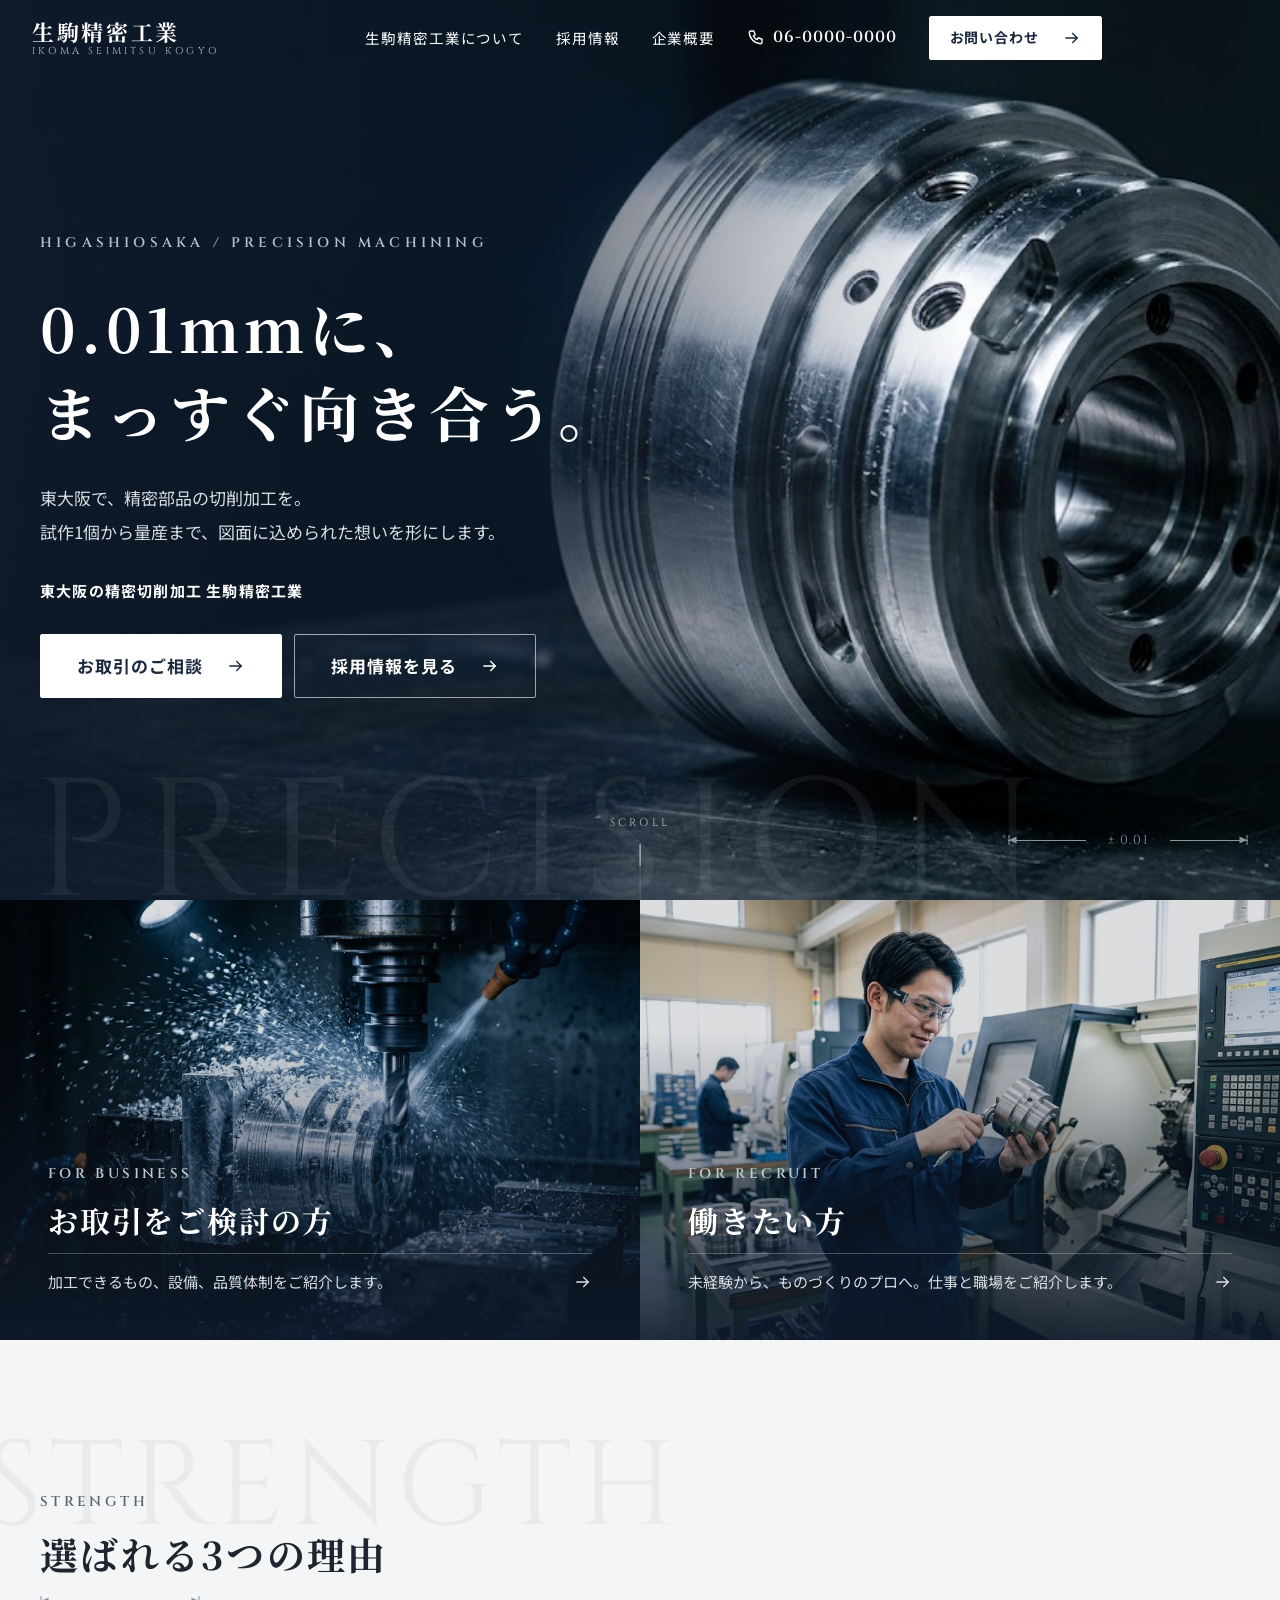
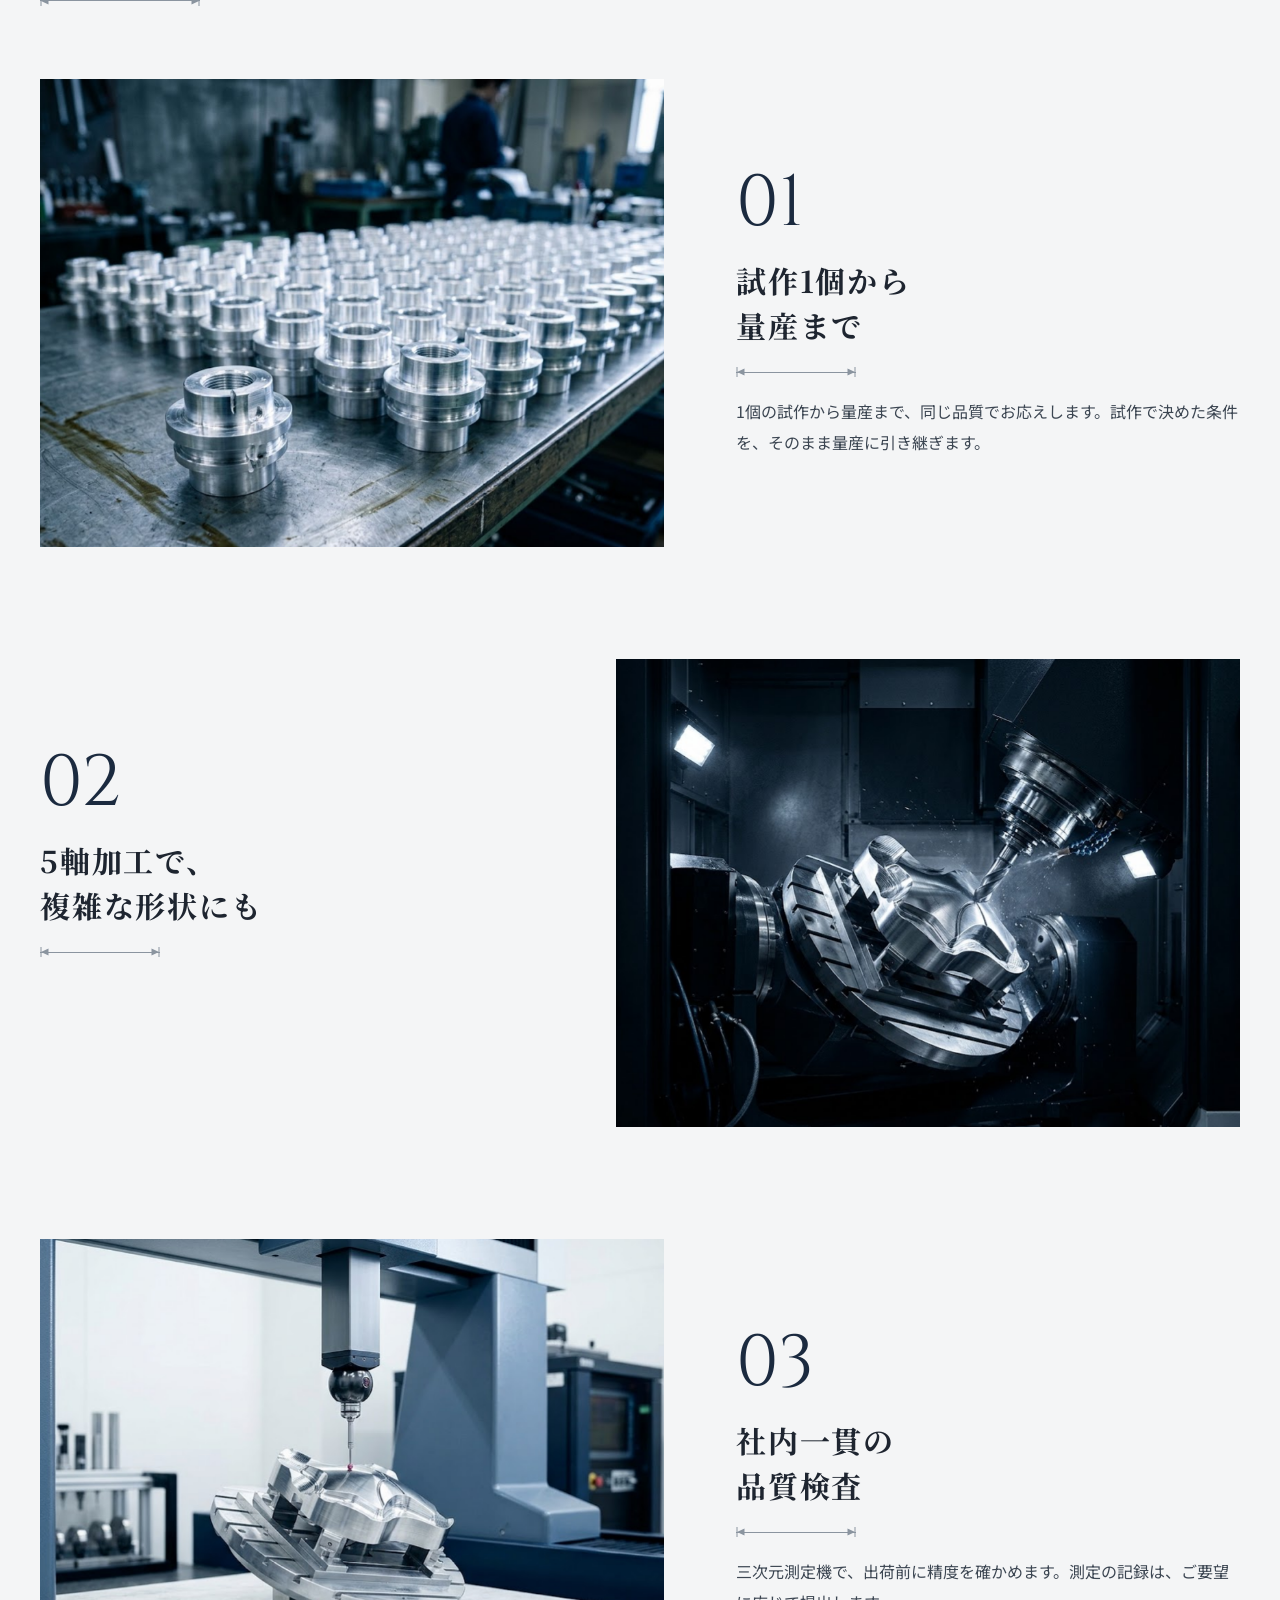
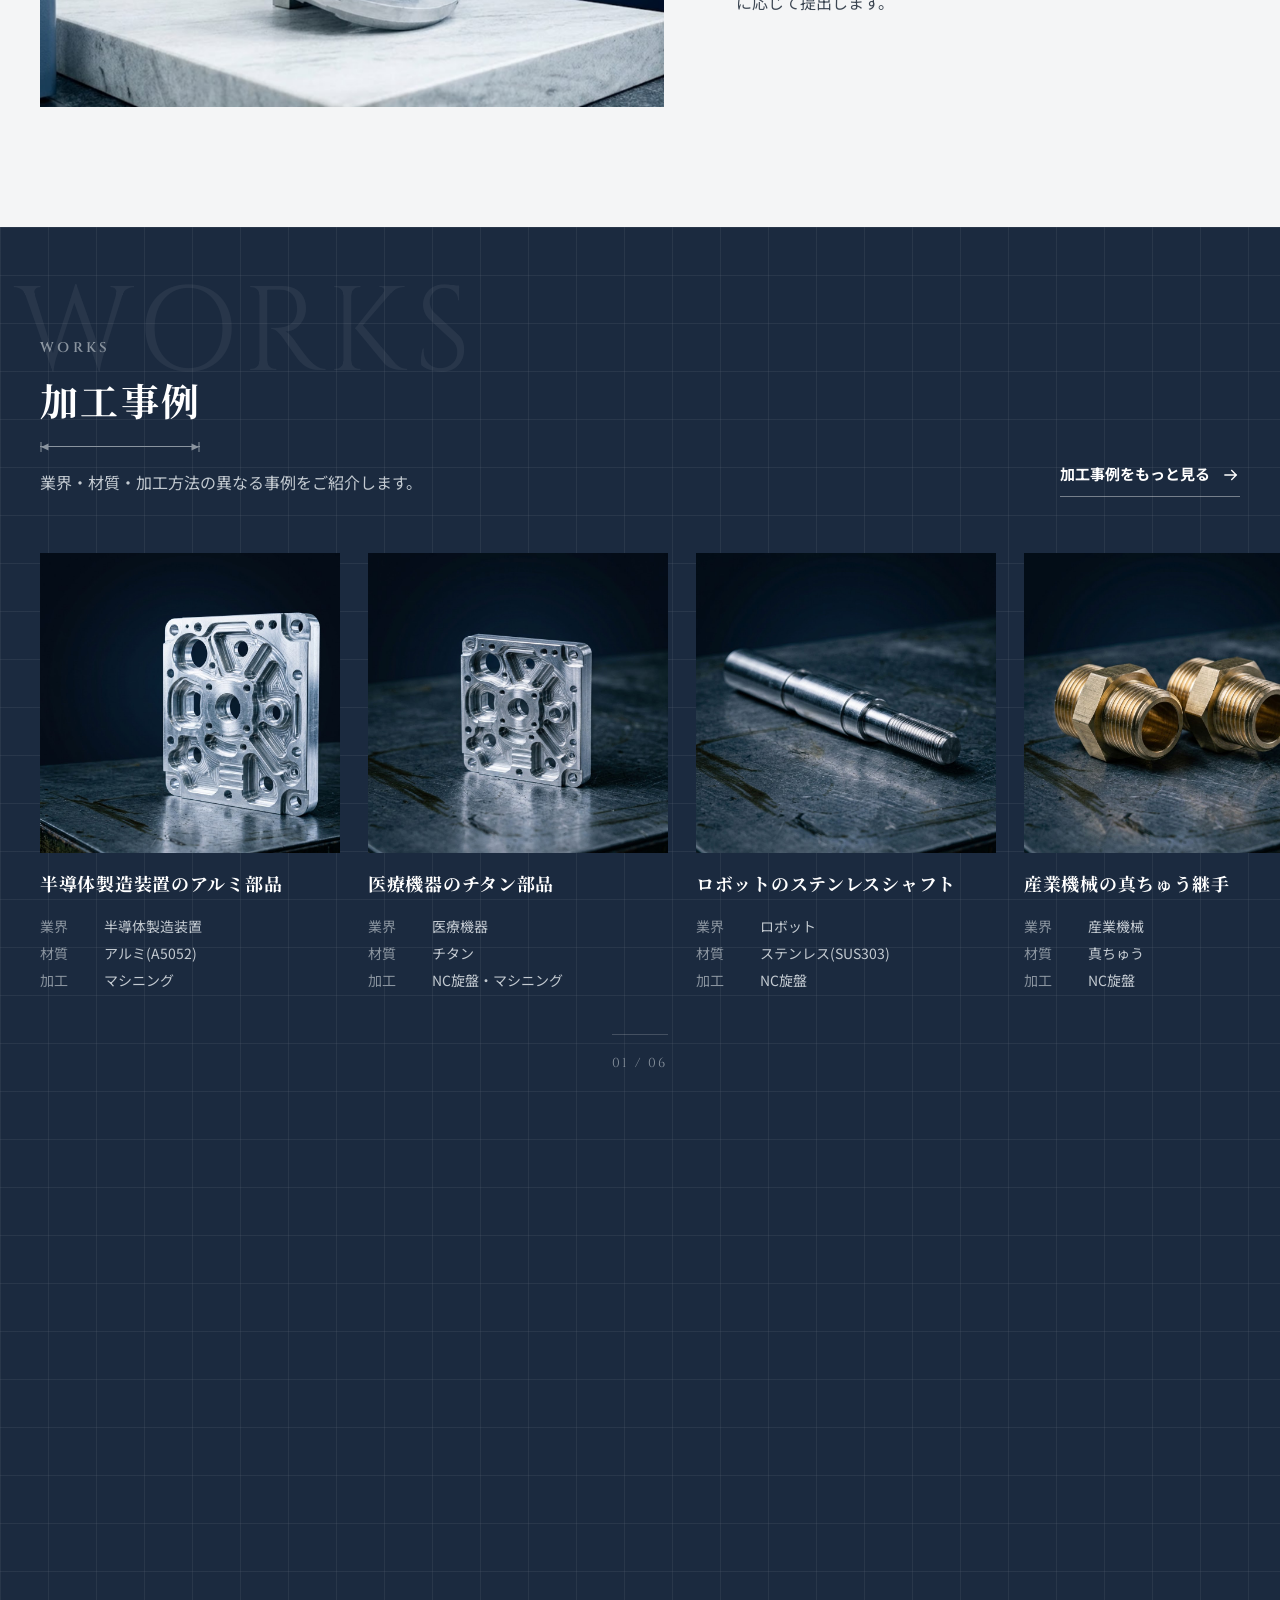
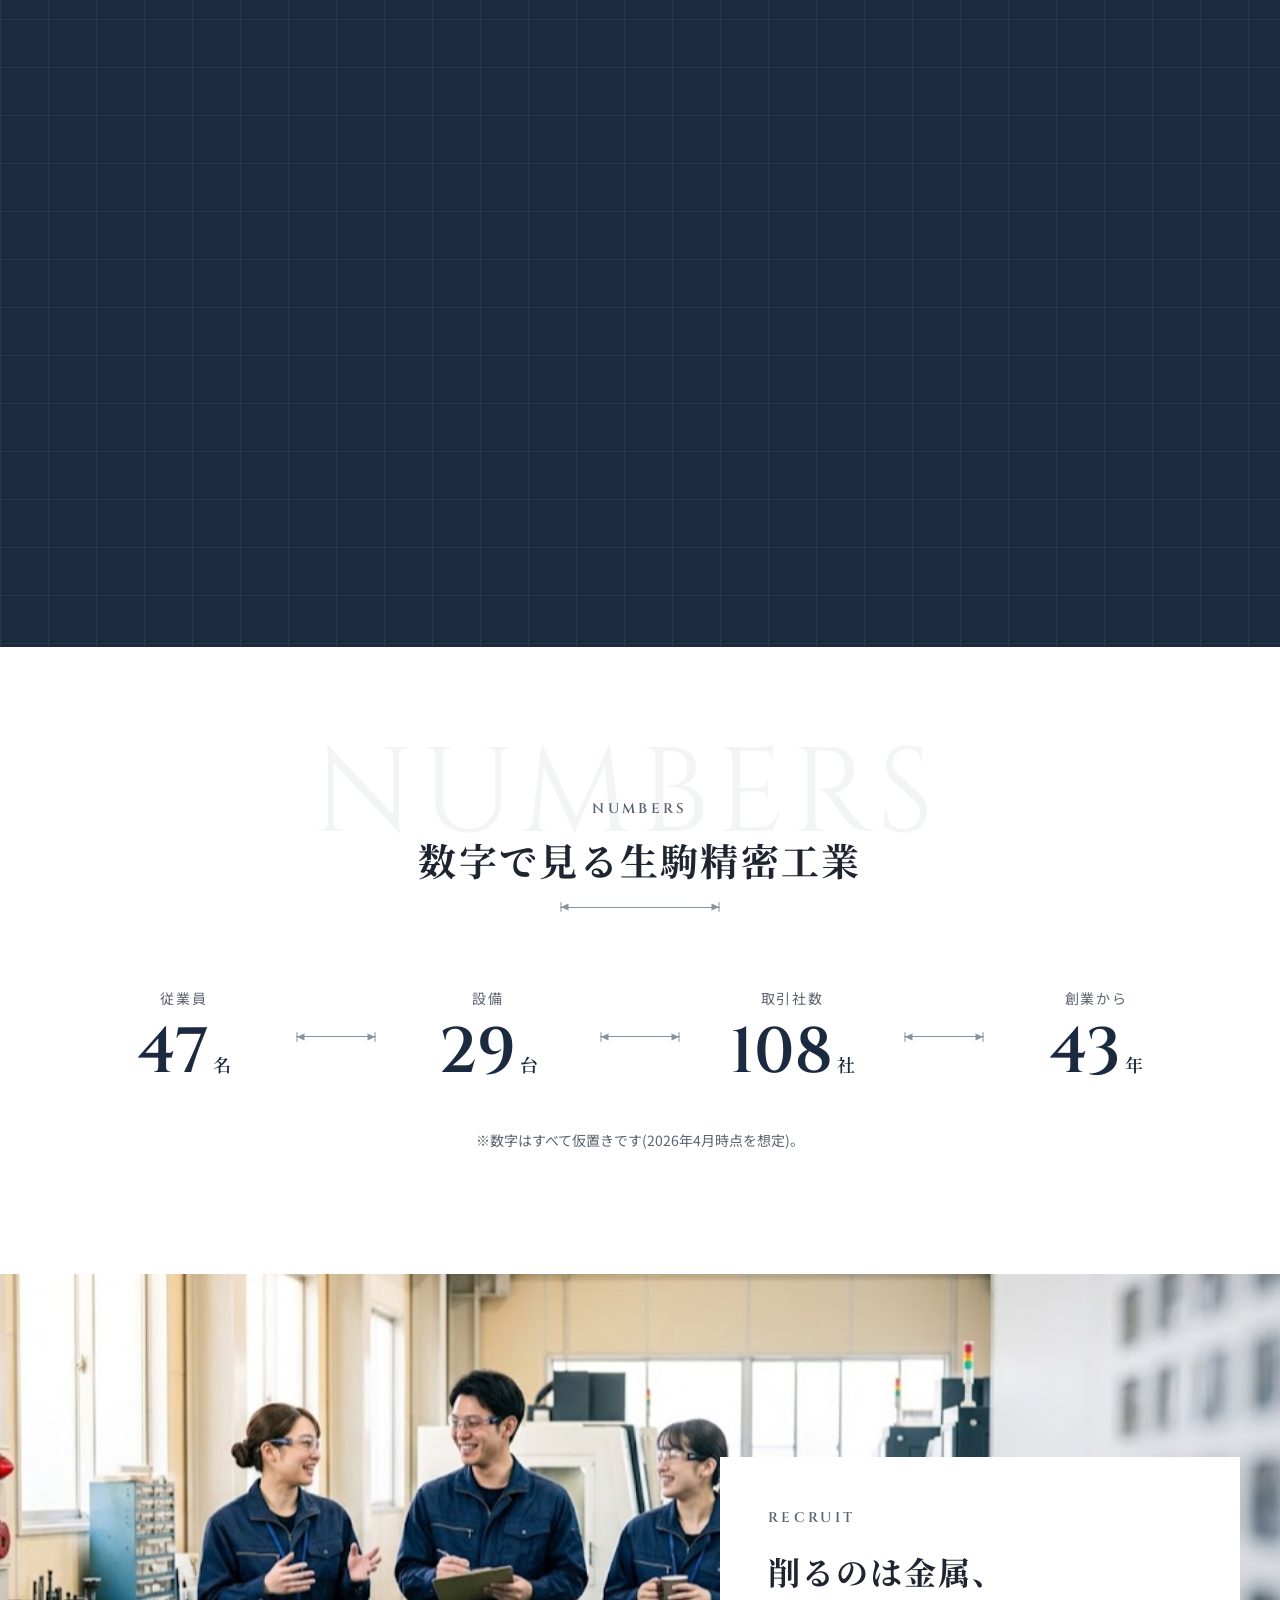
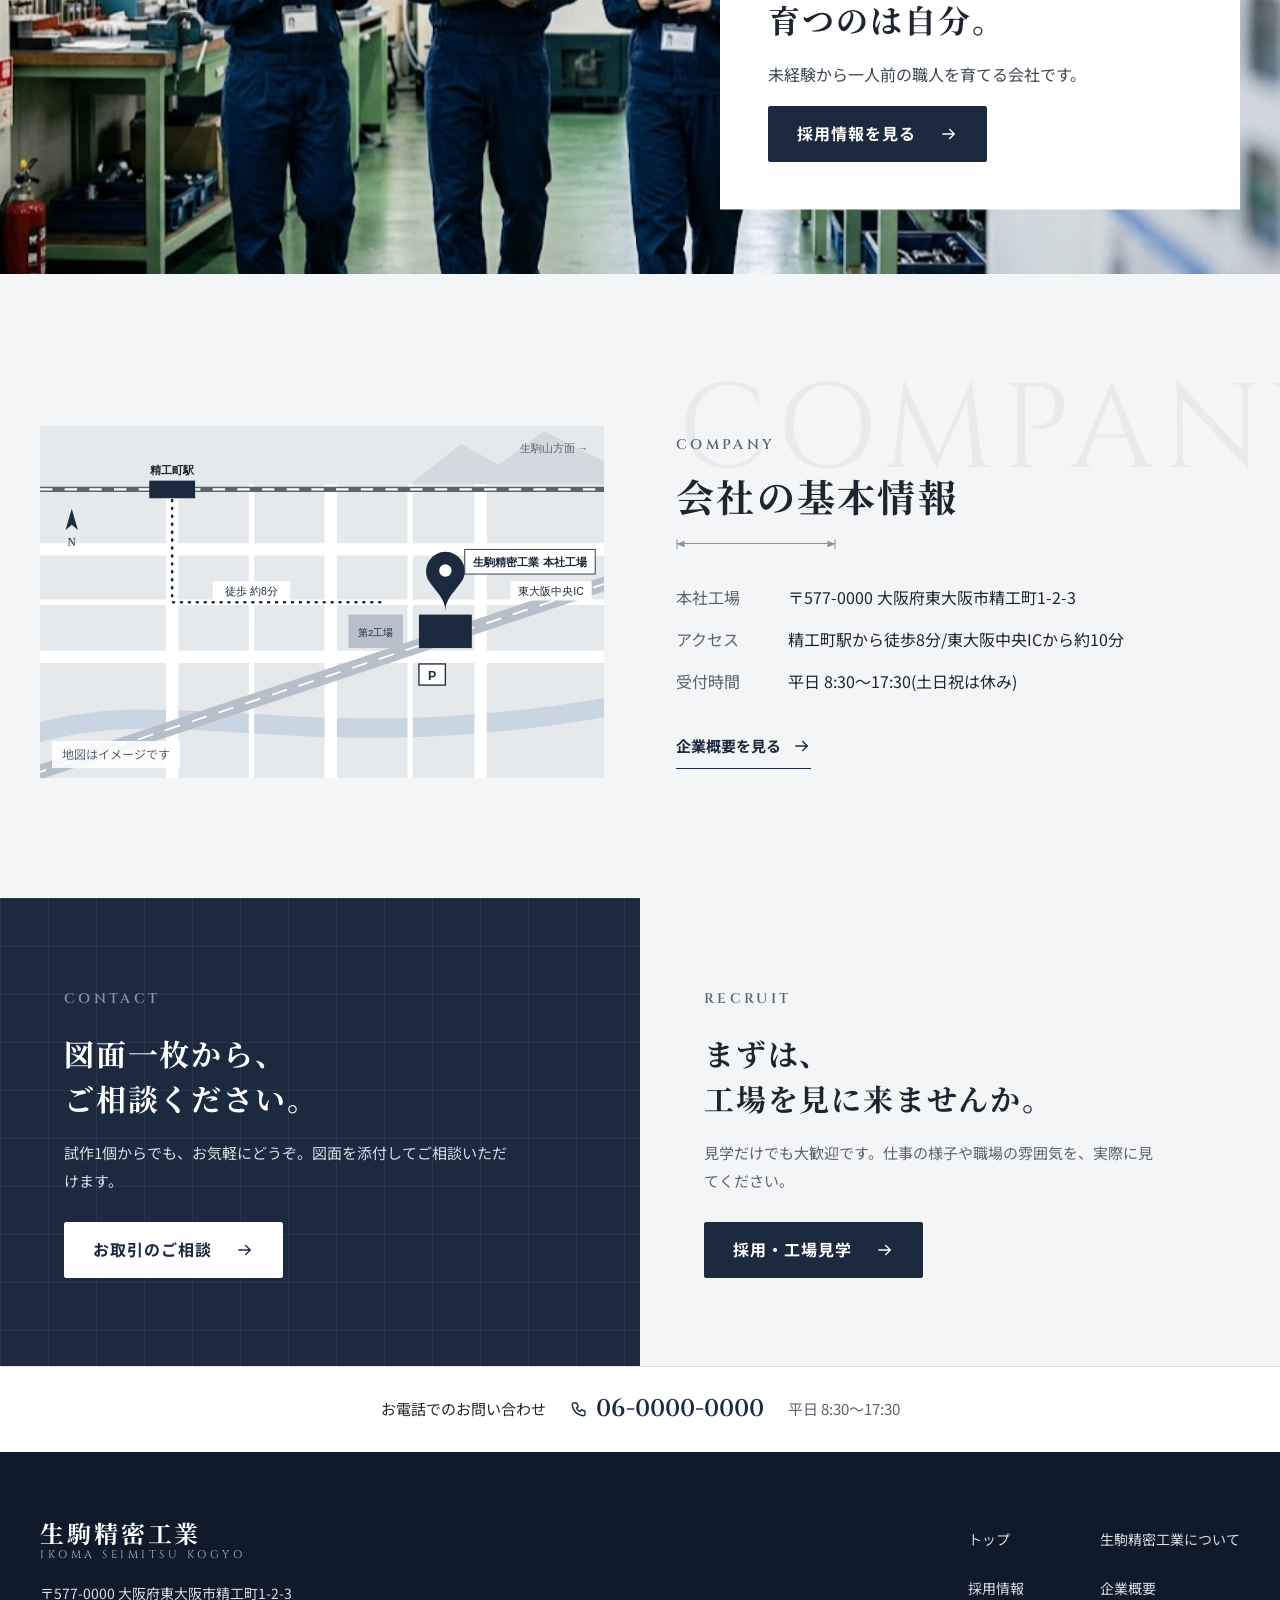
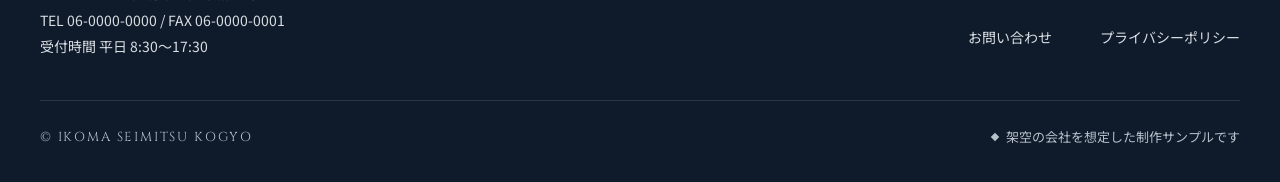
<file: index.html>
<!doctype html>
<html lang="ja">
<head>
<meta charset="utf-8">
<meta name="viewport" content="width=device-width, initial-scale=1">
<title>東大阪の精密切削加工・試作|株式会社 生駒精密工業(制作サンプル)</title>
<meta name="description" content="大阪・東大阪の精密切削加工メーカー、生駒精密工業です。NC旋盤・マシニングセンタ・5軸加工機で、ステンレス・アルミ・チタン・真ちゅうの精密部品を試作1個から量産まで。※架空の会社を想定した制作サンプルです。">
<meta name="robots" content="noindex">
<meta property="og:title" content="株式会社 生駒精密工業(制作サンプル)">
<meta property="og:description" content="0.01mmに、まっすぐ向き合う。東大阪の精密切削加工メーカーのコーポレートサイト。架空の会社を想定した制作サンプルです。">
<meta property="og:type" content="website">
<meta property="og:image" content="assets/img/ogp.jpg">
<meta name="theme-color" content="#0F1A2A">
<link rel="icon" href="assets/img/favicon.svg" type="image/svg+xml">
<link rel="preload" as="image" href="assets/img/top_hero.jpg" fetchpriority="high">
<link rel="preconnect" href="https://fonts.googleapis.com">
<link rel="preconnect" href="https://fonts.gstatic.com" crossorigin>
<link rel="stylesheet" href="https://fonts.googleapis.com/css2?family=Cinzel:wght@400;600&family=Noto+Sans+JP:wght@400;700&family=Noto+Serif+JP:wght@600;700&display=swap">
<script>document.documentElement.classList.add('js');</script>
<link rel="stylesheet" href="assets/css/style.css">
<script type="application/ld+json">
{
  "@context": "https://schema.org",
  "@type": "LocalBusiness",
  "name": "株式会社 生駒精密工業",
  "alternateName": "IKOMA SEIMITSU KOGYO",
  "description": "東大阪の精密切削加工メーカー。NC旋盤・マシニングセンタ・5軸加工機による試作1個から量産まで。(架空の会社を想定した制作サンプル)",
  "telephone": "06-0000-0000",
  "faxNumber": "06-0000-0001",
  "image": "assets/img/ogp.jpg",
  "address": {
    "@type": "PostalAddress",
    "postalCode": "577-0000",
    "addressRegion": "大阪府",
    "addressLocality": "東大阪市",
    "streetAddress": "精工町1-2-3",
    "addressCountry": "JP"
  },
  "openingHoursSpecification": {
    "@type": "OpeningHoursSpecification",
    "dayOfWeek": ["Monday", "Tuesday", "Wednesday", "Thursday", "Friday"],
    "opens": "08:30",
    "closes": "17:30"
  },
  "foundingDate": "1978",
  "numberOfEmployees": { "@type": "QuantitativeValue", "value": 52 }
}
</script>
</head>
<body data-page="top">
<a class="skip-link" href="#main">本文へ移動</a>

<header class="site-header">
  <div class="site-header__inner">
    <a class="logo" href="./" aria-label="生駒精密工業 トップへ">
      <span class="logo__ja">生駒精密工業</span>
      <span class="logo__en">IKOMA SEIMITSU KOGYO</span>
    </a>
    <nav class="gnav" id="gnav" aria-label="メインメニュー">
      <ul class="gnav__list">
        <li><a class="gnav__link" href="about/">生駒精密工業について</a></li>
        <li><a class="gnav__link" href="recruit/">採用情報</a></li>
        <li><a class="gnav__link" href="company/">企業概要</a></li>
      </ul>
      <a class="gnav__tel" href="tel:0600000000" data-tel="header">
        <span class="gnav__tel-num"><svg width="18" height="18" viewBox="0 0 24 24" fill="none" stroke="currentColor" stroke-width="1.8" stroke-linejoin="round" aria-hidden="true"><path d="M5 4h4l2 5-2.5 1.5a11 11 0 0 0 5 5L15 13l5 2v4a2 2 0 0 1-2 2A16 16 0 0 1 3 6a2 2 0 0 1 2-2"/></svg>06-0000-0000</span>
        <span class="gnav__tel-hours">平日 8:30〜17:30</span>
      </a>
      <a class="btn btn--sm gnav__cta" href="contact/" data-cta="header-contact">お問い合わせ<svg width="18" height="18" viewBox="0 0 24 24" fill="none" stroke="currentColor" stroke-width="1.8" stroke-linecap="square" aria-hidden="true"><path d="M4 12h15M13 6l6 6-6 6"/></svg></a>
    </nav>
    <div class="header-actions">
      <a class="header-tel-icon" href="tel:0600000000" aria-label="電話する(06-0000-0000)" data-tel="header-sp"><svg width="20" height="20" viewBox="0 0 24 24" fill="none" stroke="currentColor" stroke-width="1.8" stroke-linejoin="round" aria-hidden="true"><path d="M5 4h4l2 5-2.5 1.5a11 11 0 0 0 5 5L15 13l5 2v4a2 2 0 0 1-2 2A16 16 0 0 1 3 6a2 2 0 0 1 2-2"/></svg></a>
      <button class="menu-btn" type="button" aria-expanded="false" aria-controls="gnav" aria-label="メニューを開く"><span class="menu-btn__bars"></span></button>
    </div>
  </div>
</header>

<main id="main">

  <!-- 1. ファーストビュー -->
  <section class="hero" aria-labelledby="hero-h1">
    <div class="hero__media">
      <img class="hero__img" src="assets/img/top_hero.jpg" width="1024" height="572" alt="削り出したばかりの、段差と穴のあるステンレスの精密部品" fetchpriority="high">
      <span class="hero__shade" aria-hidden="true"></span>
      <span class="hero__glow" aria-hidden="true"></span>
      <span class="hero__veil" aria-hidden="true"></span>
      <span class="hero__blade" aria-hidden="true"></span>
      <span class="hero__sparks" data-sparks aria-hidden="true"></span>
    </div>
    <span class="hero__bg" aria-hidden="true">PRECISION</span>
    <div class="container hero__inner">
      <p class="hero__en">HIGASHIOSAKA / PRECISION MACHINING</p>
      <p class="hero__catch"><span>0.01mmに、</span><span>まっすぐ向き合う。</span></p>
      <p class="hero__lead">東大阪で、精密部品の切削加工を。<br class="br-pc">試作1個から量産まで、図面に込められた想いを形にします。</p>
      <h1 class="hero__h1" id="hero-h1">東大阪の精密切削加工 生駒精密工業</h1>
      <div class="btn-row">
        <a class="btn btn--light btn--lg" href="contact/?type=business" data-cta="hero-business">お取引のご相談<svg width="18" height="18" viewBox="0 0 24 24" fill="none" stroke="currentColor" stroke-width="1.8" stroke-linecap="square" aria-hidden="true"><path d="M4 12h15M13 6l6 6-6 6"/></svg></a>
        <a class="btn btn--ghost btn--lg" href="recruit/" data-cta="hero-recruit">採用情報を見る<svg width="18" height="18" viewBox="0 0 24 24" fill="none" stroke="currentColor" stroke-width="1.8" stroke-linecap="square" aria-hidden="true"><path d="M4 12h15M13 6l6 6-6 6"/></svg></a>
      </div>
    </div>
    <span class="dim dim--label hero__dim" aria-hidden="true"><span>± 0.01</span></span>
    <span class="hero__scroll" aria-hidden="true">SCROLL</span>
  </section>

  <!-- 2. 2つの入口 -->
  <section class="entry-cards" aria-label="目的別のご案内">
    <a class="entry-card" href="about/" data-cta="entry-business">
      <img src="assets/img/top_entry_business.jpg" width="1024" height="765" alt="マシニングセンタでアルミのブロックを削っている瞬間" loading="lazy">
      <span class="entry-card__body">
        <span class="entry-card__en">FOR BUSINESS</span>
        <span class="entry-card__title">お取引をご検討の方</span>
        <span class="entry-card__text">加工できるもの、設備、品質体制をご紹介します。<svg width="18" height="18" viewBox="0 0 24 24" fill="none" stroke="currentColor" stroke-width="1.8" stroke-linecap="square" aria-hidden="true"><path d="M4 12h15M13 6l6 6-6 6"/></svg></span>
      </span>
    </a>
    <a class="entry-card" href="recruit/" data-cta="entry-recruit">
      <img src="assets/img/top_entry_recruit.jpg" width="1024" height="765" alt="NC旋盤の前で、削り終えた部品を確かめる若手社員" loading="lazy">
      <span class="entry-card__body">
        <span class="entry-card__en">FOR RECRUIT</span>
        <span class="entry-card__title">働きたい方</span>
        <span class="entry-card__text">未経験から、ものづくりのプロへ。仕事と職場をご紹介します。<svg width="18" height="18" viewBox="0 0 24 24" fill="none" stroke="currentColor" stroke-width="1.8" stroke-linecap="square" aria-hidden="true"><path d="M4 12h15M13 6l6 6-6 6"/></svg></span>
      </span>
    </a>
  </section>

  <!-- 3. 選ばれる3つの理由 -->
  <section class="section bg-paper" aria-labelledby="strength-title">
    <div class="container">
      <div class="sec-head">
        <span class="sec-head__bg" aria-hidden="true" data-drift>STRENGTH</span>
        <p class="sec-head__label">STRENGTH</p>
        <h2 class="sec-head__title" id="strength-title" data-reveal="cut">選ばれる3つの理由</h2>
        <span class="dim" data-reveal aria-hidden="true"></span>
      </div>
      <div class="strengths">
        <article class="strength">
          <div class="strength__photo plx" data-reveal="photo"><img src="assets/img/top_strength1.jpg" width="1024" height="765" alt="作業台に整然と並ぶアルミの精密部品と、手前に置かれた試作品" loading="lazy"></div>
          <div class="strength__body">
            <span class="strength__num" data-reveal="up">01</span>
            <h3 class="strength__title" data-reveal="cut">試作1個から<br>量産まで</h3>
            <span class="dim dim--s" data-reveal aria-hidden="true"></span>
            <p class="strength__text" data-reveal="up">1個の試作から量産まで、同じ品質でお応えします。試作で決めた条件を、そのまま量産に引き継ぎます。</p>
          </div>
        </article>
        <article class="strength">
          <div class="strength__photo plx" data-reveal="photo"><img src="assets/img/top_strength2.jpg" width="1024" height="765" alt="5軸加工機でテーブルを傾け、複雑な曲面の部品を削る様子" loading="lazy"></div>
          <div class="strength__body">
            <span class="strength__num" data-reveal="up">02</span>
            <h3 class="strength__title" data-reveal="cut">5軸加工で、<br>複雑な形状にも</h3>
            <span class="dim dim--s" data-reveal aria-hidden="true"></span>
            <p class="strength__text" data-reveal="up">一度の段取りで多くの面を削り、精度と納期を両立します。治具の設計から社内で行います。</p>
          </div>
        </article>
        <article class="strength">
          <div class="strength__photo plx" data-reveal="photo"><img src="assets/img/top_strength3.jpg" width="1024" height="765" alt="三次元測定機のプローブで金属部品の寸法を測る様子" loading="lazy"></div>
          <div class="strength__body">
            <span class="strength__num" data-reveal="up">03</span>
            <h3 class="strength__title" data-reveal="cut">社内一貫の<br>品質検査</h3>
            <span class="dim dim--s" data-reveal aria-hidden="true"></span>
            <p class="strength__text" data-reveal="up">三次元測定機で、出荷前に精度を確かめます。測定の記録は、ご要望に応じて提出します。</p>
          </div>
        </article>
      </div>
    </div>
  </section>

  <!-- 4. 加工事例(PCは画面を固定して横に流れる) -->
  <section class="works-pin bg-navy grid-lines is-dark" data-pin aria-labelledby="works-title">
    <div class="works-pin__sticky">
      <div class="container works-pin__head">
        <div class="sec-head">
          <span class="sec-head__bg" aria-hidden="true" data-drift>WORKS</span>
          <p class="sec-head__label">WORKS</p>
          <h2 class="sec-head__title" id="works-title" data-reveal="cut">加工事例</h2>
          <span class="dim" data-reveal aria-hidden="true"></span>
          <p class="sec-head__lead">業界・材質・加工方法の異なる事例をご紹介します。</p>
        </div>
        <a class="text-link" href="about/#works" data-cta="top-works-more">加工事例をもっと見る<svg width="18" height="18" viewBox="0 0 24 24" fill="none" stroke="currentColor" stroke-width="1.8" stroke-linecap="square" aria-hidden="true"><path d="M4 12h15M13 6l6 6-6 6"/></svg></a>
      </div>
      <ul class="works-track" aria-label="加工事例の一覧(横にスクロールできます)">
        <li class="work-card">
          <div class="work-card__photo"><img src="assets/img/works1.jpg" width="1024" height="1024" alt="多数の穴とポケット加工があるアルミの板状部品(マシニング加工)" loading="lazy"></div>
          <h3 class="work-card__title">半導体製造装置のアルミ部品</h3>
          <dl class="work-card__spec"><dt>業界</dt><dd>半導体製造装置</dd><dt>材質</dt><dd>アルミ(A5052)</dd><dt>加工</dt><dd>マシニング</dd></dl>
        </li>
        <li class="work-card">
          <div class="work-card__photo"><img src="assets/img/works2.jpg" width="1024" height="1024" alt="細かい段差と溝がある小さなチタン部品(NC旋盤・マシニング加工)" loading="lazy"></div>
          <h3 class="work-card__title">医療機器のチタン部品</h3>
          <dl class="work-card__spec"><dt>業界</dt><dd>医療機器</dd><dt>材質</dt><dd>チタン</dd><dt>加工</dt><dd>NC旋盤・マシニング</dd></dl>
        </li>
        <li class="work-card">
          <div class="work-card__photo"><img src="assets/img/works3.jpg" width="1024" height="1024" alt="段付きでねじが切られた細長いステンレスのシャフト(NC旋盤加工)" loading="lazy"></div>
          <h3 class="work-card__title">ロボットのステンレスシャフト</h3>
          <dl class="work-card__spec"><dt>業界</dt><dd>ロボット</dd><dt>材質</dt><dd>ステンレス(SUS303)</dd><dt>加工</dt><dd>NC旋盤</dd></dl>
        </li>
        <li class="work-card">
          <div class="work-card__photo"><img src="assets/img/works4.jpg" width="1024" height="1024" alt="六角部とねじ山のある真ちゅうの継手部品(NC旋盤加工)" loading="lazy"></div>
          <h3 class="work-card__title">産業機械の真ちゅう継手</h3>
          <dl class="work-card__spec"><dt>業界</dt><dd>産業機械</dd><dt>材質</dt><dd>真ちゅう</dd><dt>加工</dt><dd>NC旋盤</dd></dl>
        </li>
        <li class="work-card">
          <div class="work-card__photo"><img src="assets/img/works5.jpg" width="1024" height="1024" alt="ねじれた羽根が並ぶアルミ削り出しのインペラ(5軸加工)" loading="lazy"></div>
          <h3 class="work-card__title">5軸加工のインペラ</h3>
          <dl class="work-card__spec"><dt>業界</dt><dd>産業機械</dd><dt>材質</dt><dd>アルミ(A7075)</dd><dt>加工</dt><dd>5軸加工</dd></dl>
        </li>
        <li class="work-card">
          <div class="work-card__photo"><img src="assets/img/works6.jpg" width="1024" height="1024" alt="先端に細い穴が開いた円すい形のステンレスの精密ノズル(NC旋盤加工)" loading="lazy"></div>
          <h3 class="work-card__title">精密ノズル</h3>
          <dl class="work-card__spec"><dt>業界</dt><dd>産業機械</dd><dt>材質</dt><dd>ステンレス(SUS304)</dd><dt>加工</dt><dd>NC旋盤</dd></dl>
        </li>
      </ul>
      <div class="works-pin__foot">
        <div class="works-progress" aria-hidden="true"><span></span></div>
        <p class="works-pin__count" aria-hidden="true" data-pin-count>01 / 06</p>
      </div>
    </div>
  </section>

  <!-- 5. 数字で見る生駒精密工業 -->
  <section class="section bg-white" aria-labelledby="numbers-title">
    <div class="container">
      <div class="sec-head sec-head--center">
        <span class="sec-head__bg" aria-hidden="true" data-drift>NUMBERS</span>
        <p class="sec-head__label">NUMBERS</p>
        <h2 class="sec-head__title" id="numbers-title" data-reveal="cut">数字で見る生駒精密工業</h2>
        <span class="dim" data-reveal aria-hidden="true"></span>
      </div>
      <div class="numbers">
        <div class="number" data-reveal="up">
          <span class="number__label">従業員</span>
          <span class="number__value"><span data-count="52">52</span><span class="number__unit">名</span></span>
        </div>
        <span class="dim dim--xs" data-reveal aria-hidden="true"></span>
        <div class="number" data-reveal="up" style="--d:100ms">
          <span class="number__label">設備</span>
          <span class="number__value"><span data-count="32">32</span><span class="number__unit">台</span></span>
        </div>
        <span class="dim dim--xs" data-reveal aria-hidden="true"></span>
        <div class="number" data-reveal="up" style="--d:200ms">
          <span class="number__label">取引社数</span>
          <span class="number__value"><span data-count="120">120</span><span class="number__unit">社</span></span>
        </div>
        <span class="dim dim--xs" data-reveal aria-hidden="true"></span>
        <div class="number" data-reveal="up" style="--d:300ms">
          <span class="number__label">創業から</span>
          <span class="number__value"><span data-count="48">48</span><span class="number__unit">年</span></span>
        </div>
      </div>
      <p class="note" style="text-align:center;margin-top:40px">※数字はすべて仮置きです(2026年4月時点を想定)。</p>
    </div>
  </section>

  <!-- 6. 採用への案内 -->
  <section class="recruit-band" aria-labelledby="recruit-band-title">
    <div class="plx"><img src="assets/img/top_recruit.jpg" width="1024" height="572" alt="工場の通路を、笑顔で話しながら歩く若手社員たち" loading="lazy"></div>
    <div class="container recruit-band__inner">
      <div class="recruit-band__box" data-reveal="up">
        <span class="recruit-band__en">RECRUIT</span>
        <h2 class="recruit-band__title" id="recruit-band-title" data-reveal="cut">削るのは金属、<br>育つのは自分。</h2>
        <p class="recruit-band__text">未経験から一人前の職人を育てる会社です。</p>
        <a class="btn" href="recruit/" data-cta="top-recruit-band">採用情報を見る<svg width="18" height="18" viewBox="0 0 24 24" fill="none" stroke="currentColor" stroke-width="1.8" stroke-linecap="square" aria-hidden="true"><path d="M4 12h15M13 6l6 6-6 6"/></svg></a>
      </div>
    </div>
  </section>

  <!-- 7. 会社の基本情報 -->
  <section class="section bg-paper" aria-labelledby="company-title">
    <div class="container split">
      <div class="map" data-reveal="photo">
        <svg viewBox="0 0 640 400" role="img" aria-label="本社工場の周辺地図(イラスト)。精工町駅から徒歩約8分、東大阪中央ICから車で約10分。">
          <rect width="640" height="400" fill="#E6E9EC"/>
          <path d="M420 66 L478 20 L520 44 L572 6 L640 40 V66Z" fill="#D3D9DF"/>
          <text x="622" y="30" text-anchor="end" font-size="12" fill="#5A6470" font-family="sans-serif">生駒山方面 →</text>
          <path d="M-10 350 C 160 300, 300 380, 650 318" stroke="#C9D6E2" stroke-width="22" fill="none"/>
          <g stroke="#FFFFFF" fill="none">
            <path d="M0 140H640M0 262H640M150 66V400M330 66V400M500 66V400" stroke-width="14"/>
            <path d="M0 200H640M240 66V400M420 66V400" stroke-width="6"/>
          </g>
          <path d="M-10 396 L650 176" stroke="#B7C0CA" stroke-width="16"/>
          <path d="M-10 396 L650 176" stroke="#FFFFFF" stroke-width="2" stroke-dasharray="18 14"/>
          <rect x="534" y="176" width="92" height="22" fill="#FFFFFF"/>
          <text x="580" y="192" text-anchor="middle" font-size="12" fill="#1E2530" font-family="sans-serif">東大阪中央IC</text>
          <path d="M0 72H640" stroke="#5A6470" stroke-width="6"/>
          <path d="M0 72H640" stroke="#FFFFFF" stroke-width="2.5" stroke-dasharray="14 14"/>
          <rect x="124" y="62" width="52" height="20" fill="#1B2A3F"/>
          <text x="150" y="54" text-anchor="middle" font-size="13" font-weight="700" fill="#1E2530" font-family="sans-serif">精工町駅</text>
          <path d="M150 84 V200 H392" stroke="#1B2A3F" stroke-width="3" stroke-linecap="round" stroke-dasharray="1 8" fill="none"/>
          <rect x="196" y="176" width="88" height="22" fill="#FFFFFF"/>
          <text x="240" y="192" text-anchor="middle" font-size="12" fill="#1B2A3F" font-family="sans-serif">徒歩 約8分</text>
          <rect x="430" y="214" width="60" height="38" fill="#1B2A3F"/>
          <rect x="350" y="214" width="62" height="38" fill="#B7C0CA"/>
          <text x="381" y="238" text-anchor="middle" font-size="11" fill="#1E2530" font-family="sans-serif">第2工場</text>
          <rect x="430" y="270" width="30" height="24" fill="#FFFFFF" stroke="#1B2A3F" stroke-width="1.5"/>
          <text x="445" y="288" text-anchor="middle" font-size="14" font-weight="700" fill="#1B2A3F" font-family="sans-serif">P</text>
          <path d="M460 214 c0 -14 -11 -22 -20 -36 a22 22 0 1 1 40 0 c-9 14 -20 22 -20 36z" fill="#1B2A3F" transform="translate(0,-4)"/>
          <circle cx="460" cy="164" r="7" fill="#FFFFFF"/>
          <rect x="482" y="140" width="148" height="28" fill="#FFFFFF" stroke="#1B2A3F"/>
          <text x="556" y="159" text-anchor="middle" font-size="13" font-weight="700" fill="#1B2A3F" font-family="sans-serif">生駒精密工業 本社工場</text>
          <g transform="translate(36 112)" font-family="serif"><path d="M0 -18 L7 6 L0 0 L-7 6Z" fill="#1B2A3F"/><text x="0" y="24" text-anchor="middle" font-size="13" fill="#1B2A3F">N</text></g>
        </svg>
        <span class="map__note">地図はイメージです</span>
      </div>
      <div>
        <div class="sec-head" style="margin-bottom:32px">
          <span class="sec-head__bg" aria-hidden="true" data-drift>COMPANY</span>
          <p class="sec-head__label">COMPANY</p>
          <h2 class="sec-head__title" id="company-title" data-reveal="cut">会社の基本情報</h2>
          <span class="dim" data-reveal aria-hidden="true"></span>
        </div>
        <dl class="info-list" data-reveal="up">
          <dt>本社工場</dt><dd>〒577-0000 大阪府東大阪市精工町1-2-3</dd>
          <dt>アクセス</dt><dd>精工町駅から徒歩8分/東大阪中央ICから約10分</dd>
          <dt>受付時間</dt><dd>平日 8:30〜17:30(土日祝は休み)</dd>
        </dl>
        <p style="margin-top:28px"><a class="text-link" href="company/" data-cta="top-company">企業概要を見る<svg width="18" height="18" viewBox="0 0 24 24" fill="none" stroke="currentColor" stroke-width="1.8" stroke-linecap="square" aria-hidden="true"><path d="M4 12h15M13 6l6 6-6 6"/></svg></a></p>
      </div>
    </div>
  </section>

  <!-- 8. 2つの入口 -->
  <section class="cta-duo" aria-label="お問い合わせ">
    <div class="cta-panel cta-panel--biz grid-lines">
      <span class="cta-panel__en">CONTACT</span>
      <h2 class="cta-panel__title" data-reveal="cut">図面一枚から、<br>ご相談ください。</h2>
      <p class="cta-panel__text">試作1個からでも、お気軽にどうぞ。図面を添付してご相談いただけます。</p>
      <a class="btn btn--light" href="contact/?type=business" data-cta="duo-business">お取引のご相談<svg width="18" height="18" viewBox="0 0 24 24" fill="none" stroke="currentColor" stroke-width="1.8" stroke-linecap="square" aria-hidden="true"><path d="M4 12h15M13 6l6 6-6 6"/></svg></a>
    </div>
    <div class="cta-panel cta-panel--rec">
      <span class="cta-panel__en">RECRUIT</span>
      <h2 class="cta-panel__title" data-reveal="cut">まずは、<br>工場を見に来ませんか。</h2>
      <p class="cta-panel__text">見学だけでも大歓迎です。仕事の様子や職場の雰囲気を、実際に見てください。</p>
      <a class="btn" href="contact/?type=recruit" data-cta="duo-recruit">採用・工場見学<svg width="18" height="18" viewBox="0 0 24 24" fill="none" stroke="currentColor" stroke-width="1.8" stroke-linecap="square" aria-hidden="true"><path d="M4 12h15M13 6l6 6-6 6"/></svg></a>
    </div>
  </section>
  <div class="tel-bar">
    <span>お電話でのお問い合わせ</span>
    <a class="tel-bar__num" href="tel:0600000000" data-tel="tel-bar"><svg width="18" height="18" viewBox="0 0 24 24" fill="none" stroke="currentColor" stroke-width="1.8" stroke-linejoin="round" aria-hidden="true"><path d="M5 4h4l2 5-2.5 1.5a11 11 0 0 0 5 5L15 13l5 2v4a2 2 0 0 1-2 2A16 16 0 0 1 3 6a2 2 0 0 1 2-2"/></svg>06-0000-0000</a>
    <span class="tel-bar__hours">平日 8:30〜17:30</span>
  </div>

</main>

<footer class="site-footer">
  <div class="container site-footer__inner">
    <div class="site-footer__top">
      <div class="site-footer__company">
        <a class="logo" href="./"><span class="logo__ja">生駒精密工業</span><span class="logo__en">IKOMA SEIMITSU KOGYO</span></a>
        <address class="site-footer__address">〒577-0000 大阪府東大阪市精工町1-2-3<br>TEL <a href="tel:0600000000" data-tel="footer">06-0000-0000</a> / FAX 06-0000-0001<br>受付時間 平日 8:30〜17:30</address>
      </div>
      <nav class="site-footer__nav" aria-label="フッターメニュー">
        <a href="./">トップ</a>
        <a href="about/">生駒精密工業について</a>
        <a href="recruit/">採用情報</a>
        <a href="company/">企業概要</a>
        <a href="contact/">お問い合わせ</a>
        <a href="privacy/">プライバシーポリシー</a>
      </nav>
    </div>
    <div class="site-footer__bottom">
      <span class="site-footer__copy">© IKOMA SEIMITSU KOGYO</span>
      <span class="sample-note">架空の会社を想定した制作サンプルです</span>
    </div>
  </div>
</footer>

<script src="assets/js/main.js" defer></script>
</body>
</html>
</file>
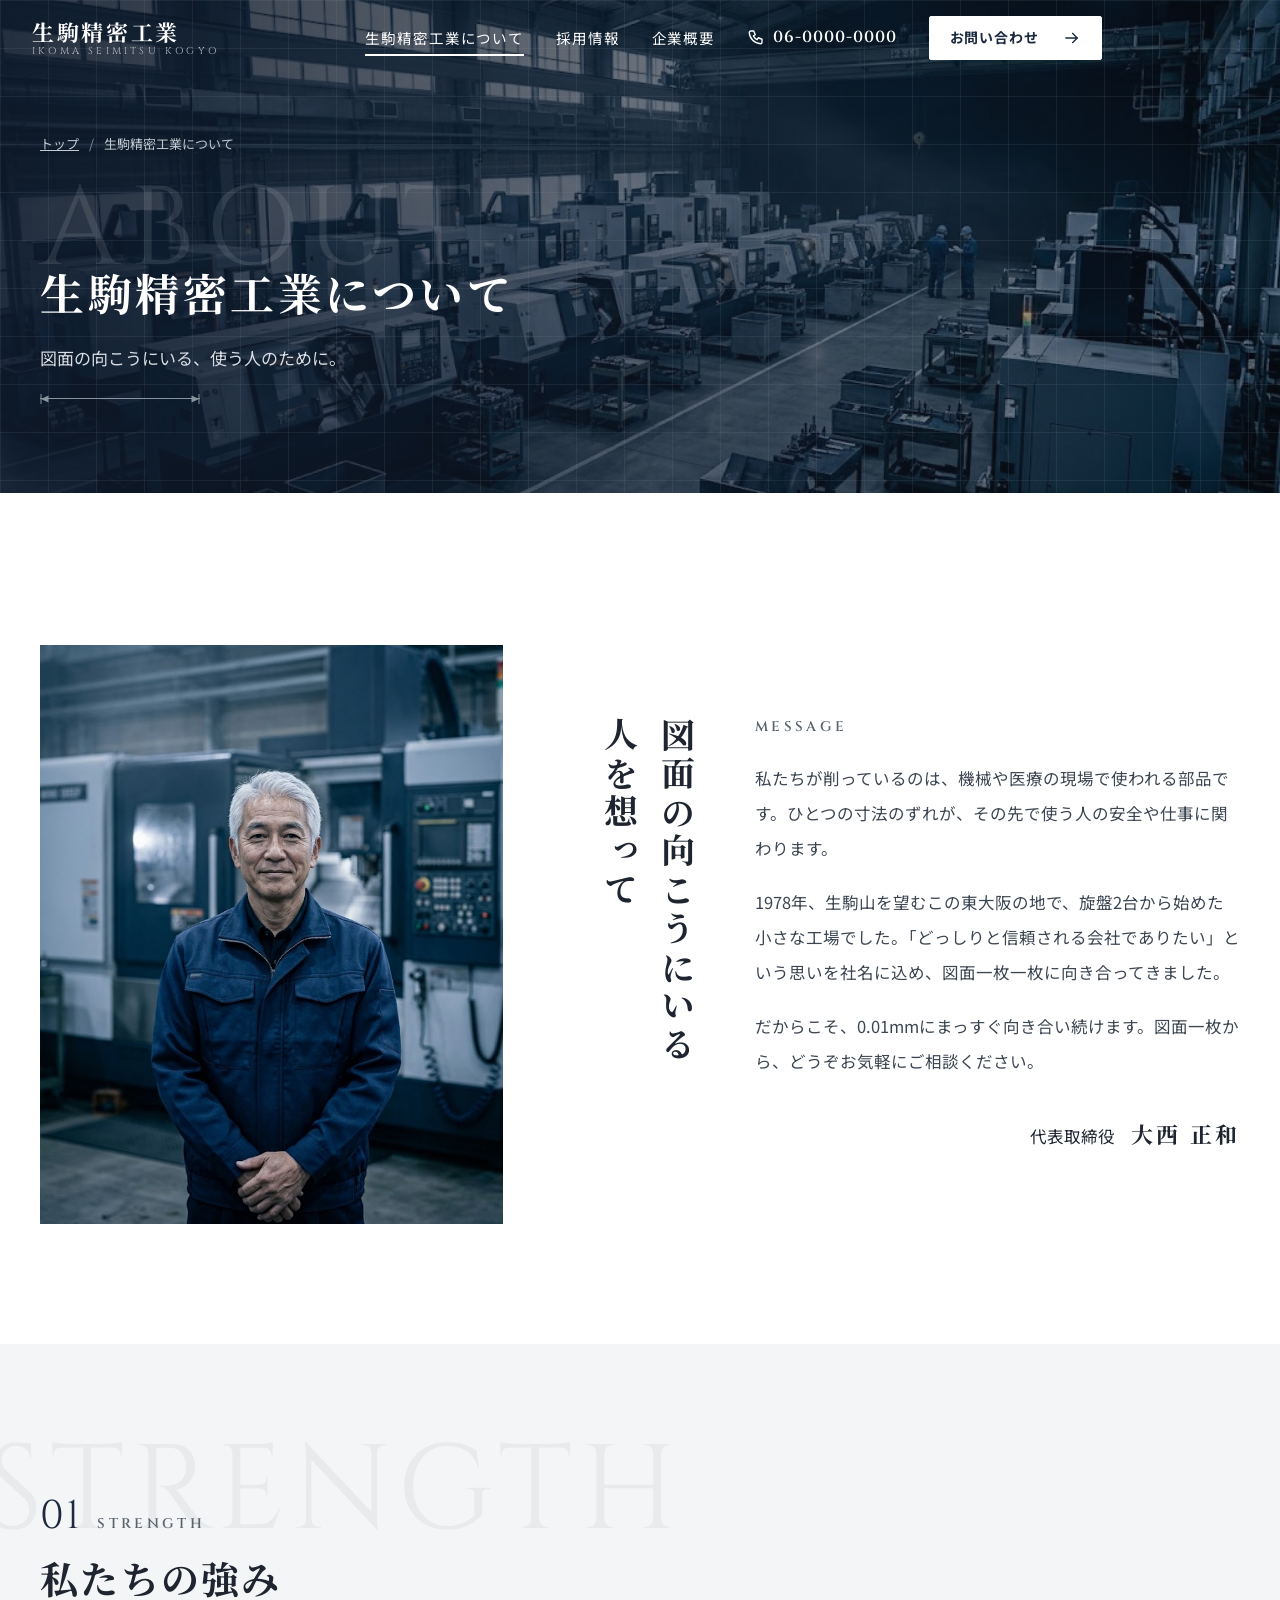
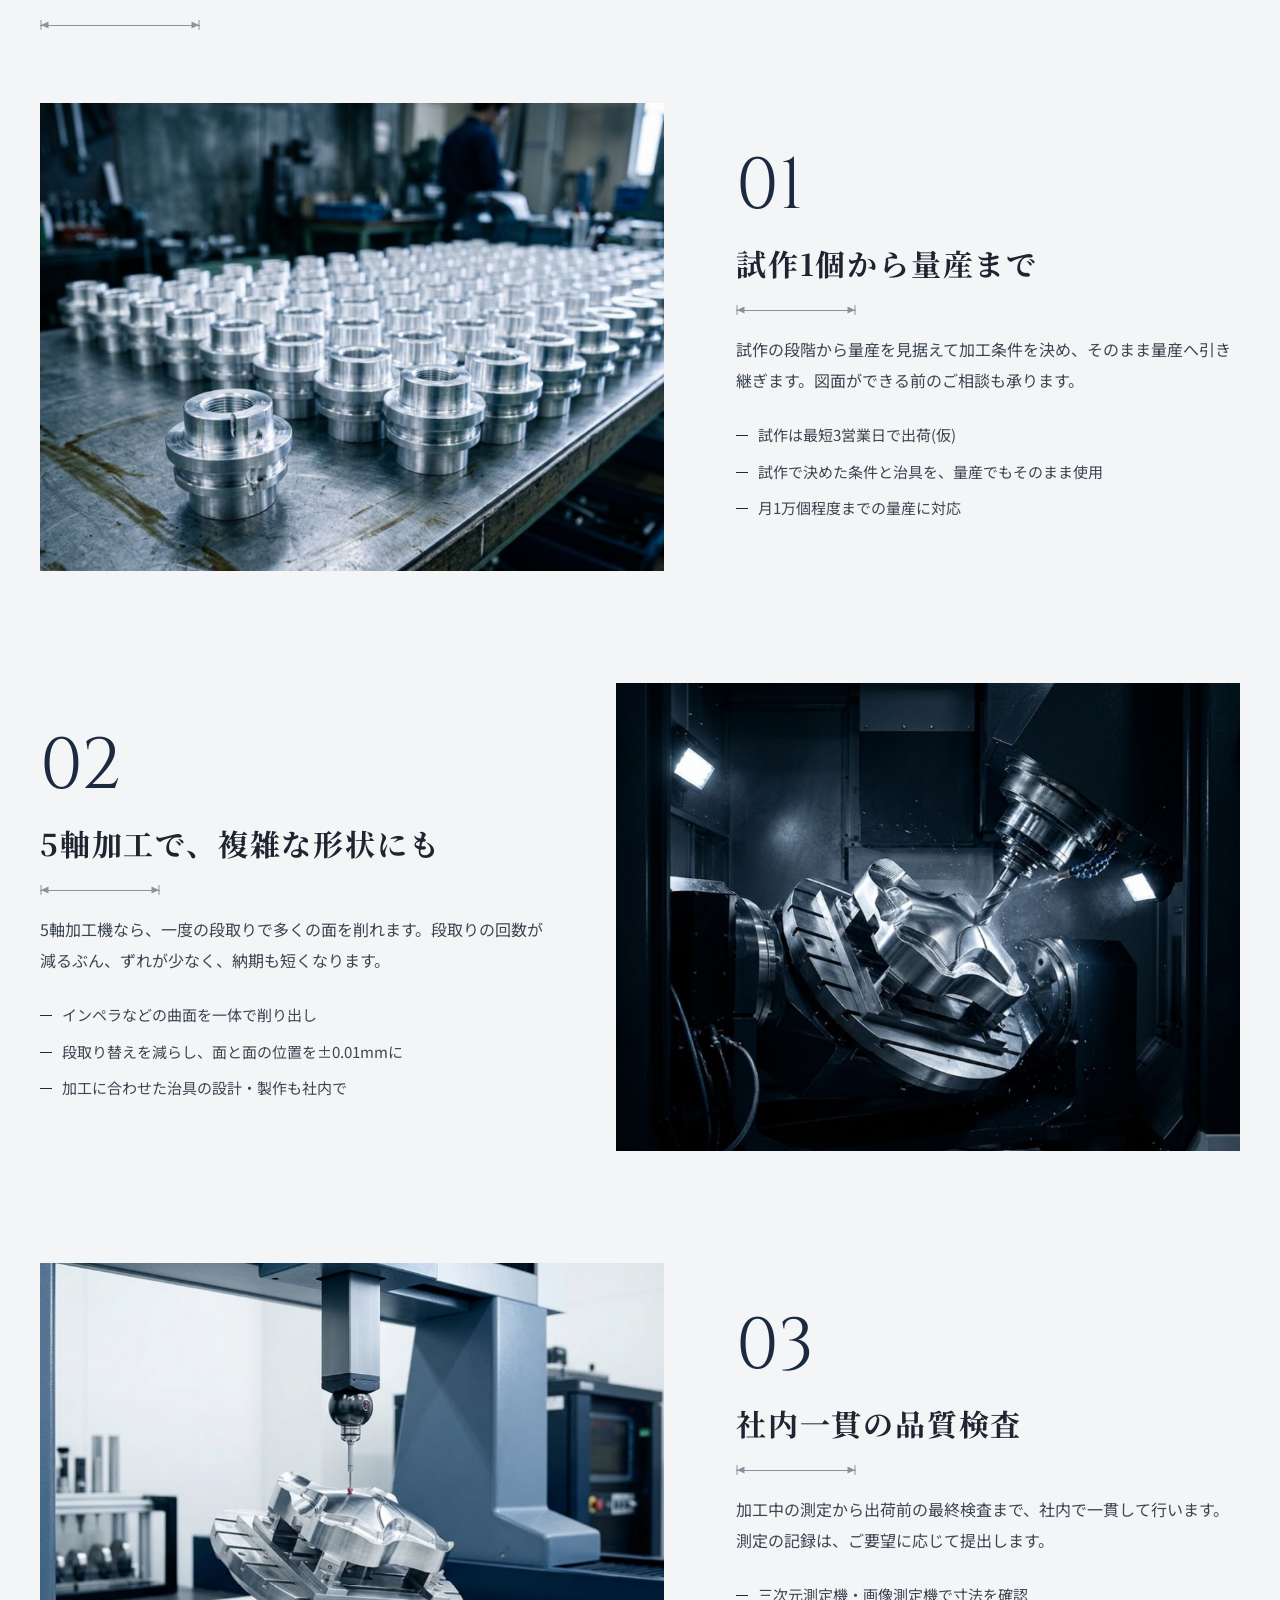
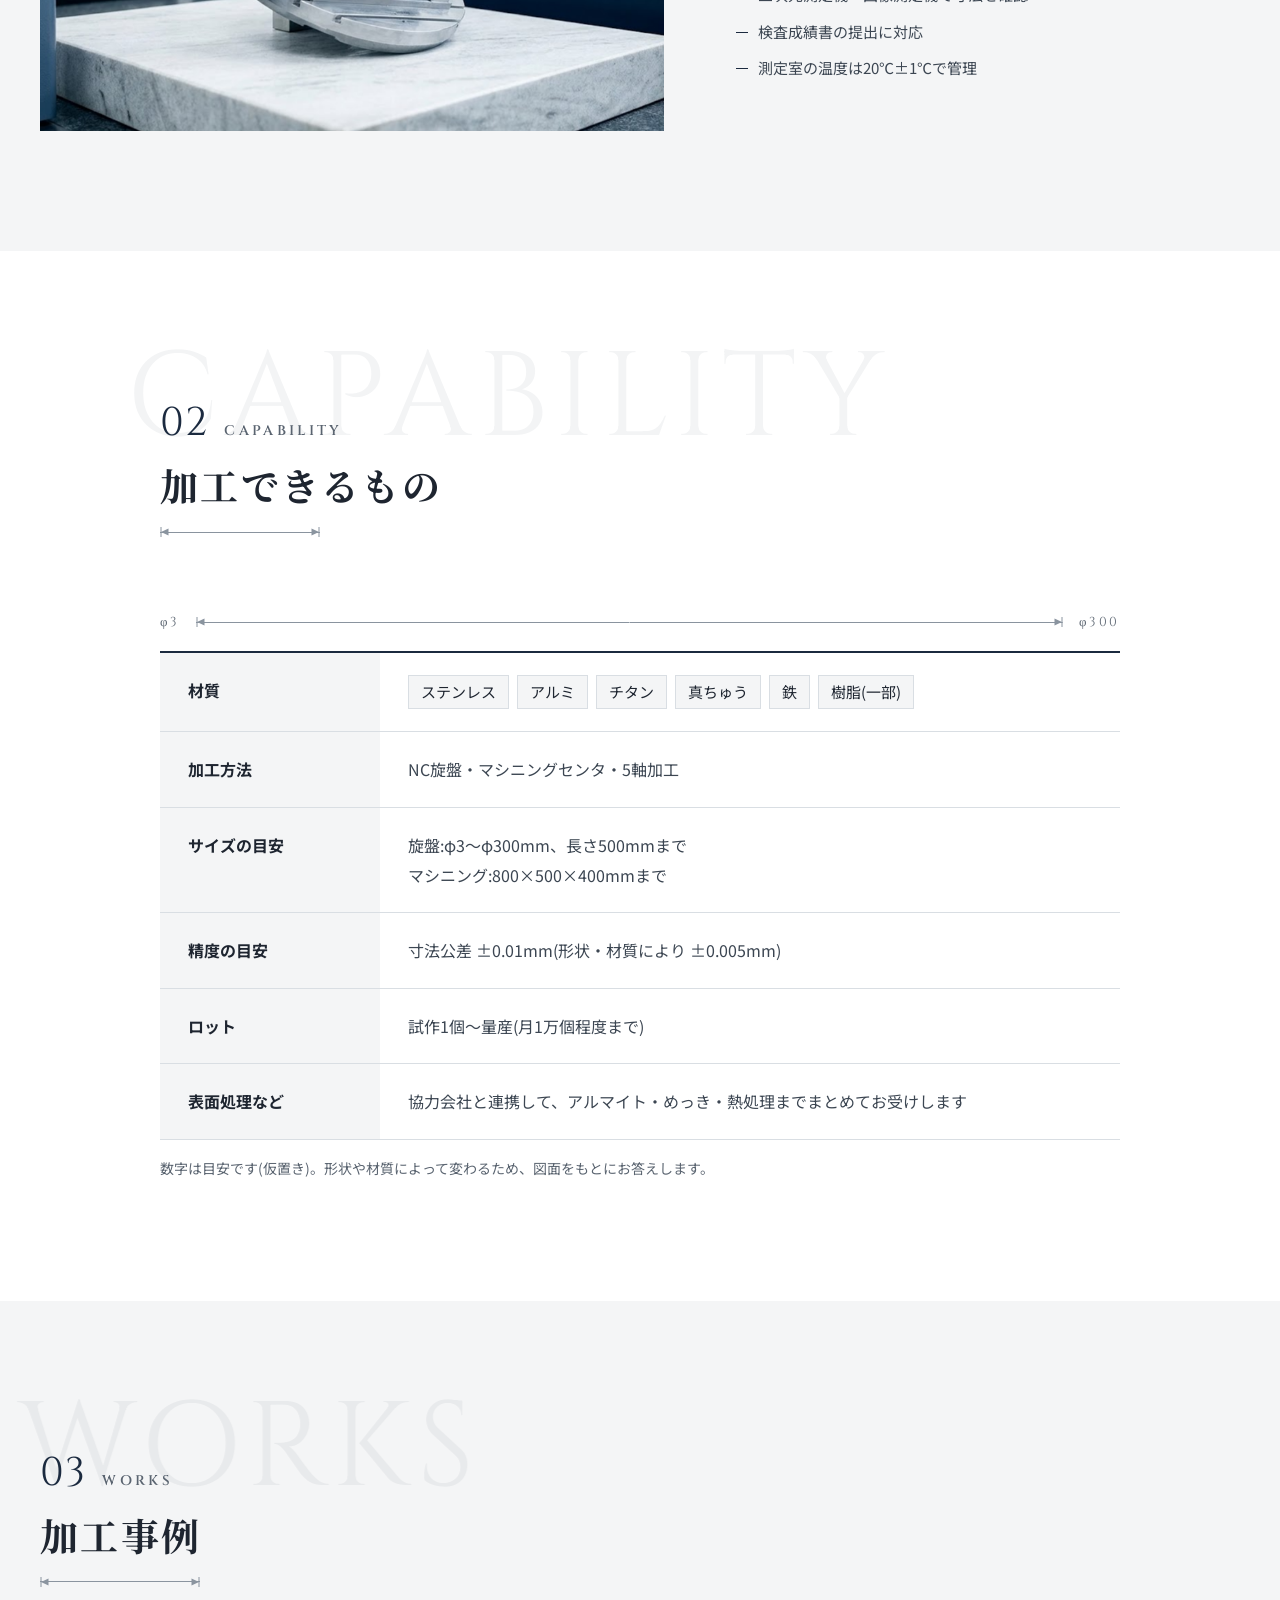
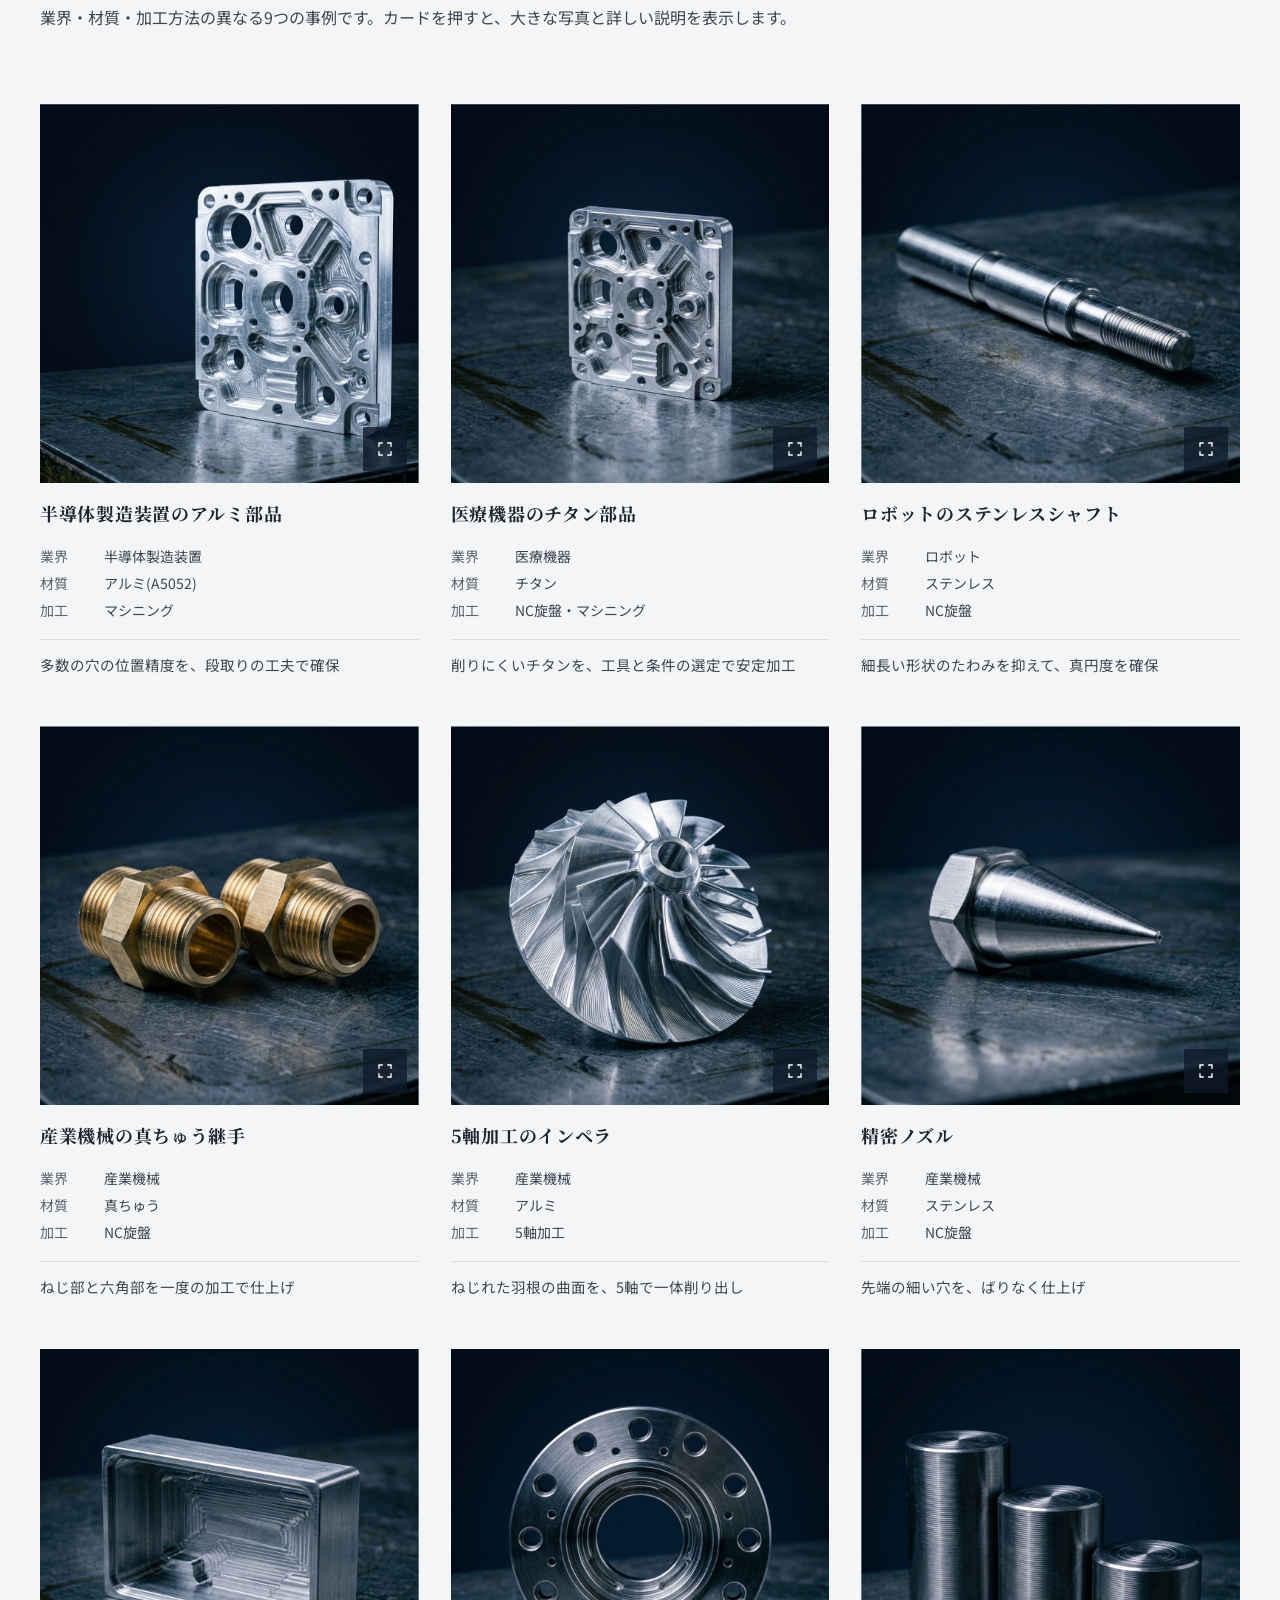
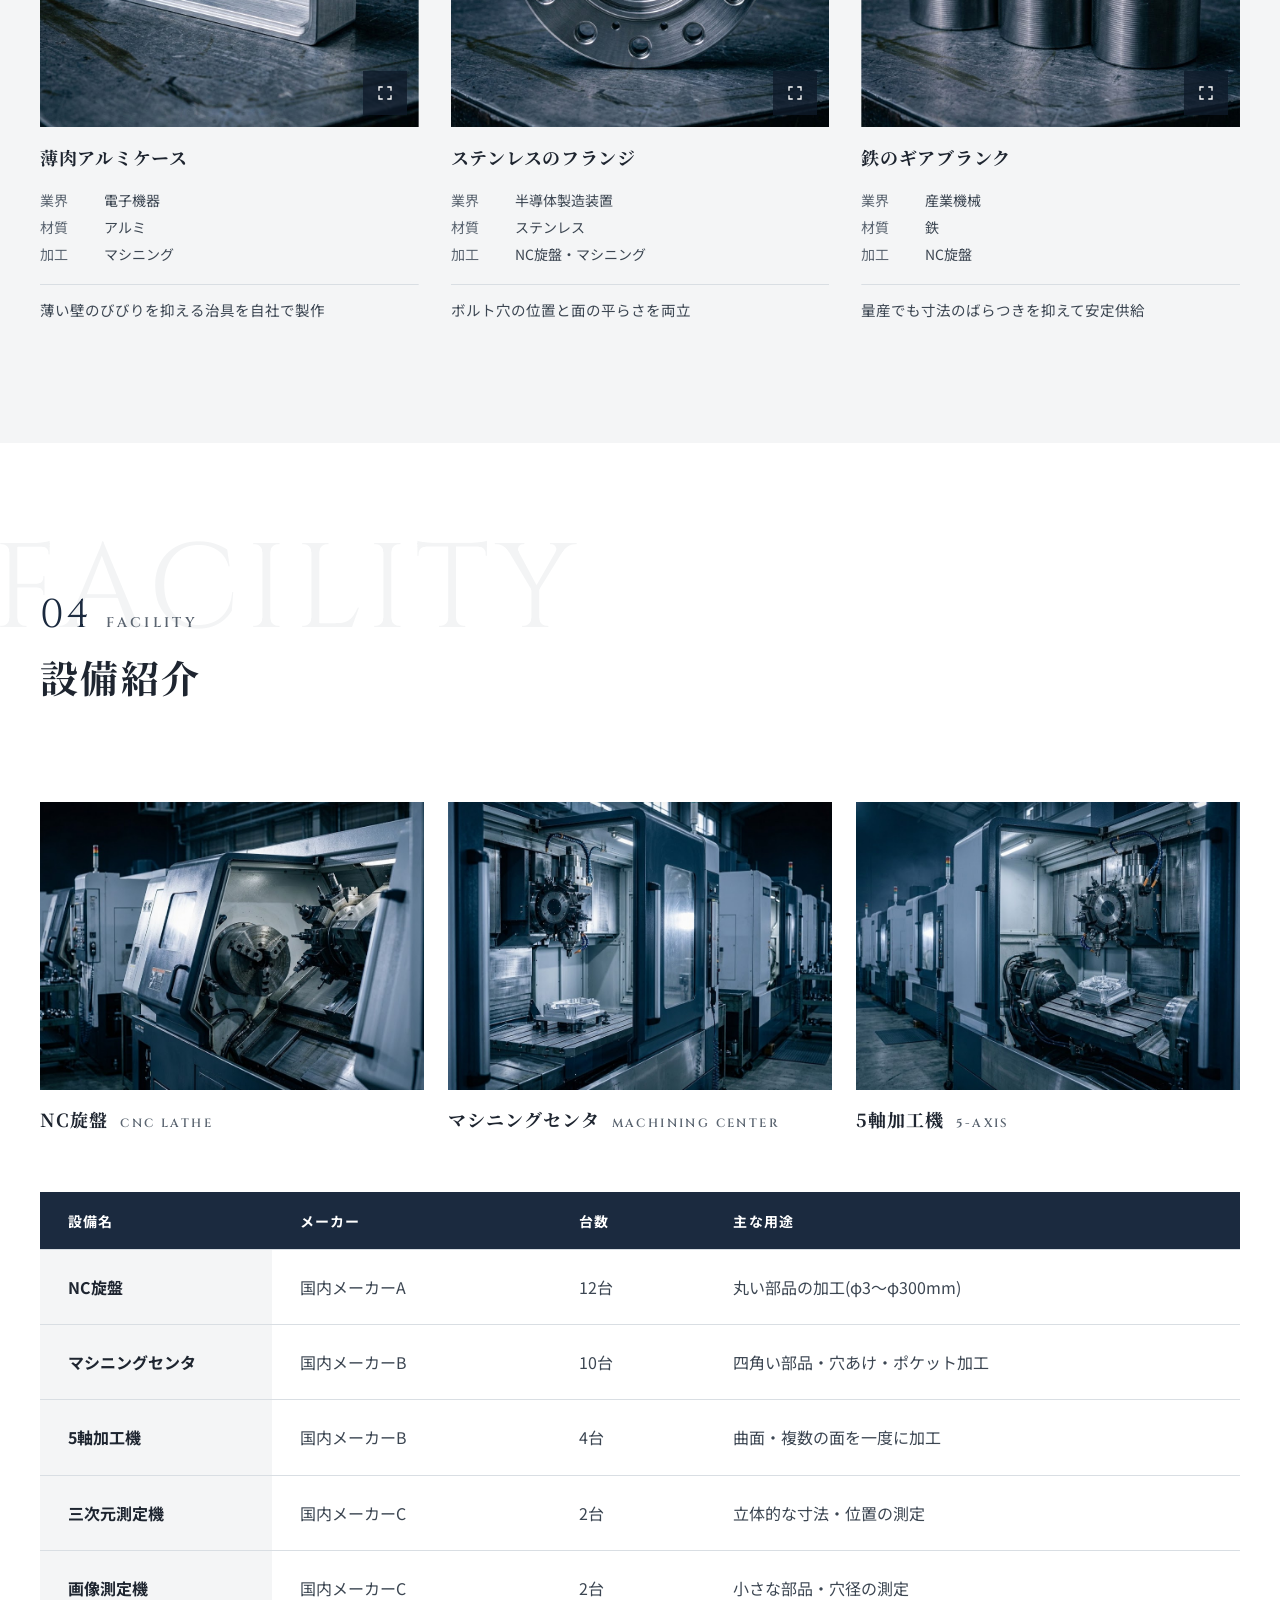
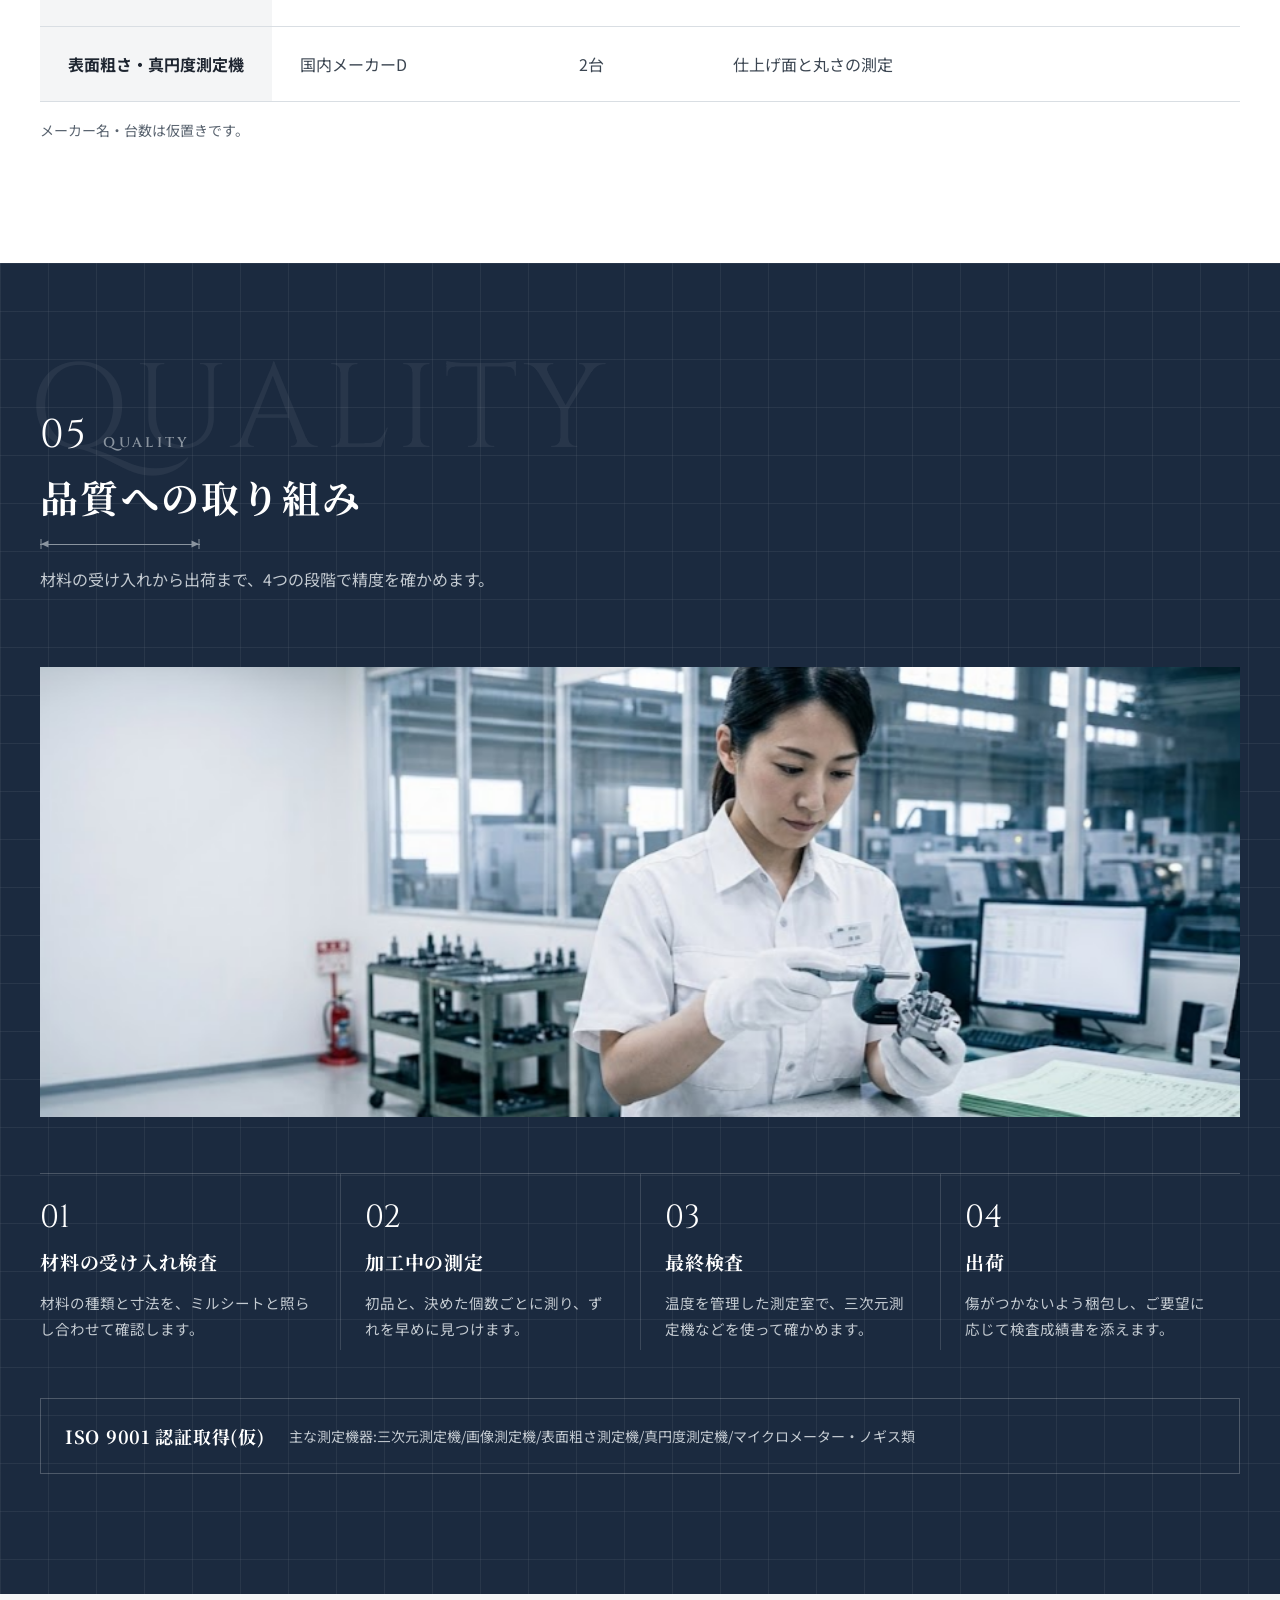
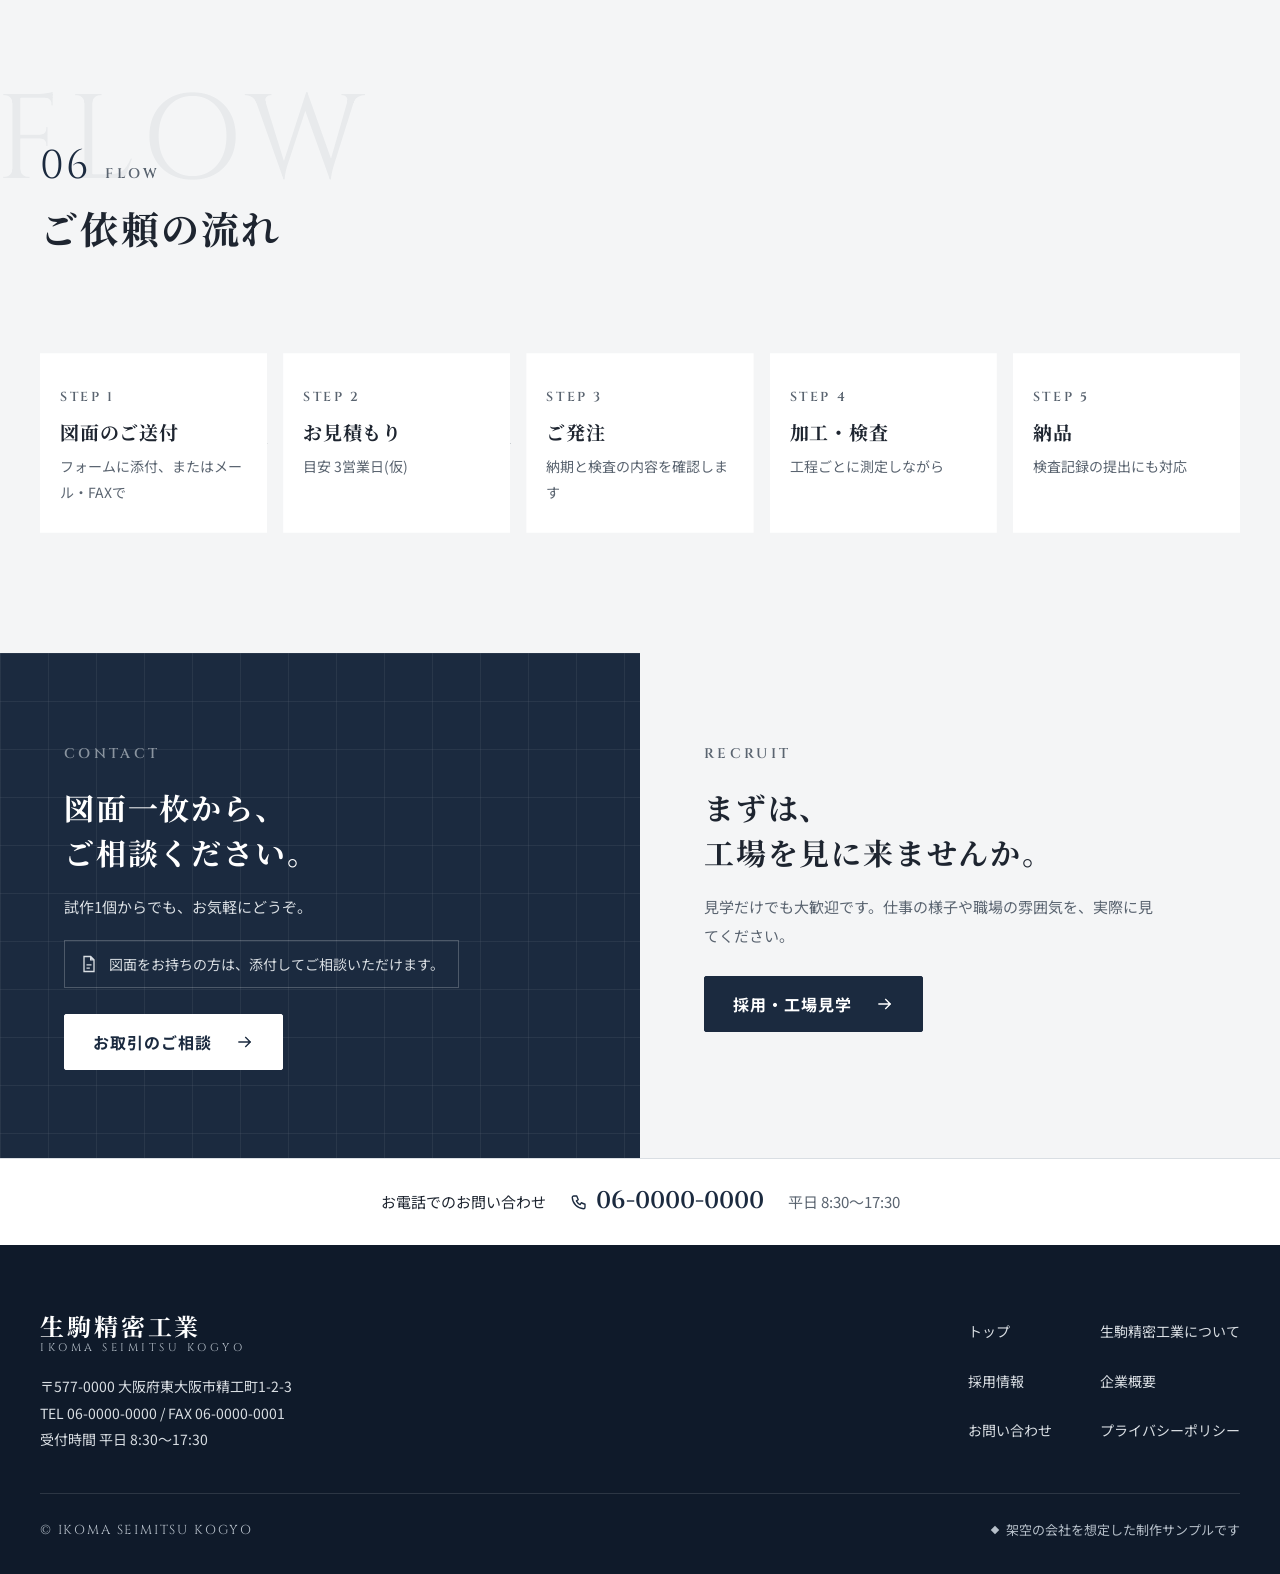
<file: about/index.html>
<!doctype html>
<html lang="ja">
<head>
<meta charset="utf-8">
<meta name="viewport" content="width=device-width, initial-scale=1">
<title>生駒精密工業について|大阪の切削加工・試作・5軸加工(制作サンプル)</title>
<meta name="description" content="大阪・東大阪の生駒精密工業の強み、加工できる材質とサイズ、加工事例、設備、品質への取り組み、ご依頼の流れをご紹介します。ステンレス・チタンの切削や5軸加工、試作1個からご相談ください。※架空の会社を想定した制作サンプルです。">
<meta name="robots" content="noindex">
<meta property="og:title" content="生駒精密工業について(制作サンプル)">
<meta property="og:description" content="図面の向こうにいる、使う人のために。加工できるもの・設備・品質体制をご紹介します。">
<meta property="og:type" content="website">
<meta property="og:image" content="../assets/img/ogp.jpg">
<meta name="theme-color" content="#0F1A2A">
<link rel="icon" href="../assets/img/favicon.svg" type="image/svg+xml">
<link rel="preconnect" href="https://fonts.googleapis.com">
<link rel="preconnect" href="https://fonts.gstatic.com" crossorigin>
<link rel="stylesheet" href="https://fonts.googleapis.com/css2?family=Cinzel:wght@400;600&family=Noto+Sans+JP:wght@400;700&family=Noto+Serif+JP:wght@600;700&display=swap">
<script>document.documentElement.classList.add('js');</script>
<link rel="stylesheet" href="../assets/css/style.css">
<script type="application/ld+json">
{
  "@context": "https://schema.org",
  "@type": "BreadcrumbList",
  "itemListElement": [
    { "@type": "ListItem", "position": 1, "name": "トップ", "item": "../" },
    { "@type": "ListItem", "position": 2, "name": "生駒精密工業について" }
  ]
}
</script>
</head>
<body data-page="about">
<a class="skip-link" href="#main">本文へ移動</a>

<header class="site-header">
  <div class="site-header__inner">
    <a class="logo" href="../" aria-label="生駒精密工業 トップへ">
      <span class="logo__ja">生駒精密工業</span>
      <span class="logo__en">IKOMA SEIMITSU KOGYO</span>
    </a>
    <nav class="gnav" id="gnav" aria-label="メインメニュー">
      <ul class="gnav__list">
        <li><a class="gnav__link" href="../about/" aria-current="page">生駒精密工業について</a></li>
        <li><a class="gnav__link" href="../recruit/">採用情報</a></li>
        <li><a class="gnav__link" href="../company/">企業概要</a></li>
      </ul>
      <a class="gnav__tel" href="tel:0600000000" data-tel="header">
        <span class="gnav__tel-num"><svg width="18" height="18" viewBox="0 0 24 24" fill="none" stroke="currentColor" stroke-width="1.8" stroke-linejoin="round" aria-hidden="true"><path d="M5 4h4l2 5-2.5 1.5a11 11 0 0 0 5 5L15 13l5 2v4a2 2 0 0 1-2 2A16 16 0 0 1 3 6a2 2 0 0 1 2-2"/></svg>06-0000-0000</span>
        <span class="gnav__tel-hours">平日 8:30〜17:30</span>
      </a>
      <a class="btn btn--sm gnav__cta" href="../contact/" data-cta="header-contact">お問い合わせ<svg width="18" height="18" viewBox="0 0 24 24" fill="none" stroke="currentColor" stroke-width="1.8" stroke-linecap="square" aria-hidden="true"><path d="M4 12h15M13 6l6 6-6 6"/></svg></a>
    </nav>
    <div class="header-actions">
      <a class="header-tel-icon" href="tel:0600000000" aria-label="電話する(06-0000-0000)" data-tel="header-sp"><svg width="20" height="20" viewBox="0 0 24 24" fill="none" stroke="currentColor" stroke-width="1.8" stroke-linejoin="round" aria-hidden="true"><path d="M5 4h4l2 5-2.5 1.5a11 11 0 0 0 5 5L15 13l5 2v4a2 2 0 0 1-2 2A16 16 0 0 1 3 6a2 2 0 0 1 2-2"/></svg></a>
      <button class="menu-btn" type="button" aria-expanded="false" aria-controls="gnav" aria-label="メニューを開く"><span class="menu-btn__bars"></span></button>
    </div>
  </div>
</header>

<main id="main">

  <!-- 1. ページ見出し -->
  <section class="page-head">
    <div class="page-head__photo"><img src="../assets/img/about_hero.jpg" width="1024" height="572" alt="" fetchpriority="high"></div>
    <div class="page-head__grid grid-lines" aria-hidden="true"></div>
    <div class="container page-head__inner">
      <nav class="breadcrumb" aria-label="パンくずリスト">
        <ol><li><a href="../">トップ</a></li><li aria-current="page">生駒精密工業について</li></ol>
      </nav>
      <span class="page-head__bg" aria-hidden="true">ABOUT</span>
      <h1 class="page-head__title">生駒精密工業について</h1>
      <p class="page-head__lead">図面の向こうにいる、使う人のために。</p>
      <span class="dim" aria-hidden="true"></span>
    </div>
  </section>

  <!-- 2. 代表メッセージ -->
  <section class="section bg-white" aria-labelledby="message-title">
    <div class="container message">
      <div class="message__photo plx" data-reveal="photo"><img src="../assets/img/about_ceo.jpg" width="825" height="1024" alt="工場の機械の前に立つ、代表取締役の大西 正和" loading="lazy"></div>
      <div class="message__body">
        <h2 class="message__title" id="message-title" data-reveal="fade">図面の向こうにいる<br>人を想って</h2>
        <div class="message__text">
          <span class="message__en">MESSAGE</span>
          <p data-reveal="up">私たちが削っているのは、機械や医療の現場で使われる部品です。ひとつの寸法のずれが、その先で使う人の安全や仕事に関わります。</p>
          <p data-reveal="up">1978年、生駒山を望むこの東大阪の地で、旋盤2台から始めた小さな工場でした。「どっしりと信頼される会社でありたい」という思いを社名に込め、図面一枚一枚に向き合ってきました。</p>
          <p data-reveal="up">だからこそ、0.01mmにまっすぐ向き合い続けます。図面一枚から、どうぞお気軽にご相談ください。</p>
          <p class="message__sign" data-reveal="up">代表取締役<strong>大西 正和</strong></p>
        </div>
      </div>
    </div>
  </section>

  <!-- 3. 私たちの強み -->
  <section class="section bg-paper" aria-labelledby="strength-title">
    <div class="container">
      <div class="sec-head">
        <span class="sec-head__bg" aria-hidden="true" data-drift>STRENGTH</span>
        <p class="sec-head__label"><span class="sec-head__num">01</span>STRENGTH</p>
        <h2 class="sec-head__title" id="strength-title" data-reveal="cut">私たちの強み</h2>
        <span class="dim" data-reveal aria-hidden="true"></span>
      </div>
      <div class="strengths">
        <article class="strength">
          <div class="strength__photo plx" data-reveal="photo"><img src="../assets/img/top_strength1.jpg" width="1024" height="765" alt="作業台に整然と並ぶアルミの量産部品と、手前に置かれた試作品" loading="lazy"></div>
          <div class="strength__body">
            <span class="strength__num" data-reveal="up">01</span>
            <h3 class="strength__title" data-reveal="cut">試作1個から量産まで</h3>
            <span class="dim dim--s" data-reveal aria-hidden="true"></span>
            <p class="strength__text" data-reveal="up">試作の段階から量産を見据えて加工条件を決め、そのまま量産へ引き継ぎます。図面ができる前のご相談も承ります。</p>
            <ul class="strength__points" data-reveal="up">
              <li>試作は最短3営業日で出荷(仮)</li>
              <li>試作で決めた条件と治具を、量産でもそのまま使用</li>
              <li>月1万個程度までの量産に対応</li>
            </ul>
          </div>
        </article>
        <article class="strength">
          <div class="strength__photo plx" data-reveal="photo"><img src="../assets/img/top_strength2.jpg" width="1024" height="765" alt="5軸加工機でテーブルを傾け、曲面の部品を削る様子" loading="lazy"></div>
          <div class="strength__body">
            <span class="strength__num" data-reveal="up">02</span>
            <h3 class="strength__title" data-reveal="cut">5軸加工で、複雑な形状にも</h3>
            <span class="dim dim--s" data-reveal aria-hidden="true"></span>
            <p class="strength__text" data-reveal="up">5軸加工機なら、一度の段取りで多くの面を削れます。段取りの回数が減るぶん、ずれが少なく、納期も短くなります。</p>
            <ul class="strength__points" data-reveal="up">
              <li>インペラなどの曲面を一体で削り出し</li>
              <li>段取り替えを減らし、面と面の位置を±0.01mmに</li>
              <li>加工に合わせた治具の設計・製作も社内で</li>
            </ul>
          </div>
        </article>
        <article class="strength">
          <div class="strength__photo plx" data-reveal="photo"><img src="../assets/img/top_strength3.jpg" width="1024" height="765" alt="三次元測定機のプローブが金属部品に触れて寸法を測る様子" loading="lazy"></div>
          <div class="strength__body">
            <span class="strength__num" data-reveal="up">03</span>
            <h3 class="strength__title" data-reveal="cut">社内一貫の品質検査</h3>
            <span class="dim dim--s" data-reveal aria-hidden="true"></span>
            <p class="strength__text" data-reveal="up">加工中の測定から出荷前の最終検査まで、社内で一貫して行います。測定の記録は、ご要望に応じて提出します。</p>
            <ul class="strength__points" data-reveal="up">
              <li>三次元測定機・画像測定機で寸法を確認</li>
              <li>検査成績書の提出に対応</li>
              <li>測定室の温度は20℃±1℃で管理</li>
            </ul>
          </div>
        </article>
      </div>
    </div>
  </section>

  <!-- 4. 加工できるもの -->
  <section class="section bg-white" aria-labelledby="capability-title">
    <div class="container container--narrow">
      <div class="sec-head">
        <span class="sec-head__bg" aria-hidden="true" data-drift>CAPABILITY</span>
        <p class="sec-head__label"><span class="sec-head__num">02</span>CAPABILITY</p>
        <h2 class="sec-head__title" id="capability-title" data-reveal="cut">加工できるもの</h2>
        <span class="dim" data-reveal aria-hidden="true"></span>
      </div>
      <div class="capability-dim" aria-hidden="true"><span>φ3</span><span class="dim" data-reveal></span><span>φ300</span></div>
      <div class="table-box" data-reveal="up">
        <table class="spec-table spec-table--stack">
          <tbody>
            <tr><th scope="row">材質</th><td><ul class="cap-tags"><li>ステンレス</li><li>アルミ</li><li>チタン</li><li>真ちゅう</li><li>鉄</li><li>樹脂(一部)</li></ul></td></tr>
            <tr><th scope="row">加工方法</th><td>NC旋盤・マシニングセンタ・5軸加工</td></tr>
            <tr><th scope="row">サイズの目安</th><td>旋盤:φ3〜φ300mm、長さ500mmまで<br>マシニング:800×500×400mmまで</td></tr>
            <tr><th scope="row">精度の目安</th><td>寸法公差 ±0.01mm(形状・材質により ±0.005mm)</td></tr>
            <tr><th scope="row">ロット</th><td>試作1個〜量産(月1万個程度まで)</td></tr>
            <tr><th scope="row">表面処理など</th><td>協力会社と連携して、アルマイト・めっき・熱処理までまとめてお受けします</td></tr>
          </tbody>
        </table>
      </div>
      <p class="note" style="margin-top:16px">数字は目安です(仮置き)。形状や材質によって変わるため、図面をもとにお答えします。</p>
    </div>
  </section>

  <!-- 5. 加工事例 -->
  <section class="section bg-paper" id="works" aria-labelledby="works-title">
    <div class="container">
      <div class="sec-head">
        <span class="sec-head__bg" aria-hidden="true" data-drift>WORKS</span>
        <p class="sec-head__label"><span class="sec-head__num">03</span>WORKS</p>
        <h2 class="sec-head__title" id="works-title" data-reveal="cut">加工事例</h2>
        <span class="dim" data-reveal aria-hidden="true"></span>
        <p class="sec-head__lead">業界・材質・加工方法の異なる9つの事例です。<span class="js-only">カードを押すと、大きな写真と詳しい説明を表示します。</span></p>
      </div>
      <ul class="works-grid" data-stagger="80">
        <li class="work-card" data-reveal="up">
          <button class="work-card__open" type="button" data-work data-industry="半導体製造装置" data-material="アルミ(A5052)" data-method="マシニングセンタ" data-size="320×240×25mm" data-lot="試作2個 → 月20個" data-detail="120か所を超える穴の位置を±0.02mmに収めるため、基準面の取り方と加工の順番を工夫し、一度の段取りで仕上げました。加工後の反りを抑えるため、荒加工と仕上げ加工の間に時間をおいています。" aria-haspopup="dialog" aria-label="半導体製造装置のアルミ部品を詳しく見る">
            <span class="work-card__photo"><img src="../assets/img/works1.jpg" width="1024" height="1024" alt="多数の穴とポケット加工があるアルミの板状部品(マシニング加工)" loading="lazy"><span class="work-card__zoom" aria-hidden="true"><svg width="18" height="18" viewBox="0 0 24 24" fill="none" stroke="currentColor" stroke-width="1.8"><path d="M4 9V4h5M20 9V4h-5M4 15v5h5M20 15v5h-5"/></svg></span></span></button>
          <h3 class="work-card__title">半導体製造装置のアルミ部品</h3>
          <dl class="work-card__spec"><dt>業界</dt><dd>半導体製造装置</dd><dt>材質</dt><dd>アルミ(A5052)</dd><dt>加工</dt><dd>マシニング</dd></dl>
          <p class="work-card__point">多数の穴の位置精度を、段取りの工夫で確保</p>
        </li>
        <li class="work-card" data-reveal="up">
          <button class="work-card__open" type="button" data-work data-industry="医療機器" data-material="チタン(64合金)" data-method="NC旋盤・マシニングセンタ" data-size="φ8×20mm" data-lot="試作10個 → 月300個" data-detail="熱がこもりやすく工具が傷みやすいチタンを、工具の材質と削る条件を試作で詰めて加工しています。量産でも寸法のばらつきを±0.01mm以内に抑え、ばりは顕微鏡で全数を確認しています。" aria-haspopup="dialog" aria-label="医療機器のチタン部品を詳しく見る">
            <span class="work-card__photo"><img src="../assets/img/works2.jpg" width="1024" height="1024" alt="細かい段差と溝がある小さなチタン部品(NC旋盤・マシニング加工)" loading="lazy"><span class="work-card__zoom" aria-hidden="true"><svg width="18" height="18" viewBox="0 0 24 24" fill="none" stroke="currentColor" stroke-width="1.8"><path d="M4 9V4h5M20 9V4h-5M4 15v5h5M20 15v5h-5"/></svg></span></span></button>
          <h3 class="work-card__title">医療機器のチタン部品</h3>
          <dl class="work-card__spec"><dt>業界</dt><dd>医療機器</dd><dt>材質</dt><dd>チタン</dd><dt>加工</dt><dd>NC旋盤・マシニング</dd></dl>
          <p class="work-card__point">削りにくいチタンを、工具と条件の選定で安定加工</p>
        </li>
        <li class="work-card" data-reveal="up">
          <button class="work-card__open" type="button" data-work data-industry="ロボット" data-material="ステンレス(SUS303)" data-method="NC旋盤" data-size="φ12×280mm" data-lot="月500本" data-detail="長さが直径の20倍を超える細長いシャフトは、削るときにたわみやすくなります。振れ止めを使い、刃物の当て方を工夫して、真円度0.005mmを確保しました。" aria-haspopup="dialog" aria-label="ロボットのステンレスシャフトを詳しく見る">
            <span class="work-card__photo"><img src="../assets/img/works3.jpg" width="1024" height="1024" alt="段付きでねじが切られた細長いステンレスのシャフト(NC旋盤加工)" loading="lazy"><span class="work-card__zoom" aria-hidden="true"><svg width="18" height="18" viewBox="0 0 24 24" fill="none" stroke="currentColor" stroke-width="1.8"><path d="M4 9V4h5M20 9V4h-5M4 15v5h5M20 15v5h-5"/></svg></span></span></button>
          <h3 class="work-card__title">ロボットのステンレスシャフト</h3>
          <dl class="work-card__spec"><dt>業界</dt><dd>ロボット</dd><dt>材質</dt><dd>ステンレス</dd><dt>加工</dt><dd>NC旋盤</dd></dl>
          <p class="work-card__point">細長い形状のたわみを抑えて、真円度を確保</p>
        </li>
        <li class="work-card" data-reveal="up">
          <button class="work-card__open" type="button" data-work data-industry="産業機械" data-material="真ちゅう(C3604)" data-method="NC旋盤(背面加工付き)" data-size="六角対辺22mm×長さ35mm" data-lot="月2,000個" data-detail="背面加工ができるNC旋盤を使い、ねじ部・六角部・穴を一度のつかみ替えなしで仕上げました。工程を減らすことで、コストと納期を抑えています。" aria-haspopup="dialog" aria-label="産業機械の真ちゅう継手を詳しく見る">
            <span class="work-card__photo"><img src="../assets/img/works4.jpg" width="1024" height="1024" alt="六角部とねじ山のある真ちゅうの継手部品(NC旋盤加工)" loading="lazy"><span class="work-card__zoom" aria-hidden="true"><svg width="18" height="18" viewBox="0 0 24 24" fill="none" stroke="currentColor" stroke-width="1.8"><path d="M4 9V4h5M20 9V4h-5M4 15v5h5M20 15v5h-5"/></svg></span></span></button>
          <h3 class="work-card__title">産業機械の真ちゅう継手</h3>
          <dl class="work-card__spec"><dt>業界</dt><dd>産業機械</dd><dt>材質</dt><dd>真ちゅう</dd><dt>加工</dt><dd>NC旋盤</dd></dl>
          <p class="work-card__point">ねじ部と六角部を一度の加工で仕上げ</p>
        </li>
        <li class="work-card" data-reveal="up">
          <button class="work-card__open" type="button" data-work data-industry="産業機械" data-material="アルミ(A7075)" data-method="5軸加工機" data-size="φ120×60mm" data-lot="試作1個〜" data-detail="羽根のねじれた曲面を、刃物の角度を連続して変えながら削り出しました。CAMで刃物と部品の干渉を確かめてから加工し、羽根の厚みを0.8mmまで薄く仕上げています。" aria-haspopup="dialog" aria-label="5軸加工のインペラを詳しく見る">
            <span class="work-card__photo"><img src="../assets/img/works5.jpg" width="1024" height="1024" alt="ねじれた羽根が並ぶアルミ削り出しのインペラ(5軸加工)" loading="lazy"><span class="work-card__zoom" aria-hidden="true"><svg width="18" height="18" viewBox="0 0 24 24" fill="none" stroke="currentColor" stroke-width="1.8"><path d="M4 9V4h5M20 9V4h-5M4 15v5h5M20 15v5h-5"/></svg></span></span></button>
          <h3 class="work-card__title">5軸加工のインペラ</h3>
          <dl class="work-card__spec"><dt>業界</dt><dd>産業機械</dd><dt>材質</dt><dd>アルミ</dd><dt>加工</dt><dd>5軸加工</dd></dl>
          <p class="work-card__point">ねじれた羽根の曲面を、5軸で一体削り出し</p>
        </li>
        <li class="work-card" data-reveal="up">
          <button class="work-card__open" type="button" data-work data-industry="産業機械" data-material="ステンレス(SUS304)" data-method="NC旋盤" data-size="φ6×18mm(先端の穴 φ0.3mm)" data-lot="月1,000個" data-detail="先端のφ0.3mmの穴は、わずかなばりでも流れが乱れてしまいます。専用の工具と送りの条件を決め、穴の内側まで顕微鏡で確認しています。" aria-haspopup="dialog" aria-label="精密ノズルを詳しく見る">
            <span class="work-card__photo"><img src="../assets/img/works6.jpg" width="1024" height="1024" alt="先端に細い穴が開いた円すい形のステンレスの精密ノズル(NC旋盤加工)" loading="lazy"><span class="work-card__zoom" aria-hidden="true"><svg width="18" height="18" viewBox="0 0 24 24" fill="none" stroke="currentColor" stroke-width="1.8"><path d="M4 9V4h5M20 9V4h-5M4 15v5h5M20 15v5h-5"/></svg></span></span></button>
          <h3 class="work-card__title">精密ノズル</h3>
          <dl class="work-card__spec"><dt>業界</dt><dd>産業機械</dd><dt>材質</dt><dd>ステンレス</dd><dt>加工</dt><dd>NC旋盤</dd></dl>
          <p class="work-card__point">先端の細い穴を、ばりなく仕上げ</p>
        </li>
        <li class="work-card" data-reveal="up">
          <button class="work-card__open" type="button" data-work data-industry="電子機器" data-material="アルミ(A6061)" data-method="マシニングセンタ" data-size="150×90×40mm(壁の厚さ1.0mm)" data-lot="試作3個 → 月50個" data-detail="壁の厚さ1.0mmまで削ると、刃物の振動(びびり)で表面が荒れやすくなります。内側から支える治具を自社で作り、面の粗さを図面の指定内に収めました。" aria-haspopup="dialog" aria-label="薄肉アルミケースを詳しく見る">
            <span class="work-card__photo"><img src="../assets/img/works7.jpg" width="1024" height="1024" alt="内側が深く削られた、壁の薄い四角いアルミのケース部品(マシニング加工)" loading="lazy"><span class="work-card__zoom" aria-hidden="true"><svg width="18" height="18" viewBox="0 0 24 24" fill="none" stroke="currentColor" stroke-width="1.8"><path d="M4 9V4h5M20 9V4h-5M4 15v5h5M20 15v5h-5"/></svg></span></span></button>
          <h3 class="work-card__title">薄肉アルミケース</h3>
          <dl class="work-card__spec"><dt>業界</dt><dd>電子機器</dd><dt>材質</dt><dd>アルミ</dd><dt>加工</dt><dd>マシニング</dd></dl>
          <p class="work-card__point">薄い壁のびびりを抑える治具を自社で製作</p>
        </li>
        <li class="work-card" data-reveal="up">
          <button class="work-card__open" type="button" data-work data-industry="半導体製造装置" data-material="ステンレス(SUS316L)" data-method="NC旋盤・マシニングセンタ" data-size="φ200×20mm" data-lot="月30個" data-detail="旋盤で面を仕上げたあと、マシニングで8つのボルト穴をあけています。熱による変形を見込んで加工の順番を決め、平面度0.01mmに仕上げました。" aria-haspopup="dialog" aria-label="ステンレスのフランジを詳しく見る">
            <span class="work-card__photo"><img src="../assets/img/works8.jpg" width="1024" height="1024" alt="外周にボルト穴が並ぶ円盤形のステンレスのフランジ(NC旋盤・マシニング加工)" loading="lazy"><span class="work-card__zoom" aria-hidden="true"><svg width="18" height="18" viewBox="0 0 24 24" fill="none" stroke="currentColor" stroke-width="1.8"><path d="M4 9V4h5M20 9V4h-5M4 15v5h5M20 15v5h-5"/></svg></span></span></button>
          <h3 class="work-card__title">ステンレスのフランジ</h3>
          <dl class="work-card__spec"><dt>業界</dt><dd>半導体製造装置</dd><dt>材質</dt><dd>ステンレス</dd><dt>加工</dt><dd>NC旋盤・マシニング</dd></dl>
          <p class="work-card__point">ボルト穴の位置と面の平らさを両立</p>
        </li>
        <li class="work-card" data-reveal="up">
          <button class="work-card__open" type="button" data-work data-industry="産業機械" data-material="鉄(S45C)" data-method="NC旋盤" data-size="φ80×30mm" data-lot="月3,000個" data-detail="歯を切る前の素材として、外径と幅の寸法をそろえることが求められます。工具のすり減りに合わせて補正の時期を決め、工程の中で測りながら量産しています。" aria-haspopup="dialog" aria-label="鉄のギアブランクを詳しく見る">
            <span class="work-card__photo"><img src="../assets/img/works9.jpg" width="1024" height="1024" alt="旋盤で削った同心円の跡が光る、鉄のギアブランク(NC旋盤加工)" loading="lazy"><span class="work-card__zoom" aria-hidden="true"><svg width="18" height="18" viewBox="0 0 24 24" fill="none" stroke="currentColor" stroke-width="1.8"><path d="M4 9V4h5M20 9V4h-5M4 15v5h5M20 15v5h-5"/></svg></span></span></button>
          <h3 class="work-card__title">鉄のギアブランク</h3>
          <dl class="work-card__spec"><dt>業界</dt><dd>産業機械</dd><dt>材質</dt><dd>鉄</dd><dt>加工</dt><dd>NC旋盤</dd></dl>
          <p class="work-card__point">量産でも寸法のばらつきを抑えて安定供給</p>
        </li>
      </ul>
    </div>
  </section>

  <dialog class="work-dialog" id="work-dialog" aria-labelledby="work-dialog-title">
    <div class="work-dialog__inner">
      <div class="work-dialog__photo"><img data-w="img" src="../assets/img/works1.jpg" width="1024" height="1024" alt=""></div>
      <div class="work-dialog__body">
        <button class="work-dialog__close" type="button" data-w="close" aria-label="閉じる"><svg width="22" height="22" viewBox="0 0 24 24" fill="none" stroke="currentColor" stroke-width="1.8" aria-hidden="true"><path d="M5 5l14 14M19 5L5 19"/></svg></button>
        <p class="work-dialog__en" data-w="no">WORKS 01 / 09</p>
        <h3 class="work-dialog__title" id="work-dialog-title" data-w="title"></h3>
        <dl class="work-dialog__spec">
          <dt>業界</dt><dd data-w="industry"></dd>
          <dt>材質</dt><dd data-w="material"></dd>
          <dt>加工方法</dt><dd data-w="method"></dd>
          <dt>サイズ</dt><dd data-w="size"></dd>
          <dt>ロット</dt><dd data-w="lot"></dd>
        </dl>
        <p class="work-dialog__point-label">ポイント:<span data-w="point"></span></p>
        <p class="work-dialog__text" data-w="detail"></p>
        <div class="work-dialog__nav">
          <button type="button" data-w="prev"><svg width="16" height="16" viewBox="0 0 24 24" fill="none" stroke="currentColor" stroke-width="1.8" aria-hidden="true"><path d="M20 12H5M11 6l-6 6 6 6"/></svg>前の事例</button>
          <button type="button" data-w="next">次の事例<svg width="16" height="16" viewBox="0 0 24 24" fill="none" stroke="currentColor" stroke-width="1.8" aria-hidden="true"><path d="M4 12h15M13 6l6 6-6 6"/></svg></button>
        </div>
      </div>
    </div>
  </dialog>

  <!-- 6. 設備紹介 -->
  <section class="section bg-white" aria-labelledby="facility-title">
    <div class="container">
      <div class="sec-head">
        <span class="sec-head__bg" aria-hidden="true" data-drift>FACILITY</span>
        <p class="sec-head__label"><span class="sec-head__num">04</span>FACILITY</p>
        <h2 class="sec-head__title" id="facility-title" data-reveal="cut">設備紹介</h2>
        <span class="dim" data-reveal aria-hidden="true"></span>
      </div>
      <div class="equip-photos" data-stagger="120">
        <figure data-reveal="up"><div class="plx"><img src="../assets/img/about_equip1.jpg" width="1024" height="765" alt="扉を開けたNC旋盤の内部。チャックと刃物台が見える" loading="lazy"></div><figcaption>NC旋盤<span>CNC LATHE</span></figcaption></figure>
        <figure data-reveal="up"><div class="plx"><img src="../assets/img/about_equip2.jpg" width="1024" height="765" alt="マシニングセンタの扉の窓から見える主軸とテーブル" loading="lazy"></div><figcaption>マシニングセンタ<span>MACHINING CENTER</span></figcaption></figure>
        <figure data-reveal="up"><div class="plx"><img src="../assets/img/about_equip3.jpg" width="1024" height="765" alt="傾くテーブルと主軸を持つ大型の5軸加工機" loading="lazy"></div><figcaption>5軸加工機<span>5-AXIS</span></figcaption></figure>
      </div>
      <div class="table-box table-scroll" data-reveal="up">
        <table class="spec-table">
          <thead><tr><th scope="col">設備名</th><th scope="col">メーカー</th><th scope="col">台数</th><th scope="col">主な用途</th></tr></thead>
          <tbody>
            <tr><th scope="row">NC旋盤</th><td>国内メーカーA</td><td>12台</td><td>丸い部品の加工(φ3〜φ300mm)</td></tr>
            <tr><th scope="row">マシニングセンタ</th><td>国内メーカーB</td><td>10台</td><td>四角い部品・穴あけ・ポケット加工</td></tr>
            <tr><th scope="row">5軸加工機</th><td>国内メーカーB</td><td>4台</td><td>曲面・複数の面を一度に加工</td></tr>
            <tr><th scope="row">三次元測定機</th><td>国内メーカーC</td><td>2台</td><td>立体的な寸法・位置の測定</td></tr>
            <tr><th scope="row">画像測定機</th><td>国内メーカーC</td><td>2台</td><td>小さな部品・穴径の測定</td></tr>
            <tr><th scope="row">表面粗さ・真円度測定機</th><td>国内メーカーD</td><td>2台</td><td>仕上げ面と丸さの測定</td></tr>
          </tbody>
        </table>
      </div>
      <p class="note" style="margin-top:16px">メーカー名・台数は仮置きです。</p>
    </div>
  </section>

  <!-- 7. 品質への取り組み -->
  <section class="section bg-navy grid-lines is-dark" aria-labelledby="quality-title">
    <div class="container">
      <div class="sec-head">
        <span class="sec-head__bg" aria-hidden="true" data-drift>QUALITY</span>
        <p class="sec-head__label"><span class="sec-head__num">05</span>QUALITY</p>
        <h2 class="sec-head__title" id="quality-title" data-reveal="cut">品質への取り組み</h2>
        <span class="dim" data-reveal aria-hidden="true"></span>
        <p class="sec-head__lead">材料の受け入れから出荷まで、4つの段階で精度を確かめます。</p>
      </div>
      <div class="quality-photo plx" data-reveal="photo"><img src="../assets/img/about_quality.jpg" width="1024" height="572" alt="明るい測定室で、白い手袋をした検査担当者がマイクロメーターで部品を測る様子" loading="lazy"></div>
      <ol class="q-steps" data-stagger="120">
        <li class="q-step" data-reveal="up"><span class="q-step__num">01</span><span class="q-step__title">材料の受け入れ検査</span><span class="q-step__text">材料の種類と寸法を、ミルシートと照らし合わせて確認します。</span></li>
        <li class="q-step" data-reveal="up"><span class="q-step__num">02</span><span class="q-step__title">加工中の測定</span><span class="q-step__text">初品と、決めた個数ごとに測り、ずれを早めに見つけます。</span></li>
        <li class="q-step" data-reveal="up"><span class="q-step__num">03</span><span class="q-step__title">最終検査</span><span class="q-step__text">温度を管理した測定室で、三次元測定機などを使って確かめます。</span></li>
        <li class="q-step" data-reveal="up"><span class="q-step__num">04</span><span class="q-step__title">出荷</span><span class="q-step__text">傷がつかないよう梱包し、ご要望に応じて検査成績書を添えます。</span></li>
      </ol>
      <p class="cert-line" data-reveal="up"><strong>ISO 9001 認証取得(仮)</strong><span class="cert-line__tools">主な測定機器:三次元測定機/画像測定機/表面粗さ測定機/真円度測定機/マイクロメーター・ノギス類</span></p>
    </div>
  </section>

  <!-- 8. ご依頼の流れ -->
  <section class="section bg-paper" aria-labelledby="flow-title">
    <div class="container">
      <div class="sec-head">
        <span class="sec-head__bg" aria-hidden="true" data-drift>FLOW</span>
        <p class="sec-head__label"><span class="sec-head__num">06</span>FLOW</p>
        <h2 class="sec-head__title" id="flow-title" data-reveal="cut">ご依頼の流れ</h2>
        <span class="dim" data-reveal aria-hidden="true"></span>
      </div>
      <ol class="flow" data-stagger="100">
        <li class="flow__item" data-reveal="up"><span class="flow__step">STEP 1</span><span class="flow__title">図面のご送付</span><span class="flow__text">フォームに添付、またはメール・FAXで</span></li>
        <li class="flow__item" data-reveal="up"><span class="flow__step">STEP 2</span><span class="flow__title">お見積もり</span><span class="flow__text">目安 3営業日(仮)</span></li>
        <li class="flow__item" data-reveal="up"><span class="flow__step">STEP 3</span><span class="flow__title">ご発注</span><span class="flow__text">納期と検査の内容を確認します</span></li>
        <li class="flow__item" data-reveal="up"><span class="flow__step">STEP 4</span><span class="flow__title">加工・検査</span><span class="flow__text">工程ごとに測定しながら</span></li>
        <li class="flow__item" data-reveal="up"><span class="flow__step">STEP 5</span><span class="flow__title">納品</span><span class="flow__text">検査記録の提出にも対応</span></li>
      </ol>
    </div>
  </section>

  <!-- 9. 2つの入口 -->
  <section class="cta-duo" aria-label="お問い合わせ">
    <div class="cta-panel cta-panel--biz grid-lines">
      <span class="cta-panel__en">CONTACT</span>
      <h2 class="cta-panel__title" data-reveal="cut">図面一枚から、<br>ご相談ください。</h2>
      <p class="cta-panel__text">試作1個からでも、お気軽にどうぞ。</p>
      <p class="cta-panel__note"><svg width="20" height="20" viewBox="0 0 24 24" fill="none" stroke="currentColor" stroke-width="1.6" aria-hidden="true"><path d="M14 3H6v18h12V7z M14 3v4h4 M9 13h6M9 17h4"/></svg>図面をお持ちの方は、添付してご相談いただけます。</p>
      <a class="btn btn--light" href="../contact/?type=business" data-cta="duo-business">お取引のご相談<svg width="18" height="18" viewBox="0 0 24 24" fill="none" stroke="currentColor" stroke-width="1.8" stroke-linecap="square" aria-hidden="true"><path d="M4 12h15M13 6l6 6-6 6"/></svg></a>
    </div>
    <div class="cta-panel cta-panel--rec">
      <span class="cta-panel__en">RECRUIT</span>
      <h2 class="cta-panel__title" data-reveal="cut">まずは、<br>工場を見に来ませんか。</h2>
      <p class="cta-panel__text">見学だけでも大歓迎です。仕事の様子や職場の雰囲気を、実際に見てください。</p>
      <a class="btn" href="../contact/?type=recruit" data-cta="duo-recruit">採用・工場見学<svg width="18" height="18" viewBox="0 0 24 24" fill="none" stroke="currentColor" stroke-width="1.8" stroke-linecap="square" aria-hidden="true"><path d="M4 12h15M13 6l6 6-6 6"/></svg></a>
    </div>
  </section>
  <div class="tel-bar">
    <span>お電話でのお問い合わせ</span>
    <a class="tel-bar__num" href="tel:0600000000" data-tel="tel-bar"><svg width="18" height="18" viewBox="0 0 24 24" fill="none" stroke="currentColor" stroke-width="1.8" stroke-linejoin="round" aria-hidden="true"><path d="M5 4h4l2 5-2.5 1.5a11 11 0 0 0 5 5L15 13l5 2v4a2 2 0 0 1-2 2A16 16 0 0 1 3 6a2 2 0 0 1 2-2"/></svg>06-0000-0000</a>
    <span class="tel-bar__hours">平日 8:30〜17:30</span>
  </div>

</main>

<footer class="site-footer">
  <div class="container site-footer__inner">
    <div class="site-footer__top">
      <div class="site-footer__company">
        <a class="logo" href="../"><span class="logo__ja">生駒精密工業</span><span class="logo__en">IKOMA SEIMITSU KOGYO</span></a>
        <address class="site-footer__address">〒577-0000 大阪府東大阪市精工町1-2-3<br>TEL <a href="tel:0600000000" data-tel="footer">06-0000-0000</a> / FAX 06-0000-0001<br>受付時間 平日 8:30〜17:30</address>
      </div>
      <nav class="site-footer__nav" aria-label="フッターメニュー">
        <a href="../">トップ</a>
        <a href="../about/">生駒精密工業について</a>
        <a href="../recruit/">採用情報</a>
        <a href="../company/">企業概要</a>
        <a href="../contact/">お問い合わせ</a>
        <a href="../privacy/">プライバシーポリシー</a>
      </nav>
    </div>
    <div class="site-footer__bottom">
      <span class="site-footer__copy">© IKOMA SEIMITSU KOGYO</span>
      <span class="sample-note">架空の会社を想定した制作サンプルです</span>
    </div>
  </div>
</footer>

<script src="../assets/js/main.js" defer></script>
</body>
</html>
</file>
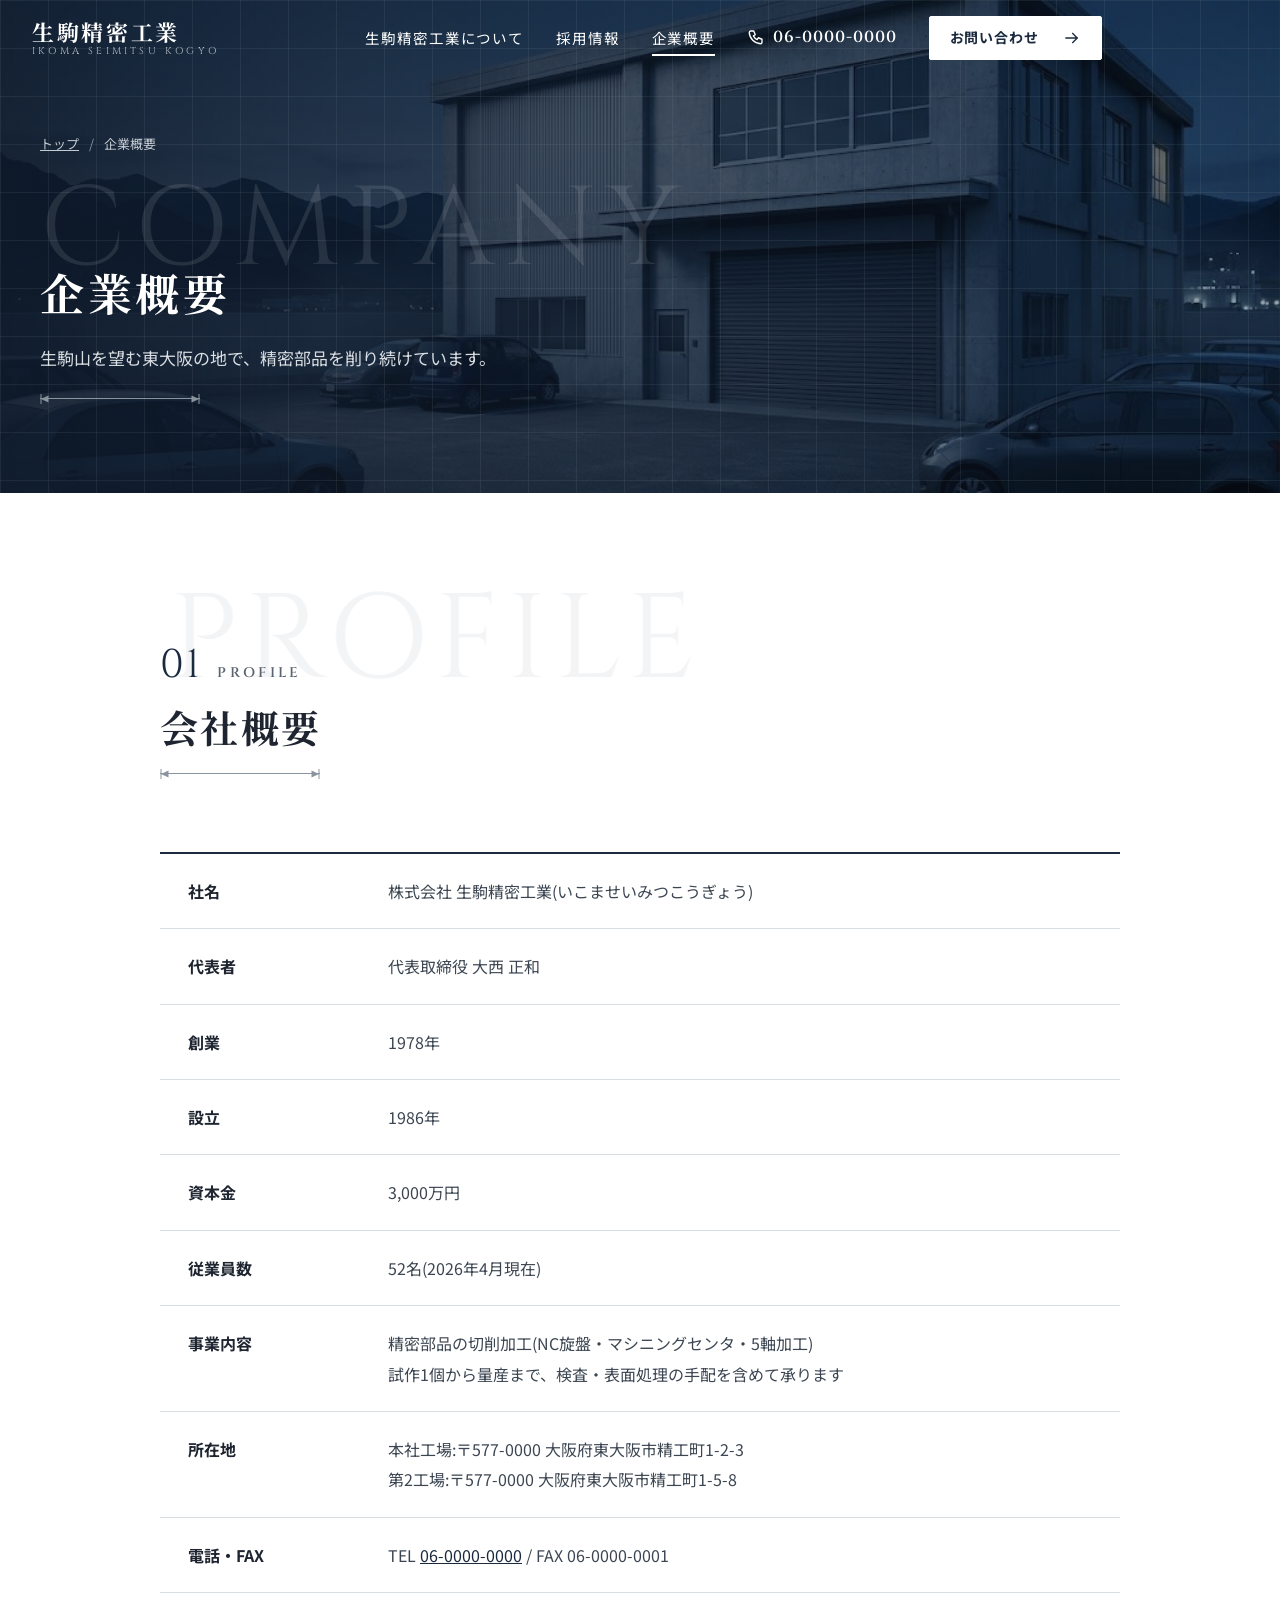
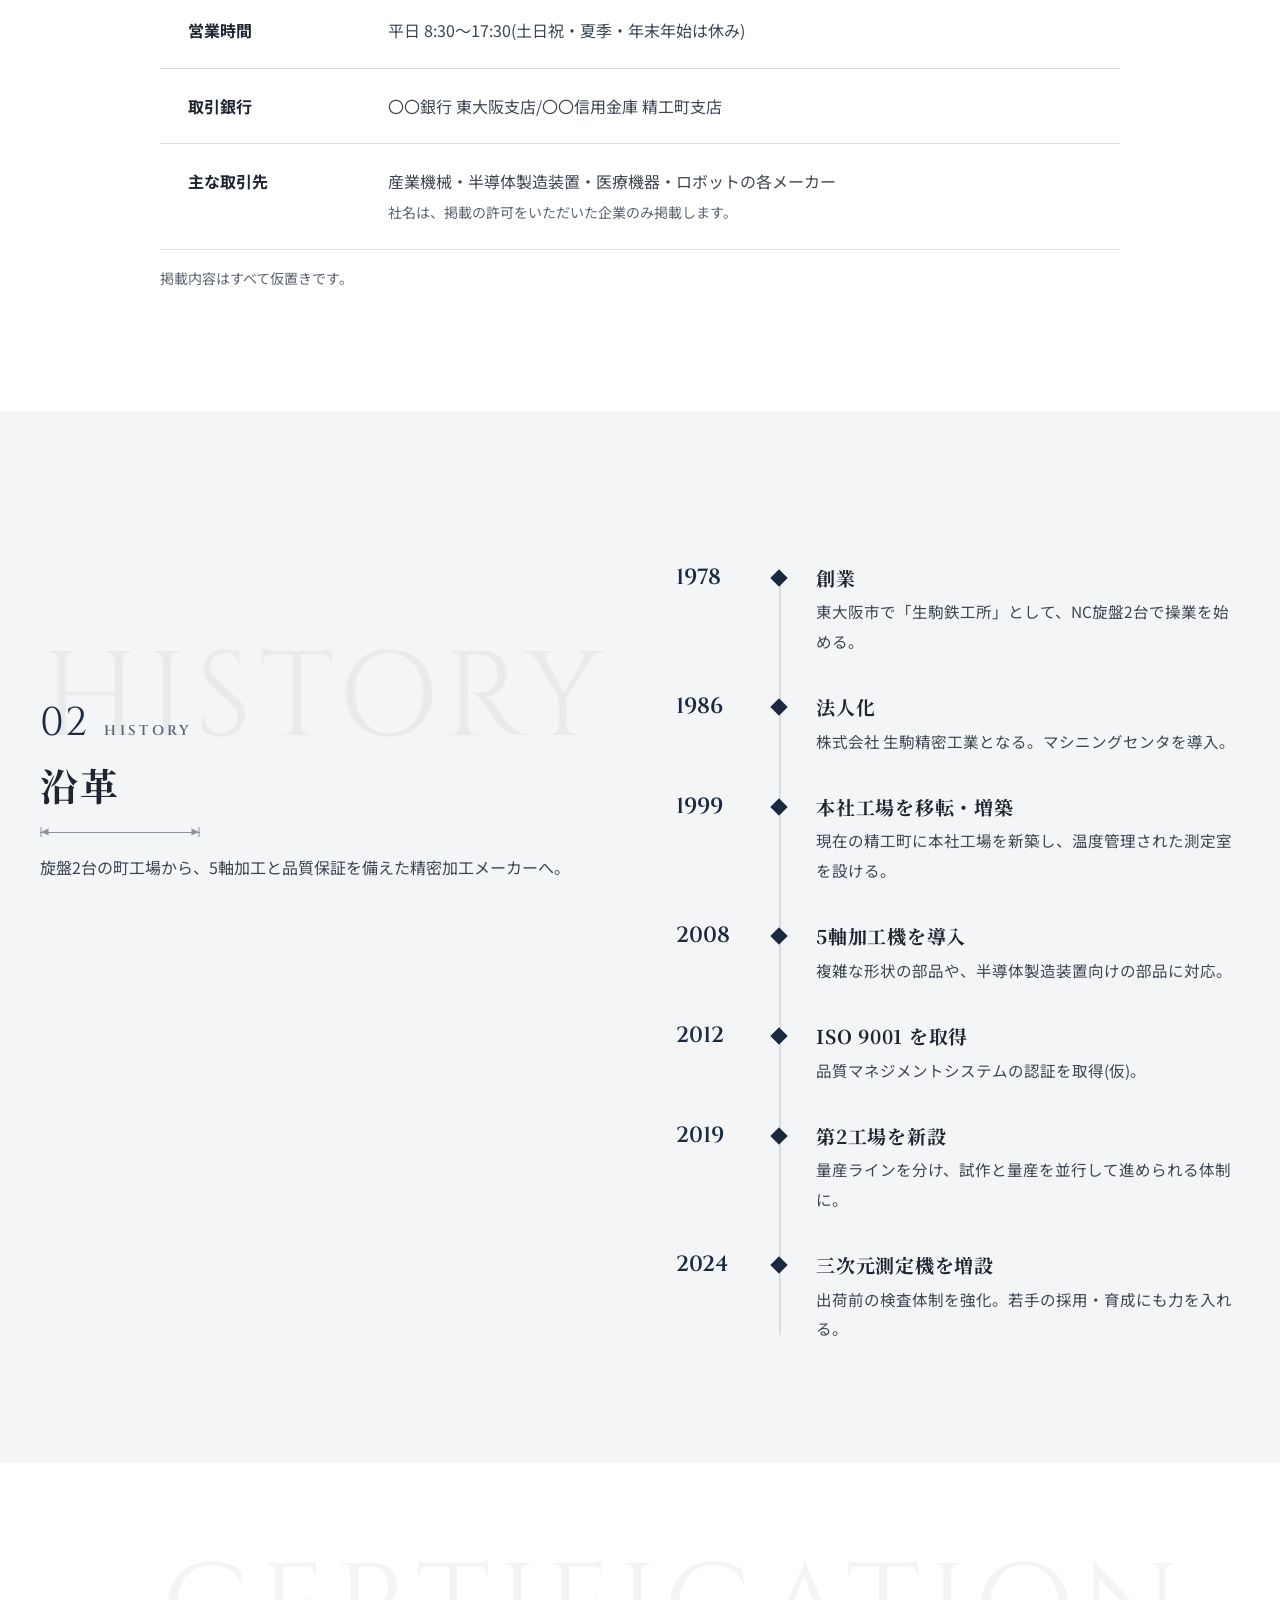
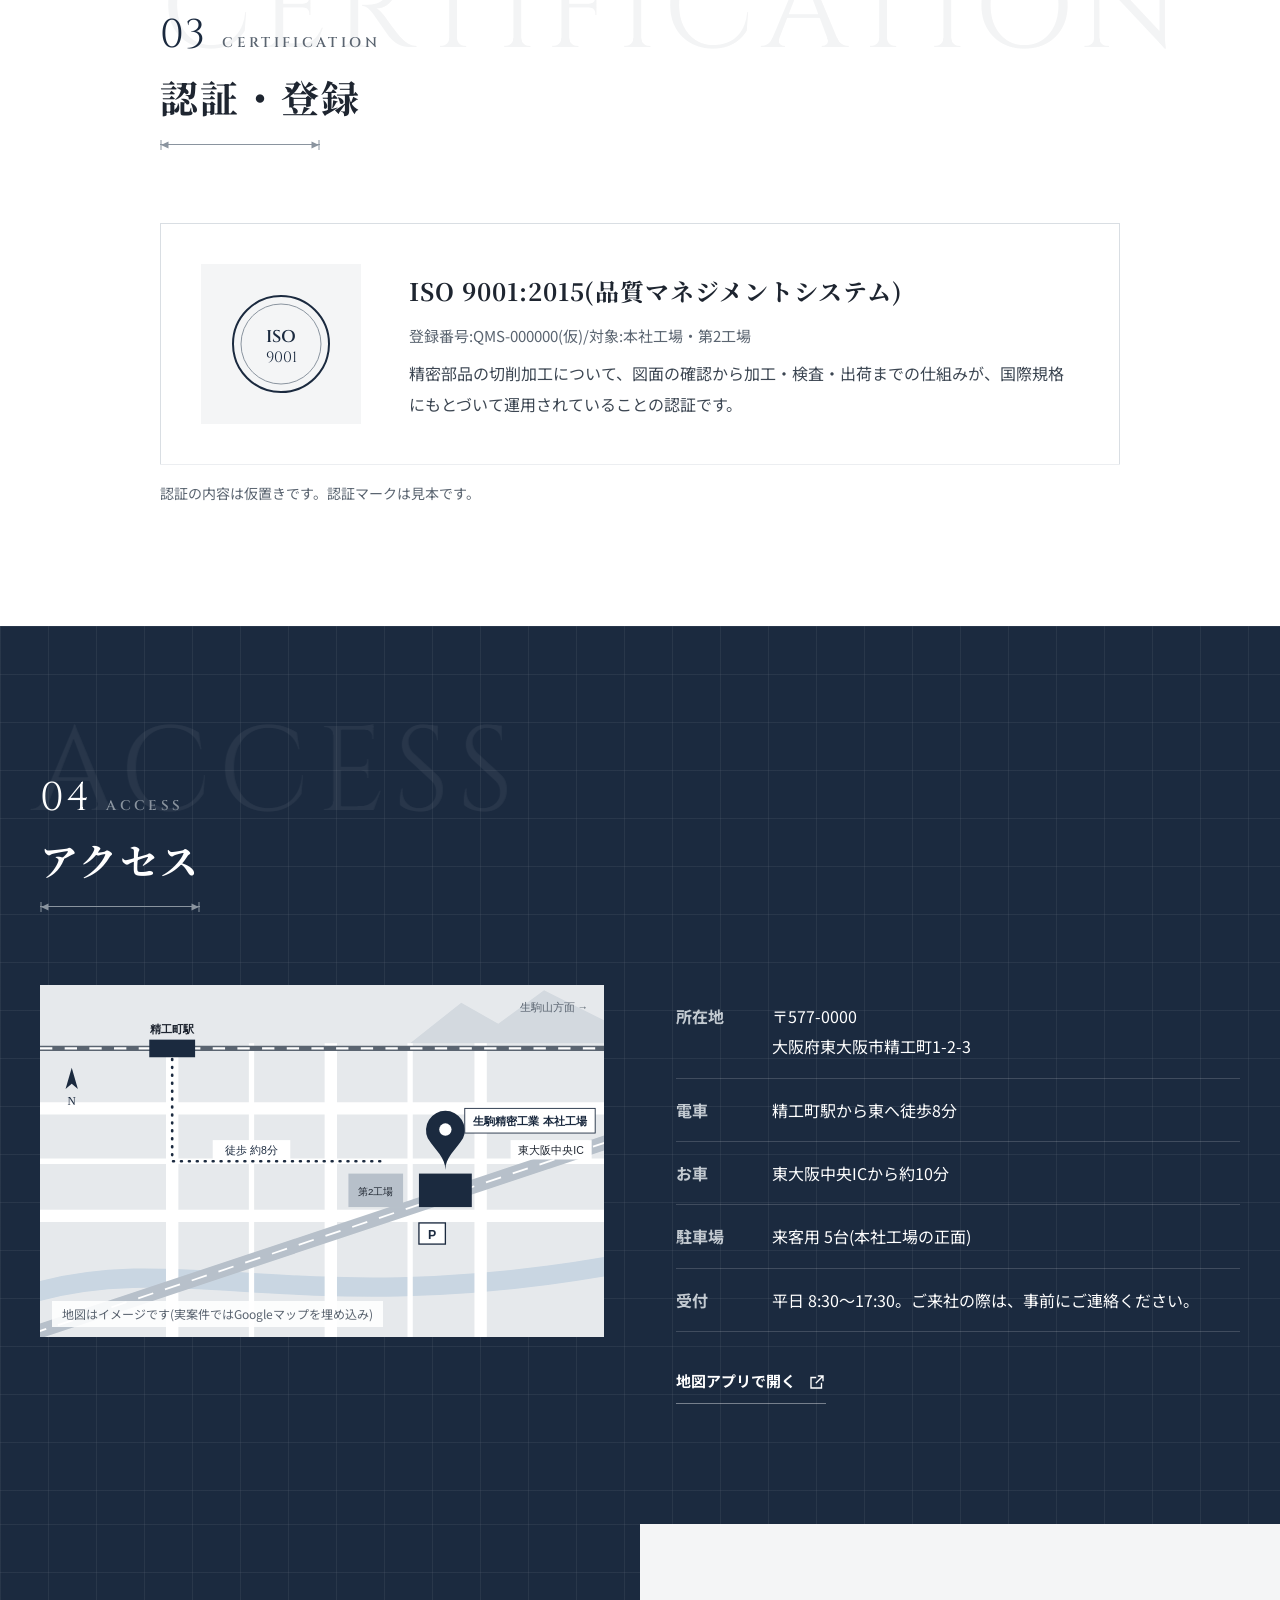
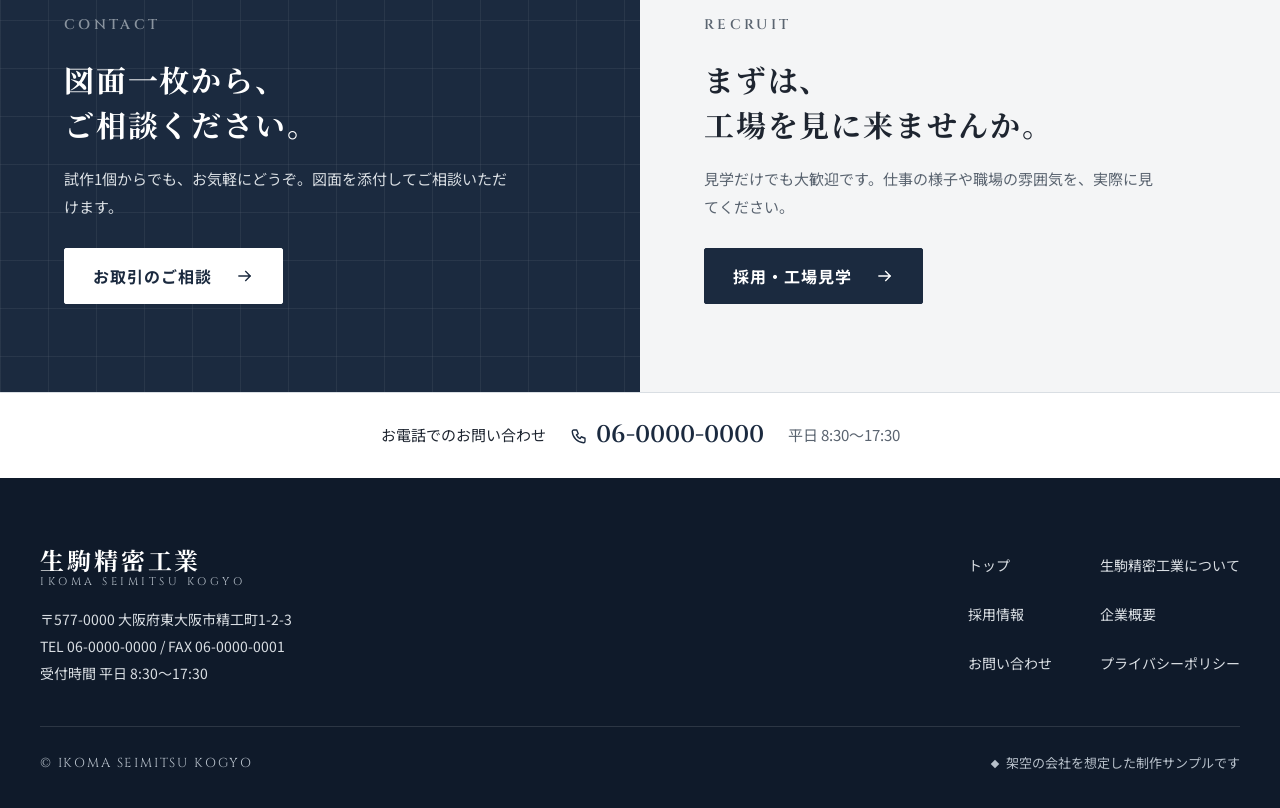
<file: company/index.html>
<!doctype html>
<html lang="ja">
<head>
<meta charset="utf-8">
<meta name="viewport" content="width=device-width, initial-scale=1">
<title>企業概要|株式会社 生駒精密工業 会社概要・沿革・アクセス(制作サンプル)</title>
<meta name="description" content="株式会社 生駒精密工業の会社概要、沿革、認証、本社工場へのアクセスをご案内します。大阪府東大阪市の精密切削加工メーカーです。※架空の会社を想定した制作サンプルです。">
<meta name="robots" content="noindex">
<meta property="og:title" content="企業概要|生駒精密工業(制作サンプル)">
<meta property="og:description" content="会社概要・沿革・認証・アクセス。生駒山を望む東大阪の地で、精密部品を削り続けています。">
<meta property="og:type" content="website">
<meta property="og:image" content="../assets/img/ogp.jpg">
<meta name="theme-color" content="#0F1A2A">
<link rel="icon" href="../assets/img/favicon.svg" type="image/svg+xml">
<link rel="preconnect" href="https://fonts.googleapis.com">
<link rel="preconnect" href="https://fonts.gstatic.com" crossorigin>
<link rel="stylesheet" href="https://fonts.googleapis.com/css2?family=Cinzel:wght@400;600&family=Noto+Sans+JP:wght@400;700&family=Noto+Serif+JP:wght@600;700&display=swap">
<script>document.documentElement.classList.add('js');</script>
<link rel="stylesheet" href="../assets/css/style.css">
<script type="application/ld+json">
[
  {
    "@context": "https://schema.org",
    "@type": "Organization",
    "name": "株式会社 生駒精密工業",
    "alternateName": "IKOMA SEIMITSU KOGYO",
    "foundingDate": "1978",
    "telephone": "06-0000-0000",
    "faxNumber": "06-0000-0001",
    "address": {
      "@type": "PostalAddress",
      "postalCode": "577-0000",
      "addressRegion": "大阪府",
      "addressLocality": "東大阪市",
      "streetAddress": "精工町1-2-3",
      "addressCountry": "JP"
    },
    "numberOfEmployees": { "@type": "QuantitativeValue", "value": 52 }
  },
  {
    "@context": "https://schema.org",
    "@type": "BreadcrumbList",
    "itemListElement": [
      { "@type": "ListItem", "position": 1, "name": "トップ", "item": "../" },
      { "@type": "ListItem", "position": 2, "name": "企業概要" }
    ]
  }
]
</script>
</head>
<body data-page="company">
<a class="skip-link" href="#main">本文へ移動</a>

<header class="site-header">
  <div class="site-header__inner">
    <a class="logo" href="../" aria-label="生駒精密工業 トップへ">
      <span class="logo__ja">生駒精密工業</span>
      <span class="logo__en">IKOMA SEIMITSU KOGYO</span>
    </a>
    <nav class="gnav" id="gnav" aria-label="メインメニュー">
      <ul class="gnav__list">
        <li><a class="gnav__link" href="../about/">生駒精密工業について</a></li>
        <li><a class="gnav__link" href="../recruit/">採用情報</a></li>
        <li><a class="gnav__link" href="../company/" aria-current="page">企業概要</a></li>
      </ul>
      <a class="gnav__tel" href="tel:0600000000" data-tel="header">
        <span class="gnav__tel-num"><svg width="18" height="18" viewBox="0 0 24 24" fill="none" stroke="currentColor" stroke-width="1.8" stroke-linejoin="round" aria-hidden="true"><path d="M5 4h4l2 5-2.5 1.5a11 11 0 0 0 5 5L15 13l5 2v4a2 2 0 0 1-2 2A16 16 0 0 1 3 6a2 2 0 0 1 2-2"/></svg>06-0000-0000</span>
        <span class="gnav__tel-hours">平日 8:30〜17:30</span>
      </a>
      <a class="btn btn--sm gnav__cta" href="../contact/" data-cta="header-contact">お問い合わせ<svg width="18" height="18" viewBox="0 0 24 24" fill="none" stroke="currentColor" stroke-width="1.8" stroke-linecap="square" aria-hidden="true"><path d="M4 12h15M13 6l6 6-6 6"/></svg></a>
    </nav>
    <div class="header-actions">
      <a class="header-tel-icon" href="tel:0600000000" aria-label="電話する(06-0000-0000)" data-tel="header-sp"><svg width="20" height="20" viewBox="0 0 24 24" fill="none" stroke="currentColor" stroke-width="1.8" stroke-linejoin="round" aria-hidden="true"><path d="M5 4h4l2 5-2.5 1.5a11 11 0 0 0 5 5L15 13l5 2v4a2 2 0 0 1-2 2A16 16 0 0 1 3 6a2 2 0 0 1 2-2"/></svg></a>
      <button class="menu-btn" type="button" aria-expanded="false" aria-controls="gnav" aria-label="メニューを開く"><span class="menu-btn__bars"></span></button>
    </div>
  </div>
</header>

<main id="main">

  <!-- 1. ページ見出し -->
  <section class="page-head">
    <div class="page-head__photo"><img src="../assets/img/company_hero.jpg" width="1024" height="572" alt="" fetchpriority="high"></div>
    <div class="page-head__grid grid-lines" aria-hidden="true"></div>
    <div class="container page-head__inner">
      <nav class="breadcrumb" aria-label="パンくずリスト">
        <ol><li><a href="../">トップ</a></li><li aria-current="page">企業概要</li></ol>
      </nav>
      <span class="page-head__bg" aria-hidden="true">COMPANY</span>
      <h1 class="page-head__title">企業概要</h1>
      <p class="page-head__lead">生駒山を望む東大阪の地で、精密部品を削り続けています。</p>
      <span class="dim" aria-hidden="true"></span>
    </div>
  </section>

  <!-- 2. 会社概要 -->
  <section class="section bg-white" aria-labelledby="profile-title">
    <div class="container container--narrow">
      <div class="sec-head">
        <span class="sec-head__bg" aria-hidden="true" data-drift>PROFILE</span>
        <p class="sec-head__label"><span class="sec-head__num">01</span>PROFILE</p>
        <h2 class="sec-head__title" id="profile-title" data-reveal="cut">会社概要</h2>
        <span class="dim" data-reveal aria-hidden="true"></span>
      </div>
      <div data-reveal="up">
        <table class="spec-table spec-table--plain spec-table--stack" style="border-top:2px solid var(--navy)">
          <tbody>
            <tr><th scope="row">社名</th><td>株式会社 生駒精密工業(いこませいみつこうぎょう)</td></tr>
            <tr><th scope="row">代表者</th><td>代表取締役 大西 正和</td></tr>
            <tr><th scope="row">創業</th><td>1978年</td></tr>
            <tr><th scope="row">設立</th><td>1986年</td></tr>
            <tr><th scope="row">資本金</th><td>3,000万円</td></tr>
            <tr><th scope="row">従業員数</th><td>52名(2026年4月現在)</td></tr>
            <tr><th scope="row">事業内容</th><td>精密部品の切削加工(NC旋盤・マシニングセンタ・5軸加工)<br>試作1個から量産まで、検査・表面処理の手配を含めて承ります</td></tr>
            <tr><th scope="row">所在地</th><td>本社工場:〒577-0000 大阪府東大阪市精工町1-2-3<br>第2工場:〒577-0000 大阪府東大阪市精工町1-5-8</td></tr>
            <tr><th scope="row">電話・FAX</th><td>TEL <a href="tel:0600000000" data-tel="company-table">06-0000-0000</a> / FAX 06-0000-0001</td></tr>
            <tr><th scope="row">営業時間</th><td>平日 8:30〜17:30(土日祝・夏季・年末年始は休み)</td></tr>
            <tr><th scope="row">取引銀行</th><td>〇〇銀行 東大阪支店/〇〇信用金庫 精工町支店</td></tr>
            <tr><th scope="row">主な取引先</th><td>産業機械・半導体製造装置・医療機器・ロボットの各メーカー<br><span class="note">社名は、掲載の許可をいただいた企業のみ掲載します。</span></td></tr>
          </tbody>
        </table>
      </div>
      <p class="note" style="margin-top:16px">掲載内容はすべて仮置きです。</p>
    </div>
  </section>

  <!-- 3. 沿革 -->
  <section class="section bg-paper" aria-labelledby="history-title">
    <div class="container split split--top">
      <div class="sec-head">
        <span class="sec-head__bg" aria-hidden="true" data-drift>HISTORY</span>
        <p class="sec-head__label"><span class="sec-head__num">02</span>HISTORY</p>
        <h2 class="sec-head__title" id="history-title" data-reveal="cut">沿革</h2>
        <span class="dim" data-reveal aria-hidden="true"></span>
        <p class="sec-head__lead">旋盤2台の町工場から、5軸加工と品質保証を備えた精密加工メーカーへ。</p>
      </div>
      <div class="timeline">
        <span class="timeline__bar" aria-hidden="true"></span>
        <ol>
        <li class="timeline__item"><span class="timeline__time">1978</span><span class="timeline__body"><span class="timeline__title">創業</span><span class="timeline__text">東大阪市で「生駒鉄工所」として、NC旋盤2台で操業を始める。</span></span></li>
        <li class="timeline__item"><span class="timeline__time">1986</span><span class="timeline__body"><span class="timeline__title">法人化</span><span class="timeline__text">株式会社 生駒精密工業となる。マシニングセンタを導入。</span></span></li>
        <li class="timeline__item"><span class="timeline__time">1999</span><span class="timeline__body"><span class="timeline__title">本社工場を移転・増築</span><span class="timeline__text">現在の精工町に本社工場を新築し、温度管理された測定室を設ける。</span></span></li>
        <li class="timeline__item"><span class="timeline__time">2008</span><span class="timeline__body"><span class="timeline__title">5軸加工機を導入</span><span class="timeline__text">複雑な形状の部品や、半導体製造装置向けの部品に対応。</span></span></li>
        <li class="timeline__item"><span class="timeline__time">2012</span><span class="timeline__body"><span class="timeline__title">ISO 9001 を取得</span><span class="timeline__text">品質マネジメントシステムの認証を取得(仮)。</span></span></li>
        <li class="timeline__item"><span class="timeline__time">2019</span><span class="timeline__body"><span class="timeline__title">第2工場を新設</span><span class="timeline__text">量産ラインを分け、試作と量産を並行して進められる体制に。</span></span></li>
        <li class="timeline__item"><span class="timeline__time">2024</span><span class="timeline__body"><span class="timeline__title">三次元測定機を増設</span><span class="timeline__text">出荷前の検査体制を強化。若手の採用・育成にも力を入れる。</span></span></li>
        </ol>
      </div>
    </div>
  </section>

  <!-- 4. 認証・登録 -->
  <section class="section bg-white" aria-labelledby="cert-title">
    <div class="container container--narrow">
      <div class="sec-head">
        <span class="sec-head__bg" aria-hidden="true" data-drift>CERTIFICATION</span>
        <p class="sec-head__label"><span class="sec-head__num">03</span>CERTIFICATION</p>
        <h2 class="sec-head__title" id="cert-title" data-reveal="cut">認証・登録</h2>
        <span class="dim" data-reveal aria-hidden="true"></span>
      </div>
      <div class="cert" data-reveal="up">
        <div class="cert__mark" aria-hidden="true">
          <svg width="104" height="104" viewBox="0 0 104 104" fill="none">
            <circle cx="52" cy="52" r="48" stroke="#1B2A3F" stroke-width="2"/>
            <circle cx="52" cy="52" r="40" stroke="#8A949F" stroke-width="1"/>
            <text x="52" y="50" text-anchor="middle" font-family="Cinzel, serif" font-size="17" font-weight="600" fill="#1B2A3F">ISO</text>
            <text x="52" y="70" text-anchor="middle" font-family="Cinzel, serif" font-size="15" fill="#1B2A3F">9001</text>
          </svg>
        </div>
        <div class="cert__body">
          <p class="cert__name">ISO 9001:2015(品質マネジメントシステム)</p>
          <p class="cert__meta">登録番号:QMS-000000(仮)/対象:本社工場・第2工場</p>
          <p class="cert__text">精密部品の切削加工について、図面の確認から加工・検査・出荷までの仕組みが、国際規格にもとづいて運用されていることの認証です。</p>
        </div>
      </div>
      <p class="note" style="margin-top:16px">認証の内容は仮置きです。認証マークは見本です。</p>
    </div>
  </section>

  <!-- 5. アクセス -->
  <section class="section bg-navy grid-lines is-dark" aria-labelledby="access-title">
    <div class="container">
      <div class="sec-head">
        <span class="sec-head__bg" aria-hidden="true" data-drift>ACCESS</span>
        <p class="sec-head__label"><span class="sec-head__num">04</span>ACCESS</p>
        <h2 class="sec-head__title" id="access-title" data-reveal="cut">アクセス</h2>
        <span class="dim" data-reveal aria-hidden="true"></span>
      </div>
      <div class="split split--top">
        <div class="map" data-reveal="photo">
          <svg viewBox="0 0 640 400" role="img" aria-label="本社工場の周辺地図(イラスト)。精工町駅から徒歩約8分、東大阪中央ICから車で約10分。">
            <rect width="640" height="400" fill="#E6E9EC"/>
            <path d="M420 66 L478 20 L520 44 L572 6 L640 40 V66Z" fill="#D3D9DF"/>
            <text x="622" y="30" text-anchor="end" font-size="12" fill="#5A6470" font-family="sans-serif">生駒山方面 →</text>
            <path d="M-10 350 C 160 300, 300 380, 650 318" stroke="#C9D6E2" stroke-width="22" fill="none"/>
            <g stroke="#FFFFFF" fill="none">
              <path d="M0 140H640M0 262H640M150 66V400M330 66V400M500 66V400" stroke-width="14"/>
              <path d="M0 200H640M240 66V400M420 66V400" stroke-width="6"/>
            </g>
            <path d="M-10 396 L650 176" stroke="#B7C0CA" stroke-width="16"/>
            <path d="M-10 396 L650 176" stroke="#FFFFFF" stroke-width="2" stroke-dasharray="18 14"/>
            <rect x="534" y="176" width="92" height="22" fill="#FFFFFF"/>
            <text x="580" y="192" text-anchor="middle" font-size="12" fill="#1E2530" font-family="sans-serif">東大阪中央IC</text>
            <path d="M0 72H640" stroke="#5A6470" stroke-width="6"/>
            <path d="M0 72H640" stroke="#FFFFFF" stroke-width="2.5" stroke-dasharray="14 14"/>
            <rect x="124" y="62" width="52" height="20" fill="#1B2A3F"/>
            <text x="150" y="54" text-anchor="middle" font-size="13" font-weight="700" fill="#1E2530" font-family="sans-serif">精工町駅</text>
            <path d="M150 84 V200 H392" stroke="#1B2A3F" stroke-width="3" stroke-linecap="round" stroke-dasharray="1 8" fill="none"/>
            <rect x="196" y="176" width="88" height="22" fill="#FFFFFF"/>
            <text x="240" y="192" text-anchor="middle" font-size="12" fill="#1B2A3F" font-family="sans-serif">徒歩 約8分</text>
            <rect x="430" y="214" width="60" height="38" fill="#1B2A3F"/>
            <rect x="350" y="214" width="62" height="38" fill="#B7C0CA"/>
            <text x="381" y="238" text-anchor="middle" font-size="11" fill="#1E2530" font-family="sans-serif">第2工場</text>
            <rect x="430" y="270" width="30" height="24" fill="#FFFFFF" stroke="#1B2A3F" stroke-width="1.5"/>
            <text x="445" y="288" text-anchor="middle" font-size="14" font-weight="700" fill="#1B2A3F" font-family="sans-serif">P</text>
            <path d="M460 214 c0 -14 -11 -22 -20 -36 a22 22 0 1 1 40 0 c-9 14 -20 22 -20 36z" fill="#1B2A3F" transform="translate(0,-4)"/>
            <circle cx="460" cy="164" r="7" fill="#FFFFFF"/>
            <rect x="482" y="140" width="148" height="28" fill="#FFFFFF" stroke="#1B2A3F"/>
            <text x="556" y="159" text-anchor="middle" font-size="13" font-weight="700" fill="#1B2A3F" font-family="sans-serif">生駒精密工業 本社工場</text>
            <g transform="translate(36 112)" font-family="serif"><path d="M0 -18 L7 6 L0 0 L-7 6Z" fill="#1B2A3F"/><text x="0" y="24" text-anchor="middle" font-size="13" fill="#1B2A3F">N</text></g>
          </svg>
          <span class="map__note">地図はイメージです(実案件ではGoogleマップを埋め込み)</span>
        </div>
        <div>
          <dl class="info-list info-list--lines" data-reveal="up">
            <dt>所在地</dt><dd>〒577-0000<br>大阪府東大阪市精工町1-2-3</dd>
            <dt>電車</dt><dd>精工町駅から東へ徒歩8分</dd>
            <dt>お車</dt><dd>東大阪中央ICから約10分</dd>
            <dt>駐車場</dt><dd>来客用 5台(本社工場の正面)</dd>
            <dt>受付</dt><dd>平日 8:30〜17:30。ご来社の際は、事前にご連絡ください。</dd>
          </dl>
          <p style="margin-top:28px"><a class="text-link" href="https://www.google.com/maps/search/?api=1&amp;query=%E6%9D%B1%E5%A4%A7%E9%98%AA%E5%B8%82" target="_blank" rel="noopener">地図アプリで開く<svg width="18" height="18" viewBox="0 0 24 24" fill="none" stroke="currentColor" stroke-width="1.8" stroke-linecap="square" aria-hidden="true"><path d="M14 4h6v6M20 4l-9 9M18 14v6H4V6h6"/></svg></a></p>
        </div>
      </div>
    </div>
  </section>

  <!-- 6. 2つの入口 -->
  <section class="cta-duo" aria-label="お問い合わせ">
    <div class="cta-panel cta-panel--biz grid-lines">
      <span class="cta-panel__en">CONTACT</span>
      <h2 class="cta-panel__title" data-reveal="cut">図面一枚から、<br>ご相談ください。</h2>
      <p class="cta-panel__text">試作1個からでも、お気軽にどうぞ。図面を添付してご相談いただけます。</p>
      <a class="btn btn--light" href="../contact/?type=business" data-cta="duo-business">お取引のご相談<svg width="18" height="18" viewBox="0 0 24 24" fill="none" stroke="currentColor" stroke-width="1.8" stroke-linecap="square" aria-hidden="true"><path d="M4 12h15M13 6l6 6-6 6"/></svg></a>
    </div>
    <div class="cta-panel cta-panel--rec">
      <span class="cta-panel__en">RECRUIT</span>
      <h2 class="cta-panel__title" data-reveal="cut">まずは、<br>工場を見に来ませんか。</h2>
      <p class="cta-panel__text">見学だけでも大歓迎です。仕事の様子や職場の雰囲気を、実際に見てください。</p>
      <a class="btn" href="../contact/?type=recruit" data-cta="duo-recruit">採用・工場見学<svg width="18" height="18" viewBox="0 0 24 24" fill="none" stroke="currentColor" stroke-width="1.8" stroke-linecap="square" aria-hidden="true"><path d="M4 12h15M13 6l6 6-6 6"/></svg></a>
    </div>
  </section>
  <div class="tel-bar">
    <span>お電話でのお問い合わせ</span>
    <a class="tel-bar__num" href="tel:0600000000" data-tel="tel-bar"><svg width="18" height="18" viewBox="0 0 24 24" fill="none" stroke="currentColor" stroke-width="1.8" stroke-linejoin="round" aria-hidden="true"><path d="M5 4h4l2 5-2.5 1.5a11 11 0 0 0 5 5L15 13l5 2v4a2 2 0 0 1-2 2A16 16 0 0 1 3 6a2 2 0 0 1 2-2"/></svg>06-0000-0000</a>
    <span class="tel-bar__hours">平日 8:30〜17:30</span>
  </div>

</main>

<footer class="site-footer">
  <div class="container site-footer__inner">
    <div class="site-footer__top">
      <div class="site-footer__company">
        <a class="logo" href="../"><span class="logo__ja">生駒精密工業</span><span class="logo__en">IKOMA SEIMITSU KOGYO</span></a>
        <address class="site-footer__address">〒577-0000 大阪府東大阪市精工町1-2-3<br>TEL <a href="tel:0600000000" data-tel="footer">06-0000-0000</a> / FAX 06-0000-0001<br>受付時間 平日 8:30〜17:30</address>
      </div>
      <nav class="site-footer__nav" aria-label="フッターメニュー">
        <a href="../">トップ</a>
        <a href="../about/">生駒精密工業について</a>
        <a href="../recruit/">採用情報</a>
        <a href="../company/">企業概要</a>
        <a href="../contact/">お問い合わせ</a>
        <a href="../privacy/">プライバシーポリシー</a>
      </nav>
    </div>
    <div class="site-footer__bottom">
      <span class="site-footer__copy">© IKOMA SEIMITSU KOGYO</span>
      <span class="sample-note">架空の会社を想定した制作サンプルです</span>
    </div>
  </div>
</footer>

<script src="../assets/js/main.js" defer></script>
</body>
</html>
</file>
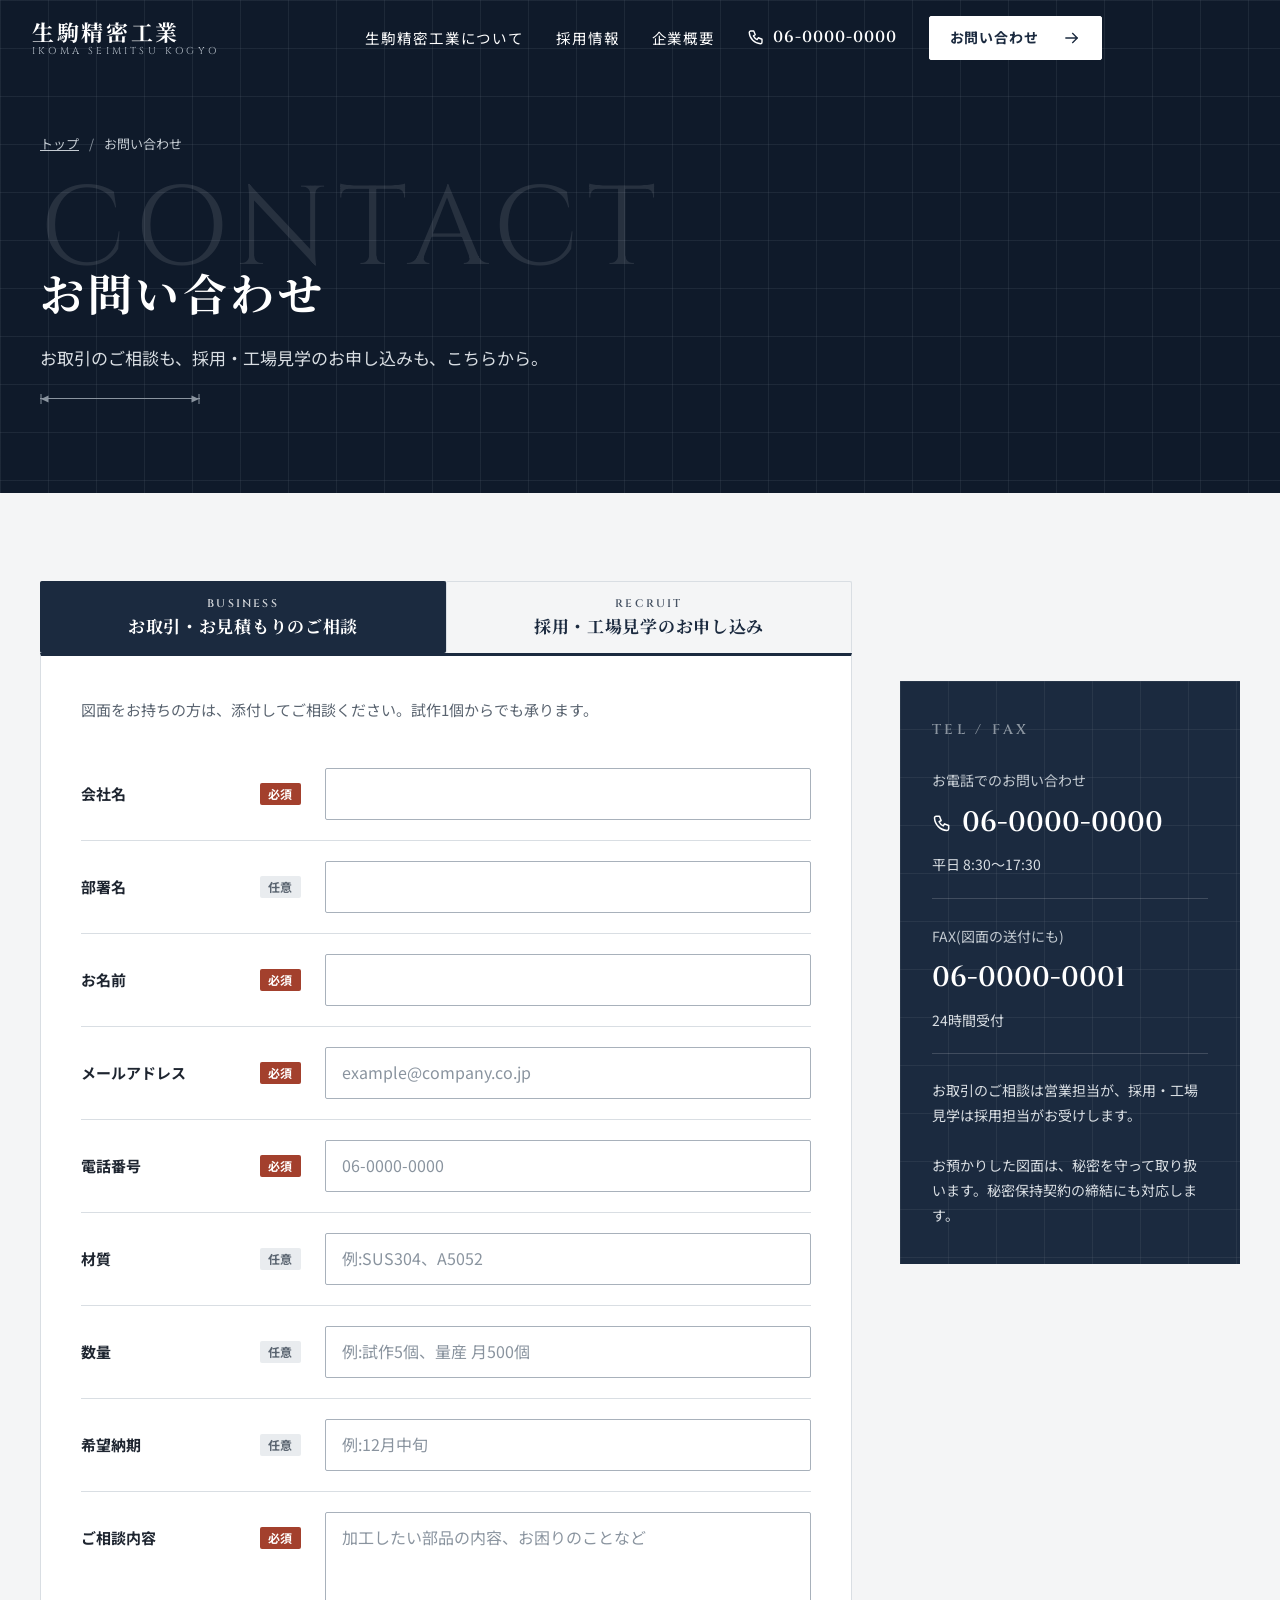
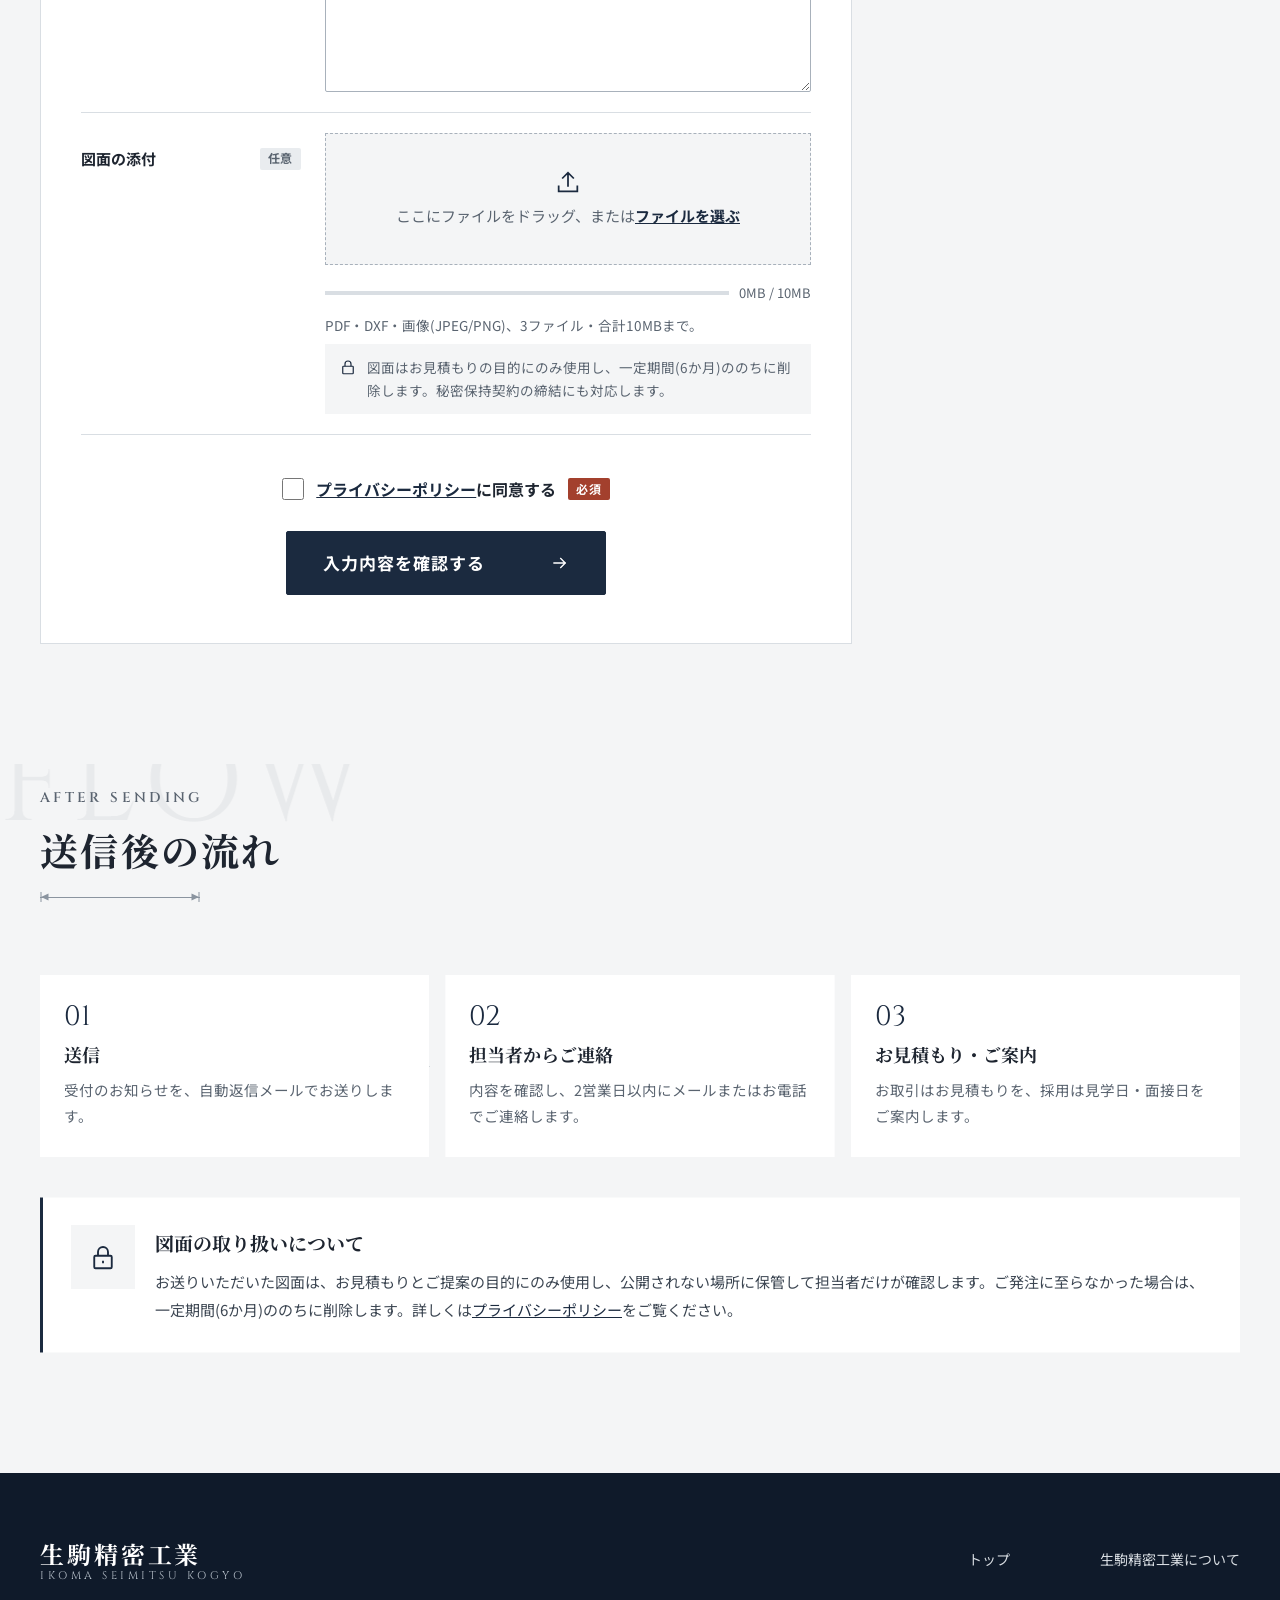
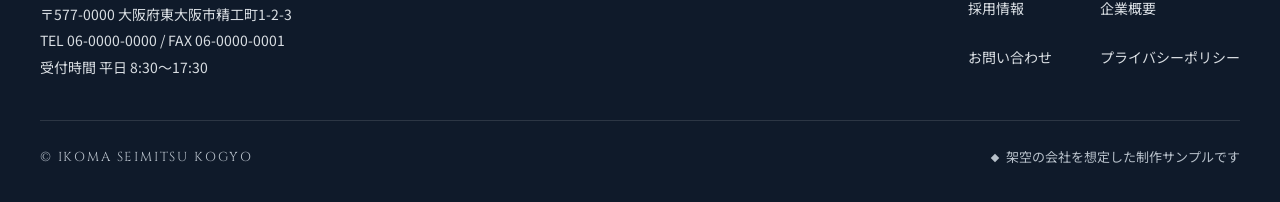
<file: contact/index.html>
<!doctype html>
<html lang="ja">
<head>
<meta charset="utf-8">
<meta name="viewport" content="width=device-width, initial-scale=1">
<title>お問い合わせ|お見積もり・採用・工場見学のお申し込み|生駒精密工業(制作サンプル)</title>
<meta name="description" content="生駒精密工業へのお問い合わせ。お取引・お見積もりのご相談(図面の添付可)と、採用・工場見学のお申し込みを受け付けています。※架空の会社を想定した制作サンプルです。フォームは送信されません。">
<meta name="robots" content="noindex">
<meta property="og:title" content="お問い合わせ|生駒精密工業(制作サンプル)">
<meta property="og:description" content="お取引のご相談も、採用・工場見学のお申し込みも、こちらから。">
<meta property="og:type" content="website">
<meta property="og:image" content="../assets/img/ogp.jpg">
<meta name="theme-color" content="#0F1A2A">
<link rel="icon" href="../assets/img/favicon.svg" type="image/svg+xml">
<link rel="preconnect" href="https://fonts.googleapis.com">
<link rel="preconnect" href="https://fonts.gstatic.com" crossorigin>
<link rel="stylesheet" href="https://fonts.googleapis.com/css2?family=Cinzel:wght@400;600&family=Noto+Sans+JP:wght@400;700&family=Noto+Serif+JP:wght@600;700&display=swap">
<script>document.documentElement.classList.add('js');</script>
<link rel="stylesheet" href="../assets/css/style.css">
<script type="application/ld+json">
{
  "@context": "https://schema.org",
  "@type": "BreadcrumbList",
  "itemListElement": [
    { "@type": "ListItem", "position": 1, "name": "トップ", "item": "../" },
    { "@type": "ListItem", "position": 2, "name": "お問い合わせ" }
  ]
}
</script>
</head>
<body data-page="contact">
<a class="skip-link" href="#main">本文へ移動</a>

<header class="site-header">
  <div class="site-header__inner">
    <a class="logo" href="../" aria-label="生駒精密工業 トップへ">
      <span class="logo__ja">生駒精密工業</span>
      <span class="logo__en">IKOMA SEIMITSU KOGYO</span>
    </a>
    <nav class="gnav" id="gnav" aria-label="メインメニュー">
      <ul class="gnav__list">
        <li><a class="gnav__link" href="../about/">生駒精密工業について</a></li>
        <li><a class="gnav__link" href="../recruit/">採用情報</a></li>
        <li><a class="gnav__link" href="../company/">企業概要</a></li>
      </ul>
      <a class="gnav__tel" href="tel:0600000000" data-tel="header">
        <span class="gnav__tel-num"><svg width="18" height="18" viewBox="0 0 24 24" fill="none" stroke="currentColor" stroke-width="1.8" stroke-linejoin="round" aria-hidden="true"><path d="M5 4h4l2 5-2.5 1.5a11 11 0 0 0 5 5L15 13l5 2v4a2 2 0 0 1-2 2A16 16 0 0 1 3 6a2 2 0 0 1 2-2"/></svg>06-0000-0000</span>
        <span class="gnav__tel-hours">平日 8:30〜17:30</span>
      </a>
      <a class="btn btn--sm gnav__cta" href="../contact/" aria-current="page" data-cta="header-contact">お問い合わせ<svg width="18" height="18" viewBox="0 0 24 24" fill="none" stroke="currentColor" stroke-width="1.8" stroke-linecap="square" aria-hidden="true"><path d="M4 12h15M13 6l6 6-6 6"/></svg></a>
    </nav>
    <div class="header-actions">
      <a class="header-tel-icon" href="tel:0600000000" aria-label="電話する(06-0000-0000)" data-tel="header-sp"><svg width="20" height="20" viewBox="0 0 24 24" fill="none" stroke="currentColor" stroke-width="1.8" stroke-linejoin="round" aria-hidden="true"><path d="M5 4h4l2 5-2.5 1.5a11 11 0 0 0 5 5L15 13l5 2v4a2 2 0 0 1-2 2A16 16 0 0 1 3 6a2 2 0 0 1 2-2"/></svg></a>
      <button class="menu-btn" type="button" aria-expanded="false" aria-controls="gnav" aria-label="メニューを開く"><span class="menu-btn__bars"></span></button>
    </div>
  </div>
</header>

<main id="main">

  <!-- 1. ページ見出し -->
  <section class="page-head">
    <div class="page-head__grid grid-lines" aria-hidden="true"></div>
    <div class="container page-head__inner">
      <nav class="breadcrumb" aria-label="パンくずリスト">
        <ol><li><a href="../">トップ</a></li><li aria-current="page">お問い合わせ</li></ol>
      </nav>
      <span class="page-head__bg" aria-hidden="true">CONTACT</span>
      <h1 class="page-head__title">お問い合わせ</h1>
      <p class="page-head__lead">お取引のご相談も、採用・工場見学のお申し込みも、こちらから。</p>
      <span class="dim" aria-hidden="true"></span>
    </div>
  </section>

  <!-- 2〜4. 種類の切り替え・フォーム・電話 -->
  <section class="section bg-paper" style="padding-top:88px" aria-label="お問い合わせフォーム">
    <div class="container contact-layout">
      <div class="contact-forms" data-tabs="manual" id="contact-forms">
        <div class="contact-tabs js-only" role="tablist" aria-label="お問い合わせの種類">
          <button class="tab-btn" type="button" role="tab" id="tab-business" aria-controls="panel-business"><small>BUSINESS</small>お取引・お見積もりのご相談</button>
          <button class="tab-btn" type="button" role="tab" id="tab-recruit" aria-controls="panel-recruit"><small>RECRUIT</small>採用・工場見学のお申し込み</button>
        </div>

        <!-- 取引・お見積もり -->
        <div class="tabs__panel" id="panel-business" role="tabpanel" aria-labelledby="tab-business">
          <form class="form-box" id="form-business" action="thanks/" method="post" enctype="multipart/form-data" data-form="business">
            <h2 class="form-box__title tabs__panel-title">お取引・お見積もりのご相談</h2>
            <p class="form-box__lead">図面をお持ちの方は、添付してご相談ください。試作1個からでも承ります。</p>
            <div class="form-error-summary" role="alert" tabindex="-1" hidden></div>

            <div class="form-body">
              <div class="field">
                <label class="field__label" for="b-company">会社名<span class="badge badge--req">必須</span></label>
                <div class="field__control">
                  <input class="input" id="b-company" name="company" type="text" autocomplete="organization" required data-label="会社名" aria-describedby="b-company-err">
                  <p class="field__error" id="b-company-err" hidden></p>
                </div>
              </div>
              <div class="field">
                <label class="field__label" for="b-dept">部署名<span class="badge">任意</span></label>
                <div class="field__control">
                  <input class="input" id="b-dept" name="department" type="text" data-label="部署名">
                </div>
              </div>
              <div class="field">
                <label class="field__label" for="b-name">お名前<span class="badge badge--req">必須</span></label>
                <div class="field__control">
                  <input class="input" id="b-name" name="name" type="text" autocomplete="name" required data-label="お名前" aria-describedby="b-name-err">
                  <p class="field__error" id="b-name-err" hidden></p>
                </div>
              </div>
              <div class="field">
                <label class="field__label" for="b-email">メールアドレス<span class="badge badge--req">必須</span></label>
                <div class="field__control">
                  <input class="input" id="b-email" name="email" type="email" autocomplete="email" inputmode="email" placeholder="example@company.co.jp" required data-label="メールアドレス" aria-describedby="b-email-err">
                  <p class="field__error" id="b-email-err" hidden></p>
                </div>
              </div>
              <div class="field">
                <label class="field__label" for="b-tel">電話番号<span class="badge badge--req">必須</span></label>
                <div class="field__control">
                  <input class="input" id="b-tel" name="tel" type="tel" autocomplete="tel" inputmode="tel" placeholder="06-0000-0000" required data-label="電話番号" aria-describedby="b-tel-err">
                  <p class="field__error" id="b-tel-err" hidden></p>
                </div>
              </div>
              <div class="field">
                <label class="field__label" for="b-material">材質<span class="badge">任意</span></label>
                <div class="field__control">
                  <input class="input" id="b-material" name="material" type="text" placeholder="例:SUS304、A5052" data-label="材質">
                </div>
              </div>
              <div class="field">
                <label class="field__label" for="b-qty">数量<span class="badge">任意</span></label>
                <div class="field__control">
                  <input class="input" id="b-qty" name="quantity" type="text" placeholder="例:試作5個、量産 月500個" data-label="数量">
                </div>
              </div>
              <div class="field">
                <label class="field__label" for="b-deadline">希望納期<span class="badge">任意</span></label>
                <div class="field__control">
                  <input class="input" id="b-deadline" name="deadline" type="text" placeholder="例:12月中旬" data-label="希望納期">
                </div>
              </div>
              <div class="field">
                <label class="field__label" for="b-message">ご相談内容<span class="badge badge--req">必須</span></label>
                <div class="field__control">
                  <textarea class="textarea" id="b-message" name="message" rows="6" placeholder="加工したい部品の内容、お困りのことなど" required data-label="ご相談内容" aria-describedby="b-message-err"></textarea>
                  <p class="field__error" id="b-message-err" hidden></p>
                </div>
              </div>
              <div class="field">
                <label class="field__label" for="b-files">図面の添付<span class="badge">任意</span></label>
                <div class="field__control">
                  <div class="dropzone" data-dropzone>
                    <svg width="28" height="28" viewBox="0 0 24 24" fill="none" stroke="currentColor" stroke-width="1.5" aria-hidden="true"><path d="M12 16V4M7 9l5-5 5 5M4 15v5h16v-5"/></svg>
                    <span class="js-only">ここにファイルをドラッグ、または<span class="dropzone__btn">ファイルを選ぶ</span></span>
                    <input id="b-files" name="files" type="file" multiple accept=".pdf,.dxf,.jpg,.jpeg,.png,application/pdf,image/jpeg,image/png" data-label="図面の添付" aria-describedby="b-files-hint b-files-err">
                  </div>
                  <ul class="file-list" data-file-list></ul>
                  <div class="file-meter js-only" data-file-meter hidden><span class="file-meter__bar"><span style="width:0%"></span></span><span data-file-meter-text>0MB / 10MB</span></div>
                  <p class="field__hint" id="b-files-hint">PDF・DXF・画像(JPEG/PNG)、3ファイル・合計10MBまで。</p>
                  <p class="field__error" id="b-files-err" hidden></p>
                  <p class="secret-note"><svg width="18" height="18" viewBox="0 0 24 24" fill="none" stroke="currentColor" stroke-width="1.6" aria-hidden="true"><rect x="5" y="11" width="14" height="10" rx="1"/><path d="M8 11V8a4 4 0 0 1 8 0v3"/></svg><span>図面はお見積もりの目的にのみ使用し、一定期間(6か月)ののちに削除します。秘密保持契約の締結にも対応します。</span></p>
                </div>
              </div>

              <div class="hp-field" aria-hidden="true">
                <label for="b-website">このフィールドは空のままにしてください</label>
                <input id="b-website" name="website" type="text" tabindex="-1" autocomplete="off">
              </div>

              <div class="form-foot">
                <div class="field__control" style="align-items:center">
                  <label class="agree"><input type="checkbox" name="agree" required data-label="プライバシーポリシーへの同意" aria-describedby="b-agree-err"><span><a href="../privacy/" target="_blank" rel="noopener">プライバシーポリシー</a>に同意する</span><span class="badge badge--req">必須</span></label>
                  <p class="field__error" id="b-agree-err" hidden></p>
                </div>
                <button class="btn btn--lg" type="submit">入力内容を確認する<svg width="18" height="18" viewBox="0 0 24 24" fill="none" stroke="currentColor" stroke-width="1.8" stroke-linecap="square" aria-hidden="true"><path d="M4 12h15M13 6l6 6-6 6"/></svg></button>
              </div>
            </div>

            <div class="confirm" hidden>
              <p class="form-box__lead">以下の内容でよろしければ、「この内容で送信する」を押してください。</p>
              <dl class="confirm__list" data-confirm-list></dl>
              <div class="confirm__actions">
                <button class="btn btn--outline" type="button" data-back><svg width="18" height="18" viewBox="0 0 24 24" fill="none" stroke="currentColor" stroke-width="1.8" stroke-linecap="square" aria-hidden="true"><path d="M20 12H5M11 6l-6 6 6 6"/></svg>修正する</button>
                <button class="btn btn--lg" type="button" data-send>この内容で送信する<svg width="18" height="18" viewBox="0 0 24 24" fill="none" stroke="currentColor" stroke-width="1.8" stroke-linecap="square" aria-hidden="true"><path d="M4 12h15M13 6l6 6-6 6"/></svg></button>
              </div>
              <p class="demo-note">※制作サンプルのため、実際には送信されません。入力内容はどこにも保存されません。</p>
            </div>
          </form>
        </div>

        <!-- 採用・工場見学 -->
        <div class="tabs__panel" id="panel-recruit" role="tabpanel" aria-labelledby="tab-recruit">
          <form class="form-box" id="form-recruit" action="thanks/" method="post" data-form="recruit">
            <h2 class="form-box__title tabs__panel-title">採用・工場見学のお申し込み</h2>
            <p class="form-box__lead">工場見学だけでも大歓迎です。保護者の方・学校の先生からのお問い合わせも受け付けています。</p>
            <div class="form-error-summary" role="alert" tabindex="-1" hidden></div>

            <div class="form-body">
              <div class="field">
                <span class="field__label" id="r-kind-label">申し込みの種類<span class="badge badge--req">必須</span></span>
                <div class="field__control">
                  <fieldset class="choice" aria-labelledby="r-kind-label" aria-describedby="r-kind-err" data-label="申し込みの種類" data-required-group="kind">
                    <label class="choice__item"><input type="radio" name="kind" value="visit" required><span>工場見学</span></label>
                    <label class="choice__item"><input type="radio" name="kind" value="apply"><span>応募</span></label>
                    <label class="choice__item"><input type="radio" name="kind" value="ask"><span>質問</span></label>
                  </fieldset>
                  <p class="field__error" id="r-kind-err" hidden></p>
                </div>
              </div>
              <div class="field">
                <label class="field__label" for="r-name">お名前<span class="badge badge--req">必須</span></label>
                <div class="field__control">
                  <input class="input" id="r-name" name="name" type="text" autocomplete="name" required data-label="お名前" aria-describedby="r-name-err">
                  <p class="field__error" id="r-name-err" hidden></p>
                </div>
              </div>
              <div class="field">
                <label class="field__label" for="r-email">メールアドレス<span class="badge badge--req">必須</span></label>
                <div class="field__control">
                  <input class="input" id="r-email" name="email" type="email" autocomplete="email" inputmode="email" placeholder="example@mail.com" required data-label="メールアドレス" aria-describedby="r-email-err">
                  <p class="field__error" id="r-email-err" hidden></p>
                </div>
              </div>
              <div class="field">
                <label class="field__label" for="r-tel">電話番号<span class="badge badge--req">必須</span></label>
                <div class="field__control">
                  <input class="input" id="r-tel" name="tel" type="tel" autocomplete="tel" inputmode="tel" placeholder="090-0000-0000" required data-label="電話番号" aria-describedby="r-tel-err">
                  <p class="field__error" id="r-tel-err" hidden></p>
                </div>
              </div>
              <div class="field">
                <label class="field__label" for="r-job">希望の職種<span class="badge">任意</span></label>
                <div class="field__control">
                  <select class="select" id="r-job" name="job" data-label="希望の職種">
                    <option value="">選択してください</option>
                    <option>NC旋盤オペレーター</option>
                    <option>マシニングセンタオペレーター</option>
                    <option>品質管理</option>
                    <option>まだ決めていない</option>
                  </select>
                </div>
              </div>
              <div class="field">
                <label class="field__label" for="r-age">年齢<span class="badge">任意</span></label>
                <div class="field__control">
                  <input class="input input--short" id="r-age" name="age" type="number" inputmode="numeric" min="15" max="99" data-label="年齢" aria-describedby="r-age-err">
                  <p class="field__error" id="r-age-err" hidden></p>
                </div>
              </div>
              <div class="field">
                <label class="field__label" for="r-status">現在の状況<span class="badge">任意</span></label>
                <div class="field__control">
                  <select class="select" id="r-status" name="status" data-label="現在の状況">
                    <option value="">選択してください</option>
                    <option>在学中</option>
                    <option>就業中</option>
                    <option>離職中</option>
                    <option>その他</option>
                  </select>
                </div>
              </div>
              <div class="field">
                <label class="field__label" for="r-date">見学の希望日<span class="badge">任意</span></label>
                <div class="field__control">
                  <input class="input" id="r-date" name="visit_date" type="text" placeholder="例:12月10日の午後" data-label="見学の希望日" aria-describedby="r-date-hint">
                  <p class="field__hint" id="r-date-hint">平日 9:00〜16:00の間で、1時間ほどです。</p>
                </div>
              </div>
              <div class="field">
                <label class="field__label" for="r-message">メッセージ<span class="badge">任意</span></label>
                <div class="field__control">
                  <textarea class="textarea" id="r-message" name="message" rows="6" placeholder="聞きたいことがあれば、お気軽にどうぞ" data-label="メッセージ"></textarea>
                </div>
              </div>

              <div class="hp-field" aria-hidden="true">
                <label for="r-website">このフィールドは空のままにしてください</label>
                <input id="r-website" name="website" type="text" tabindex="-1" autocomplete="off">
              </div>

              <div class="form-foot">
                <div class="field__control" style="align-items:center">
                  <label class="agree"><input type="checkbox" name="agree" required data-label="プライバシーポリシーへの同意" aria-describedby="r-agree-err"><span><a href="../privacy/" target="_blank" rel="noopener">プライバシーポリシー</a>に同意する</span><span class="badge badge--req">必須</span></label>
                  <p class="field__error" id="r-agree-err" hidden></p>
                </div>
                <button class="btn btn--lg" type="submit">入力内容を確認する<svg width="18" height="18" viewBox="0 0 24 24" fill="none" stroke="currentColor" stroke-width="1.8" stroke-linecap="square" aria-hidden="true"><path d="M4 12h15M13 6l6 6-6 6"/></svg></button>
              </div>
            </div>

            <div class="confirm" hidden>
              <p class="form-box__lead">以下の内容でよろしければ、「この内容で申し込む」を押してください。</p>
              <dl class="confirm__list" data-confirm-list></dl>
              <div class="confirm__actions">
                <button class="btn btn--outline" type="button" data-back><svg width="18" height="18" viewBox="0 0 24 24" fill="none" stroke="currentColor" stroke-width="1.8" stroke-linecap="square" aria-hidden="true"><path d="M20 12H5M11 6l-6 6 6 6"/></svg>修正する</button>
                <button class="btn btn--lg" type="button" data-send>この内容で申し込む<svg width="18" height="18" viewBox="0 0 24 24" fill="none" stroke="currentColor" stroke-width="1.8" stroke-linecap="square" aria-hidden="true"><path d="M4 12h15M13 6l6 6-6 6"/></svg></button>
              </div>
              <p class="demo-note">※制作サンプルのため、実際には送信されません。入力内容はどこにも保存されません。</p>
            </div>
          </form>
        </div>
      </div>

      <aside class="contact-aside bg-navy grid-lines" aria-label="電話・FAX">
        <span class="contact-aside__en">TEL / FAX</span>
        <div class="contact-aside__block">
          <span class="contact-aside__label">お電話でのお問い合わせ</span>
          <a class="contact-aside__num" href="tel:0600000000" data-tel="contact-aside"><svg width="20" height="20" viewBox="0 0 24 24" fill="none" stroke="currentColor" stroke-width="1.8" stroke-linejoin="round" aria-hidden="true"><path d="M5 4h4l2 5-2.5 1.5a11 11 0 0 0 5 5L15 13l5 2v4a2 2 0 0 1-2 2A16 16 0 0 1 3 6a2 2 0 0 1 2-2"/></svg>06-0000-0000</a>
          <span class="contact-aside__hours">平日 8:30〜17:30</span>
        </div>
        <div class="contact-aside__block">
          <span class="contact-aside__label">FAX(図面の送付にも)</span>
          <span class="contact-aside__num">06-0000-0001</span>
          <span class="contact-aside__hours">24時間受付</span>
        </div>
        <p class="contact-aside__text">お取引のご相談は営業担当が、採用・工場見学は採用担当がお受けします。</p>
        <p class="contact-aside__text">お預かりした図面は、秘密を守って取り扱います。秘密保持契約の締結にも対応します。</p>
      </aside>
    </div>
  </section>

  <!-- 5. 送信後の流れ -->
  <section class="section bg-paper" style="padding-top:24px" aria-labelledby="after-title">
    <div class="container">
      <div class="sec-head">
        <span class="sec-head__bg" aria-hidden="true" data-drift>FLOW</span>
        <p class="sec-head__label">AFTER SENDING</p>
        <h2 class="sec-head__title" id="after-title" data-reveal="cut">送信後の流れ</h2>
        <span class="dim" data-reveal aria-hidden="true"></span>
      </div>
      <ol class="after-steps" data-stagger="120">
        <li class="after-step" data-reveal="up"><span class="after-step__num">01</span><span class="after-step__title">送信</span><span class="after-step__text">受付のお知らせを、自動返信メールでお送りします。</span></li>
        <li class="after-step" data-reveal="up"><span class="after-step__num">02</span><span class="after-step__title">担当者からご連絡</span><span class="after-step__text">内容を確認し、2営業日以内にメールまたはお電話でご連絡します。</span></li>
        <li class="after-step" data-reveal="up"><span class="after-step__num">03</span><span class="after-step__title">お見積もり・ご案内</span><span class="after-step__text">お取引はお見積もりを、採用は見学日・面接日をご案内します。</span></li>
      </ol>
      <div class="drawing-policy" data-reveal="up">
        <span class="drawing-policy__icon" aria-hidden="true"><svg width="30" height="30" viewBox="0 0 24 24" fill="none" stroke="currentColor" stroke-width="1.5"><rect x="5" y="11" width="14" height="10" rx="1"/><path d="M8 11V8a4 4 0 0 1 8 0v3M12 15v2"/></svg></span>
        <div>
          <h3>図面の取り扱いについて</h3>
          <p>お送りいただいた図面は、お見積もりとご提案の目的にのみ使用し、公開されない場所に保管して担当者だけが確認します。ご発注に至らなかった場合は、一定期間(6か月)ののちに削除します。詳しくは<a href="../privacy/">プライバシーポリシー</a>をご覧ください。</p>
        </div>
      </div>
    </div>
  </section>

</main>

<footer class="site-footer">
  <div class="container site-footer__inner">
    <div class="site-footer__top">
      <div class="site-footer__company">
        <a class="logo" href="../"><span class="logo__ja">生駒精密工業</span><span class="logo__en">IKOMA SEIMITSU KOGYO</span></a>
        <address class="site-footer__address">〒577-0000 大阪府東大阪市精工町1-2-3<br>TEL <a href="tel:0600000000" data-tel="footer">06-0000-0000</a> / FAX 06-0000-0001<br>受付時間 平日 8:30〜17:30</address>
      </div>
      <nav class="site-footer__nav" aria-label="フッターメニュー">
        <a href="../">トップ</a>
        <a href="../about/">生駒精密工業について</a>
        <a href="../recruit/">採用情報</a>
        <a href="../company/">企業概要</a>
        <a href="../contact/">お問い合わせ</a>
        <a href="../privacy/">プライバシーポリシー</a>
      </nav>
    </div>
    <div class="site-footer__bottom">
      <span class="site-footer__copy">© IKOMA SEIMITSU KOGYO</span>
      <span class="sample-note">架空の会社を想定した制作サンプルです</span>
    </div>
  </div>
</footer>

<script src="../assets/js/main.js" defer></script>
<script src="../assets/js/contact.js" defer></script>
</body>
</html>
</file>
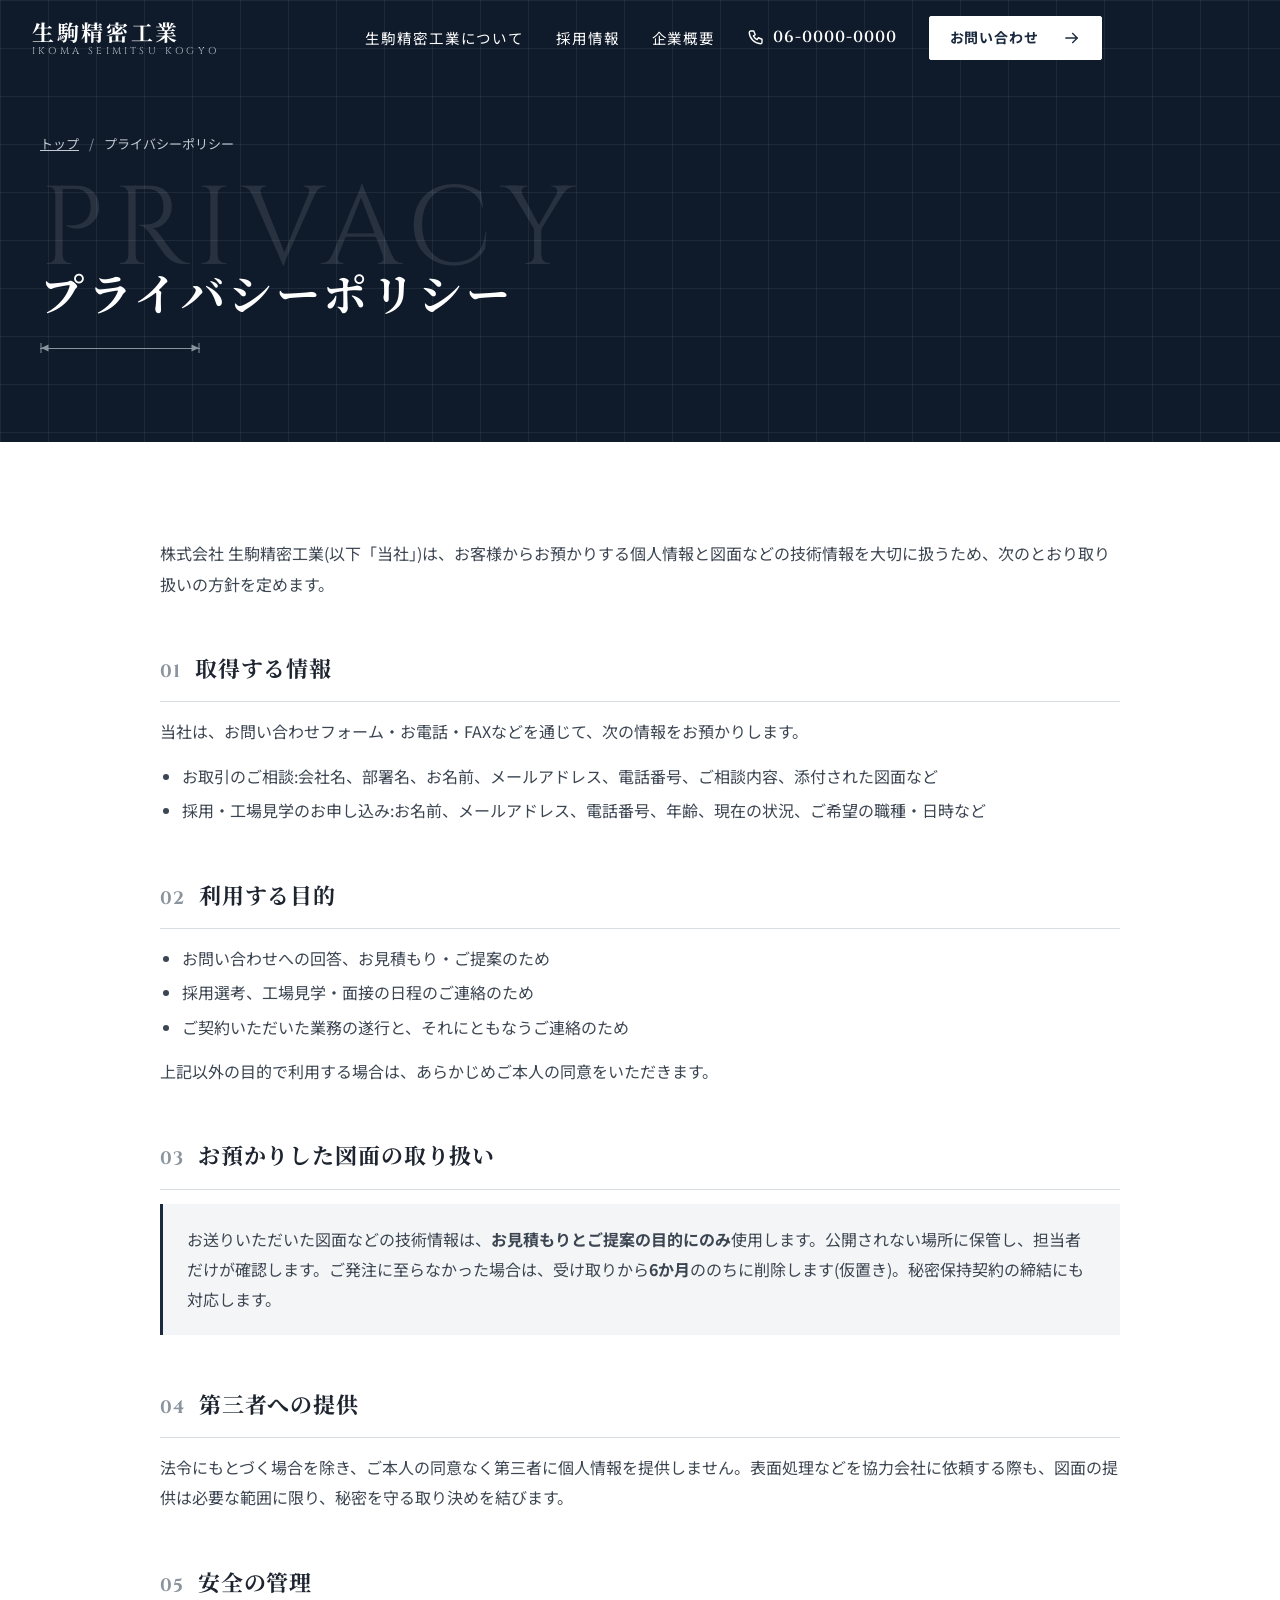
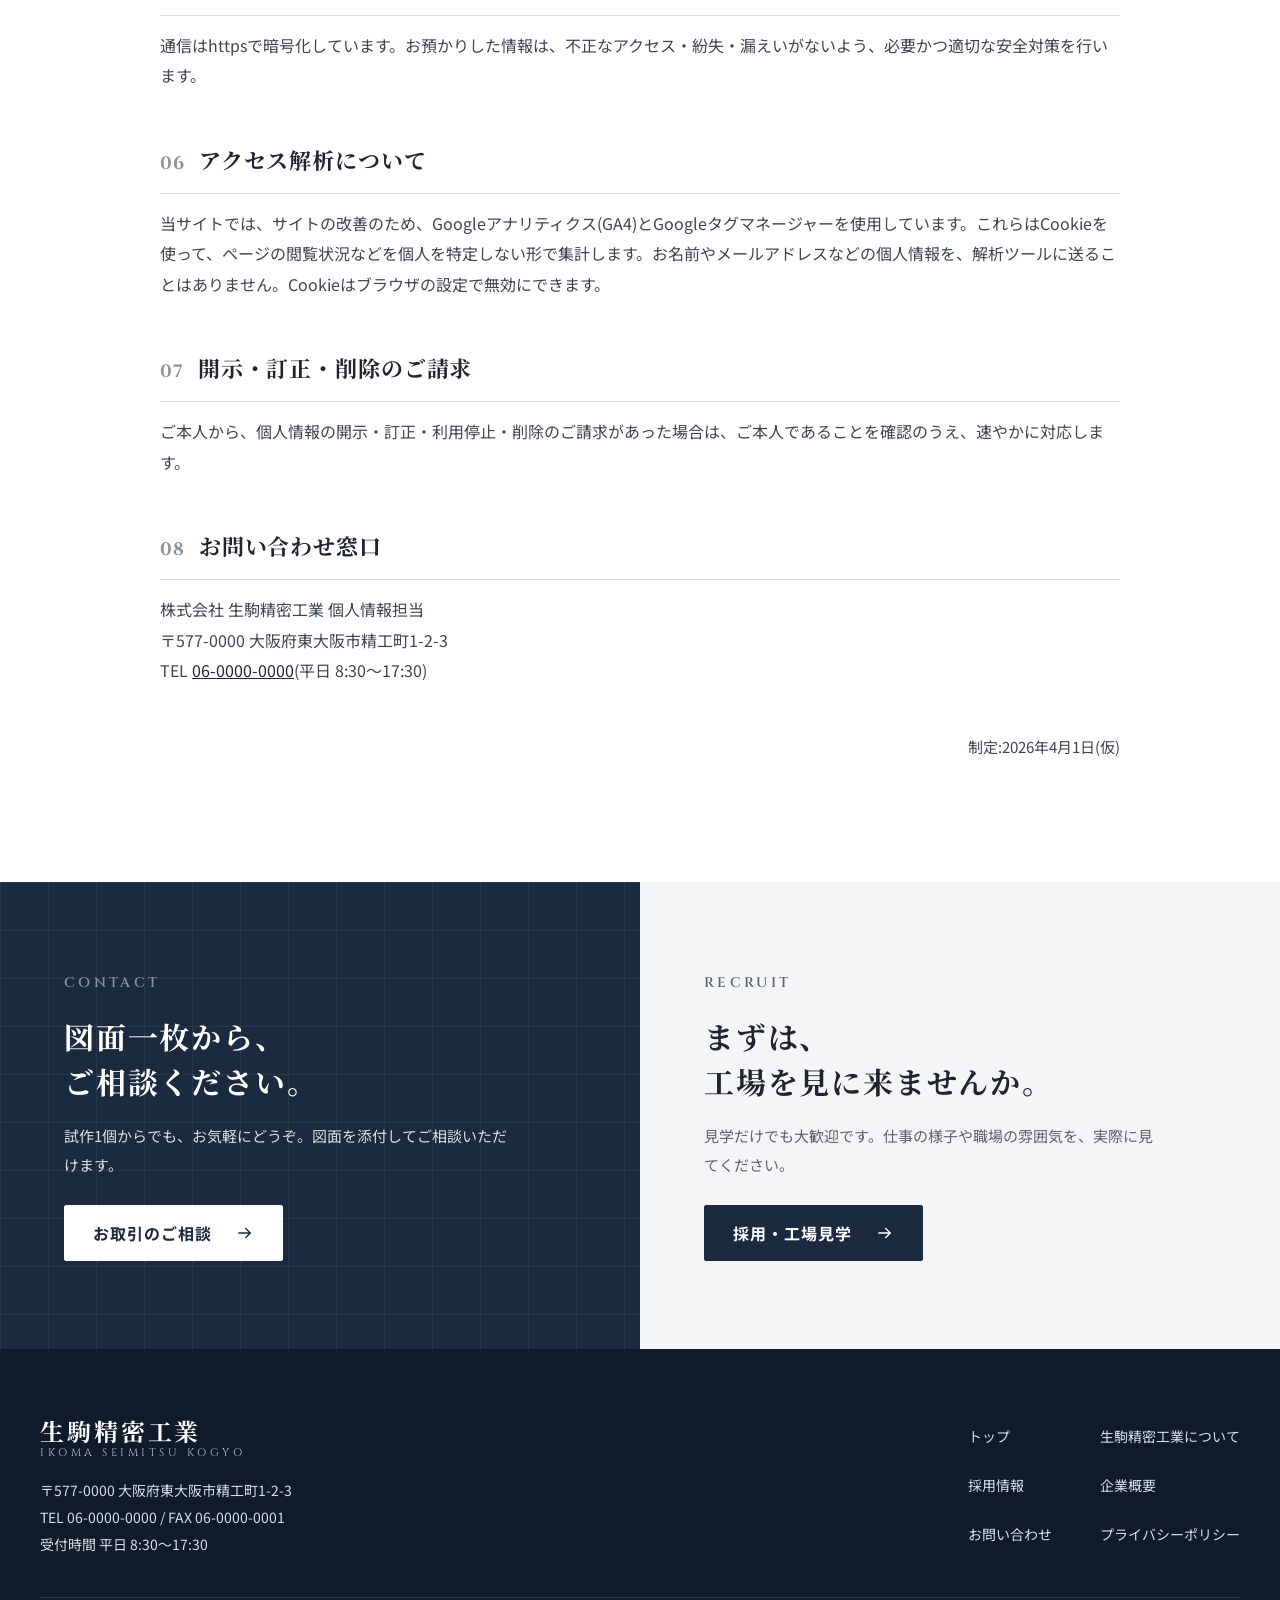
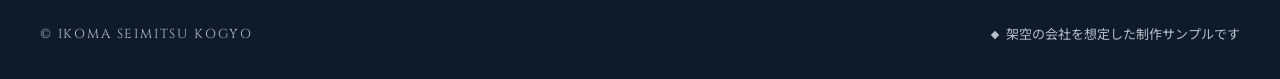
<file: privacy/index.html>
<!doctype html>
<html lang="ja">
<head>
<meta charset="utf-8">
<meta name="viewport" content="width=device-width, initial-scale=1">
<title>プライバシーポリシー|生駒精密工業(制作サンプル)</title>
<meta name="description" content="株式会社 生駒精密工業の個人情報の取り扱い、お預かりした図面の取り扱い、アクセス解析についてご説明します。※架空の会社を想定した制作サンプルです。">
<meta name="robots" content="noindex">
<meta name="theme-color" content="#0F1A2A">
<link rel="icon" href="../assets/img/favicon.svg" type="image/svg+xml">
<link rel="preconnect" href="https://fonts.googleapis.com">
<link rel="preconnect" href="https://fonts.gstatic.com" crossorigin>
<link rel="stylesheet" href="https://fonts.googleapis.com/css2?family=Cinzel:wght@400;600&family=Noto+Sans+JP:wght@400;700&family=Noto+Serif+JP:wght@600;700&display=swap">
<script>document.documentElement.classList.add('js');</script>
<link rel="stylesheet" href="../assets/css/style.css">
<script type="application/ld+json">
{
  "@context": "https://schema.org",
  "@type": "BreadcrumbList",
  "itemListElement": [
    { "@type": "ListItem", "position": 1, "name": "トップ", "item": "../" },
    { "@type": "ListItem", "position": 2, "name": "プライバシーポリシー" }
  ]
}
</script>
</head>
<body data-page="privacy">
<a class="skip-link" href="#main">本文へ移動</a>

<header class="site-header">
  <div class="site-header__inner">
    <a class="logo" href="../" aria-label="生駒精密工業 トップへ">
      <span class="logo__ja">生駒精密工業</span>
      <span class="logo__en">IKOMA SEIMITSU KOGYO</span>
    </a>
    <nav class="gnav" id="gnav" aria-label="メインメニュー">
      <ul class="gnav__list">
        <li><a class="gnav__link" href="../about/">生駒精密工業について</a></li>
        <li><a class="gnav__link" href="../recruit/">採用情報</a></li>
        <li><a class="gnav__link" href="../company/">企業概要</a></li>
      </ul>
      <a class="gnav__tel" href="tel:0600000000" data-tel="header">
        <span class="gnav__tel-num"><svg width="18" height="18" viewBox="0 0 24 24" fill="none" stroke="currentColor" stroke-width="1.8" stroke-linejoin="round" aria-hidden="true"><path d="M5 4h4l2 5-2.5 1.5a11 11 0 0 0 5 5L15 13l5 2v4a2 2 0 0 1-2 2A16 16 0 0 1 3 6a2 2 0 0 1 2-2"/></svg>06-0000-0000</span>
        <span class="gnav__tel-hours">平日 8:30〜17:30</span>
      </a>
      <a class="btn btn--sm gnav__cta" href="../contact/" data-cta="header-contact">お問い合わせ<svg width="18" height="18" viewBox="0 0 24 24" fill="none" stroke="currentColor" stroke-width="1.8" stroke-linecap="square" aria-hidden="true"><path d="M4 12h15M13 6l6 6-6 6"/></svg></a>
    </nav>
    <div class="header-actions">
      <a class="header-tel-icon" href="tel:0600000000" aria-label="電話する(06-0000-0000)" data-tel="header-sp"><svg width="20" height="20" viewBox="0 0 24 24" fill="none" stroke="currentColor" stroke-width="1.8" stroke-linejoin="round" aria-hidden="true"><path d="M5 4h4l2 5-2.5 1.5a11 11 0 0 0 5 5L15 13l5 2v4a2 2 0 0 1-2 2A16 16 0 0 1 3 6a2 2 0 0 1 2-2"/></svg></a>
      <button class="menu-btn" type="button" aria-expanded="false" aria-controls="gnav" aria-label="メニューを開く"><span class="menu-btn__bars"></span></button>
    </div>
  </div>
</header>

<main id="main">

  <section class="page-head">
    <div class="page-head__grid grid-lines" aria-hidden="true"></div>
    <div class="container page-head__inner">
      <nav class="breadcrumb" aria-label="パンくずリスト">
        <ol><li><a href="../">トップ</a></li><li aria-current="page">プライバシーポリシー</li></ol>
      </nav>
      <span class="page-head__bg" aria-hidden="true">PRIVACY</span>
      <h1 class="page-head__title">プライバシーポリシー</h1>
      <span class="dim" aria-hidden="true"></span>
    </div>
  </section>

  <section class="section bg-white" style="padding-top:96px">
    <div class="container container--narrow policy">
      <p class="policy__intro">株式会社 生駒精密工業(以下「当社」)は、お客様からお預かりする個人情報と図面などの技術情報を大切に扱うため、次のとおり取り扱いの方針を定めます。</p>

      <section aria-labelledby="p1">
        <h2 id="p1"><span>01</span>取得する情報</h2>
        <p>当社は、お問い合わせフォーム・お電話・FAXなどを通じて、次の情報をお預かりします。</p>
        <ul>
          <li>お取引のご相談:会社名、部署名、お名前、メールアドレス、電話番号、ご相談内容、添付された図面など</li>
          <li>採用・工場見学のお申し込み:お名前、メールアドレス、電話番号、年齢、現在の状況、ご希望の職種・日時など</li>
        </ul>
      </section>

      <section aria-labelledby="p2">
        <h2 id="p2"><span>02</span>利用する目的</h2>
        <ul>
          <li>お問い合わせへの回答、お見積もり・ご提案のため</li>
          <li>採用選考、工場見学・面接の日程のご連絡のため</li>
          <li>ご契約いただいた業務の遂行と、それにともなうご連絡のため</li>
        </ul>
        <p>上記以外の目的で利用する場合は、あらかじめご本人の同意をいただきます。</p>
      </section>

      <section aria-labelledby="p3">
        <h2 id="p3"><span>03</span>お預かりした図面の取り扱い</h2>
        <div class="policy__highlight">
          <p>お送りいただいた図面などの技術情報は、<strong>お見積もりとご提案の目的にのみ</strong>使用します。公開されない場所に保管し、担当者だけが確認します。ご発注に至らなかった場合は、受け取りから<strong>6か月</strong>ののちに削除します(仮置き)。秘密保持契約の締結にも対応します。</p>
        </div>
      </section>

      <section aria-labelledby="p4">
        <h2 id="p4"><span>04</span>第三者への提供</h2>
        <p>法令にもとづく場合を除き、ご本人の同意なく第三者に個人情報を提供しません。表面処理などを協力会社に依頼する際も、図面の提供は必要な範囲に限り、秘密を守る取り決めを結びます。</p>
      </section>

      <section aria-labelledby="p5">
        <h2 id="p5"><span>05</span>安全の管理</h2>
        <p>通信はhttpsで暗号化しています。お預かりした情報は、不正なアクセス・紛失・漏えいがないよう、必要かつ適切な安全対策を行います。</p>
      </section>

      <section aria-labelledby="p6">
        <h2 id="p6"><span>06</span>アクセス解析について</h2>
        <p>当サイトでは、サイトの改善のため、Googleアナリティクス(GA4)とGoogleタグマネージャーを使用しています。これらはCookieを使って、ページの閲覧状況などを個人を特定しない形で集計します。お名前やメールアドレスなどの個人情報を、解析ツールに送ることはありません。Cookieはブラウザの設定で無効にできます。</p>
      </section>

      <section aria-labelledby="p7">
        <h2 id="p7"><span>07</span>開示・訂正・削除のご請求</h2>
        <p>ご本人から、個人情報の開示・訂正・利用停止・削除のご請求があった場合は、ご本人であることを確認のうえ、速やかに対応します。</p>
      </section>

      <section aria-labelledby="p8">
        <h2 id="p8"><span>08</span>お問い合わせ窓口</h2>
        <p>株式会社 生駒精密工業 個人情報担当<br>〒577-0000 大阪府東大阪市精工町1-2-3<br>TEL <a href="tel:0600000000" data-tel="privacy">06-0000-0000</a>(平日 8:30〜17:30)</p>
      </section>

      <p class="policy__date">制定:2026年4月1日(仮)</p>
    </div>
  </section>

  <section class="cta-duo" aria-label="お問い合わせ">
    <div class="cta-panel cta-panel--biz grid-lines">
      <span class="cta-panel__en">CONTACT</span>
      <h2 class="cta-panel__title">図面一枚から、<br>ご相談ください。</h2>
      <p class="cta-panel__text">試作1個からでも、お気軽にどうぞ。図面を添付してご相談いただけます。</p>
      <a class="btn btn--light" href="../contact/?type=business" data-cta="duo-business">お取引のご相談<svg width="18" height="18" viewBox="0 0 24 24" fill="none" stroke="currentColor" stroke-width="1.8" stroke-linecap="square" aria-hidden="true"><path d="M4 12h15M13 6l6 6-6 6"/></svg></a>
    </div>
    <div class="cta-panel cta-panel--rec">
      <span class="cta-panel__en">RECRUIT</span>
      <h2 class="cta-panel__title">まずは、<br>工場を見に来ませんか。</h2>
      <p class="cta-panel__text">見学だけでも大歓迎です。仕事の様子や職場の雰囲気を、実際に見てください。</p>
      <a class="btn" href="../contact/?type=recruit" data-cta="duo-recruit">採用・工場見学<svg width="18" height="18" viewBox="0 0 24 24" fill="none" stroke="currentColor" stroke-width="1.8" stroke-linecap="square" aria-hidden="true"><path d="M4 12h15M13 6l6 6-6 6"/></svg></a>
    </div>
  </section>

</main>

<footer class="site-footer">
  <div class="container site-footer__inner">
    <div class="site-footer__top">
      <div class="site-footer__company">
        <a class="logo" href="../"><span class="logo__ja">生駒精密工業</span><span class="logo__en">IKOMA SEIMITSU KOGYO</span></a>
        <address class="site-footer__address">〒577-0000 大阪府東大阪市精工町1-2-3<br>TEL <a href="tel:0600000000" data-tel="footer">06-0000-0000</a> / FAX 06-0000-0001<br>受付時間 平日 8:30〜17:30</address>
      </div>
      <nav class="site-footer__nav" aria-label="フッターメニュー">
        <a href="../">トップ</a>
        <a href="../about/">生駒精密工業について</a>
        <a href="../recruit/">採用情報</a>
        <a href="../company/">企業概要</a>
        <a href="../contact/">お問い合わせ</a>
        <a href="../privacy/" aria-current="page">プライバシーポリシー</a>
      </nav>
    </div>
    <div class="site-footer__bottom">
      <span class="site-footer__copy">© IKOMA SEIMITSU KOGYO</span>
      <span class="sample-note">架空の会社を想定した制作サンプルです</span>
    </div>
  </div>
</footer>

<script src="../assets/js/main.js" defer></script>
</body>
</html>
</file>
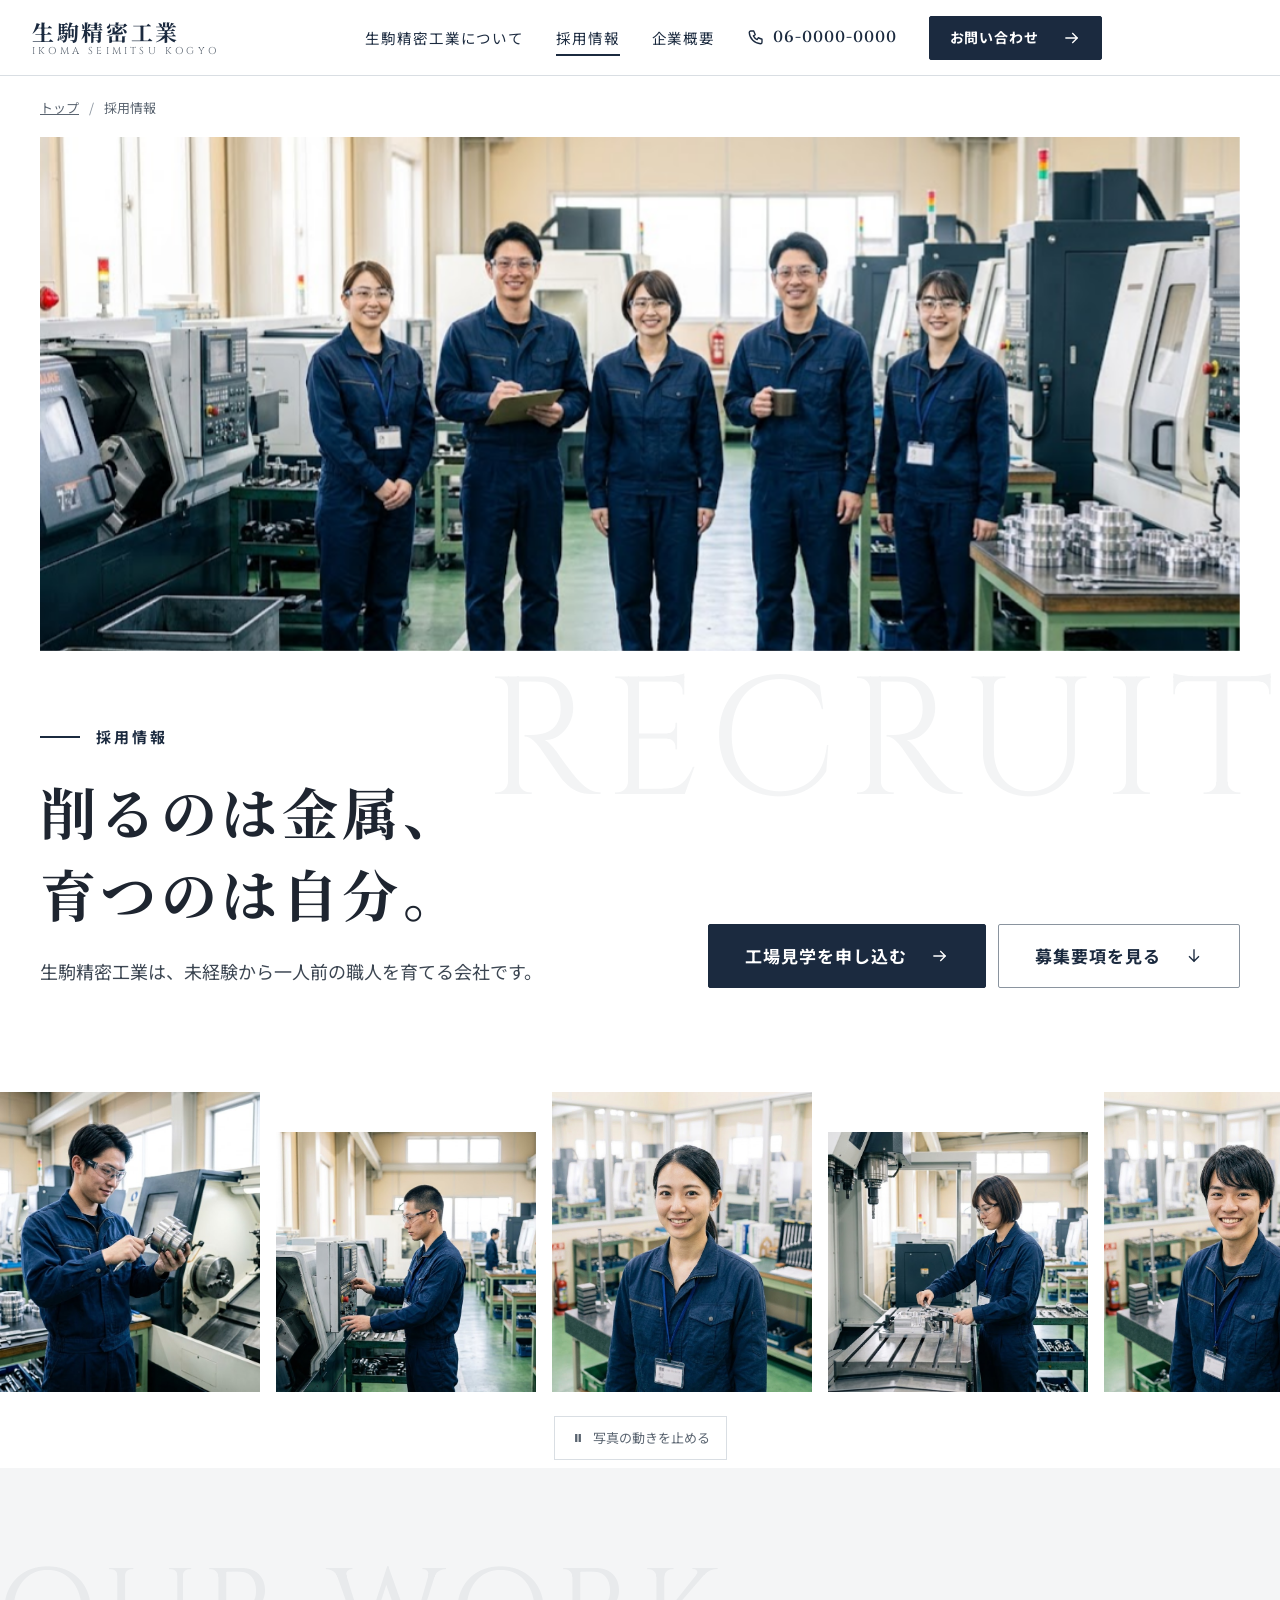
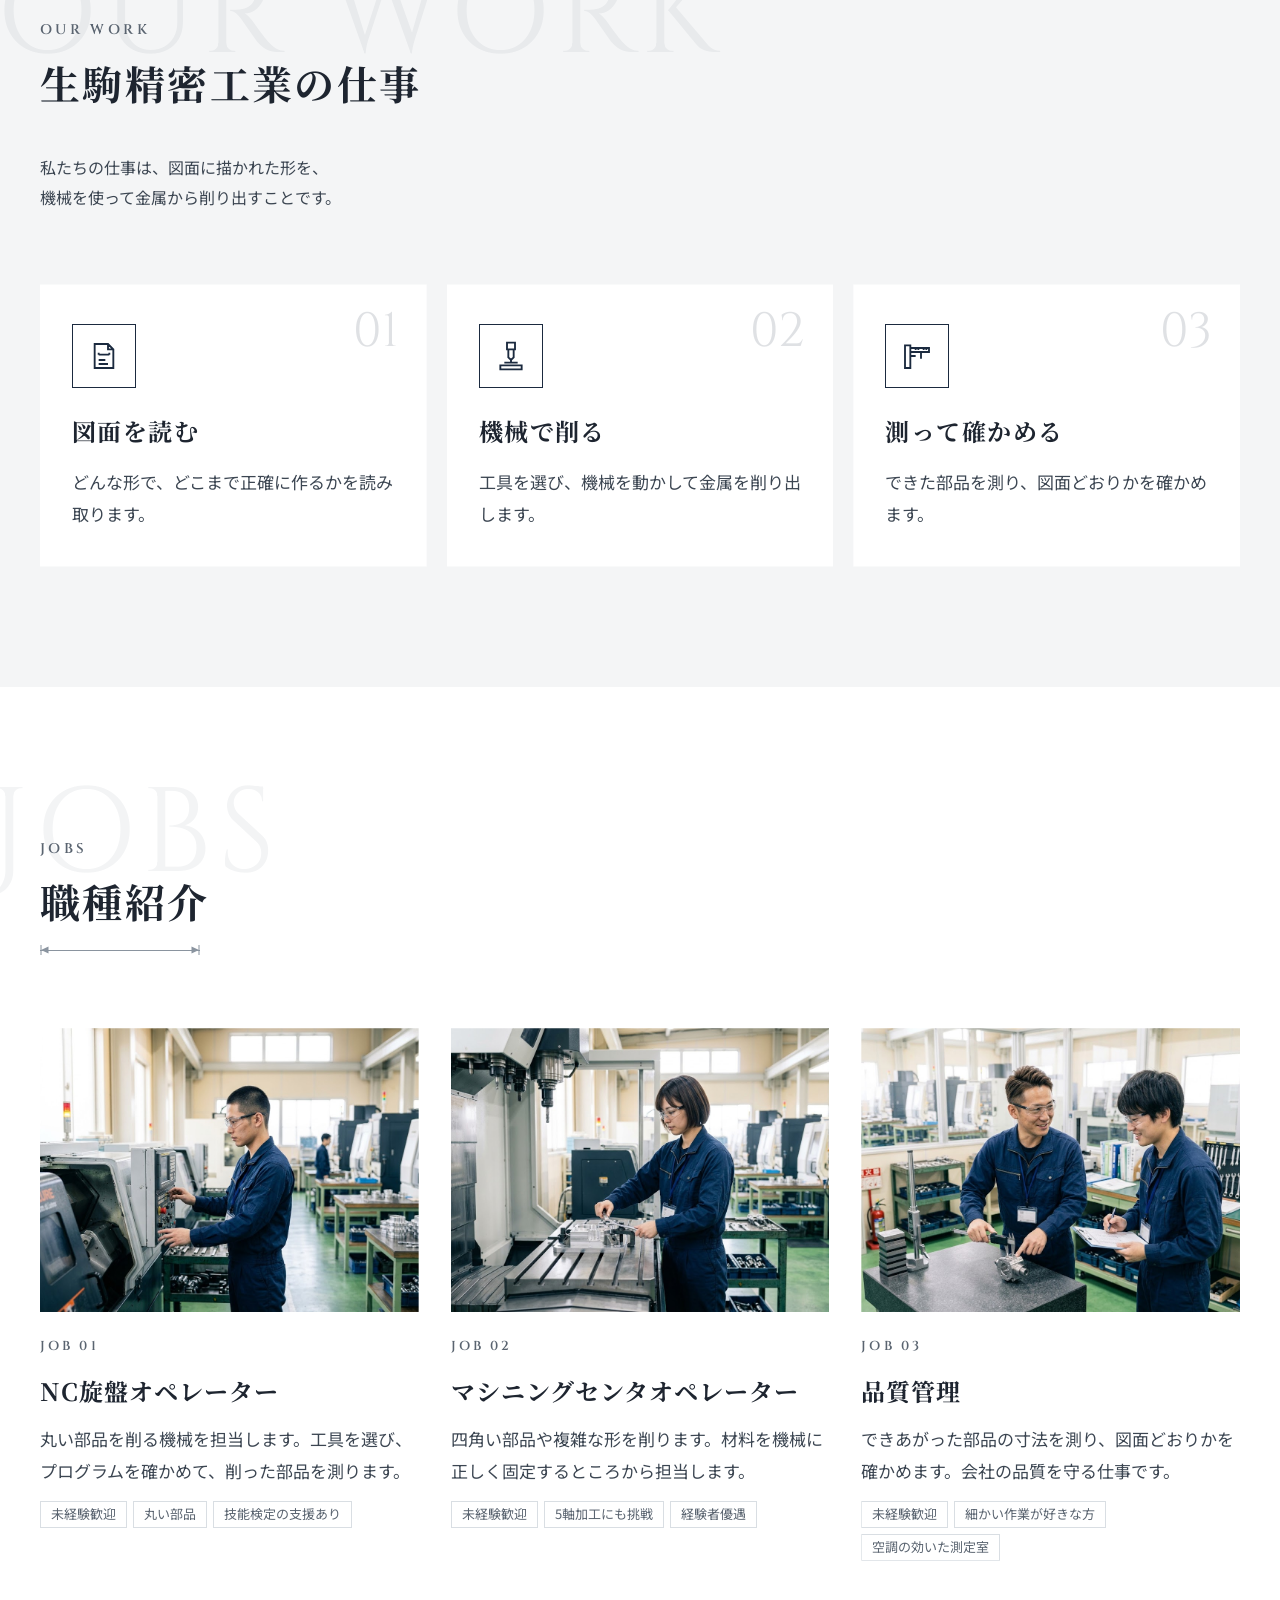
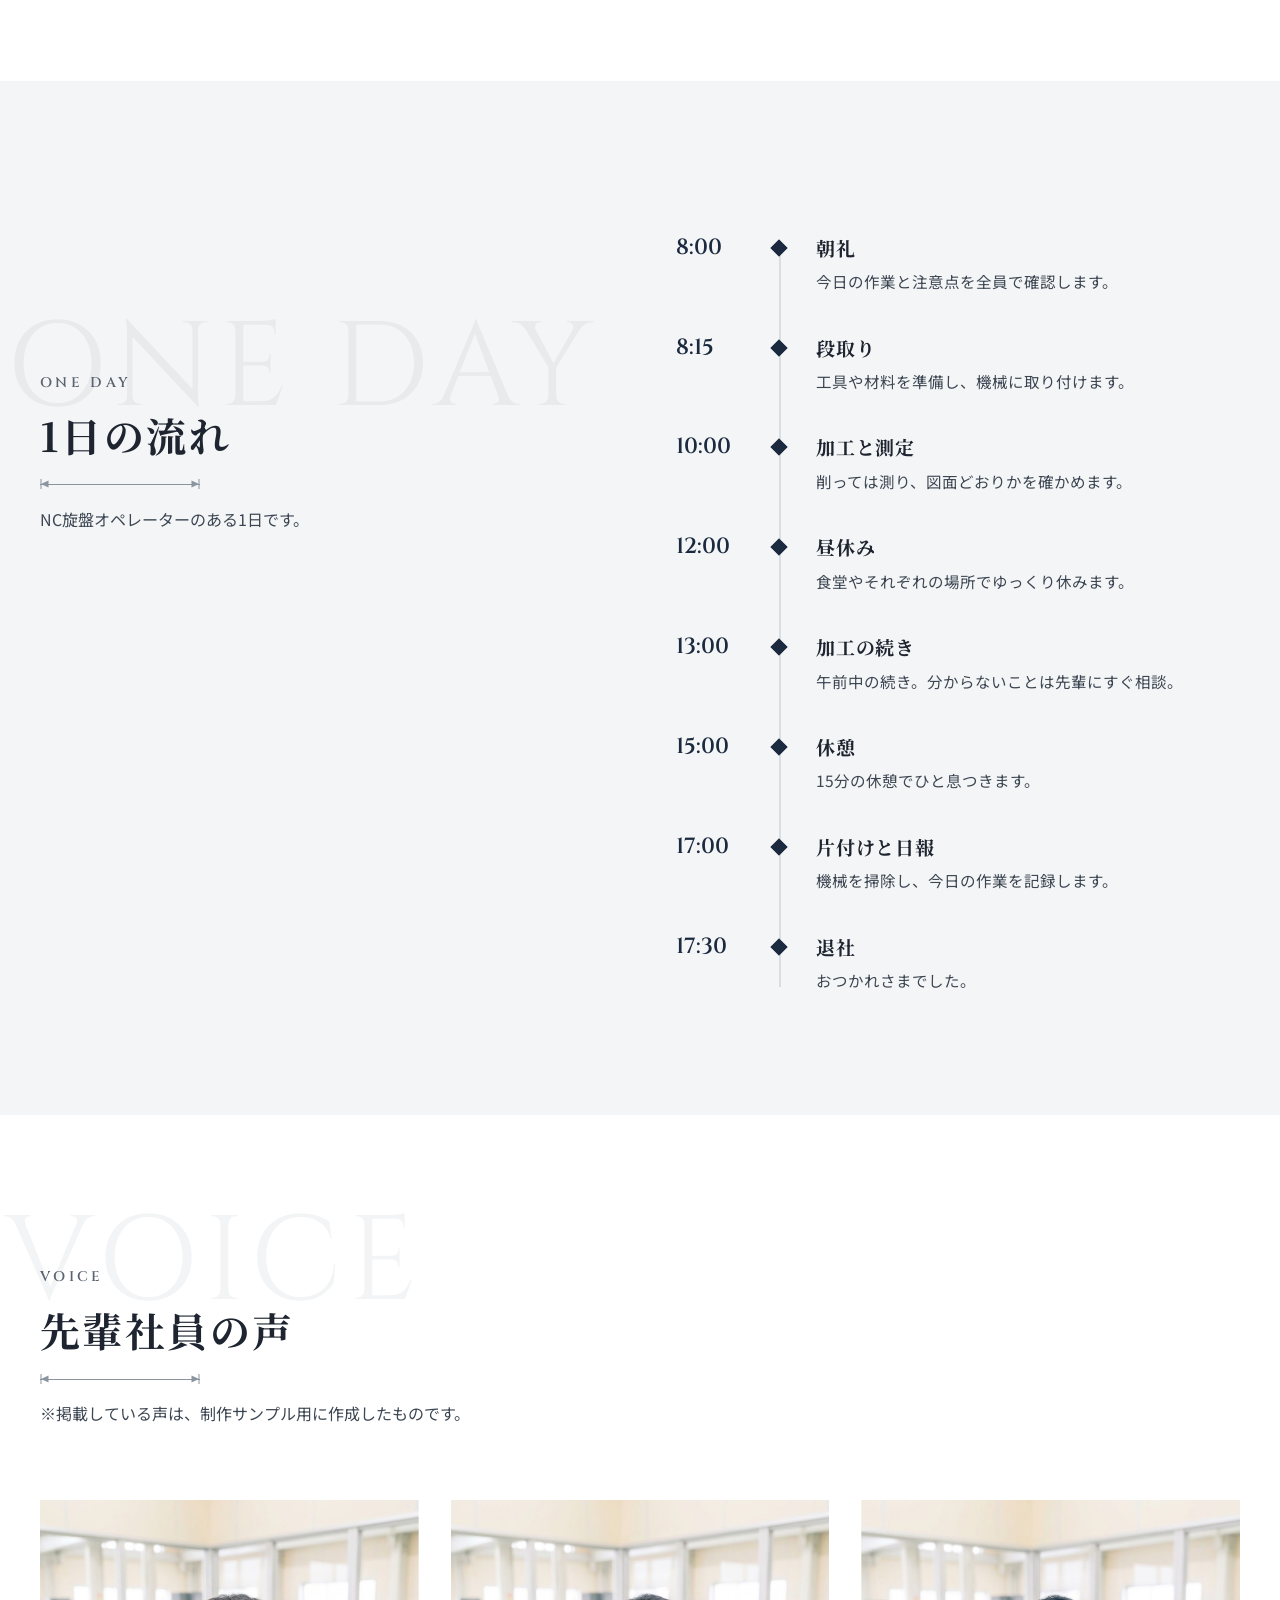
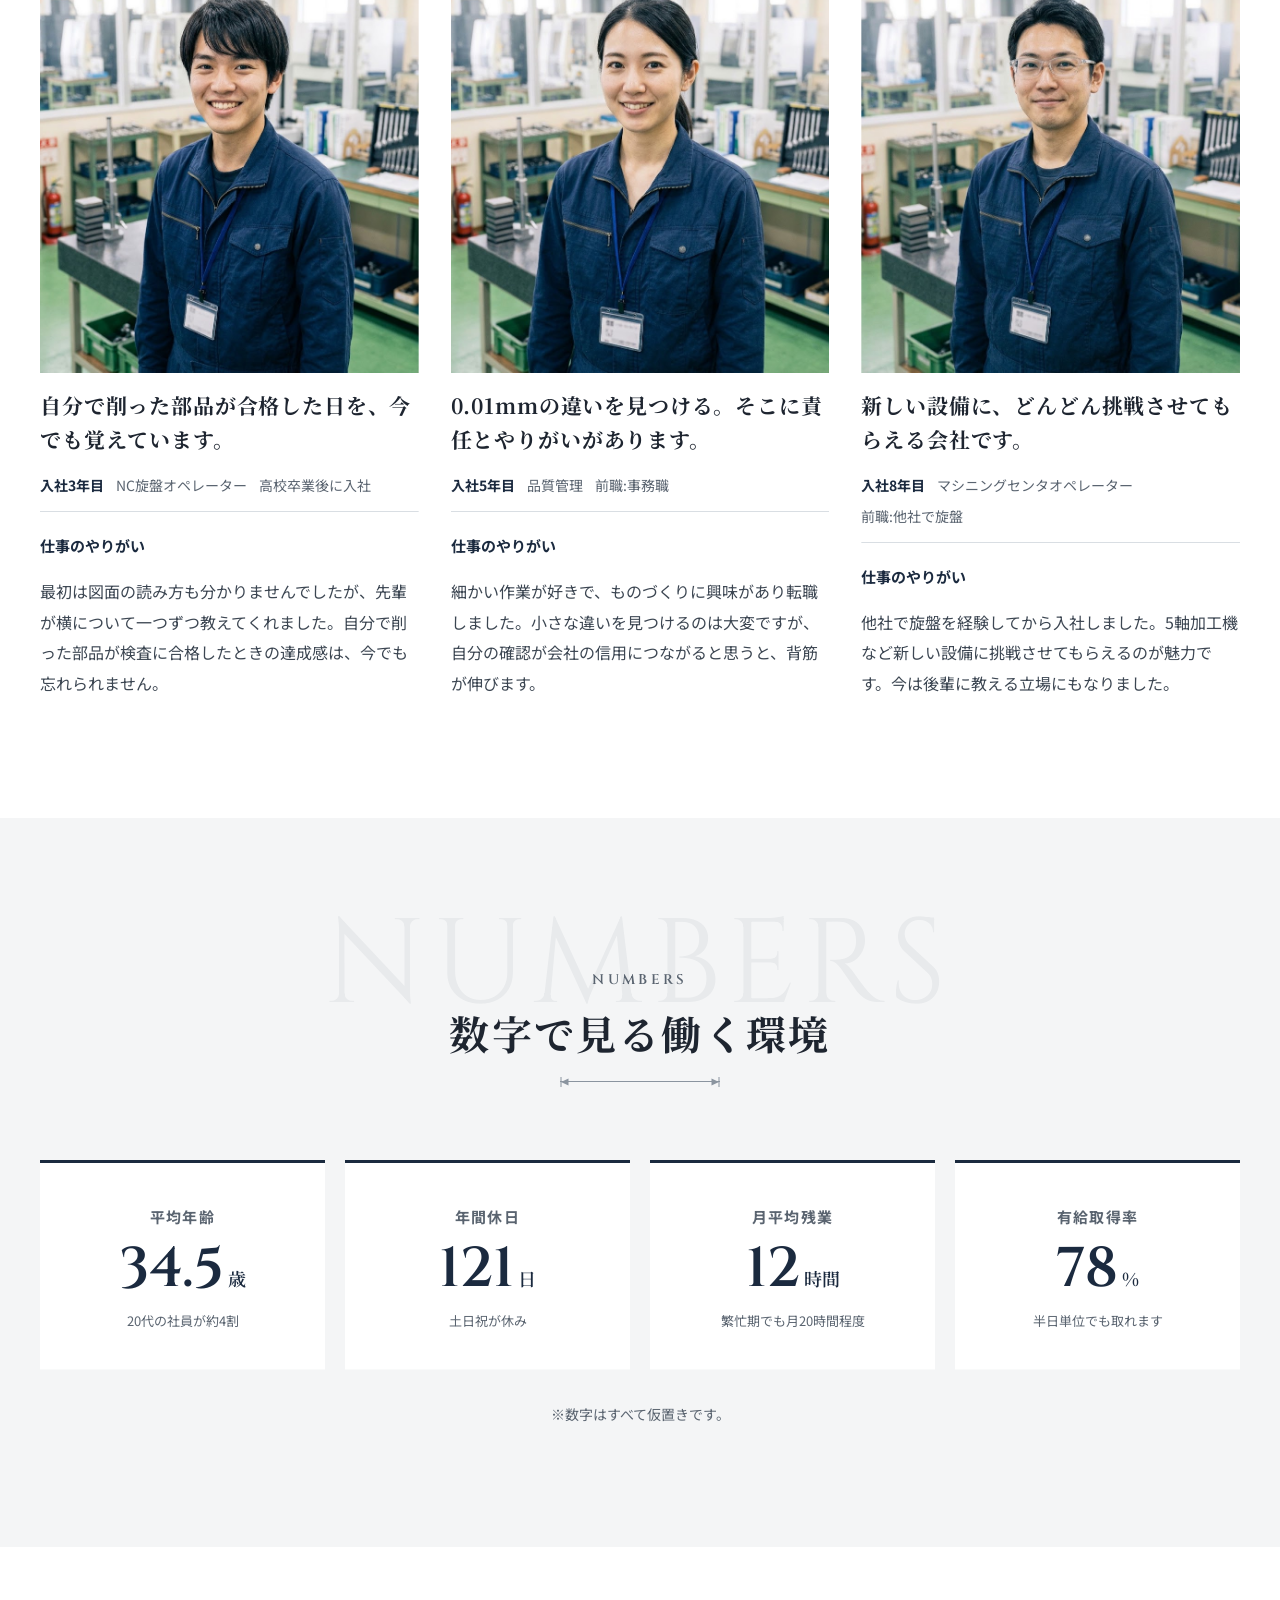
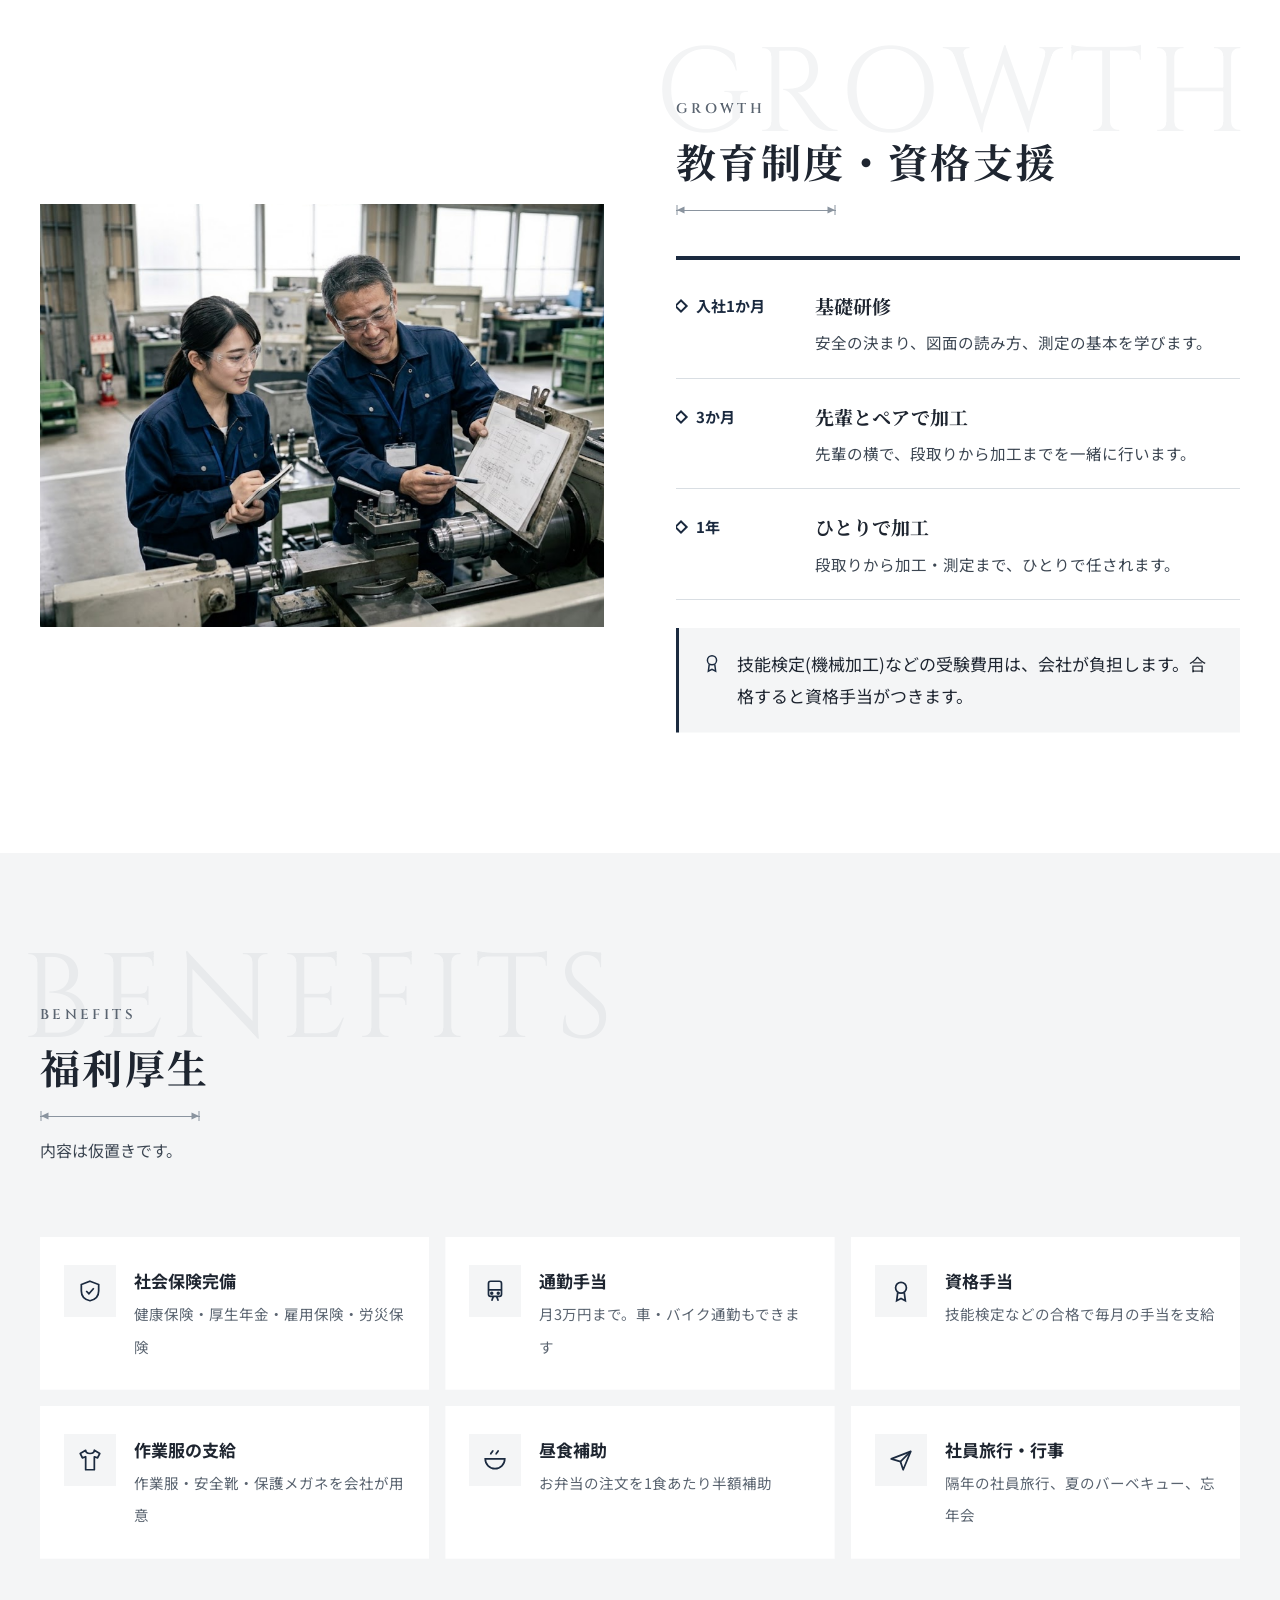
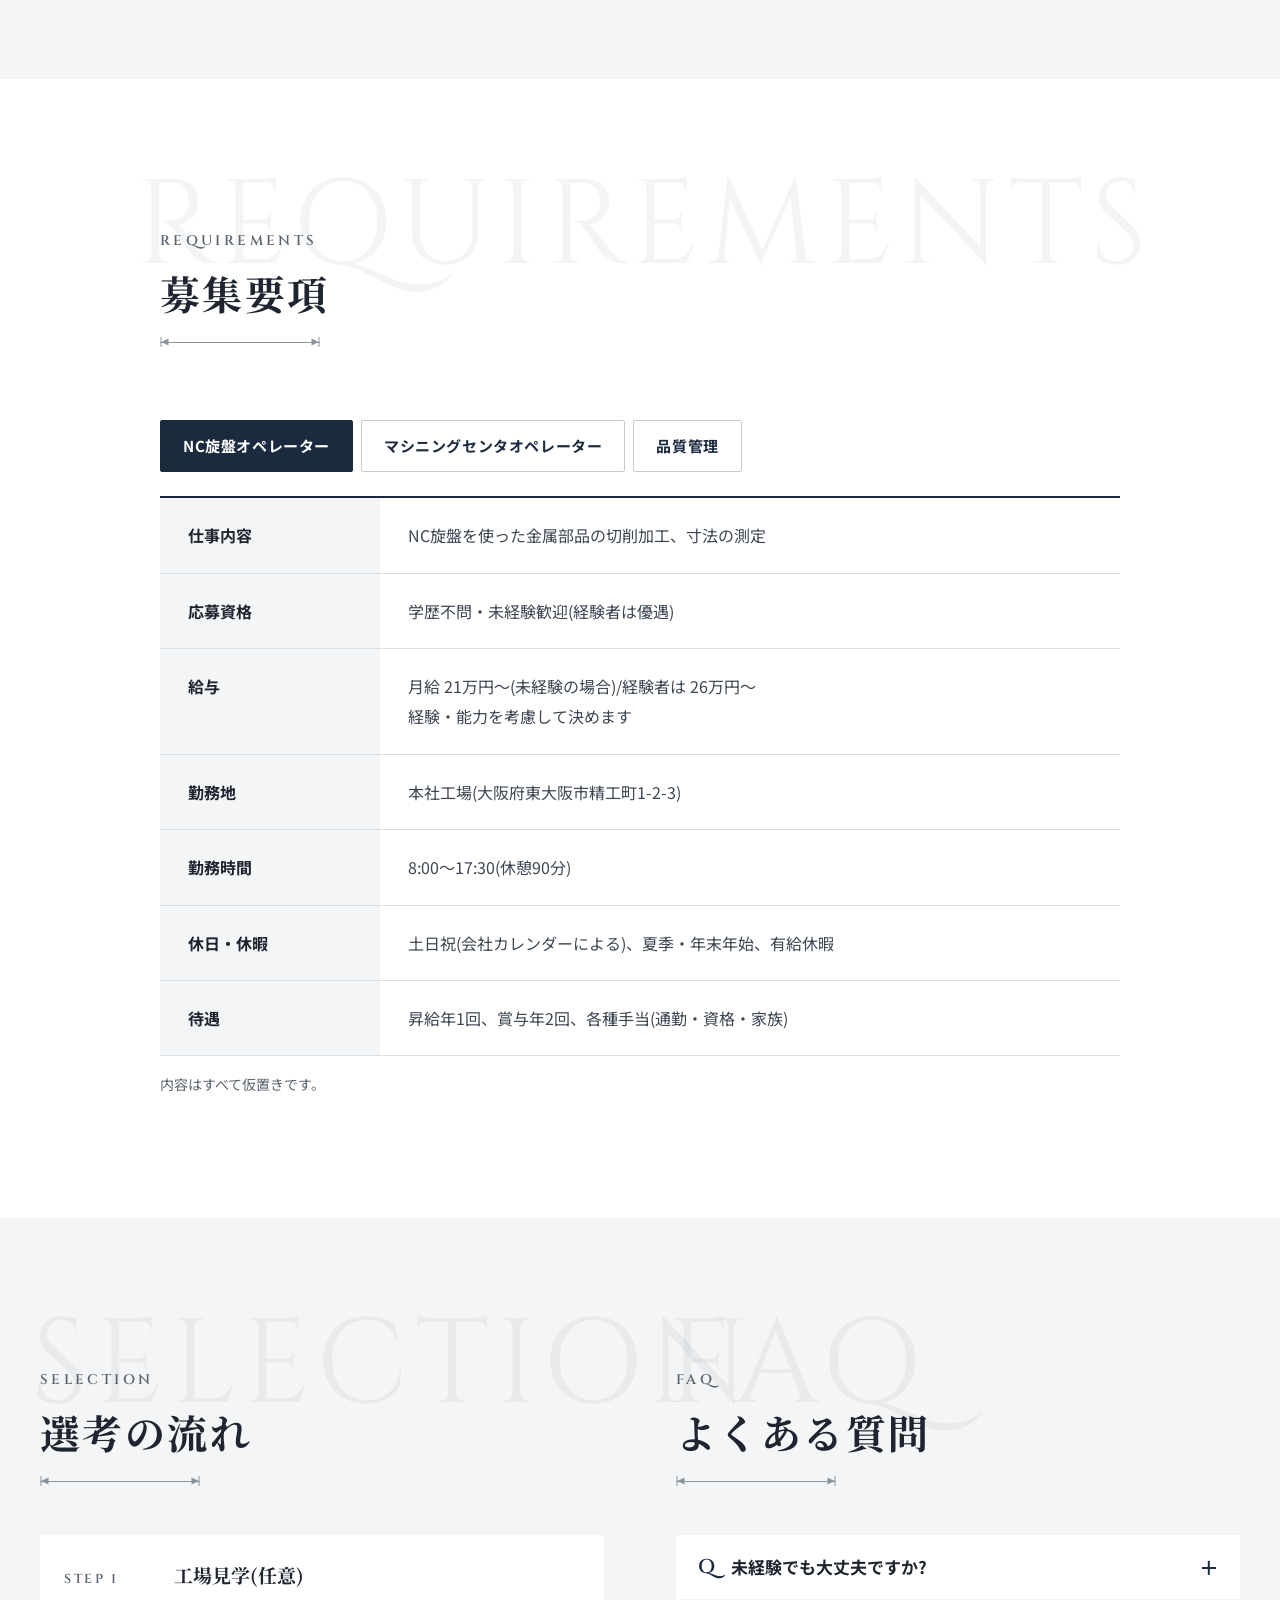
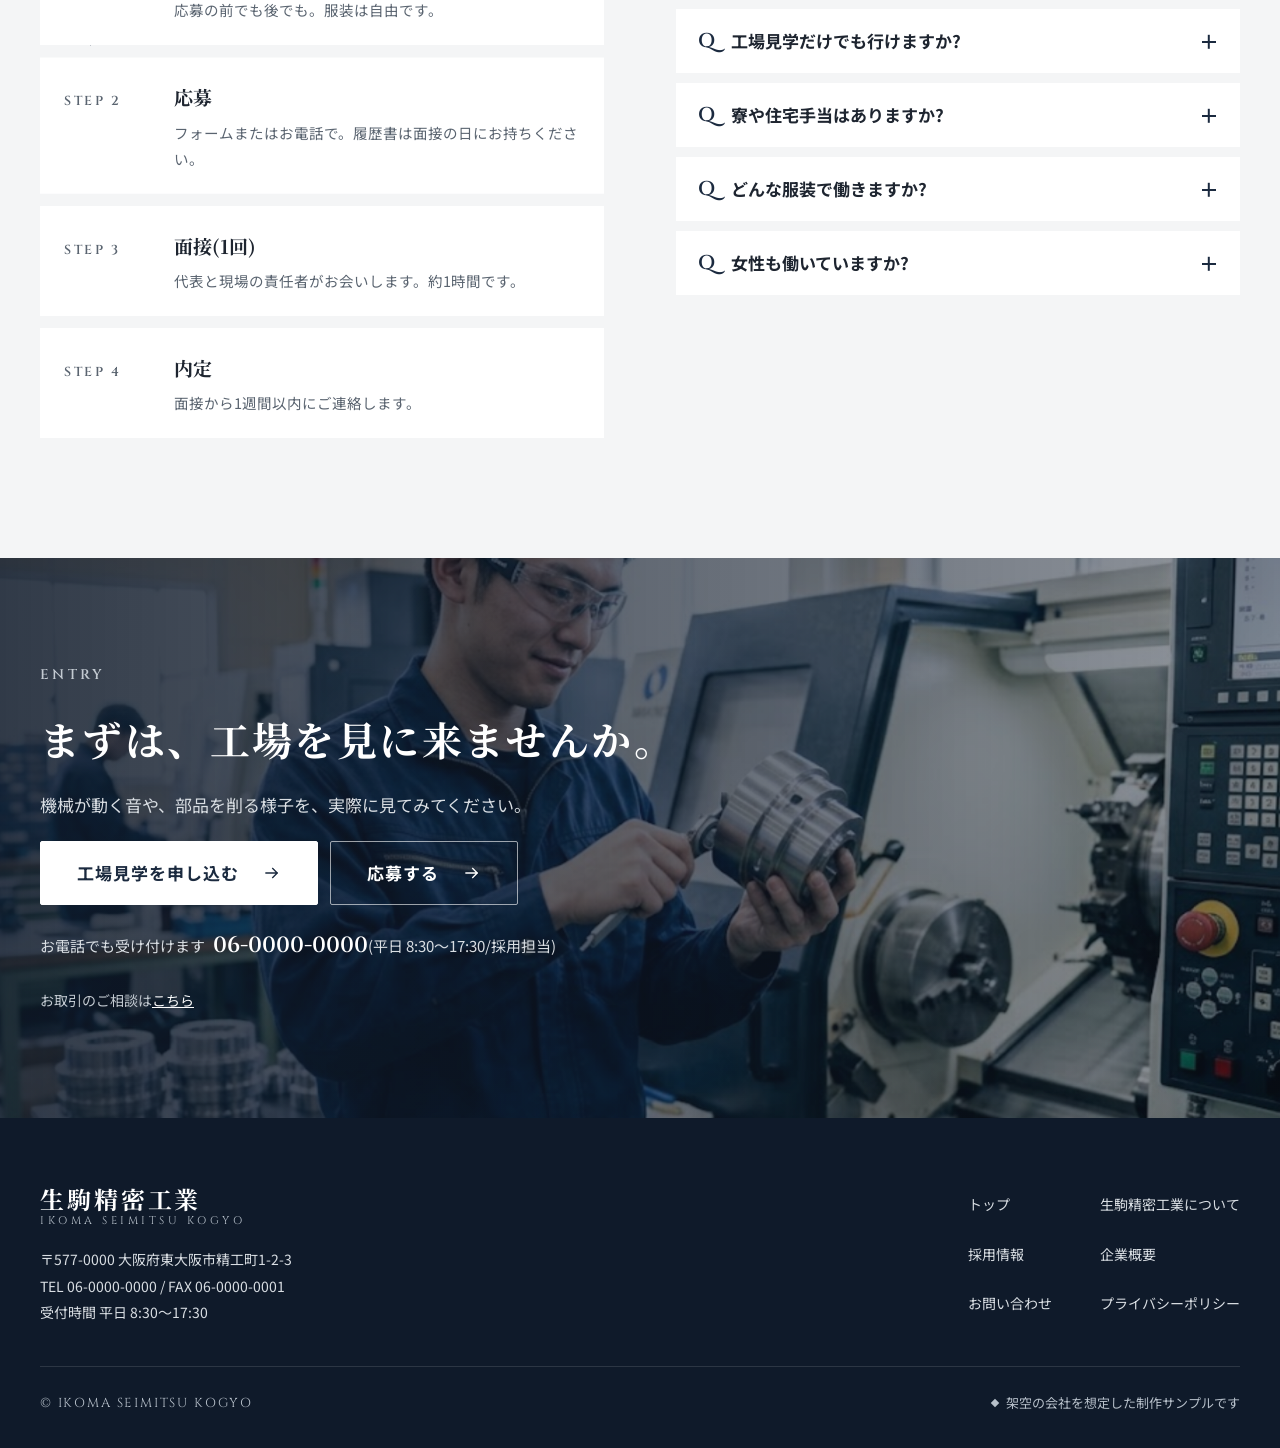
<file: recruit/index.html>
<!doctype html>
<html lang="ja">
<head>
<meta charset="utf-8">
<meta name="viewport" content="width=device-width, initial-scale=1">
<title>採用情報|東大阪の製造業求人・NC旋盤・マシニングセンタ オペレーター|生駒精密工業(制作サンプル)</title>
<meta name="description" content="東大阪の精密切削加工メーカー、生駒精密工業の採用情報。NC旋盤・マシニングセンタのオペレーター、品質管理を募集しています。未経験から一人前の職人へ。工場見学だけでも歓迎です。※架空の会社を想定した制作サンプルです。">
<meta name="robots" content="noindex">
<meta property="og:title" content="採用情報|生駒精密工業(制作サンプル)">
<meta property="og:description" content="削るのは金属、育つのは自分。未経験から一人前の職人を育てる会社です。">
<meta property="og:type" content="website">
<meta property="og:image" content="../assets/img/recruit_hero.jpg">
<meta name="theme-color" content="#FFFFFF">
<link rel="icon" href="../assets/img/favicon.svg" type="image/svg+xml">
<link rel="preload" as="image" href="../assets/img/recruit_hero.jpg" fetchpriority="high">
<link rel="preconnect" href="https://fonts.googleapis.com">
<link rel="preconnect" href="https://fonts.gstatic.com" crossorigin>
<link rel="stylesheet" href="https://fonts.googleapis.com/css2?family=Cinzel:wght@400;600&family=Noto+Sans+JP:wght@400;700&family=Noto+Serif+JP:wght@600;700&display=swap">
<script>document.documentElement.classList.add('js');</script>
<link rel="stylesheet" href="../assets/css/style.css">
<script type="application/ld+json">
{
  "@context": "https://schema.org",
  "@type": "BreadcrumbList",
  "itemListElement": [
    { "@type": "ListItem", "position": 1, "name": "トップ", "item": "../" },
    { "@type": "ListItem", "position": 2, "name": "採用情報" }
  ]
}
</script>
</head>
<body class="page-recruit" data-page="recruit">
<a class="skip-link" href="#main">本文へ移動</a>

<header class="site-header is-solid">
  <div class="site-header__inner">
    <a class="logo" href="../" aria-label="生駒精密工業 トップへ">
      <span class="logo__ja">生駒精密工業</span>
      <span class="logo__en">IKOMA SEIMITSU KOGYO</span>
    </a>
    <nav class="gnav" id="gnav" aria-label="メインメニュー">
      <ul class="gnav__list">
        <li><a class="gnav__link" href="../about/">生駒精密工業について</a></li>
        <li><a class="gnav__link" href="../recruit/" aria-current="page">採用情報</a></li>
        <li><a class="gnav__link" href="../company/">企業概要</a></li>
      </ul>
      <a class="gnav__tel" href="tel:0600000000" data-tel="header">
        <span class="gnav__tel-num"><svg width="18" height="18" viewBox="0 0 24 24" fill="none" stroke="currentColor" stroke-width="1.8" stroke-linejoin="round" aria-hidden="true"><path d="M5 4h4l2 5-2.5 1.5a11 11 0 0 0 5 5L15 13l5 2v4a2 2 0 0 1-2 2A16 16 0 0 1 3 6a2 2 0 0 1 2-2"/></svg>06-0000-0000</span>
        <span class="gnav__tel-hours">平日 8:30〜17:30</span>
      </a>
      <a class="btn btn--sm gnav__cta" href="../contact/" data-cta="header-contact">お問い合わせ<svg width="18" height="18" viewBox="0 0 24 24" fill="none" stroke="currentColor" stroke-width="1.8" stroke-linecap="square" aria-hidden="true"><path d="M4 12h15M13 6l6 6-6 6"/></svg></a>
    </nav>
    <div class="header-actions">
      <a class="header-tel-icon" href="tel:0600000000" aria-label="電話する(06-0000-0000)" data-tel="header-sp"><svg width="20" height="20" viewBox="0 0 24 24" fill="none" stroke="currentColor" stroke-width="1.8" stroke-linejoin="round" aria-hidden="true"><path d="M5 4h4l2 5-2.5 1.5a11 11 0 0 0 5 5L15 13l5 2v4a2 2 0 0 1-2 2A16 16 0 0 1 3 6a2 2 0 0 1 2-2"/></svg></a>
      <button class="menu-btn" type="button" aria-expanded="false" aria-controls="gnav" aria-label="メニューを開く"><span class="menu-btn__bars"></span></button>
    </div>
  </div>
</header>

<main id="main">

  <!-- 1. ページ見出し -->
  <section class="r-hero" aria-labelledby="recruit-h1">
    <div class="container">
      <nav class="breadcrumb" aria-label="パンくずリスト">
        <ol><li><a href="../">トップ</a></li><li aria-current="page">採用情報</li></ol>
      </nav>
      <div class="r-hero__photo"><img src="../assets/img/recruit_hero.jpg" width="1024" height="572" alt="明るい工場で、機械の前に並んで笑顔を見せる紺の作業服の社員5人" fetchpriority="high"></div>
    </div>
    <div class="container r-hero__body">
      <span class="r-hero__bg" aria-hidden="true">RECRUIT</span>
      <div class="r-hero__text">
        <h1 class="r-hero__h1" id="recruit-h1">採用情報</h1>
        <p class="r-hero__catch"><span>削るのは金属、</span><span>育つのは自分。</span></p>
        <p class="r-hero__lead">生駒精密工業は、未経験から<br class="br-sp">一人前の職人を育てる会社です。</p>
      </div>
      <div class="btn-row">
        <a class="btn btn--lg" href="../contact/?type=recruit&amp;kind=visit" data-cta="recruit-hero-visit">工場見学を申し込む<svg width="18" height="18" viewBox="0 0 24 24" fill="none" stroke="currentColor" stroke-width="1.8" stroke-linecap="square" aria-hidden="true"><path d="M4 12h15M13 6l6 6-6 6"/></svg></a>
        <a class="btn btn--outline btn--lg" href="#jobs" data-cta="recruit-hero-requirements">募集要項を見る<svg width="18" height="18" viewBox="0 0 24 24" fill="none" stroke="currentColor" stroke-width="1.8" stroke-linecap="square" aria-hidden="true"><path d="M12 4v15M6 13l6 6 6-6"/></svg></a>
      </div>
    </div>
  </section>

  <!-- 2. 社員の写真の帯 -->
  <section class="marquee" aria-label="社員の写真">
    <div class="marquee__track">
      <ul class="marquee__group">
        <li class="marquee__item"><img src="../assets/img/top_entry_recruit.jpg" width="1024" height="765" alt="削り終えた部品を確かめる若手社員" loading="lazy"></li>
        <li class="marquee__item"><img src="../assets/img/recruit_job1.jpg" width="1024" height="765" alt="NC旋盤の操作盤を操作する社員" loading="lazy"></li>
        <li class="marquee__item"><img src="../assets/img/recruit_voice2.jpg" width="825" height="1024" alt="穏やかに笑う品質管理の社員" loading="lazy"></li>
        <li class="marquee__item"><img src="../assets/img/recruit_job2.jpg" width="1024" height="765" alt="マシニングセンタに材料を取り付ける社員" loading="lazy"></li>
        <li class="marquee__item"><img src="../assets/img/recruit_voice1.jpg" width="825" height="1024" alt="明るく笑うNC旋盤オペレーターの社員" loading="lazy"></li>
        <li class="marquee__item"><img src="../assets/img/recruit_job3.jpg" width="1024" height="765" alt="ノギスで寸法を測りながら後輩に説明する社員" loading="lazy"></li>
        <li class="marquee__item"><img src="../assets/img/recruit_voice3.jpg" width="825" height="1024" alt="眼鏡をかけたマシニングセンタオペレーターの社員" loading="lazy"></li>
        <li class="marquee__item"><img src="../assets/img/top_recruit.jpg" width="1024" height="572" alt="工場の通路を話しながら歩く社員たち" loading="lazy"></li>
      </ul>
      <ul class="marquee__group" aria-hidden="true">
        <li class="marquee__item"><img src="../assets/img/top_entry_recruit.jpg" width="1024" height="765" alt="" loading="lazy"></li>
        <li class="marquee__item"><img src="../assets/img/recruit_job1.jpg" width="1024" height="765" alt="" loading="lazy"></li>
        <li class="marquee__item"><img src="../assets/img/recruit_voice2.jpg" width="825" height="1024" alt="" loading="lazy"></li>
        <li class="marquee__item"><img src="../assets/img/recruit_job2.jpg" width="1024" height="765" alt="" loading="lazy"></li>
        <li class="marquee__item"><img src="../assets/img/recruit_voice1.jpg" width="825" height="1024" alt="" loading="lazy"></li>
        <li class="marquee__item"><img src="../assets/img/recruit_job3.jpg" width="1024" height="765" alt="" loading="lazy"></li>
        <li class="marquee__item"><img src="../assets/img/recruit_voice3.jpg" width="825" height="1024" alt="" loading="lazy"></li>
        <li class="marquee__item"><img src="../assets/img/top_recruit.jpg" width="1024" height="572" alt="" loading="lazy"></li>
      </ul>
    </div>
    <button class="marquee__toggle js-only" type="button" aria-pressed="false"><svg width="14" height="14" viewBox="0 0 24 24" fill="currentColor" aria-hidden="true"><path d="M7 5h4v14H7zM13 5h4v14h-4z"/></svg><span>写真の動きを止める</span></button>
  </section>

  <!-- 3. 生駒精密工業の仕事 -->
  <section class="section bg-paper" aria-labelledby="ourwork-title">
    <div class="container">
      <div class="sec-head">
        <span class="sec-head__bg" aria-hidden="true" data-drift>OUR WORK</span>
        <p class="sec-head__label">OUR WORK</p>
        <h2 class="sec-head__title" id="ourwork-title" data-reveal="cut">生駒精密工業の仕事</h2>
        <span class="dim" data-reveal aria-hidden="true"></span>
        <p class="sec-head__lead">私たちの仕事は、図面に描かれた形を、<br class="br-pc">機械を使って金属から削り出すことです。</p>
      </div>
      <ol class="work-steps" data-stagger="140">
        <li class="work-step" data-reveal="up">
          <span class="work-step__num" aria-hidden="true">01</span>
          <span class="work-step__icon" aria-hidden="true"><svg width="32" height="32" viewBox="0 0 24 24" fill="none" stroke="currentColor" stroke-width="1.4"><path d="M5 3h10l4 4v14H5z M15 3v4h4 M8 11h8 M8 11v-1.5M16 11v-1.5 M8 15h5 M8 18h7"/></svg></span>
          <span class="work-step__title">図面を読む</span>
          <span class="work-step__text">どんな形で、どこまで正確に作るかを読み取ります。</span>
        </li>
        <li class="work-step" data-reveal="up">
          <span class="work-step__num" aria-hidden="true">02</span>
          <span class="work-step__icon" aria-hidden="true"><svg width="32" height="32" viewBox="0 0 24 24" fill="none" stroke="currentColor" stroke-width="1.4"><path d="M9 2h6v5H9z M10 7h4v6l-2 2-2-2z M12 15v2 M4 19h16v3H4z M7 17h10"/></svg></span>
          <span class="work-step__title">機械で削る</span>
          <span class="work-step__text">工具を選び、機械を動かして金属を削り出します。</span>
        </li>
        <li class="work-step" data-reveal="up">
          <span class="work-step__num" aria-hidden="true">03</span>
          <span class="work-step__icon" aria-hidden="true"><svg width="32" height="32" viewBox="0 0 24 24" fill="none" stroke="currentColor" stroke-width="1.4"><path d="M3 4h4v17H3z M7 6h14v3H7 M15 9v5 M7 12h4 M17 6v1.5M19 6v1.5M13 6v1.5M11 6v1.5"/></svg></span>
          <span class="work-step__title">測って確かめる</span>
          <span class="work-step__text">できた部品を測り、図面どおりかを確かめます。</span>
        </li>
      </ol>
    </div>
  </section>

  <!-- 4. 職種紹介 -->
  <section class="section bg-white" aria-labelledby="jobs-intro-title">
    <div class="container">
      <div class="sec-head">
        <span class="sec-head__bg" aria-hidden="true" data-drift>JOBS</span>
        <p class="sec-head__label">JOBS</p>
        <h2 class="sec-head__title" id="jobs-intro-title" data-reveal="cut">職種紹介</h2>
        <span class="dim" data-reveal aria-hidden="true"></span>
      </div>
      <div class="card-grid" data-stagger="140">
        <article class="job-card" data-reveal="up">
          <div class="job-card__photo"><img src="../assets/img/recruit_job1.jpg" width="1024" height="765" alt="NC旋盤の操作盤を操作する20代の社員" loading="lazy"></div>
          <span class="job-card__en">JOB 01</span>
          <h3 class="job-card__title">NC旋盤オペレーター</h3>
          <p class="job-card__text">丸い部品を削る機械を担当します。工具を選び、プログラムを確かめて、削った部品を測ります。</p>
          <ul class="job-card__tags"><li>未経験歓迎</li><li>丸い部品</li><li>技能検定の支援あり</li></ul>
        </article>
        <article class="job-card" data-reveal="up">
          <div class="job-card__photo"><img src="../assets/img/recruit_job2.jpg" width="1024" height="765" alt="マシニングセンタのテーブルに材料を取り付ける20代の社員" loading="lazy"></div>
          <span class="job-card__en">JOB 02</span>
          <h3 class="job-card__title">マシニングセンタオペレーター</h3>
          <p class="job-card__text">四角い部品や複雑な形を削ります。材料を機械に正しく固定するところから担当します。</p>
          <ul class="job-card__tags"><li>未経験歓迎</li><li>5軸加工にも挑戦</li><li>経験者優遇</li></ul>
        </article>
        <article class="job-card" data-reveal="up">
          <div class="job-card__photo"><img src="../assets/img/recruit_job3.jpg" width="1024" height="765" alt="測定室でノギスを使い、後輩に測り方を説明する社員" loading="lazy"></div>
          <span class="job-card__en">JOB 03</span>
          <h3 class="job-card__title">品質管理</h3>
          <p class="job-card__text">できあがった部品の寸法を測り、図面どおりかを確かめます。会社の品質を守る仕事です。</p>
          <ul class="job-card__tags"><li>未経験歓迎</li><li>細かい作業が好きな方</li><li>空調の効いた測定室</li></ul>
        </article>
      </div>
    </div>
  </section>

  <!-- 5. 1日の流れ -->
  <section class="section bg-paper" aria-labelledby="oneday-title">
    <div class="container split split--top">
      <div class="sec-head">
        <span class="sec-head__bg" aria-hidden="true" data-drift>ONE DAY</span>
        <p class="sec-head__label">ONE DAY</p>
        <h2 class="sec-head__title" id="oneday-title" data-reveal="cut">1日の流れ</h2>
        <span class="dim" data-reveal aria-hidden="true"></span>
        <p class="sec-head__lead">NC旋盤オペレーターのある1日です。</p>
      </div>
      <div class="timeline">
        <span class="timeline__bar" aria-hidden="true"></span>
        <ol>
          <li class="timeline__item"><span class="timeline__time">8:00</span><span class="timeline__body"><span class="timeline__title">朝礼</span><span class="timeline__text">今日の作業と注意点を全員で確認します。</span></span></li>
          <li class="timeline__item"><span class="timeline__time">8:15</span><span class="timeline__body"><span class="timeline__title">段取り</span><span class="timeline__text">工具や材料を準備し、機械に取り付けます。</span></span></li>
          <li class="timeline__item"><span class="timeline__time">10:00</span><span class="timeline__body"><span class="timeline__title">加工と測定</span><span class="timeline__text">削っては測り、図面どおりかを確かめます。</span></span></li>
          <li class="timeline__item"><span class="timeline__time">12:00</span><span class="timeline__body"><span class="timeline__title">昼休み</span><span class="timeline__text">食堂やそれぞれの場所でゆっくり休みます。</span></span></li>
          <li class="timeline__item"><span class="timeline__time">13:00</span><span class="timeline__body"><span class="timeline__title">加工の続き</span><span class="timeline__text">午前中の続き。分からないことは先輩にすぐ相談。</span></span></li>
          <li class="timeline__item"><span class="timeline__time">15:00</span><span class="timeline__body"><span class="timeline__title">休憩</span><span class="timeline__text">15分の休憩でひと息つきます。</span></span></li>
          <li class="timeline__item"><span class="timeline__time">17:00</span><span class="timeline__body"><span class="timeline__title">片付けと日報</span><span class="timeline__text">機械を掃除し、今日の作業を記録します。</span></span></li>
          <li class="timeline__item"><span class="timeline__time">17:30</span><span class="timeline__body"><span class="timeline__title">退社</span><span class="timeline__text">おつかれさまでした。</span></span></li>
        </ol>
      </div>
    </div>
  </section>

  <!-- 6. 先輩社員の声 -->
  <section class="section bg-white" aria-labelledby="voice-title">
    <div class="container">
      <div class="sec-head">
        <span class="sec-head__bg" aria-hidden="true" data-drift>VOICE</span>
        <p class="sec-head__label">VOICE</p>
        <h2 class="sec-head__title" id="voice-title" data-reveal="cut">先輩社員の声</h2>
        <span class="dim" data-reveal aria-hidden="true"></span>
        <p class="sec-head__lead note">※掲載している声は、制作サンプル用に作成したものです。</p>
      </div>
      <div class="card-grid" data-stagger="140">
        <article class="voice-card" data-reveal="up">
          <div class="voice-card__photo"><img src="../assets/img/recruit_voice1.jpg" width="825" height="1024" alt="明るく笑う20代前半の男性社員" loading="lazy"></div>
          <h3 class="voice-card__catch">自分で削った部品が合格した日を、今でも覚えています。</h3>
          <p class="voice-card__meta"><strong>入社3年目</strong><span>NC旋盤オペレーター</span><span>高校卒業後に入社</span></p>
          <p class="voice-card__q">仕事のやりがい</p>
          <p class="voice-card__text">最初は図面の読み方も分かりませんでしたが、先輩が横について一つずつ教えてくれました。自分で削った部品が検査に合格したときの達成感は、今でも忘れられません。</p>
        </article>
        <article class="voice-card" data-reveal="up">
          <div class="voice-card__photo"><img src="../assets/img/recruit_voice2.jpg" width="825" height="1024" alt="髪を後ろでひとつに結び、穏やかに笑う20代後半の女性社員" loading="lazy"></div>
          <h3 class="voice-card__catch">0.01mmの違いを見つける。そこに責任とやりがいがあります。</h3>
          <p class="voice-card__meta"><strong>入社5年目</strong><span>品質管理</span><span>前職:事務職</span></p>
          <p class="voice-card__q">仕事のやりがい</p>
          <p class="voice-card__text">細かい作業が好きで、ものづくりに興味があり転職しました。小さな違いを見つけるのは大変ですが、自分の確認が会社の信用につながると思うと、背筋が伸びます。</p>
        </article>
        <article class="voice-card" data-reveal="up">
          <div class="voice-card__photo"><img src="../assets/img/recruit_voice3.jpg" width="825" height="1024" alt="眼鏡をかけ、落ち着いた笑顔の30代前半の男性社員" loading="lazy"></div>
          <h3 class="voice-card__catch">新しい設備に、どんどん挑戦させてもらえる会社です。</h3>
          <p class="voice-card__meta"><strong>入社8年目</strong><span>マシニングセンタオペレーター</span><span>前職:他社で旋盤</span></p>
          <p class="voice-card__q">仕事のやりがい</p>
          <p class="voice-card__text">他社で旋盤を経験してから入社しました。5軸加工機など新しい設備に挑戦させてもらえるのが魅力です。今は後輩に教える立場にもなりました。</p>
        </article>
      </div>
    </div>
  </section>

  <!-- 7. 数字で見る働く環境 -->
  <section class="section bg-paper" aria-labelledby="rnumbers-title">
    <div class="container">
      <div class="sec-head sec-head--center">
        <span class="sec-head__bg" aria-hidden="true" data-drift>NUMBERS</span>
        <p class="sec-head__label">NUMBERS</p>
        <h2 class="sec-head__title" id="rnumbers-title" data-reveal="cut">数字で見る働く環境</h2>
        <span class="dim" data-reveal aria-hidden="true"></span>
      </div>
      <div class="stat-cards" data-stagger="100">
        <div class="stat-card" data-reveal="up"><span class="stat-card__label">平均年齢</span><span class="stat-card__value"><span data-count="34.6">34.6</span><span class="stat-card__unit">歳</span></span><span class="stat-card__note">20代の社員が約4割</span></div>
        <div class="stat-card" data-reveal="up"><span class="stat-card__label">年間休日</span><span class="stat-card__value"><span data-count="121">121</span><span class="stat-card__unit">日</span></span><span class="stat-card__note">土日祝が休み</span></div>
        <div class="stat-card" data-reveal="up"><span class="stat-card__label">月平均残業</span><span class="stat-card__value"><span data-count="12">12</span><span class="stat-card__unit">時間</span></span><span class="stat-card__note">繁忙期でも月20時間程度</span></div>
        <div class="stat-card" data-reveal="up"><span class="stat-card__label">有給取得率</span><span class="stat-card__value"><span data-count="78">78</span><span class="stat-card__unit">%</span></span><span class="stat-card__note">半日単位でも取れます</span></div>
      </div>
      <p class="note" style="text-align:center;margin-top:32px">※数字はすべて仮置きです。</p>
    </div>
  </section>

  <!-- 8. 教育制度・資格支援 -->
  <section class="section bg-white" aria-labelledby="growth-title">
    <div class="container split">
      <div class="plx" style="aspect-ratio:4/3" data-reveal="photo"><img src="../assets/img/recruit_training.jpg" width="1024" height="765" alt="旋盤の前で、ベテラン社員が新人社員に図面を指さしながら教える様子" loading="lazy"></div>
      <div>
        <div class="sec-head" style="margin-bottom:40px">
          <span class="sec-head__bg" aria-hidden="true" data-drift>GROWTH</span>
          <p class="sec-head__label">GROWTH</p>
          <h2 class="sec-head__title" id="growth-title" data-reveal="cut">教育制度・資格支援</h2>
          <span class="dim" data-reveal aria-hidden="true"></span>
        </div>
        <div class="growth-bar" aria-hidden="true"><span></span></div>
        <ol class="growth" data-stagger="160">
          <li class="growth__item" data-reveal="up"><span class="growth__when">入社1か月</span><span class="growth__title">基礎研修</span><span class="growth__text">安全の決まり、図面の読み方、測定の基本を学びます。</span></li>
          <li class="growth__item" data-reveal="up"><span class="growth__when">3か月</span><span class="growth__title">先輩とペアで加工</span><span class="growth__text">先輩の横で、段取りから加工までを一緒に行います。</span></li>
          <li class="growth__item" data-reveal="up"><span class="growth__when">1年</span><span class="growth__title">ひとりで加工</span><span class="growth__text">段取りから加工・測定まで、ひとりで任されます。</span></li>
        </ol>
        <p class="support-box" data-reveal="up"><svg width="22" height="22" viewBox="0 0 24 24" fill="none" stroke="currentColor" stroke-width="1.6" aria-hidden="true"><circle cx="12" cy="9" r="5"/><path d="M9 13.5 8 21l4-2 4 2-1-7.5"/></svg><span>技能検定(機械加工)などの受験費用は、会社が負担します。合格すると資格手当がつきます。</span></p>
      </div>
    </div>
  </section>

  <!-- 9. 福利厚生 -->
  <section class="section bg-paper" aria-labelledby="benefits-title">
    <div class="container">
      <div class="sec-head">
        <span class="sec-head__bg" aria-hidden="true" data-drift>BENEFITS</span>
        <p class="sec-head__label">BENEFITS</p>
        <h2 class="sec-head__title" id="benefits-title" data-reveal="cut">福利厚生</h2>
        <span class="dim" data-reveal aria-hidden="true"></span>
        <p class="sec-head__lead note">内容は仮置きです。</p>
      </div>
      <ul class="benefits" data-stagger="80">
        <li class="benefit" data-reveal="up"><span class="benefit__icon" aria-hidden="true"><svg width="26" height="26" viewBox="0 0 24 24" fill="none" stroke="currentColor" stroke-width="1.6"><path d="M12 3l8 3v6c0 5-3.5 8-8 9-4.5-1-8-4-8-9V6z"/><path d="M8.5 12l2.5 2.5 4.5-5"/></svg></span><span><span class="benefit__title">社会保険完備</span><br><span class="benefit__text">健康保険・厚生年金・雇用保険・労災保険</span></span></li>
        <li class="benefit" data-reveal="up"><span class="benefit__icon" aria-hidden="true"><svg width="26" height="26" viewBox="0 0 24 24" fill="none" stroke="currentColor" stroke-width="1.6"><rect x="6" y="3" width="12" height="14" rx="2"/><path d="M6 11h12M9 21l1.5-4M15 21l-1.5-4"/><circle cx="9" cy="14" r=".8" fill="currentColor"/><circle cx="15" cy="14" r=".8" fill="currentColor"/></svg></span><span><span class="benefit__title">通勤手当</span><br><span class="benefit__text">月3万円まで。車・バイク通勤もできます</span></span></li>
        <li class="benefit" data-reveal="up"><span class="benefit__icon" aria-hidden="true"><svg width="26" height="26" viewBox="0 0 24 24" fill="none" stroke="currentColor" stroke-width="1.6"><circle cx="12" cy="9" r="5"/><path d="M9 13.5 8 21l4-2 4 2-1-7.5"/></svg></span><span><span class="benefit__title">資格手当</span><br><span class="benefit__text">技能検定などの合格で毎月の手当を支給</span></span></li>
        <li class="benefit" data-reveal="up"><span class="benefit__icon" aria-hidden="true"><svg width="26" height="26" viewBox="0 0 24 24" fill="none" stroke="currentColor" stroke-width="1.6" stroke-linejoin="round"><path d="M8 3 3 6l2 4 3-1v12h8V9l3 1 2-4-5-3c0 2-2 3-4 3S8 5 8 3z"/></svg></span><span><span class="benefit__title">作業服の支給</span><br><span class="benefit__text">作業服・安全靴・保護メガネを会社が用意</span></span></li>
        <li class="benefit" data-reveal="up"><span class="benefit__icon" aria-hidden="true"><svg width="26" height="26" viewBox="0 0 24 24" fill="none" stroke="currentColor" stroke-width="1.6"><path d="M3 11h18a9 9 0 0 1-18 0z"/><path d="M8 7c0-2 2-2 2-4M13 7c0-2 2-2 2-4"/></svg></span><span><span class="benefit__title">昼食補助</span><br><span class="benefit__text">お弁当の注文を1食あたり半額補助</span></span></li>
        <li class="benefit" data-reveal="up"><span class="benefit__icon" aria-hidden="true"><svg width="26" height="26" viewBox="0 0 24 24" fill="none" stroke="currentColor" stroke-width="1.6" stroke-linejoin="round"><path d="M3 11 21 4l-7 17-2.5-7.5z"/><path d="M11.5 13.5 21 4"/></svg></span><span><span class="benefit__title">社員旅行・行事</span><br><span class="benefit__text">隔年の社員旅行、夏のバーベキュー、忘年会</span></span></li>
      </ul>
    </div>
  </section>

  <!-- 10. 募集要項 -->
  <section class="section bg-white" id="jobs" aria-labelledby="requirements-title">
    <div class="container container--narrow">
      <div class="sec-head">
        <span class="sec-head__bg" aria-hidden="true" data-drift>REQUIREMENTS</span>
        <p class="sec-head__label">REQUIREMENTS</p>
        <h2 class="sec-head__title" id="requirements-title" data-reveal="cut">募集要項</h2>
        <span class="dim" data-reveal aria-hidden="true"></span>
      </div>
      <div class="tabs" data-tabs>
        <div class="tabs__list js-only" role="tablist" aria-label="職種">
          <button class="tab-btn" type="button" role="tab" id="tab-nc" aria-controls="job-nc">NC旋盤オペレーター</button>
          <button class="tab-btn" type="button" role="tab" id="tab-mc" aria-controls="job-mc">マシニングセンタオペレーター</button>
          <button class="tab-btn" type="button" role="tab" id="tab-qc" aria-controls="job-qc">品質管理</button>
        </div>
        <div class="tabs__panel" id="job-nc" role="tabpanel" aria-labelledby="tab-nc">
          <h3 class="tabs__panel-title">NC旋盤オペレーター</h3>
          <div class="table-box">
            <table class="spec-table spec-table--stack">
              <tbody>
                <tr><th scope="row">仕事内容</th><td>NC旋盤を使った金属部品の切削加工、寸法の測定</td></tr>
                <tr><th scope="row">応募資格</th><td>学歴不問・未経験歓迎(経験者は優遇)</td></tr>
                <tr><th scope="row">給与</th><td>月給 21万円〜(未経験の場合)/経験者は 26万円〜<br>経験・能力を考慮して決めます</td></tr>
                <tr><th scope="row">勤務地</th><td>本社工場(大阪府東大阪市精工町1-2-3)</td></tr>
                <tr><th scope="row">勤務時間</th><td>8:00〜17:30(休憩90分)</td></tr>
                <tr><th scope="row">休日・休暇</th><td>土日祝(会社カレンダーによる)、夏季・年末年始、有給休暇</td></tr>
                <tr><th scope="row">待遇</th><td>昇給年1回、賞与年2回、各種手当(通勤・資格・家族)</td></tr>
              </tbody>
            </table>
          </div>
        </div>
        <div class="tabs__panel" id="job-mc" role="tabpanel" aria-labelledby="tab-mc">
          <h3 class="tabs__panel-title">マシニングセンタオペレーター</h3>
          <div class="table-box">
            <table class="spec-table spec-table--stack">
              <tbody>
                <tr><th scope="row">仕事内容</th><td>マシニングセンタ・5軸加工機を使った金属部品の切削加工</td></tr>
                <tr><th scope="row">応募資格</th><td>学歴不問・未経験歓迎(経験者は優遇)</td></tr>
                <tr><th scope="row">給与</th><td>月給 21万円〜(未経験の場合)/経験者は 27万円〜<br>経験・能力を考慮して決めます</td></tr>
                <tr><th scope="row">勤務地</th><td>本社工場または第2工場(東大阪市精工町)</td></tr>
                <tr><th scope="row">勤務時間</th><td>8:00〜17:30(休憩90分)</td></tr>
                <tr><th scope="row">休日・休暇</th><td>土日祝(会社カレンダーによる)、夏季・年末年始、有給休暇</td></tr>
                <tr><th scope="row">待遇</th><td>昇給年1回、賞与年2回、各種手当(通勤・資格・家族)</td></tr>
              </tbody>
            </table>
          </div>
        </div>
        <div class="tabs__panel" id="job-qc" role="tabpanel" aria-labelledby="tab-qc">
          <h3 class="tabs__panel-title">品質管理</h3>
          <div class="table-box">
            <table class="spec-table spec-table--stack">
              <tbody>
                <tr><th scope="row">仕事内容</th><td>三次元測定機などを使った部品の寸法測定、検査記録の作成</td></tr>
                <tr><th scope="row">応募資格</th><td>学歴不問・未経験歓迎</td></tr>
                <tr><th scope="row">給与</th><td>月給 20万円〜(経験・能力を考慮して決めます)</td></tr>
                <tr><th scope="row">勤務地</th><td>本社工場(大阪府東大阪市精工町1-2-3)</td></tr>
                <tr><th scope="row">勤務時間</th><td>8:30〜17:30(休憩60分)</td></tr>
                <tr><th scope="row">休日・休暇</th><td>土日祝(会社カレンダーによる)、夏季・年末年始、有給休暇</td></tr>
                <tr><th scope="row">待遇</th><td>昇給年1回、賞与年2回、各種手当(通勤・資格・家族)</td></tr>
              </tbody>
            </table>
          </div>
        </div>
      </div>
      <p class="note" style="margin-top:16px">内容はすべて仮置きです。</p>
    </div>
  </section>

  <!-- 11. 選考の流れ・よくある質問 -->
  <section class="section bg-paper" aria-label="選考の流れとよくある質問">
    <div class="container two-col">
      <div>
        <div class="sec-head" style="margin-bottom:48px">
          <span class="sec-head__bg" aria-hidden="true" data-drift>SELECTION</span>
          <p class="sec-head__label">SELECTION</p>
          <h2 class="sec-head__title" data-reveal="cut">選考の流れ</h2>
          <span class="dim" data-reveal aria-hidden="true"></span>
        </div>
        <ol class="select-steps" data-stagger="120">
          <li class="select-step" data-reveal="up"><span class="select-step__num">STEP 1</span><span class="select-step__title">工場見学(任意)</span><span class="select-step__text">応募の前でも後でも。服装は自由です。</span></li>
          <li class="select-step" data-reveal="up"><span class="select-step__num">STEP 2</span><span class="select-step__title">応募</span><span class="select-step__text">フォームまたはお電話で。履歴書は面接の日にお持ちください。</span></li>
          <li class="select-step" data-reveal="up"><span class="select-step__num">STEP 3</span><span class="select-step__title">面接(1回)</span><span class="select-step__text">代表と現場の責任者がお会いします。約1時間です。</span></li>
          <li class="select-step" data-reveal="up"><span class="select-step__num">STEP 4</span><span class="select-step__title">内定</span><span class="select-step__text">面接から1週間以内にご連絡します。</span></li>
        </ol>
      </div>
      <div>
        <div class="sec-head" style="margin-bottom:48px">
          <span class="sec-head__bg" aria-hidden="true" data-drift>FAQ</span>
          <p class="sec-head__label">FAQ</p>
          <h2 class="sec-head__title" data-reveal="cut">よくある質問</h2>
          <span class="dim" data-reveal aria-hidden="true"></span>
        </div>
        <div class="faq">
          <details><summary><span class="faq__q" aria-hidden="true">Q</span>未経験でも大丈夫ですか?</summary><div class="faq__body"><span class="faq__a" aria-hidden="true">A</span><p>はい。入社した社員の多くが未経験からのスタートです。最初の1か月は基礎研修で、安全の決まりや図面の読み方から学びます。</p></div></details>
          <details><summary><span class="faq__q" aria-hidden="true">Q</span>工場見学だけでも行けますか?</summary><div class="faq__body"><span class="faq__a" aria-hidden="true">A</span><p>はい、見学だけでも大歓迎です。保護者の方や学校の先生とご一緒でもかまいません。お問い合わせフォームか、お電話でお申し込みください。</p></div></details>
          <details><summary><span class="faq__q" aria-hidden="true">Q</span>寮や住宅手当はありますか?</summary><div class="faq__body"><span class="faq__a" aria-hidden="true">A</span><p>寮はありませんが、遠方から入社する方には住宅手当(月2万円まで)を支給しています(仮置き)。詳しくは面接や見学のときにご説明します。</p></div></details>
          <details><summary><span class="faq__q" aria-hidden="true">Q</span>どんな服装で働きますか?</summary><div class="faq__body"><span class="faq__a" aria-hidden="true">A</span><p>会社が支給する作業服を着て働きます。安全のため、作業中は保護メガネと安全靴を着用します。</p></div></details>
          <details><summary><span class="faq__q" aria-hidden="true">Q</span>女性も働いていますか?</summary><div class="faq__body"><span class="faq__a" aria-hidden="true">A</span><p>はい。品質管理やマシニングセンタの担当として、女性の社員も活躍しています。更衣室・休憩室は男女別です。</p></div></details>
        </div>
      </div>
    </div>
  </section>

  <!-- 12. 応募・工場見学の入口 -->
  <section class="r-entry" aria-labelledby="entry-title">
    <div class="plx"><img src="../assets/img/top_entry_recruit.jpg" width="1024" height="765" alt="" loading="lazy"></div>
    <div class="container r-entry__inner">
      <span class="r-entry__en">ENTRY</span>
      <h2 class="r-entry__title" id="entry-title" data-reveal="cut">まずは、工場を<br class="br-sp">見に来ませんか。</h2>
      <p class="r-entry__text">機械が動く音や、部品を削る様子を、実際に見てみてください。</p>
      <div class="btn-row">
        <a class="btn btn--light btn--lg" href="../contact/?type=recruit&amp;kind=visit" data-cta="recruit-entry-visit">工場見学を申し込む<svg width="18" height="18" viewBox="0 0 24 24" fill="none" stroke="currentColor" stroke-width="1.8" stroke-linecap="square" aria-hidden="true"><path d="M4 12h15M13 6l6 6-6 6"/></svg></a>
        <a class="btn btn--ghost btn--lg" href="../contact/?type=recruit&amp;kind=apply" data-cta="recruit-entry-apply">応募する<svg width="18" height="18" viewBox="0 0 24 24" fill="none" stroke="currentColor" stroke-width="1.8" stroke-linecap="square" aria-hidden="true"><path d="M4 12h15M13 6l6 6-6 6"/></svg></a>
      </div>
      <p class="r-entry__tel">お電話でも受け付けます<a href="tel:0600000000" data-tel="recruit-entry">06-0000-0000</a>(平日 8:30〜17:30/採用担当)</p>
      <p class="r-entry__biz">お取引のご相談は<a href="../contact/?type=business" data-cta="recruit-entry-business">こちら</a></p>
    </div>
  </section>

</main>

<footer class="site-footer">
  <div class="container site-footer__inner">
    <div class="site-footer__top">
      <div class="site-footer__company">
        <a class="logo" href="../"><span class="logo__ja">生駒精密工業</span><span class="logo__en">IKOMA SEIMITSU KOGYO</span></a>
        <address class="site-footer__address">〒577-0000 大阪府東大阪市精工町1-2-3<br>TEL <a href="tel:0600000000" data-tel="footer">06-0000-0000</a> / FAX 06-0000-0001<br>受付時間 平日 8:30〜17:30</address>
      </div>
      <nav class="site-footer__nav" aria-label="フッターメニュー">
        <a href="../">トップ</a>
        <a href="../about/">生駒精密工業について</a>
        <a href="../recruit/">採用情報</a>
        <a href="../company/">企業概要</a>
        <a href="../contact/">お問い合わせ</a>
        <a href="../privacy/">プライバシーポリシー</a>
      </nav>
    </div>
    <div class="site-footer__bottom">
      <span class="site-footer__copy">© IKOMA SEIMITSU KOGYO</span>
      <span class="sample-note">架空の会社を想定した制作サンプルです</span>
    </div>
  </div>
</footer>

<script src="../assets/js/main.js" defer></script>
</body>
</html>
</file>
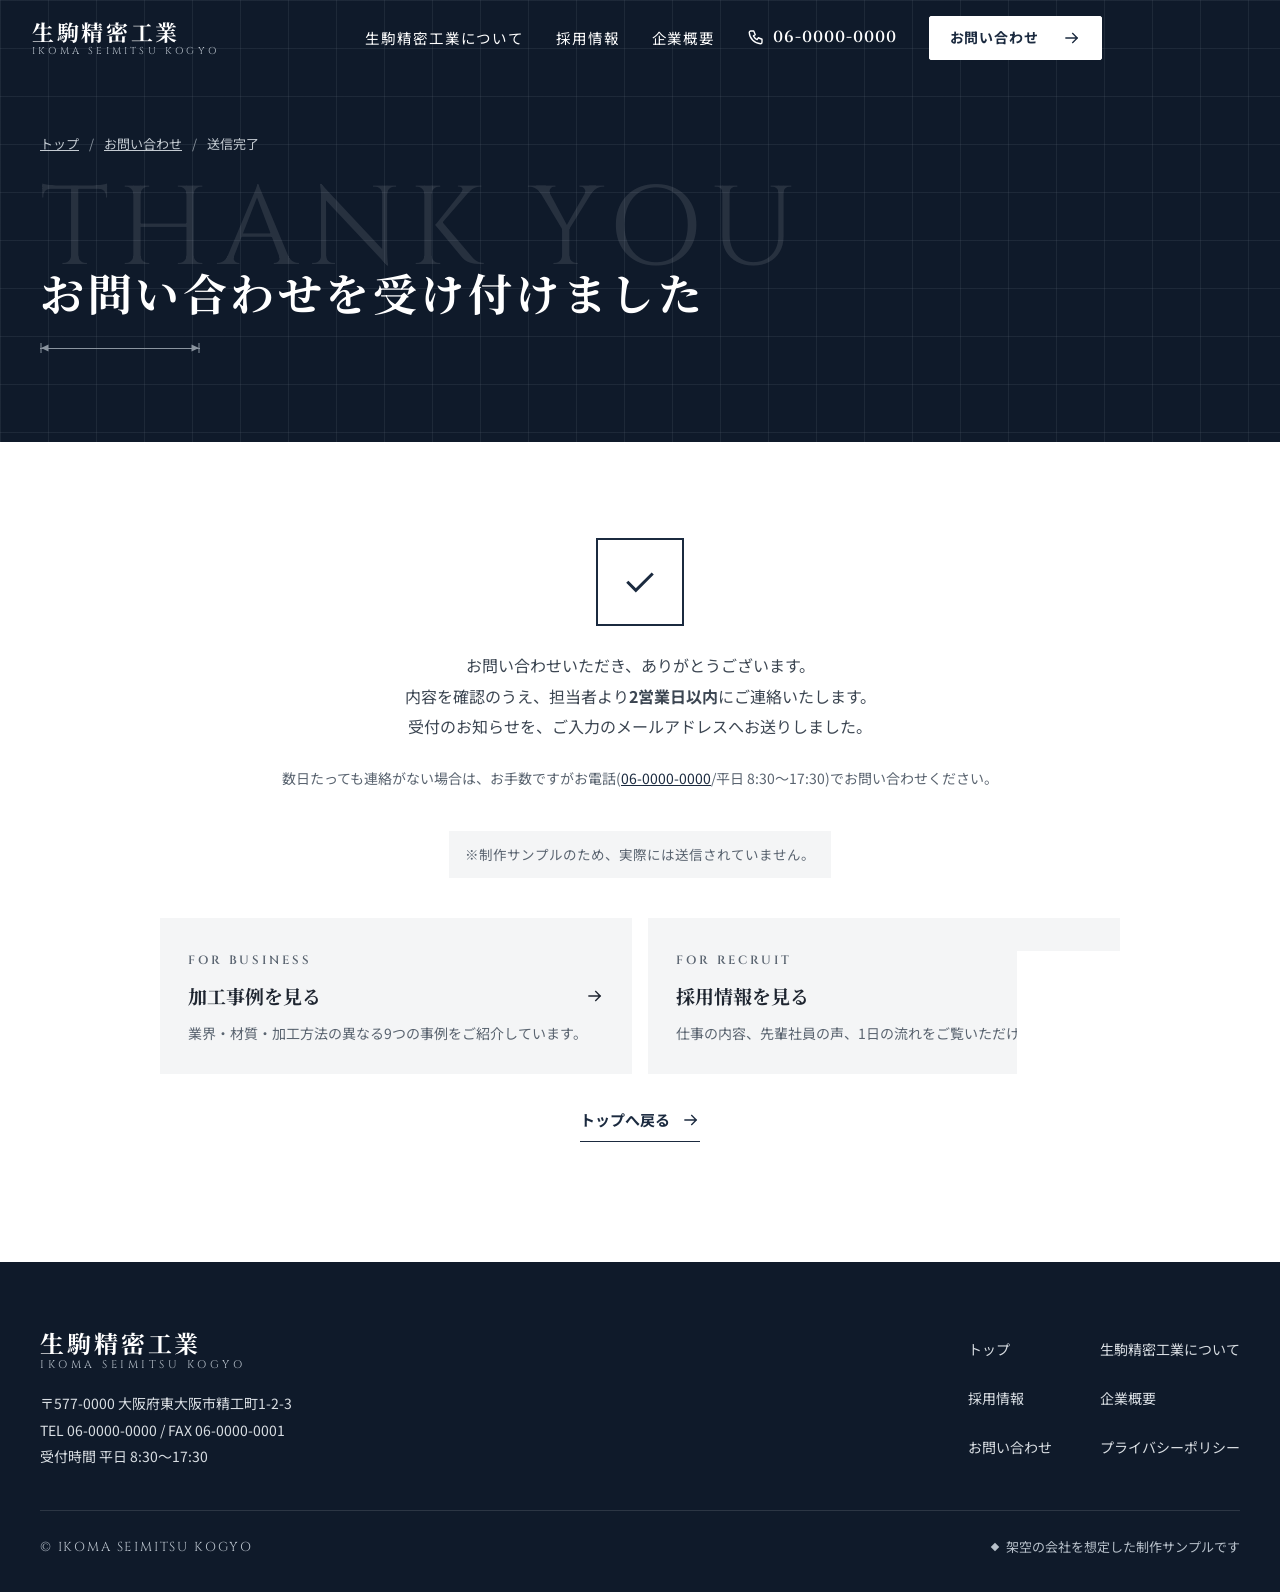
<file: contact/thanks/index.html>
<!doctype html>
<html lang="ja">
<head>
<meta charset="utf-8">
<meta name="viewport" content="width=device-width, initial-scale=1">
<title>お問い合わせを受け付けました|生駒精密工業(制作サンプル)</title>
<meta name="description" content="お問い合わせを受け付けました。担当者より2営業日以内にご連絡いたします。">
<meta name="robots" content="noindex, nofollow">
<meta name="theme-color" content="#0F1A2A">
<link rel="icon" href="../../assets/img/favicon.svg" type="image/svg+xml">
<link rel="preconnect" href="https://fonts.googleapis.com">
<link rel="preconnect" href="https://fonts.gstatic.com" crossorigin>
<link rel="stylesheet" href="https://fonts.googleapis.com/css2?family=Cinzel:wght@400;600&family=Noto+Sans+JP:wght@400;700&family=Noto+Serif+JP:wght@600;700&display=swap">
<script>document.documentElement.classList.add('js');</script>
<link rel="stylesheet" href="../../assets/css/style.css">
</head>
<body data-page="thanks">
<a class="skip-link" href="#main">本文へ移動</a>

<header class="site-header">
  <div class="site-header__inner">
    <a class="logo" href="../../" aria-label="生駒精密工業 トップへ">
      <span class="logo__ja">生駒精密工業</span>
      <span class="logo__en">IKOMA SEIMITSU KOGYO</span>
    </a>
    <nav class="gnav" id="gnav" aria-label="メインメニュー">
      <ul class="gnav__list">
        <li><a class="gnav__link" href="../../about/">生駒精密工業について</a></li>
        <li><a class="gnav__link" href="../../recruit/">採用情報</a></li>
        <li><a class="gnav__link" href="../../company/">企業概要</a></li>
      </ul>
      <a class="gnav__tel" href="tel:0600000000" data-tel="header">
        <span class="gnav__tel-num"><svg width="18" height="18" viewBox="0 0 24 24" fill="none" stroke="currentColor" stroke-width="1.8" stroke-linejoin="round" aria-hidden="true"><path d="M5 4h4l2 5-2.5 1.5a11 11 0 0 0 5 5L15 13l5 2v4a2 2 0 0 1-2 2A16 16 0 0 1 3 6a2 2 0 0 1 2-2"/></svg>06-0000-0000</span>
        <span class="gnav__tel-hours">平日 8:30〜17:30</span>
      </a>
      <a class="btn btn--sm gnav__cta" href="../../contact/" data-cta="header-contact">お問い合わせ<svg width="18" height="18" viewBox="0 0 24 24" fill="none" stroke="currentColor" stroke-width="1.8" stroke-linecap="square" aria-hidden="true"><path d="M4 12h15M13 6l6 6-6 6"/></svg></a>
    </nav>
    <div class="header-actions">
      <a class="header-tel-icon" href="tel:0600000000" aria-label="電話する(06-0000-0000)" data-tel="header-sp"><svg width="20" height="20" viewBox="0 0 24 24" fill="none" stroke="currentColor" stroke-width="1.8" stroke-linejoin="round" aria-hidden="true"><path d="M5 4h4l2 5-2.5 1.5a11 11 0 0 0 5 5L15 13l5 2v4a2 2 0 0 1-2 2A16 16 0 0 1 3 6a2 2 0 0 1 2-2"/></svg></a>
      <button class="menu-btn" type="button" aria-expanded="false" aria-controls="gnav" aria-label="メニューを開く"><span class="menu-btn__bars"></span></button>
    </div>
  </div>
</header>

<main id="main">

  <section class="page-head">
    <div class="page-head__grid grid-lines" aria-hidden="true"></div>
    <div class="container page-head__inner">
      <nav class="breadcrumb" aria-label="パンくずリスト">
        <ol><li><a href="../../">トップ</a></li><li><a href="../">お問い合わせ</a></li><li aria-current="page">送信完了</li></ol>
      </nav>
      <span class="page-head__bg" aria-hidden="true">THANK YOU</span>
      <h1 class="page-head__title">お問い合わせを<br class="br-sp">受け付けました</h1>
      <span class="dim" aria-hidden="true"></span>
    </div>
  </section>

  <section class="section bg-white" style="padding-top:96px">
    <div class="container container--narrow thanks">
      <span class="thanks__mark" aria-hidden="true"><svg width="40" height="40" viewBox="0 0 24 24" fill="none" stroke="currentColor" stroke-width="1.8" stroke-linecap="square"><path d="M5 12.5l4.5 4.5L19 7.5"/></svg></span>
      <p class="thanks__text">お問い合わせいただき、ありがとうございます。<br>内容を確認のうえ、担当者より<strong>2営業日以内</strong>にご連絡いたします。<br>受付のお知らせを、ご入力のメールアドレスへお送りしました。</p>
      <p class="note">数日たっても連絡がない場合は、お手数ですがお電話(<a href="tel:0600000000" data-tel="thanks">06-0000-0000</a>/平日 8:30〜17:30)でお問い合わせください。</p>
      <p class="demo-note">※制作サンプルのため、実際には送信されていません。</p>

      <div class="thanks__links" data-thanks-links>
        <a class="thanks-link" href="../../about/#works" data-type="business" data-cta="thanks-works">
          <span class="thanks-link__en">FOR BUSINESS</span>
          <span class="thanks-link__title">加工事例を見る<svg width="18" height="18" viewBox="0 0 24 24" fill="none" stroke="currentColor" stroke-width="1.8" stroke-linecap="square" aria-hidden="true"><path d="M4 12h15M13 6l6 6-6 6"/></svg></span>
          <span class="thanks-link__text">業界・材質・加工方法の異なる9つの事例をご紹介しています。</span>
        </a>
        <a class="thanks-link" href="../../recruit/" data-type="recruit" data-cta="thanks-recruit">
          <span class="thanks-link__en">FOR RECRUIT</span>
          <span class="thanks-link__title">採用情報を見る<svg width="18" height="18" viewBox="0 0 24 24" fill="none" stroke="currentColor" stroke-width="1.8" stroke-linecap="square" aria-hidden="true"><path d="M4 12h15M13 6l6 6-6 6"/></svg></span>
          <span class="thanks-link__text">仕事の内容、先輩社員の声、1日の流れをご覧いただけます。</span>
        </a>
      </div>
      <p><a class="text-link" href="../../">トップへ戻る<svg width="18" height="18" viewBox="0 0 24 24" fill="none" stroke="currentColor" stroke-width="1.8" stroke-linecap="square" aria-hidden="true"><path d="M4 12h15M13 6l6 6-6 6"/></svg></a></p>
    </div>
  </section>

</main>

<footer class="site-footer">
  <div class="container site-footer__inner">
    <div class="site-footer__top">
      <div class="site-footer__company">
        <a class="logo" href="../../"><span class="logo__ja">生駒精密工業</span><span class="logo__en">IKOMA SEIMITSU KOGYO</span></a>
        <address class="site-footer__address">〒577-0000 大阪府東大阪市精工町1-2-3<br>TEL <a href="tel:0600000000" data-tel="footer">06-0000-0000</a> / FAX 06-0000-0001<br>受付時間 平日 8:30〜17:30</address>
      </div>
      <nav class="site-footer__nav" aria-label="フッターメニュー">
        <a href="../../">トップ</a>
        <a href="../../about/">生駒精密工業について</a>
        <a href="../../recruit/">採用情報</a>
        <a href="../../company/">企業概要</a>
        <a href="../../contact/">お問い合わせ</a>
        <a href="../../privacy/">プライバシーポリシー</a>
      </nav>
    </div>
    <div class="site-footer__bottom">
      <span class="site-footer__copy">© IKOMA SEIMITSU KOGYO</span>
      <span class="sample-note">架空の会社を想定した制作サンプルです</span>
    </div>
  </div>
</footer>

<script src="../../assets/js/main.js" defer></script>
<script>
  /* 送った種類に合わせて、関係のあるリンクを先に出す */
  (function () {
    var type = new URLSearchParams(location.search).get('type');
    try { type = type || sessionStorage.getItem('ik_thanks_type'); } catch (e) {}
    var wrap = document.querySelector('[data-thanks-links]');
    var link = type && wrap.querySelector('[data-type="' + (type === 'recruit' ? 'recruit' : 'business') + '"]');
    if (link) {
      link.classList.add('is-primary');
      wrap.insertBefore(link, wrap.firstChild);
    }
  })();
</script>
</body>
</html>
</file>
<file: assets/css/style.css>
/* =========================================================
   生駒精密工業 コーポレートサイト(制作サンプル)
   テーマ:「削り出す、まっすぐな線」
   ========================================================= */

/* ---------- デザイントークン ---------- */
:root {
  /* 色 */
  --navy: #1B2A3F;
  --navy-deep: #0F1A2A;
  --steel: #8A949F;
  --steel-light: #D9DEE3;
  --paper: #F4F5F6;
  --white: #FFFFFF;
  --ink: #1E2530;
  --ink-sub: #5A6470;
  --spark: #F2A541;           /* ファーストビューの火花だけに使う */
  --text: #3C4652;            /* 本文(明るい背景) */
  --on-dark: #D9DEE3;         /* 本文(暗い背景) */
  --on-dark-sub: #C3CAD1;     /* 補足(暗い背景) */
  --line-dark: rgba(255, 255, 255, .12);
  --mist: #E9ECEF;
  --required: #A3402D;
  --error: #A3402D;

  /* 書体 */
  --font-sans: 'Noto Sans JP', 'Hiragino Sans', 'Hiragino Kaku Gothic ProN', Meiryo, sans-serif;
  --font-serif: 'Noto Serif JP', 'Hiragino Mincho ProN', 'Yu Mincho', serif;
  --font-en: 'Cinzel', 'Times New Roman', serif;

  /* 動き */
  --motion-fast: 200ms;
  --motion-base: 700ms;
  --motion-cut: 1000ms;
  --motion-hero: 2600ms;
  --ease-cut: cubic-bezier(0.77, 0, 0.18, 1);
  --ease-out: cubic-bezier(0.16, 1, 0.3, 1);

  /* レイアウト */
  --container: 1200px;
  --gutter: 32px;
  --header-h: 76px;
  --sec-pad-top: 152px;
  --sec-pad-bottom: 120px;
}

@media (max-width: 767px) {
  :root {
    --gutter: 20px;
    --header-h: 64px;
    --sec-pad-top: 96px;
    --sec-pad-bottom: 80px;
  }
}

/* ---------- ベース ---------- */
*, *::before, *::after { box-sizing: border-box; }

html {
  -webkit-text-size-adjust: 100%;
  scroll-behavior: smooth;
  scroll-padding-top: calc(var(--header-h) + 16px);
}

body {
  margin: 0;
  font-family: var(--font-sans);
  font-size: 16px;
  line-height: 1.9;
  color: var(--ink);
  background: var(--white);
  overflow-x: hidden;
  font-feature-settings: "palt" 0;
}

img, svg { display: block; max-width: 100%; }
img { height: auto; }
a { color: var(--navy); }
a:hover { color: #2C5D9E; }
h1, h2, h3, h4, p, ul, ol, dl, dd, figure { margin: 0; }
ul, ol { padding: 0; list-style: none; }
table { border-collapse: collapse; width: 100%; }
button, input, select, textarea { font: inherit; color: inherit; }
button { cursor: pointer; }

:focus-visible {
  outline: 3px solid #4C8BD9;
  outline-offset: 3px;
}

.skip-link {
  position: absolute;
  left: 12px;
  top: -100px;
  z-index: 100;
  padding: 10px 16px;
  background: var(--white);
  color: var(--navy);
  font-weight: 700;
}
.skip-link:focus { top: 12px; }

.visually-hidden {
  position: absolute !important;
  width: 1px; height: 1px;
  overflow: hidden;
  clip: rect(0 0 0 0);
  white-space: nowrap;
}

.container {
  width: 100%;
  max-width: calc(var(--container) + var(--gutter) * 2);
  margin: 0 auto;
  padding: 0 var(--gutter);
}
.container--narrow { max-width: calc(960px + var(--gutter) * 2); }

.en { font-family: var(--font-en); }
.serif { font-family: var(--font-serif); }
.note { font-size: 14px; color: var(--ink-sub); line-height: 1.8; }
.is-dark .note { color: var(--on-dark-sub); }
.br-pc { display: inline; }
.br-sp { display: none; }
@media (max-width: 767px) {
  .br-pc { display: none; }
  .br-sp { display: inline; }
}

/* JSが動くときだけ表示する部品 */
html:not(.js) .js-only { display: none !important; }

/* ---------- 背景・装飾 ---------- */
.bg-white { background: var(--white); }
.bg-paper { background: var(--paper); }
.bg-navy { background-color: var(--navy); color: var(--white); }
.bg-deep { background-color: var(--navy-deep); color: var(--white); }

/* 図面のような細い格子 */
.grid-lines {
  background-image:
    linear-gradient(rgba(138, 148, 159, .12) 1px, transparent 1px),
    linear-gradient(90deg, rgba(138, 148, 159, .12) 1px, transparent 1px);
  background-size: 48px 48px;
}

/* 寸法線:両端に矢印。両端から中央へ伸びる */
.dim {
  position: relative;
  display: block;
  width: 160px;
  height: 12px;
  flex: none;
}
.dim::before,
.dim::after {
  content: "";
  position: absolute;
  top: 0;
  bottom: 0;
  width: 50%;
  background-repeat: no-repeat;
}
.dim::before {
  left: 0;
  background-image:
    url("data:image/svg+xml,%3Csvg xmlns='http://www.w3.org/2000/svg' width='9' height='12' viewBox='0 0 9 12'%3E%3Cpath d='M1 1v10' stroke='%238A949F'/%3E%3Cpath d='M1 6l7.5-3.5v7z' fill='%238A949F'/%3E%3C/svg%3E"),
    linear-gradient(#8A949F, #8A949F);
  background-size: 9px 12px, 100% 1px;
  background-position: left center, left center;
}
.dim::after {
  right: 0;
  background-image:
    url("data:image/svg+xml,%3Csvg xmlns='http://www.w3.org/2000/svg' width='9' height='12' viewBox='0 0 9 12'%3E%3Cpath d='M8 1v10' stroke='%238A949F'/%3E%3Cpath d='M8 6L.5 2.5v7z' fill='%238A949F'/%3E%3C/svg%3E"),
    linear-gradient(#8A949F, #8A949F);
  background-size: 9px 12px, 100% 1px;
  background-position: right center, right center;
}
.dim--s { width: 120px; }
.dim--xs { width: 80px; }

/* 中央に数字の入る寸法線 */
.dim--label {
  display: flex;
  align-items: center;
  justify-content: center;
  height: 24px;
  width: 240px;
}
.dim--label::before,
.dim--label::after { width: calc(50% - 2.6em); top: 6px; bottom: auto; height: 12px; }
.dim--label > span {
  font-family: var(--font-en);
  font-size: 13px;
  letter-spacing: .12em;
  color: var(--steel);
  line-height: 1;
}

/* ---------- ボタン ---------- */
.btn {
  position: relative;
  overflow: hidden;
  display: inline-flex;
  align-items: center;
  justify-content: space-between;
  gap: 24px;
  min-height: 56px;
  padding: 0 28px;
  border: 1px solid var(--navy);
  border-radius: 2px;
  background: var(--navy);
  color: var(--white);
  font-size: 16px;
  font-weight: 700;
  letter-spacing: .06em;
  line-height: 1.4;
  text-decoration: none;
  transition: background-color var(--motion-fast) ease, color var(--motion-fast) ease, border-color var(--motion-fast) ease;
}
.btn:hover { color: var(--white); background: #24395A; }
/* カーソルを合わせると、ボタンの下辺を光のラインが走る */
.btn::after {
  content: "";
  position: absolute;
  left: 0;
  bottom: 0;
  width: 100%;
  height: 2px;
  background: linear-gradient(90deg, transparent, #FFFFFF, transparent);
  transform: translateX(-100%);
  pointer-events: none;
}
@media (hover: hover) {
  .btn:hover::after {
    transition: transform var(--motion-base) var(--ease-cut);
    transform: translateX(100%);
  }
}
.btn svg { flex: none; }
.btn--light {
  background: var(--white);
  border-color: var(--white);
  color: var(--navy);
}
.btn--light:hover { background: var(--paper); color: var(--navy); }
.btn--light::after { background: linear-gradient(90deg, transparent, var(--navy), transparent); }
.btn--ghost {
  background: transparent;
  border-color: rgba(255, 255, 255, .6);
  color: var(--white);
}
.btn--ghost:hover { background: rgba(255, 255, 255, .08); border-color: var(--white); }
.btn--outline {
  background: var(--white);
  border-color: var(--steel);
  color: var(--navy);
}
.btn--outline:hover { background: var(--paper); color: var(--navy); border-color: var(--navy); }
.btn--outline::after { background: linear-gradient(90deg, transparent, var(--navy), transparent); }
.btn--lg { min-height: 64px; padding: 0 36px; font-size: 17px; }
.btn--sm { min-height: 44px; padding: 0 20px; font-size: 14px; }
.btn--block { display: flex; width: 100%; }
.btn[aria-busy="true"] { opacity: .7; pointer-events: none; }

.btn-row { display: flex; flex-wrap: wrap; gap: 12px; }

.text-link {
  display: inline-flex;
  align-items: center;
  gap: 12px;
  min-height: 44px;
  font-size: 15px;
  font-weight: 700;
  text-decoration: none;
  color: var(--navy);
  border-bottom: 1px solid currentColor;
  transition: gap var(--motion-fast) ease;
}
.text-link:hover { gap: 18px; color: var(--navy); }
.is-dark .text-link,
.text-link--light { color: var(--white); border-bottom-color: rgba(255, 255, 255, .4); }
.is-dark .text-link:hover,
.text-link--light:hover { color: var(--white); }

@media (max-width: 767px) {
  .btn-row { flex-direction: column; align-self: stretch; }
  .btn-row .btn { width: 100%; }
}

/* ---------- ヘッダー ---------- */
.site-header {
  position: fixed;
  top: 0;
  left: 0;
  right: 0;
  z-index: 50;
  height: var(--header-h);
  color: var(--white);
  background: transparent;
  border-bottom: 1px solid transparent;
  transition: background-color .35s ease, color .35s ease, border-color .35s ease;
}
.site-header.is-solid {
  background: rgba(255, 255, 255, .97);
  color: var(--navy);
  border-bottom-color: var(--steel-light);
}
.site-header__inner {
  height: 100%;
  max-width: 1344px;
  margin: 0 auto;
  padding: 0 var(--gutter);
  display: flex;
  align-items: center;
  justify-content: space-between;
  gap: 24px;
}

.logo {
  display: flex;
  flex-direction: column;
  justify-content: center;
  min-height: 48px;
  line-height: 1.25;
  text-decoration: none;
  color: inherit;
  position: relative;
  z-index: 2;
}
.logo:hover { color: inherit; }
.logo__ja {
  font-family: var(--font-serif);
  font-size: 22px;
  font-weight: 700;
  letter-spacing: .12em;
}
.logo__en {
  font-family: var(--font-en);
  font-size: 10px;
  letter-spacing: .32em;
  color: #B7C0CA;
  transition: color .35s ease;
}
.site-header.is-solid .logo__en { color: var(--ink-sub); }

.gnav {
  display: flex;
  align-items: center;
  gap: 32px;
}
.gnav__list { display: flex; align-items: center; gap: 32px; }
.gnav__link {
  position: relative;
  display: flex;
  align-items: center;
  min-height: 44px;
  font-size: 14.5px;
  letter-spacing: .06em;
  color: inherit;
  text-decoration: none;
}
.gnav__link::after {
  content: "";
  position: absolute;
  left: 0;
  right: 0;
  bottom: 4px;
  height: 2px;
  background: currentColor;
  transform: scaleX(0);
  transform-origin: right;
  transition: transform .5s var(--ease-cut);
}
.gnav__link:hover { color: inherit; }
.gnav__link:hover::after,
.gnav__link[aria-current="page"]::after { transform: scaleX(1); transform-origin: left; }

.gnav__tel {
  display: flex;
  align-items: center;
  gap: 8px;
  min-height: 44px;
  color: inherit;
  text-decoration: none;
  font-family: var(--font-en);
  font-size: 16px;
  font-weight: 600;
  letter-spacing: .06em;
  white-space: nowrap;
}
.gnav__tel:hover { color: inherit; }
.gnav__tel-num { display: flex; align-items: center; gap: 8px; }
.gnav__tel-hours { display: none; }

/* ヘッダーのボタン:透明時は白地に紺、白地時は紺地に白 */
.site-header .gnav__cta {
  background: var(--white);
  border-color: var(--white);
  color: var(--navy);
}
.site-header .gnav__cta::after { background: linear-gradient(90deg, transparent, var(--navy), transparent); }
.site-header.is-solid .gnav__cta {
  background: var(--navy);
  border-color: var(--navy);
  color: var(--white);
}
.site-header.is-solid .gnav__cta::after { background: linear-gradient(90deg, transparent, #FFFFFF, transparent); }

.header-tel-icon,
.menu-btn { display: none; }

@media (max-width: 1099px) {
  .header-tel-icon,
  .menu-btn {
    display: flex;
    align-items: center;
    justify-content: center;
    width: 48px;
    height: 48px;
    color: inherit;
    position: relative;
    z-index: 2;
  }
  .header-actions { display: flex; align-items: center; margin-right: -12px; }
  .menu-btn {
    background: transparent;
    border: 0;
    padding: 0;
  }
  .menu-btn__bars {
    position: relative;
    width: 24px;
    height: 10px;
  }
  .menu-btn__bars::before,
  .menu-btn__bars::after {
    content: "";
    position: absolute;
    left: 0;
    width: 100%;
    height: 1.6px;
    background: currentColor;
    transition: transform .4s var(--ease-cut), top .4s var(--ease-cut);
  }
  .menu-btn__bars::before { top: 0; }
  .menu-btn__bars::after { top: 8px; }
  .menu-open .menu-btn__bars::before { top: 4px; transform: rotate(45deg); }
  .menu-open .menu-btn__bars::after { top: 4px; transform: rotate(-45deg); }

  .js .gnav {
    position: fixed;
    inset: 0;
    z-index: 1;
    flex-direction: column;
    align-items: stretch;
    justify-content: flex-start;
    gap: 28px;
    padding: calc(var(--header-h) + 24px) var(--gutter) 40px;
    background-color: var(--navy-deep);
    background-image:
      linear-gradient(rgba(138, 148, 159, .1) 1px, transparent 1px),
      linear-gradient(90deg, rgba(138, 148, 159, .1) 1px, transparent 1px);
    background-size: 48px 48px;
    color: var(--white);
    overflow-y: auto;
    clip-path: inset(0 0 100% 0);
    visibility: hidden;
    transition: clip-path .6s var(--ease-cut), visibility 0s linear .6s;
  }
  .js .menu-open .gnav {
    clip-path: inset(0 0 0 0);
    visibility: visible;
    transition: clip-path .6s var(--ease-cut), visibility 0s;
  }
  .js .gnav__list { flex-direction: column; align-items: stretch; gap: 0; }
  .js .gnav__list li { border-bottom: 1px solid var(--line-dark); }
  .js .gnav__link {
    min-height: 64px;
    font-family: var(--font-serif);
    font-size: 19px;
    font-weight: 600;
    justify-content: space-between;
  }
  .js .gnav__link::after { display: none; }
  .js .gnav__link::before {
    content: "";
    order: 2;
    width: 10px;
    height: 10px;
    border-top: 1.6px solid currentColor;
    border-right: 1.6px solid currentColor;
    transform: rotate(45deg);
  }
  .js .gnav__tel {
    flex-direction: column;
    align-items: flex-start;
    gap: 0;
    font-size: 26px;
  }
  .js .gnav__tel-hours {
    display: block;
    font-family: var(--font-sans);
    font-size: 13px;
    font-weight: 400;
    letter-spacing: .04em;
    color: var(--on-dark-sub);
  }
  .js .site-header .gnav__cta {
    min-height: 56px;
    font-size: 16px;
    background: var(--white);
    border-color: var(--white);
    color: var(--navy);
  }
  .menu-open.site-header,
  .site-header.menu-open {
    background: var(--navy-deep);
    color: var(--white);
    border-bottom-color: var(--line-dark);
  }
  .site-header.menu-open .logo__en { color: #B7C0CA; }

  /* JSが動かないとき:メニューをヘッダーの下に並べる */
  html:not(.js) .menu-btn { display: none; }
  html:not(.js) .site-header { position: absolute; height: auto; }
  html:not(.js) .site-header__inner { flex-wrap: wrap; padding-top: 8px; padding-bottom: 8px; }
  html:not(.js) .gnav { flex-wrap: wrap; gap: 4px 20px; width: 100%; }
  html:not(.js) .gnav__list { flex-wrap: wrap; gap: 4px 20px; }
}

@media (max-width: 767px) {
  .logo__ja { font-size: 18px; }
  .logo__en { font-size: 8px; }
}

body.is-locked { overflow: hidden; }

/* ---------- セクション見出し ---------- */
.section {
  position: relative;
  padding: var(--sec-pad-top) 0 var(--sec-pad-bottom);
  overflow: hidden;
}
.section.is-dark { color: var(--white); }

.sec-head {
  position: relative;
  display: flex;
  flex-direction: column;
  align-items: flex-start;
  gap: 14px;
  margin-bottom: 72px;
}
.sec-head--center { align-items: center; text-align: center; }
.sec-head__bg {
  position: absolute;
  left: -8px;
  top: -64px;
  font-family: var(--font-en);
  font-size: 120px;
  line-height: 1;
  letter-spacing: .06em;
  color: rgba(27, 42, 63, .05);
  white-space: nowrap;
  pointer-events: none;
  user-select: none;
  will-change: transform;
}
.sec-head--center .sec-head__bg { left: 50%; margin-left: 0; translate: -50% 0; }
.is-dark .sec-head__bg { color: rgba(255, 255, 255, .06); }
.sec-head__label {
  position: relative;
  display: flex;
  align-items: baseline;
  gap: 16px;
  font-family: var(--font-en);
  font-size: 14px;
  font-weight: 600;
  letter-spacing: .24em;
  color: var(--ink-sub);
  line-height: 1.4;
}
.is-dark .sec-head__label { color: var(--steel); }
.sec-head__num {
  font-size: 40px;
  font-weight: 400;
  letter-spacing: .04em;
  line-height: 1;
  color: var(--navy);
}
.is-dark .sec-head__num { color: var(--white); }
.sec-head__title {
  position: relative;
  font-family: var(--font-serif);
  font-size: 38px;
  font-weight: 700;
  line-height: 1.45;
  letter-spacing: .06em;
  color: var(--ink);
}
.is-dark .sec-head__title { color: var(--white); }
.sec-head__lead {
  position: relative;
  font-size: 16px;
  color: var(--text);
}
.is-dark .sec-head__lead { color: var(--on-dark-sub); }

@media (max-width: 767px) {
  .sec-head { margin-bottom: 48px; }
  .sec-head__bg { font-size: 72px; top: -40px; }
  .sec-head__title { font-size: 28px; }
  .sec-head__num { font-size: 32px; }
}

/* ---------- 出現アニメーション(画面に入ったら) ---------- */
.js [data-reveal="up"] {
  opacity: 0;
  transform: translateY(24px);
  transition: opacity var(--motion-base) var(--ease-out), transform var(--motion-base) var(--ease-out);
  transition-delay: var(--d, 0ms);
}
.js [data-reveal="cut"] {
  clip-path: inset(0 100% 0 0);
  transition: clip-path var(--motion-cut) var(--ease-cut);
  transition-delay: var(--d, 0ms);
}
.js [data-reveal="photo"] {
  clip-path: inset(0 100% 0 0);
  transition: clip-path 1.4s var(--ease-cut);
  transition-delay: var(--d, 0ms);
}
.js [data-reveal="fade"] {
  opacity: 0;
  transition: opacity 1.2s var(--ease-out);
  transition-delay: var(--d, 0ms);
}
.js .dim[data-reveal]::before { clip-path: inset(0 100% 0 0); transition: clip-path var(--motion-cut) var(--ease-cut); transition-delay: calc(var(--d, 0ms) + 200ms); }
.js .dim[data-reveal]::after { clip-path: inset(0 0 0 100%); transition: clip-path var(--motion-cut) var(--ease-cut); transition-delay: calc(var(--d, 0ms) + 200ms); }

.js [data-reveal].is-in { opacity: 1; transform: none; clip-path: inset(0 0 0 0); }
.js .dim[data-reveal].is-in::before,
.js .dim[data-reveal].is-in::after { clip-path: inset(0 0 0 0); }

/* 写真:枠の中で少しだけ上下に動く */
.plx { position: relative; overflow: hidden; }
.plx > img {
  width: 100%;
  height: 100%;
  object-fit: cover;
  transform: scale(1.12) translateY(var(--plx, 0px));
  will-change: transform;
}

/* ---------- ファーストビュー(トップ) ---------- */
.hero {
  position: relative;
  min-height: max(720px, 100svh);
  background: var(--navy-deep);
  color: var(--white);
  overflow: hidden;
  display: flex;
  align-items: center;
}
.hero__media { position: absolute; inset: 0; }
.hero__img {
  position: absolute;
  inset: 0;
  width: 100%;
  height: 100%;
  object-fit: cover;
  object-position: 70% 50%;
}
.hero__shade {
  position: absolute;
  inset: 0;
  background: linear-gradient(90deg, rgba(15, 26, 42, .92) 0%, rgba(15, 26, 42, .55) 45%, rgba(15, 26, 42, 0) 75%);
}
/* 光のラインが通った跡から写真が現れる:写真の上の幕を拭い去る */
.hero__veil {
  position: absolute;
  inset: 0;
  background: var(--navy-deep);
  clip-path: inset(0 0 0 100%);
  animation: heroVeil 1.6s var(--ease-cut) .2s both;
}
.hero__glow {
  position: absolute;
  inset: 0;
  background: radial-gradient(ellipse 40% 60% at 64% 46%, rgba(170, 200, 240, .28), transparent 70%);
  opacity: 0;
  animation: heroGlow 1.6s var(--ease-out) 1s both;
  pointer-events: none;
}
.hero__blade {
  position: absolute;
  top: 0;
  bottom: 0;
  left: 0;
  width: 3px;
  background: var(--white);
  box-shadow: 0 0 18px 4px rgba(200, 220, 255, .75), 0 0 60px 10px rgba(120, 160, 220, .35);
  opacity: 0;
  animation: heroBlade 1.6s var(--ease-cut) .2s both;
  pointer-events: none;
}
.hero__sparks { position: absolute; left: 64%; top: 46%; width: 0; height: 0; pointer-events: none; }
.spark {
  position: absolute;
  left: 0;
  top: 0;
  width: 3px;
  height: 3px;
  border-radius: 50%;
  background: var(--spark);
  box-shadow: 0 0 6px 1px rgba(242, 165, 65, .8);
  opacity: 0;
  animation: spark .9s var(--ease-out) both;
}
.hero__bg {
  position: absolute;
  left: 32px;
  bottom: -28px;
  font-family: var(--font-en);
  font-size: 168px;
  line-height: 1;
  letter-spacing: .08em;
  color: rgba(255, 255, 255, .06);
  white-space: nowrap;
  pointer-events: none;
  animation: bgSlide 1.6s var(--ease-out) 1s both;
}
.hero__inner {
  position: relative;
  padding-top: calc(var(--header-h) + 72px);
  padding-bottom: 120px;
  display: flex;
  flex-direction: column;
  align-items: flex-start;
  gap: 28px;
}
.hero__en {
  font-family: var(--font-en);
  font-size: 14px;
  font-weight: 600;
  letter-spacing: .3em;
  color: #B7C0CA;
  animation: up var(--motion-base) var(--ease-out) 1.5s both;
}
.hero__catch {
  font-family: var(--font-serif);
  font-size: 60px;
  font-weight: 700;
  line-height: 1.4;
  letter-spacing: .08em;
}
.hero__catch > span {
  display: block;
  animation: cut var(--motion-cut) var(--ease-cut) both;
}
.hero__catch > span:nth-child(1) { animation-delay: 1.6s; }
.hero__catch > span:nth-child(2) { animation-delay: 1.85s; }
.hero__lead {
  max-width: 520px;
  font-size: 17px;
  line-height: 2;
  color: var(--on-dark);
  animation: up var(--motion-base) var(--ease-out) 2.2s both;
}
.hero__h1 {
  font-size: 15px;
  font-weight: 700;
  letter-spacing: .08em;
  animation: up var(--motion-base) var(--ease-out) 2.3s both;
}
.hero .btn-row { animation: up var(--motion-base) var(--ease-out) 2.4s both; }
.hero__dim {
  position: absolute;
  right: var(--gutter);
  bottom: 48px;
  animation: up var(--motion-base) var(--ease-out) 2.5s both;
}
.hero__scroll {
  position: absolute;
  left: 50%;
  bottom: 0;
  translate: -50% 0;
  display: flex;
  flex-direction: column;
  align-items: center;
  gap: 10px;
  font-family: var(--font-en);
  font-size: 11px;
  letter-spacing: .3em;
  color: #B7C0CA;
  animation: up var(--motion-base) var(--ease-out) 2.6s both;
}
.hero__scroll::after {
  content: "";
  width: 1px;
  height: 56px;
  background: linear-gradient(rgba(255, 255, 255, .7), rgba(255, 255, 255, .7)) top / 100% 40% no-repeat, rgba(255, 255, 255, .18);
  animation: scrollLine 2.4s var(--ease-cut) infinite;
}

@keyframes heroVeil { from { clip-path: inset(0 0 0 0); } to { clip-path: inset(0 0 0 100%); } }
@keyframes heroBlade {
  0% { transform: translateX(0); opacity: 0; }
  6% { opacity: 1; }
  88% { opacity: 1; }
  100% { transform: translateX(100vw); opacity: 0; }
}
@keyframes heroGlow { 0% { opacity: 0; } 30% { opacity: 1; } 100% { opacity: .35; } }
@keyframes spark {
  0% { opacity: 0; transform: translate(0, 0) scale(1); }
  10% { opacity: 1; }
  100% { opacity: 0; transform: translate(var(--dx), var(--dy)) scale(.3); }
}
@keyframes cut { from { clip-path: inset(0 100% 0 0); } to { clip-path: inset(0 0 0 0); } }
@keyframes up { from { opacity: 0; transform: translateY(20px); } to { opacity: 1; transform: none; } }
@keyframes bgSlide { from { transform: translateX(6%); opacity: 0; } to { transform: none; opacity: 1; } }
@keyframes zoomIn { from { transform: scale(1.08); opacity: .4; } to { transform: none; opacity: 1; } }
@keyframes scrollLine {
  0% { background-position: 0 -40%; }
  100% { background-position: 0 240%; }
}

@media (max-width: 767px) {
  .hero { display: block; min-height: 0; }
  .hero__media { position: relative; height: 62svh; min-height: 360px; max-height: 480px; }
  .hero__img { object-position: 78% 50%; }
  .hero__shade { background: linear-gradient(0deg, #0F1A2A 0%, rgba(15, 26, 42, 0) 50%); }
  .hero__sparks { left: 72%; top: 40%; }
  .hero__blade { width: 2px; }
  .hero__bg { font-size: 80px; left: 12px; top: calc(62svh - 64px); bottom: auto; }
  .hero__inner { padding-top: 8px; padding-bottom: 72px; gap: 16px; }
  .hero__en { font-size: 11px; letter-spacing: .26em; }
  .hero__catch { font-size: 34px; line-height: 1.45; letter-spacing: .06em; }
  .hero__lead { font-size: 15px; line-height: 1.9; }
  .hero__h1 { font-size: 13px; }
  .hero__dim, .hero__scroll { display: none; }
}

/* ---------- 2つの入口(トップの大きなカード) ---------- */
.entry-cards {
  display: grid;
  grid-template-columns: repeat(auto-fit, minmax(min(100%, 520px), 1fr));
  background: var(--navy-deep);
}
.entry-card {
  position: relative;
  display: block;
  min-height: 440px;
  overflow: hidden;
  color: var(--white);
  text-decoration: none;
}
.entry-card:hover { color: var(--white); }
.entry-card img {
  position: absolute;
  inset: 0;
  width: 100%;
  height: 100%;
  object-fit: cover;
  transition: transform .8s var(--ease-out);
}
.entry-card::before {
  content: "";
  position: absolute;
  inset: 0;
  z-index: 1;
  background: linear-gradient(0deg, rgba(15, 26, 42, .92), rgba(15, 26, 42, .15) 70%);
}
@media (hover: hover) { .entry-card:hover img { transform: scale(1.05); } }
.entry-card__body {
  position: absolute;
  z-index: 2;
  left: 48px;
  right: 48px;
  bottom: 44px;
  display: flex;
  flex-direction: column;
  gap: 10px;
}
.entry-card__en {
  font-family: var(--font-en);
  font-size: 14px;
  font-weight: 600;
  letter-spacing: .24em;
  color: var(--on-dark-sub);
}
.entry-card__title {
  font-family: var(--font-serif);
  font-size: 30px;
  font-weight: 700;
  letter-spacing: .06em;
  line-height: 1.5;
}
.entry-card__text {
  display: flex;
  align-items: center;
  justify-content: space-between;
  gap: 16px;
  font-size: 15px;
  color: var(--on-dark);
  padding-top: 14px;
  border-top: 1px solid rgba(255, 255, 255, .25);
}
.entry-card__text svg { transition: transform var(--motion-fast) ease; }
.entry-card:hover .entry-card__text svg { transform: translateX(6px); }
@media (max-width: 767px) {
  .entry-card { min-height: 320px; }
  .entry-card__body { left: 22px; right: 22px; bottom: 28px; }
  .entry-card__title { font-size: 24px; }
  .entry-card__text { font-size: 14px; }
}

/* ---------- 強み(左右交互) ---------- */
.strengths { display: flex; flex-direction: column; gap: 112px; }
.strength {
  display: flex;
  flex-wrap: wrap;
  align-items: center;
  gap: 40px 72px;
}
.strength:nth-child(even) { flex-direction: row-reverse; }
.strength__photo { flex: 1 1 480px; aspect-ratio: 4 / 3; }
.strength__body { flex: 1 1 360px; display: flex; flex-direction: column; gap: 18px; }
.strength__num {
  font-family: var(--font-en);
  font-size: 72px;
  line-height: 1;
  color: var(--navy);
}
.strength__title {
  font-family: var(--font-serif);
  font-size: 30px;
  font-weight: 700;
  line-height: 1.5;
  letter-spacing: .06em;
}
.strength__text { color: var(--text); }
.strength__points {
  display: grid;
  gap: 8px;
  padding-top: 8px;
  font-size: 15px;
  color: var(--text);
}
.strength__points li {
  position: relative;
  padding-left: 22px;
}
.strength__points li::before {
  content: "";
  position: absolute;
  left: 0;
  top: .95em;
  width: 12px;
  height: 1px;
  background: var(--navy);
}
@media (max-width: 767px) {
  .strengths { gap: 72px; }
  .strength__photo { flex-basis: 100%; }
  .strength__num { font-size: 56px; }
  .strength__title { font-size: 24px; }
}

/* ---------- 加工事例(トップ:PCは画面を固定して横に流す) ---------- */
.works-pin { position: relative; }
.works-pin__sticky { padding: var(--sec-pad-top) 0 var(--sec-pad-bottom); }
.works-pin__head {
  display: flex;
  flex-wrap: wrap;
  align-items: flex-end;
  justify-content: space-between;
  gap: 24px;
  margin-bottom: 56px;
}
.works-pin__head .sec-head { margin-bottom: 0; }
.works-track {
  display: flex;
  gap: 28px;
  overflow-x: auto;
  scroll-snap-type: x mandatory;
  padding: 0 var(--gutter) 16px;
  scroll-padding: 0 var(--gutter);
  scrollbar-width: thin;
  scrollbar-color: rgba(255, 255, 255, .3) transparent;
}
.works-track > li { scroll-snap-align: start; flex: none; }
.works-progress {
  display: none;
  height: 1px;
  margin-top: 40px;
  background: rgba(255, 255, 255, .18);
}
.works-progress > span {
  display: block;
  height: 100%;
  background: var(--white);
  transform-origin: left;
  transform: scaleX(var(--p, 0));
}
.works-pin__count {
  display: none;
  font-family: var(--font-en);
  font-size: 13px;
  letter-spacing: .2em;
  color: var(--steel);
  margin-top: 16px;
}

@media (min-width: 1024px) {
  .works-track { padding-left: max(var(--gutter), calc((100vw - var(--container)) / 2)); padding-right: max(var(--gutter), calc((100vw - var(--container)) / 2)); scroll-padding-left: max(var(--gutter), calc((100vw - var(--container)) / 2)); }
  /* JSで「固定して横に動かす」見せ方に切り替える */
  .is-pinned .works-pin__sticky {
    position: sticky;
    top: 0;
    height: 100vh;
    min-height: 640px;
    padding: calc(var(--header-h) + 32px) 0 48px;
    display: flex;
    flex-direction: column;
    justify-content: center;
    overflow: hidden;
  }
  .is-pinned .works-track {
    overflow: visible;
    scroll-snap-type: none;
    padding-bottom: 0;
    will-change: transform;
    transform: translate3d(var(--x, 0px), 0, 0);
  }
  .is-pinned .works-progress,
  .is-pinned .works-pin__count { display: block; }
  .is-pinned .works-pin__foot { max-width: calc(var(--container) + var(--gutter) * 2); margin: 0 auto; padding: 0 var(--gutter); }
}

/* 事例カード */
.work-card {
  width: 300px;
  display: flex;
  flex-direction: column;
  gap: 16px;
  color: inherit;
}
.work-card__photo {
  position: relative;
  aspect-ratio: 1 / 1;
  overflow: hidden;
  background: var(--navy);
}
.work-card__photo img {
  width: 100%;
  height: 100%;
  object-fit: cover;
  transition: transform .8s var(--ease-out);
}
@media (hover: hover) { .work-card:hover .work-card__photo img { transform: scale(1.05); } }
.work-card__title {
  font-family: var(--font-serif);
  font-size: 18px;
  font-weight: 700;
  letter-spacing: .04em;
  line-height: 1.6;
}
.work-card__spec {
  display: grid;
  grid-template-columns: 4em 1fr;
  gap: 2px 8px;
  font-size: 14px;
  line-height: 1.8;
  color: var(--text);
}
.work-card__spec dt { color: var(--ink-sub); }
.is-dark .work-card__spec { color: var(--on-dark-sub); }
.is-dark .work-card__spec dt { color: var(--steel); }
.work-card__point {
  font-size: 14.5px;
  line-height: 1.8;
  color: var(--text);
  padding-top: 12px;
  border-top: 1px solid var(--steel-light);
}
@media (max-width: 767px) {
  .work-card { width: 76vw; max-width: 300px; }
}

/* 事例グリッド(アバウト) */
.works-grid {
  display: grid;
  grid-template-columns: repeat(auto-fill, minmax(min(100%, 320px), 1fr));
  gap: 48px 32px;
}
.works-grid .work-card { width: auto; }
.work-card__open {
  display: flex;
  flex-direction: column;
  gap: 16px;
  padding: 0;
  border: 0;
  background: none;
  text-align: left;
  color: inherit;
}
.work-card__zoom {
  position: absolute;
  right: 12px;
  bottom: 12px;
  display: flex;
  align-items: center;
  justify-content: center;
  width: 44px;
  height: 44px;
  background: rgba(15, 26, 42, .78);
  color: var(--white);
}

/* 事例の詳しい表示(ダイアログ) */
.work-dialog {
  width: min(1040px, calc(100vw - 32px));
  max-height: calc(100svh - 32px);
  padding: 0;
  border: 0;
  background: var(--white);
  color: var(--ink);
  overflow: auto;
}
.work-dialog::backdrop { background: rgba(15, 26, 42, .82); }
.work-dialog[open] { animation: dialogIn .5s var(--ease-out); }
.work-dialog__inner {
  display: grid;
  grid-template-columns: minmax(0, 1.1fr) minmax(0, 1fr);
}
.work-dialog__photo { background: var(--navy-deep); }
.work-dialog__photo img { width: 100%; height: 100%; aspect-ratio: 1 / 1; object-fit: cover; }
.work-dialog__body {
  position: relative;
  padding: 56px 48px 48px;
  display: flex;
  flex-direction: column;
  gap: 20px;
}
.work-dialog__en { font-family: var(--font-en); font-size: 13px; letter-spacing: .24em; color: var(--ink-sub); font-weight: 600; }
.work-dialog__title { font-family: var(--font-serif); font-size: 26px; font-weight: 700; line-height: 1.5; letter-spacing: .04em; }
.work-dialog__spec { display: grid; grid-template-columns: 6em 1fr; font-size: 15px; border-top: 1px solid var(--steel-light); }
.work-dialog__spec dt, .work-dialog__spec dd { padding: 10px 0; border-bottom: 1px solid var(--steel-light); }
.work-dialog__spec dt { color: var(--ink-sub); }
.work-dialog__point-label { font-weight: 700; font-size: 15px; }
.work-dialog__text { color: var(--text); font-size: 15px; }
.work-dialog__close {
  position: absolute;
  top: 8px;
  right: 8px;
  width: 48px;
  height: 48px;
  display: flex;
  align-items: center;
  justify-content: center;
  border: 0;
  background: transparent;
  color: var(--navy);
}
.work-dialog__nav { display: flex; gap: 8px; margin-top: auto; padding-top: 8px; }
.work-dialog__nav button {
  display: inline-flex;
  align-items: center;
  gap: 8px;
  min-height: 44px;
  padding: 0 16px;
  border: 1px solid var(--steel-light);
  background: var(--white);
  color: var(--navy);
  font-size: 14px;
  font-weight: 700;
}
.work-dialog__nav button:hover { border-color: var(--navy); }
@keyframes dialogIn { from { opacity: 0; transform: translateY(16px); } to { opacity: 1; transform: none; } }
@media (max-width: 767px) {
  .work-dialog__inner { grid-template-columns: 1fr; }
  .work-dialog__body { padding: 32px 22px 28px; }
  .work-dialog__title { font-size: 21px; }
}

/* ---------- 数字で見る ---------- */
.numbers {
  display: flex;
  flex-wrap: wrap;
  justify-content: center;
  align-items: center;
  gap: 32px 32px;
}
.number {
  display: flex;
  flex-direction: column;
  align-items: center;
  gap: 6px;
  text-align: center;
  min-width: 160px;
}
.number__label { font-size: 14px; letter-spacing: .12em; color: var(--ink-sub); }
.number__value {
  font-family: var(--font-en);
  font-size: 64px;
  font-weight: 600;
  line-height: 1.1;
  color: var(--navy);
  font-variant-numeric: tabular-nums;
  white-space: nowrap;
}
.number__unit { font-family: var(--font-serif); font-size: 18px; margin-left: 4px; }
.number__pre { font-family: var(--font-serif); font-size: 18px; margin-right: 4px; }
@media (max-width: 1023px) {
  .numbers { display: grid; grid-template-columns: repeat(2, 1fr); gap: 40px 16px; }
  .numbers > .dim { display: none; }
  .number { min-width: 0; }
}
@media (max-width: 767px) {
  .number__value { font-size: 44px; }
  .number__unit, .number__pre { font-size: 15px; }
}

/* 数字のカード(採用) */
.stat-cards {
  display: grid;
  grid-template-columns: repeat(auto-fit, minmax(min(100%, 240px), 1fr));
  gap: 20px;
}
.stat-card {
  background: var(--white);
  padding: 40px 24px 36px;
  display: flex;
  flex-direction: column;
  align-items: center;
  gap: 8px;
  text-align: center;
  border-top: 3px solid var(--navy);
}
.stat-card__label { font-size: 15px; font-weight: 700; color: var(--ink-sub); letter-spacing: .08em; }
.stat-card__value {
  font-family: var(--font-en);
  font-size: 56px;
  font-weight: 600;
  line-height: 1.1;
  color: var(--navy);
  font-variant-numeric: tabular-nums;
}
.stat-card__unit { font-family: var(--font-serif); font-size: 18px; margin-left: 4px; }
.stat-card__note { font-size: 13px; color: var(--ink-sub); }
@media (max-width: 767px) {
  .stat-cards { grid-template-columns: repeat(2, 1fr); gap: 12px; }
  .stat-card { padding: 28px 12px 24px; }
  .stat-card__value { font-size: 40px; }
  .stat-card__unit { font-size: 15px; }
  .stat-card__label { font-size: 14px; }
}

/* ---------- 採用への案内(トップ) ---------- */
.recruit-band {
  position: relative;
  min-height: 600px;
  display: flex;
  align-items: flex-end;
  overflow: hidden;
}
.recruit-band > .plx { position: absolute; inset: 0; }
.recruit-band > .plx img { object-position: 40% 50%; }
.recruit-band__inner { position: relative; width: 100%; padding-bottom: 64px; display: flex; justify-content: flex-end; }
.recruit-band__box {
  width: min(100%, 520px);
  background: var(--white);
  padding: 48px;
  display: flex;
  flex-direction: column;
  align-items: flex-start;
  gap: 16px;
}
.recruit-band__en { font-family: var(--font-en); font-size: 14px; font-weight: 600; letter-spacing: .24em; color: var(--ink-sub); }
.recruit-band__title { font-family: var(--font-serif); font-size: 32px; font-weight: 700; line-height: 1.5; letter-spacing: .06em; }
.recruit-band__text { color: var(--text); }
@media (max-width: 767px) {
  .recruit-band { min-height: 0; display: block; }
  .recruit-band > .plx { position: relative; height: 280px; }
  .recruit-band__inner { padding: 0; }
  .recruit-band__box { width: 100%; padding: 36px var(--gutter) 56px; }
  .recruit-band__title { font-size: 26px; }
  .recruit-band__box .btn { width: 100%; }
}

/* ---------- 会社の基本情報・地図 ---------- */
.split {
  display: grid;
  grid-template-columns: repeat(auto-fit, minmax(min(100%, 460px), 1fr));
  gap: 48px 72px;
  align-items: center;
}
.split--top { align-items: start; }
@media (min-width: 1024px) {
  .split--top > .sec-head { position: sticky; top: calc(var(--header-h) + 64px); }
}
.map {
  position: relative;
  aspect-ratio: 16 / 10;
  background: #E6E9EC;
  overflow: hidden;
}
.map svg { width: 100%; height: 100%; }
.map__note {
  position: absolute;
  left: 12px;
  bottom: 10px;
  font-size: 12px;
  color: var(--ink-sub);
  background: rgba(255, 255, 255, .88);
  padding: 2px 10px;
}
.info-list {
  display: grid;
  grid-template-columns: 6em 1fr;
  gap: 12px 16px;
  font-size: 16px;
}
.info-list dt { color: var(--ink-sub); }
.is-dark .info-list dt { color: var(--on-dark-sub); }
.is-dark .info-list dd { color: var(--white); }
.info-list--lines { gap: 0; }
.info-list--lines dt, .info-list--lines dd { padding: 16px 0; border-bottom: 1px solid var(--steel-light); }
.is-dark .info-list--lines dt, .is-dark .info-list--lines dd { border-bottom-color: rgba(255, 255, 255, .16); }
.info-list--lines dt { font-weight: 700; }
@media (max-width: 767px) {
  .info-list { grid-template-columns: 5em 1fr; font-size: 15px; }
}

/* ---------- 2つの入口(全ページ共通の最後) ---------- */
.cta-duo {
  display: grid;
  grid-template-columns: repeat(auto-fit, minmax(min(100%, 520px), 1fr));
}
.cta-panel {
  padding: 88px 64px;
  display: flex;
  flex-direction: column;
  align-items: flex-start;
  gap: 18px;
}
.cta-panel--biz { background-color: var(--navy); color: var(--white); }
.cta-panel--rec { background: var(--paper); color: var(--ink); }
.cta-panel__en { font-family: var(--font-en); font-size: 14px; font-weight: 600; letter-spacing: .24em; color: var(--ink-sub); }
.cta-panel--biz .cta-panel__en { color: var(--steel); }
.cta-panel__title { font-family: var(--font-serif); font-size: 30px; font-weight: 700; line-height: 1.5; letter-spacing: .06em; }
.cta-panel__text { font-size: 15px; color: var(--ink-sub); max-width: 30em; }
.cta-panel--biz .cta-panel__text { color: var(--on-dark); }
.cta-panel__note {
  display: flex;
  align-items: center;
  gap: 10px;
  font-size: 14px;
  color: var(--on-dark);
  padding: 10px 14px;
  border: 1px solid rgba(255, 255, 255, .22);
}
.cta-panel .btn { margin-top: 8px; }
.tel-bar {
  background: var(--white);
  border-top: 1px solid var(--steel-light);
  padding: 20px var(--gutter);
  display: flex;
  flex-wrap: wrap;
  justify-content: center;
  align-items: center;
  gap: 4px 24px;
  font-size: 15px;
}
.tel-bar__num {
  display: inline-flex;
  align-items: center;
  gap: 8px;
  min-height: 44px;
  font-family: var(--font-en);
  font-size: 24px;
  font-weight: 600;
  text-decoration: none;
  color: var(--navy);
}
.tel-bar__hours { color: var(--ink-sub); }
@media (max-width: 767px) {
  .cta-panel { padding: 64px var(--gutter); }
  .cta-panel__title { font-size: 24px; }
  .cta-panel .btn { width: 100%; }
  .tel-bar { flex-direction: column; gap: 0; }
}

/* ---------- フッター ---------- */
.site-footer {
  background: var(--navy-deep);
  color: var(--on-dark);
}
.site-footer__inner { padding-top: 64px; padding-bottom: 32px; display: flex; flex-direction: column; gap: 40px; }
.site-footer__top { display: flex; flex-wrap: wrap; justify-content: space-between; gap: 32px; }
.site-footer__company { display: flex; flex-direction: column; gap: 16px; }
.site-footer .logo { color: var(--white); }
.site-footer .logo__ja { font-size: 24px; }
.site-footer .logo__en { font-size: 11px; color: #B7C0CA; }
.site-footer__address { font-size: 14px; line-height: 1.9; font-style: normal; }
.site-footer__address a { color: inherit; text-decoration: none; }
.site-footer__nav {
  display: grid;
  grid-template-columns: repeat(2, minmax(0, auto));
  gap: 4px 48px;
  font-size: 14px;
}
.site-footer__nav a {
  display: flex;
  align-items: center;
  min-height: 40px;
  color: var(--on-dark);
  text-decoration: none;
}
.site-footer__nav a:hover { color: var(--white); text-decoration: underline; }
.site-footer__bottom {
  display: flex;
  flex-wrap: wrap;
  justify-content: space-between;
  gap: 8px 24px;
  padding-top: 24px;
  border-top: 1px solid var(--line-dark);
  font-size: 13px;
  color: #B7C0CA;
}
.site-footer__copy { font-family: var(--font-en); letter-spacing: .14em; }
.sample-note {
  display: inline-flex;
  align-items: center;
  gap: 8px;
}
.sample-note::before {
  content: "";
  width: 6px;
  height: 6px;
  background: currentColor;
  transform: rotate(45deg);
}

/* ---------- 下層ページの見出し ---------- */
.page-head {
  position: relative;
  overflow: hidden;
  background-color: var(--navy-deep);
  color: var(--white);
}
.page-head__photo {
  position: absolute;
  inset: 0;
  overflow: hidden;
}
.page-head__photo img {
  width: 100%;
  height: 100%;
  object-fit: cover;
  opacity: .42;
  animation: zoomIn 2s var(--ease-out) both;
}
.page-head__photo::after {
  content: "";
  position: absolute;
  inset: 0;
  background: linear-gradient(90deg, rgba(15, 26, 42, .9), rgba(15, 26, 42, .35));
}
.page-head__grid { position: absolute; inset: 0; }
.page-head__inner {
  position: relative;
  padding-top: calc(var(--header-h) + 56px);
  padding-bottom: 88px;
  display: flex;
  flex-direction: column;
  gap: 18px;
}
.breadcrumb ol {
  display: flex;
  flex-wrap: wrap;
  gap: 4px 0;
  font-size: 13px;
  color: var(--on-dark-sub);
}
.breadcrumb li + li::before { content: "/"; margin: 0 10px; color: var(--steel); }
.breadcrumb a { color: var(--on-dark-sub); }
.breadcrumb a:hover { color: var(--white); }
.page-head__bg {
  font-family: var(--font-en);
  font-size: 112px;
  line-height: 1;
  letter-spacing: .08em;
  color: rgba(255, 255, 255, .1);
  white-space: nowrap;
  animation: bgSlide 1.6s var(--ease-out) both;
}
.page-head__title {
  margin-top: -44px;
  font-family: var(--font-serif);
  font-size: 44px;
  font-weight: 700;
  letter-spacing: .08em;
  line-height: 1.45;
  animation: cut var(--motion-cut) var(--ease-cut) .2s both;
}
.page-head__lead {
  font-size: 17px;
  color: var(--on-dark);
  animation: up var(--motion-base) var(--ease-out) .5s both;
}
.page-head .dim { animation: up var(--motion-base) var(--ease-out) .7s both; }
@media (max-width: 767px) {
  .page-head__inner { padding-top: calc(var(--header-h) + 32px); padding-bottom: 56px; gap: 12px; }
  .page-head__bg { font-size: 64px; }
  .page-head__title { margin-top: -28px; font-size: 30px; }
  .page-head__lead { font-size: 15px; }
}

/* ---------- 表 ---------- */
.table-box { background: var(--white); border-top: 2px solid var(--navy); }
.spec-table th,
.spec-table td {
  padding: 22px 28px;
  border-bottom: 1px solid var(--steel-light);
  text-align: left;
  vertical-align: top;
  font-size: 16px;
}
.spec-table th {
  width: 220px;
  background: var(--paper);
  font-weight: 700;
  white-space: nowrap;
}
.spec-table--plain th { background: transparent; width: 200px; }
.spec-table thead th {
  width: auto;
  background: var(--navy);
  color: var(--white);
  font-size: 14px;
  letter-spacing: .08em;
  padding-top: 14px;
  padding-bottom: 14px;
}
.spec-table td { color: var(--text); }
.spec-table td strong { color: var(--ink); }
@media (max-width: 767px) {
  .spec-table--stack th,
  .spec-table--stack td { display: block; width: auto; }
  .spec-table--stack th { padding: 14px 18px 8px; border-bottom: 0; }
  .spec-table--stack td { padding: 0 18px 16px; background: var(--white); }
  .spec-table--stack.spec-table--plain th { padding: 18px 0 4px; }
  .spec-table--stack.spec-table--plain td { padding: 0 0 18px; }
  .spec-table th, .spec-table td { padding: 14px 14px; font-size: 15px; }
  .spec-table th { width: auto; }
  .table-scroll { overflow-x: auto; }
  .table-scroll .spec-table { min-width: 520px; }
}

/* ---------- 代表メッセージ ---------- */
.message {
  display: grid;
  grid-template-columns: minmax(0, 5fr) minmax(0, 7fr);
  gap: 56px 88px;
  align-items: center;
}
.message__photo { aspect-ratio: 4 / 5; }
.message__body { display: flex; gap: 48px; align-items: flex-start; }
.message__title {
  writing-mode: vertical-rl;
  font-family: var(--font-serif);
  font-size: 34px;
  font-weight: 700;
  line-height: 1.7;
  letter-spacing: .14em;
  flex: none;
  margin-top: 4px;
}
.message__text { display: flex; flex-direction: column; gap: 20px; color: var(--text); font-size: 16.5px; line-height: 2.1; }
.message__en { font-family: var(--font-en); font-size: 14px; font-weight: 600; letter-spacing: .24em; color: var(--ink-sub); }
.message__sign { margin-top: 12px; color: var(--ink); text-align: right; }
.message__sign strong { font-family: var(--font-serif); font-size: 22px; letter-spacing: .14em; margin-left: 16px; }
@media (max-width: 1023px) {
  .message { grid-template-columns: 1fr; }
  .message__photo { max-width: 440px; }
}
@media (max-width: 767px) {
  .message__body { flex-direction: column; gap: 28px; }
  .message__title { writing-mode: horizontal-tb; font-size: 26px; letter-spacing: .08em; line-height: 1.6; }
}

/* ---------- 設備紹介 ---------- */
.equip-photos {
  display: grid;
  grid-template-columns: repeat(auto-fit, minmax(min(100%, 300px), 1fr));
  gap: 24px;
  margin-bottom: 56px;
}
.equip-photos figure { display: flex; flex-direction: column; gap: 12px; }
.equip-photos .plx { aspect-ratio: 4 / 3; }
.equip-photos figcaption { font-family: var(--font-serif); font-size: 18px; font-weight: 700; letter-spacing: .06em; display: flex; align-items: baseline; gap: 12px; }
.equip-photos figcaption span { font-family: var(--font-en); font-size: 12px; letter-spacing: .2em; color: var(--ink-sub); font-weight: 600; }

/* ---------- 品質の流れ・手順 ---------- */
.quality-photo { aspect-ratio: 16 / 6; margin-bottom: 56px; }
.q-steps {
  display: grid;
  grid-template-columns: repeat(4, minmax(0, 1fr));
  border-top: 1px solid rgba(255, 255, 255, .2);
}
.q-step {
  position: relative;
  padding: 28px 24px 8px 0;
  display: flex;
  flex-direction: column;
  gap: 10px;
}
.q-step + .q-step { padding-left: 24px; border-left: 1px solid rgba(255, 255, 255, .14); }
.q-step__num { font-family: var(--font-en); font-size: 32px; line-height: 1; color: var(--white); }
.q-step__title { font-family: var(--font-serif); font-size: 19px; font-weight: 700; letter-spacing: .04em; }
.q-step__text { font-size: 14.5px; color: var(--on-dark-sub); line-height: 1.8; }
.cert-line {
  margin-top: 48px;
  display: flex;
  flex-wrap: wrap;
  align-items: center;
  gap: 12px 24px;
  padding: 20px 24px;
  border: 1px solid rgba(255, 255, 255, .22);
  font-size: 15px;
  color: var(--on-dark);
}
.cert-line strong { font-family: var(--font-serif); font-size: 18px; color: var(--white); letter-spacing: .04em; }
.cert-line__tools { color: var(--on-dark-sub); font-size: 14px; }
@media (max-width: 1023px) {
  .q-steps { grid-template-columns: repeat(2, minmax(0, 1fr)); }
  .q-step:nth-child(3) { padding-left: 0; border-left: 0; }
}
@media (max-width: 767px) {
  .quality-photo { aspect-ratio: 16 / 9; }
  .q-steps { grid-template-columns: 1fr; }
  .q-step, .q-step + .q-step { padding: 20px 0 16px; border-left: 0; border-bottom: 1px solid rgba(255, 255, 255, .14); }
}

/* 横に並ぶ手順(線でつなぐ) */
.flow {
  display: grid;
  grid-template-columns: repeat(var(--cols, 5), minmax(0, 1fr));
  gap: 16px;
  counter-reset: flow;
}
.flow__item {
  position: relative;
  background: var(--white);
  padding: 32px 20px 28px;
  display: flex;
  flex-direction: column;
  gap: 8px;
  min-height: 100%;
}
.flow__item:not(:last-child)::after {
  content: "";
  position: absolute;
  top: 50%;
  right: -16px;
  width: 16px;
  height: 1px;
  background: var(--steel);
}
.flow__step { font-family: var(--font-en); font-size: 13px; font-weight: 600; letter-spacing: .2em; color: var(--ink-sub); }
.flow__title { font-family: var(--font-serif); font-size: 19px; font-weight: 700; letter-spacing: .04em; line-height: 1.5; }
.flow__text { font-size: 14px; color: var(--ink-sub); line-height: 1.8; }
.flow--on-white .flow__item { background: var(--paper); }
@media (max-width: 1023px) {
  .flow { grid-template-columns: 1fr; gap: 12px; }
  .flow__item { padding: 20px 22px 20px 22px; display: grid; grid-template-columns: 5.5em 1fr; align-items: baseline; gap: 4px 12px; }
  .flow__item .flow__text { grid-column: 2; }
  .flow__item:not(:last-child)::after { top: auto; bottom: -12px; right: auto; left: 44px; width: 1px; height: 12px; }
}

/* ---------- 加工できるもの ---------- */
.capability-dim {
  display: flex;
  align-items: center;
  gap: 16px;
  margin-bottom: 16px;
  font-family: var(--font-en);
  font-size: 13px;
  letter-spacing: .2em;
  color: var(--ink-sub);
}
.capability-dim .dim { flex: 1; width: auto; }
.cap-tags { display: flex; flex-wrap: wrap; gap: 8px; }
.cap-tags li {
  padding: 2px 12px;
  border: 1px solid var(--steel-light);
  background: var(--paper);
  font-size: 15px;
  color: var(--ink);
}

/* ---------- 沿革・1日の流れ(縦の時間の線) ---------- */
.timeline {
  position: relative;
  --axis: 104px;
}
.timeline::before,
.timeline__bar {
  content: "";
  position: absolute;
  top: 8px;
  bottom: 8px;
  left: calc(var(--axis) - 1px);
  width: 2px;
  background: var(--steel-light);
}
.timeline__bar {
  background: var(--navy);
  transform-origin: top;
  transform: scaleY(var(--tl, 1));
}
.js .timeline__bar { transform: scaleY(var(--tl, 0)); }
.timeline__item {
  position: relative;
  display: grid;
  grid-template-columns: var(--axis) 1fr;
  padding: 0 0 36px;
}
.timeline__item:last-child { padding-bottom: 0; }
.timeline__time {
  padding-right: 28px;
  font-family: var(--font-en);
  font-size: 22px;
  font-weight: 600;
  line-height: 1.4;
  color: var(--navy);
  font-variant-numeric: tabular-nums;
}
.timeline__body {
  position: relative;
  padding-left: 36px;
  display: flex;
  flex-direction: column;
  gap: 4px;
}
.timeline__body::before {
  content: "";
  position: absolute;
  left: -7px;
  top: 9px;
  width: 12px;
  height: 12px;
  background: var(--white);
  border: 2px solid var(--navy);
  transform: rotate(45deg);
  transition: background-color .4s ease;
}
.timeline__item.is-in .timeline__body::before { background: var(--navy); }
.timeline__title { font-family: var(--font-serif); font-size: 19px; font-weight: 700; letter-spacing: .04em; line-height: 1.6; }
.timeline__text { color: var(--text); font-size: 15.5px; }
@media (max-width: 767px) {
  .timeline { --axis: 76px; }
  .timeline__time { font-size: 18px; padding-right: 18px; }
  .timeline__body { padding-left: 26px; }
  .timeline__title { font-size: 17px; }
  .timeline__item { padding-bottom: 28px; }
}

/* ---------- 認証 ---------- */
.cert {
  display: flex;
  flex-wrap: wrap;
  align-items: center;
  gap: 32px 48px;
  padding: 40px;
  border: 1px solid var(--steel-light);
}
.cert__mark {
  flex: none;
  width: 160px;
  height: 160px;
  display: flex;
  align-items: center;
  justify-content: center;
  background: var(--paper);
}
.cert__body { flex: 1 1 320px; display: flex; flex-direction: column; gap: 8px; }
.cert__name { font-family: var(--font-serif); font-size: 24px; font-weight: 700; letter-spacing: .04em; }
.cert__meta { color: var(--ink-sub); font-size: 15px; }
.cert__text { color: var(--text); }
@media (max-width: 767px) {
  .cert { padding: 28px 22px; }
  .cert__mark { width: 120px; height: 120px; }
}

/* ---------- 採用ページ ---------- */
.page-recruit { font-size: 17px; }
.page-recruit .sec-head__title { font-size: 40px; }
.page-recruit .site-header { background: rgba(255, 255, 255, .97); color: var(--navy); border-bottom-color: var(--steel-light); }
.page-recruit .site-header .logo__en { color: var(--ink-sub); }
.page-recruit .site-header .gnav__cta { background: var(--navy); border-color: var(--navy); color: var(--white); }
.page-recruit .site-header .gnav__cta::after { background: linear-gradient(90deg, transparent, #FFFFFF, transparent); }
@media (max-width: 1099px) {
  .page-recruit .site-header.menu-open { background: var(--navy-deep); color: var(--white); border-bottom-color: var(--line-dark); }
  .page-recruit .site-header.menu-open .logo__en { color: #B7C0CA; }
  .js .page-recruit .site-header .gnav__cta { background: var(--white); border-color: var(--white); color: var(--navy); }
  .js .page-recruit .site-header .gnav__cta::after { background: linear-gradient(90deg, transparent, var(--navy), transparent); }
}
@media (max-width: 767px) {
  .page-recruit { font-size: 16px; }
  .page-recruit .sec-head__title { font-size: 28px; }
}

.r-hero { background: var(--white); padding-top: calc(var(--header-h) + 20px); overflow: hidden; }
.r-hero .breadcrumb ol { color: var(--ink-sub); }
.r-hero .breadcrumb a { color: var(--ink-sub); }
.r-hero .breadcrumb a:hover { color: var(--navy); }
.r-hero__photo {
  margin-top: 16px;
  aspect-ratio: 21 / 9;
  overflow: hidden;
}
.r-hero__photo img {
  width: 100%;
  height: 100%;
  object-fit: cover;
  animation: zoomIn 1.6s var(--ease-out) both;
}
.r-hero__body {
  position: relative;
  padding-top: 72px;
  padding-bottom: 104px;
  display: grid;
  grid-template-columns: minmax(0, 1fr) auto;
  align-items: end;
  gap: 32px 48px;
}
.r-hero__bg {
  position: absolute;
  right: -12px;
  top: 8px;
  font-family: var(--font-en);
  font-size: 168px;
  line-height: 1;
  letter-spacing: .06em;
  color: rgba(27, 42, 63, .05);
  white-space: nowrap;
  pointer-events: none;
  animation: bgSlide 1.6s var(--ease-out) .4s both;
}
.r-hero__text { position: relative; display: flex; flex-direction: column; gap: 20px; }
.r-hero__h1 {
  display: flex;
  align-items: center;
  gap: 16px;
  font-size: 15px;
  font-weight: 700;
  letter-spacing: .2em;
  color: var(--navy);
}
.r-hero__h1::before { content: ""; width: 40px; height: 2px; background: var(--navy); }
.r-hero__catch {
  font-family: var(--font-serif);
  font-size: 56px;
  font-weight: 700;
  line-height: 1.45;
  letter-spacing: .08em;
}
.r-hero__catch > span { display: block; animation: cut var(--motion-cut) var(--ease-cut) both; }
.r-hero__catch > span:nth-child(1) { animation-delay: .6s; }
.r-hero__catch > span:nth-child(2) { animation-delay: .85s; }
.r-hero__lead { font-size: 18px; color: var(--text); animation: up var(--motion-base) var(--ease-out) 1.1s both; }
.r-hero .btn-row { position: relative; animation: up var(--motion-base) var(--ease-out) 1.25s both; }
@media (max-width: 1023px) {
  .r-hero__body { grid-template-columns: 1fr; }
}
@media (max-width: 767px) {
  .r-hero__photo { aspect-ratio: 4 / 3; margin-left: calc(var(--gutter) * -1); margin-right: calc(var(--gutter) * -1); }
  .r-hero__body { padding-top: 32px; padding-bottom: 72px; }
  .r-hero__bg { font-size: 72px; top: -24px; right: -8px; }
  .r-hero__catch { font-size: 34px; letter-spacing: .06em; }
  .r-hero__lead { font-size: 16px; }
}

/* 社員の写真の帯 */
.marquee { overflow: hidden; background: var(--white); padding-bottom: 8px; }
.marquee__track {
  display: flex;
  width: max-content;
  animation: marquee 60s linear infinite;
}
.marquee:hover .marquee__track,
.marquee:focus-within .marquee__track,
.marquee.is-paused .marquee__track { animation-play-state: paused; }
.marquee__group { display: flex; gap: 16px; padding-right: 16px; }
.marquee__item { width: 260px; aspect-ratio: 1 / 1; overflow: hidden; flex: none; }
.marquee__item img { width: 100%; height: 100%; object-fit: cover; }
.marquee__item:nth-child(even) { margin-top: 40px; }
.marquee__toggle {
  display: flex;
  align-items: center;
  gap: 8px;
  margin: 24px auto 0;
  min-height: 44px;
  padding: 0 16px;
  border: 1px solid var(--steel-light);
  background: var(--white);
  font-size: 13px;
  color: var(--ink-sub);
}
@keyframes marquee { from { transform: translateX(0); } to { transform: translateX(-50%); } }
@media (max-width: 767px) {
  .marquee__item { width: 160px; }
  .marquee__item:nth-child(even) { margin-top: 24px; }
}

/* 仕事の3つの手順 */
.work-steps {
  display: grid;
  grid-template-columns: repeat(auto-fit, minmax(min(100%, 280px), 1fr));
  gap: 20px;
}
.work-step {
  position: relative;
  background: var(--white);
  padding: 40px 32px 36px;
  display: flex;
  flex-direction: column;
  gap: 12px;
}
.work-step__icon {
  width: 64px;
  height: 64px;
  display: flex;
  align-items: center;
  justify-content: center;
  border: 1.5px solid var(--navy);
  color: var(--navy);
  margin-bottom: 8px;
}
.work-step__num {
  position: absolute;
  right: 28px;
  top: 24px;
  font-family: var(--font-en);
  font-size: 48px;
  line-height: 1;
  color: rgba(27, 42, 63, .14);
}
.work-step__title { font-family: var(--font-serif); font-size: 24px; font-weight: 700; letter-spacing: .06em; }
.work-step__text { color: var(--text); }

/* 職種カード・先輩の声 */
.card-grid {
  display: grid;
  grid-template-columns: repeat(auto-fit, minmax(min(100%, 320px), 1fr));
  gap: 40px 32px;
}
.job-card { display: flex; flex-direction: column; gap: 14px; }
.job-card__photo { aspect-ratio: 4 / 3; overflow: hidden; }
.job-card__photo img { width: 100%; height: 100%; object-fit: cover; transition: transform .8s var(--ease-out); }
@media (hover: hover) { .job-card:hover .job-card__photo img { transform: scale(1.04); } }
.job-card__en { font-family: var(--font-en); font-size: 13px; font-weight: 600; letter-spacing: .24em; color: var(--ink-sub); margin-top: 8px; }
.job-card__title { font-family: var(--font-serif); font-size: 24px; font-weight: 700; letter-spacing: .04em; line-height: 1.5; }
.job-card__text { color: var(--text); }
.job-card__tags { display: flex; flex-wrap: wrap; gap: 6px; }
.job-card__tags li { font-size: 13px; padding: 0 10px; border: 1px solid var(--steel-light); color: var(--ink-sub); }

.voice-card { display: flex; flex-direction: column; gap: 16px; }
.voice-card__photo { aspect-ratio: 4 / 5; overflow: hidden; }
.voice-card__photo img { width: 100%; height: 100%; object-fit: cover; }
.voice-card__catch { font-family: var(--font-serif); font-size: 21px; font-weight: 700; line-height: 1.6; letter-spacing: .04em; }
.voice-card__meta { display: flex; flex-wrap: wrap; gap: 4px 12px; font-size: 14px; color: var(--ink-sub); padding-bottom: 12px; border-bottom: 1px solid var(--steel-light); }
.voice-card__meta strong { color: var(--navy); }
.voice-card__text { color: var(--text); font-size: 16px; }
.voice-card__q { font-weight: 700; font-size: 15px; color: var(--navy); margin-top: 4px; }

/* 教育制度 */
.growth { display: flex; flex-direction: column; gap: 0; margin-bottom: 28px; }
.growth__item {
  position: relative;
  display: grid;
  grid-template-columns: 7em 1fr;
  gap: 4px 20px;
  padding: 20px 0;
  border-bottom: 1px solid var(--steel-light);
}
.growth__when { font-weight: 700; color: var(--navy); font-size: 15px; display: flex; align-items: center; gap: 10px; }
.growth__when::before { content: ""; width: 10px; height: 10px; border: 2px solid var(--navy); transform: rotate(45deg); flex: none; }
.growth__title { font-family: var(--font-serif); font-size: 19px; font-weight: 700; }
.growth__text { grid-column: 2; color: var(--text); font-size: 15.5px; }
.growth-bar {
  position: relative;
  height: 4px;
  background: var(--steel-light);
  margin-bottom: 8px;
}
.growth-bar > span { position: absolute; inset: 0; background: var(--navy); transform-origin: left; }
.js .growth-bar > span { transform: scaleX(0); transition: transform 1.6s var(--ease-cut) .3s; }
.js .growth-bar.is-in > span { transform: scaleX(1); }
.support-box {
  display: flex;
  align-items: flex-start;
  gap: 14px;
  padding: 20px 22px;
  background: var(--paper);
  border-left: 3px solid var(--navy);
}
.support-box svg { flex: none; color: var(--navy); margin-top: 4px; }
@media (max-width: 767px) {
  .growth__item { grid-template-columns: 1fr; }
  .growth__text { grid-column: 1; }
}

/* 福利厚生 */
.benefits {
  display: grid;
  grid-template-columns: repeat(3, minmax(0, 1fr));
  gap: 16px;
}
.benefit {
  background: var(--white);
  padding: 28px 24px;
  display: flex;
  align-items: flex-start;
  gap: 18px;
}
.benefit__icon {
  flex: none;
  width: 52px;
  height: 52px;
  display: flex;
  align-items: center;
  justify-content: center;
  background: var(--paper);
  color: var(--navy);
}
.benefit__title { font-weight: 700; font-size: 17px; line-height: 1.6; }
.benefit__text { font-size: 14.5px; color: var(--ink-sub); line-height: 1.8; }
@media (max-width: 1023px) { .benefits { grid-template-columns: repeat(2, minmax(0, 1fr)); } }
@media (max-width: 767px) {
  .benefits { grid-template-columns: 1fr; gap: 10px; }
  .benefit { padding: 20px 18px; }
}

/* タブ(募集要項・お問い合わせ) */
.tabs__list { display: flex; flex-wrap: wrap; gap: 8px; margin-bottom: 24px; }
.tab-btn {
  min-height: 52px;
  padding: 0 22px;
  border: 1px solid #C3CAD1;
  border-radius: 2px;
  background: var(--white);
  color: var(--navy);
  font-size: 15px;
  font-weight: 700;
  letter-spacing: .04em;
  transition: background-color var(--motion-fast) ease, color var(--motion-fast) ease, border-color var(--motion-fast) ease;
}
.tab-btn:hover { border-color: var(--navy); }
.tab-btn[aria-selected="true"] { background: var(--navy); border-color: var(--navy); color: var(--white); }
.tabs__panel-title {
  font-family: var(--font-serif);
  font-size: 22px;
  font-weight: 700;
  margin: 0 0 16px;
  letter-spacing: .04em;
}
.tabs__panel + .tabs__panel { margin-top: 48px; }
.js [data-tabs] .tabs__panel + .tabs__panel { margin-top: 0; }
.js [data-tabs] .tabs__panel-title.is-tab-title { position: absolute; width: 1px; height: 1px; overflow: hidden; clip: rect(0 0 0 0); }
.tabs__panel[hidden] { display: none; }
.js .tabs__panel.is-shown { animation: up .5s var(--ease-out); }
@media (max-width: 767px) {
  .tabs__list { display: grid; grid-template-columns: 1fr; }
  .tab-btn { width: 100%; text-align: left; }
}

/* 選考の流れ・FAQ */
.two-col {
  display: grid;
  grid-template-columns: repeat(auto-fit, minmax(min(100%, 440px), 1fr));
  gap: 80px 72px;
  align-items: start;
}
.select-steps { display: flex; flex-direction: column; gap: 12px; }
.select-step {
  position: relative;
  display: grid;
  grid-template-columns: 5.5em 1fr;
  align-items: baseline;
  gap: 4px 16px;
  background: var(--white);
  padding: 22px 24px;
}
.select-step:not(:last-child)::after {
  content: "";
  position: absolute;
  left: 50px;
  bottom: -12px;
  width: 1px;
  height: 12px;
  background: var(--steel);
}
.select-step__num { font-family: var(--font-en); font-size: 13px; font-weight: 600; letter-spacing: .2em; color: var(--ink-sub); }
.select-step__title { font-family: var(--font-serif); font-size: 19px; font-weight: 700; }
.select-step__text { grid-column: 2; font-size: 14.5px; color: var(--ink-sub); line-height: 1.8; }

.faq { display: flex; flex-direction: column; gap: 10px; }
.faq details { background: var(--white); }
.faq summary {
  display: flex;
  align-items: center;
  gap: 16px;
  min-height: 64px;
  padding: 14px 56px 14px 22px;
  position: relative;
  font-weight: 700;
  cursor: pointer;
  list-style: none;
}
.faq summary::-webkit-details-marker { display: none; }
.faq summary::after,
.faq summary::before {
  content: "";
  position: absolute;
  right: 24px;
  top: 50%;
  width: 14px;
  height: 1.6px;
  background: var(--navy);
  transition: transform .3s var(--ease-out);
}
.faq summary::before { transform: rotate(90deg); }
.faq details[open] summary::before { transform: rotate(0deg); }
.faq__q, .faq__a {
  flex: none;
  font-family: var(--font-en);
  font-size: 20px;
  font-weight: 600;
  color: var(--navy);
  line-height: 1;
}
.faq__body { display: flex; gap: 16px; padding: 0 24px 22px 22px; color: var(--text); font-size: 16px; }
.faq__a { color: var(--ink-sub); margin-top: 6px; }
.faq details[open] .faq__body { animation: up .4s var(--ease-out); }

/* 応募・工場見学の入口 */
.r-entry {
  position: relative;
  min-height: 560px;
  display: flex;
  align-items: center;
  overflow: hidden;
  color: var(--white);
}
.r-entry > .plx { position: absolute; inset: 0; }
.r-entry::after {
  content: "";
  position: absolute;
  inset: 0;
  background: linear-gradient(90deg, rgba(15, 26, 42, .86), rgba(15, 26, 42, .45));
}
.r-entry__inner { position: relative; z-index: 1; padding-top: 104px; padding-bottom: 104px; display: flex; flex-direction: column; align-items: flex-start; gap: 20px; }
.r-entry__en { font-family: var(--font-en); font-size: 14px; font-weight: 600; letter-spacing: .24em; color: var(--on-dark-sub); }
.r-entry__title { font-family: var(--font-serif); font-size: 40px; font-weight: 700; letter-spacing: .06em; line-height: 1.5; }
.r-entry__text { color: var(--on-dark); }
.r-entry__tel { font-size: 15px; color: var(--on-dark); }
.r-entry__tel a { color: var(--white); font-family: var(--font-en); font-size: 22px; font-weight: 600; text-decoration: none; margin-left: 8px; white-space: nowrap; }
.r-entry__biz { font-size: 14px; color: var(--on-dark-sub); }
.r-entry__biz a { color: var(--white); }
@media (max-width: 767px) {
  .r-entry { min-height: 0; }
  .r-entry__inner { padding-top: 80px; padding-bottom: 80px; }
  .r-entry__title { font-size: 28px; }
  .r-entry .btn-row { width: 100%; }
}

/* ---------- お問い合わせ ---------- */
.contact-layout {
  display: grid;
  grid-template-columns: minmax(0, 1fr) 340px;
  gap: 48px;
  align-items: start;
}
.contact-tabs {
  display: grid;
  grid-template-columns: repeat(2, minmax(0, 1fr));
  gap: 0;
  margin-bottom: 0;
}
.contact-tabs .tab-btn {
  min-height: 72px;
  border: 1px solid var(--steel-light);
  border-bottom: 0;
  background: var(--paper);
  font-family: var(--font-serif);
  font-size: 17px;
  line-height: 1.5;
  padding: 12px 18px;
}
.contact-tabs .tab-btn small { display: block; font-family: var(--font-en); font-size: 11px; letter-spacing: .2em; font-weight: 600; opacity: .8; }
.contact-tabs .tab-btn[aria-selected="true"] { background: var(--navy); color: var(--white); border-color: var(--navy); }
.form-box {
  border: 1px solid var(--steel-light);
  border-top: 3px solid var(--navy);
  background: var(--white);
  padding: 40px 40px 48px;
}
.form-box__title { font-family: var(--font-serif); font-size: 22px; font-weight: 700; margin-bottom: 8px; letter-spacing: .04em; }
.form-box__lead { color: var(--ink-sub); font-size: 15px; margin-bottom: 24px; }
.field {
  display: grid;
  grid-template-columns: minmax(10em, 220px) 1fr;
  gap: 8px 24px;
  padding: 20px 0;
  border-bottom: 1px solid var(--steel-light);
  align-items: start;
}
.field__label {
  display: flex;
  align-items: center;
  justify-content: space-between;
  gap: 12px;
  font-weight: 700;
  font-size: 15px;
  min-height: 52px;
}
.badge {
  flex: none;
  display: inline-flex;
  align-items: center;
  height: 22px;
  padding: 0 8px;
  font-size: 12px;
  font-weight: 700;
  letter-spacing: .06em;
  border-radius: 2px;
  background: var(--mist);
  color: var(--ink-sub);
}
.badge--req { background: var(--required); color: var(--white); }
.field__control { display: flex; flex-direction: column; gap: 8px; min-width: 0; }
.input,
.select,
.textarea {
  width: 100%;
  min-height: 52px;
  padding: 12px 16px;
  border: 1px solid #A8B1BB;
  border-radius: 2px;
  background: var(--white);
  font-size: 16px;
  line-height: 1.6;
  transition: border-color var(--motion-fast) ease, box-shadow var(--motion-fast) ease;
}
.input::placeholder, .textarea::placeholder { color: #8A949F; }
.input:focus, .select:focus, .textarea:focus { outline: none; border-color: var(--navy); box-shadow: 0 0 0 3px rgba(27, 42, 63, .18); }
.textarea { min-height: 168px; resize: vertical; }
.select {
  appearance: none;
  background-image: url("data:image/svg+xml,%3Csvg xmlns='http://www.w3.org/2000/svg' width='12' height='8' viewBox='0 0 12 8'%3E%3Cpath d='M1 1l5 5 5-5' fill='none' stroke='%231B2A3F' stroke-width='1.6'/%3E%3C/svg%3E");
  background-repeat: no-repeat;
  background-position: right 16px center;
  padding-right: 44px;
}
.input--short { max-width: 10em; }
[aria-invalid="true"] { border-color: var(--error) !important; background-color: #FDF6F4; }
.field__error {
  display: flex;
  align-items: center;
  gap: 6px;
  font-size: 14px;
  font-weight: 700;
  color: var(--error);
}
.field__error[hidden] { display: none; }
.field__error::before {
  content: "!";
  flex: none;
  display: inline-flex;
  align-items: center;
  justify-content: center;
  width: 18px;
  height: 18px;
  border-radius: 50%;
  background: var(--error);
  color: var(--white);
  font-size: 12px;
}
.field__hint { font-size: 13.5px; color: var(--ink-sub); line-height: 1.7; }
.field.is-valid .input:not(:placeholder-shown) { border-color: #6F8FB3; }

/* 申し込みの種類(ボタンのように見えるラジオ) */
.choice { display: flex; flex-wrap: wrap; gap: 8px; border: 0; margin: 0; padding: 0; min-width: 0; }
.choice legend { padding: 0; }
.choice__item { position: relative; }
.choice__item input { position: absolute; opacity: 0; inset: 0; margin: 0; cursor: pointer; }
.choice__item span {
  display: inline-flex;
  align-items: center;
  justify-content: center;
  min-width: 7em;
  min-height: 52px;
  padding: 0 20px;
  border: 1px solid #C3CAD1;
  border-radius: 2px;
  background: var(--white);
  color: var(--navy);
  font-weight: 700;
  transition: background-color var(--motion-fast) ease, color var(--motion-fast) ease;
}
.choice__item input:checked + span { background: var(--navy); border-color: var(--navy); color: var(--white); }
.choice__item input:focus-visible + span { outline: 3px solid #4C8BD9; outline-offset: 2px; }

/* 図面の添付 */
.dropzone {
  position: relative;
  display: flex;
  flex-direction: column;
  align-items: center;
  justify-content: center;
  gap: 6px;
  min-height: 132px;
  padding: 20px;
  border: 1.5px dashed #A8B1BB;
  background: var(--paper);
  text-align: center;
  font-size: 15px;
  color: var(--ink-sub);
  transition: border-color var(--motion-fast) ease, background-color var(--motion-fast) ease;
}
.dropzone svg { color: var(--navy); }
.dropzone.is-over { border-color: var(--navy); background: #E8EDF3; }
.dropzone__btn {
  color: var(--navy);
  font-weight: 700;
  text-decoration: underline;
}
.dropzone input[type="file"] { font-size: 14px; max-width: 100%; }
.js .dropzone input[type="file"] { position: absolute; inset: 0; opacity: 0; cursor: pointer; }
.js .dropzone:focus-within { outline: 3px solid #4C8BD9; outline-offset: 2px; }
.file-list { display: flex; flex-direction: column; gap: 6px; }
.file-list li {
  display: flex;
  align-items: center;
  gap: 12px;
  padding: 8px 8px 8px 14px;
  border: 1px solid var(--steel-light);
  font-size: 14px;
  animation: up .35s var(--ease-out);
}
.file-list__name { flex: 1; min-width: 0; overflow: hidden; text-overflow: ellipsis; white-space: nowrap; }
.file-list__size { color: var(--ink-sub); font-variant-numeric: tabular-nums; }
.file-list__remove {
  width: 36px;
  height: 36px;
  display: flex;
  align-items: center;
  justify-content: center;
  border: 0;
  background: transparent;
  color: var(--ink-sub);
}
.file-list__remove:hover { color: var(--error); }
.file-meter { display: flex; align-items: center; gap: 10px; font-size: 13px; color: var(--ink-sub); }
.file-meter__bar { flex: 1; height: 4px; background: var(--steel-light); }
.file-meter__bar span { display: block; height: 100%; background: var(--navy); transition: width .4s var(--ease-out); }
.secret-note {
  display: flex;
  gap: 10px;
  font-size: 13.5px;
  line-height: 1.7;
  color: var(--ink-sub);
  padding: 12px 14px;
  background: var(--paper);
}
.secret-note svg { flex: none; color: var(--navy); margin-top: 2px; }

.form-foot { display: flex; flex-direction: column; align-items: center; gap: 20px; padding-top: 32px; }
.agree {
  display: flex;
  align-items: center;
  gap: 12px;
  min-height: 44px;
  font-weight: 700;
  cursor: pointer;
}
.agree input { width: 22px; height: 22px; accent-color: var(--navy); margin: 0; cursor: pointer; }
.form-foot .btn { min-width: 320px; }
.hp-field { position: absolute; left: -9999px; width: 1px; height: 1px; overflow: hidden; }

.form-error-summary {
  margin-bottom: 20px;
  padding: 16px 20px;
  border: 2px solid var(--error);
  background: #FDF6F4;
  color: var(--error);
  font-weight: 700;
  font-size: 15px;
}
.form-error-summary[hidden] { display: none; }
.form-error-summary ul { margin-top: 6px; font-weight: 400; color: var(--ink); list-style: disc; padding-left: 1.4em; }
.form-error-summary a { color: var(--error); }

/* 入力内容の確認 */
.confirm[hidden] { display: none; }
.confirm { animation: up .5s var(--ease-out); }
.confirm__list { display: grid; grid-template-columns: minmax(8em, 220px) 1fr; border-top: 1px solid var(--steel-light); margin-bottom: 8px; }
.confirm__list dt, .confirm__list dd { padding: 16px 0; border-bottom: 1px solid var(--steel-light); }
.confirm__list dt { font-weight: 700; color: var(--ink-sub); font-size: 15px; padding-right: 16px; }
.confirm__list dd { white-space: pre-wrap; word-break: break-word; }
.confirm__list dd.is-empty { color: #8A949F; }
.confirm__actions { display: flex; flex-wrap: wrap; justify-content: center; gap: 12px; padding-top: 32px; }
.confirm__actions .btn { min-width: 240px; }
.demo-note {
  display: flex;
  gap: 10px;
  margin-top: 16px;
  padding: 12px 16px;
  font-size: 13.5px;
  color: var(--ink-sub);
  background: var(--paper);
  line-height: 1.7;
}

.contact-aside {
  position: sticky;
  top: calc(var(--header-h) + 24px);
  display: flex;
  flex-direction: column;
  gap: 24px;
  padding: 36px 32px;
}
.contact-aside__en { font-family: var(--font-en); font-size: 14px; font-weight: 600; letter-spacing: .24em; color: var(--steel); }
.contact-aside__block { display: flex; flex-direction: column; gap: 2px; padding-bottom: 20px; border-bottom: 1px solid rgba(255, 255, 255, .16); }
.contact-aside__label { font-size: 14px; color: var(--on-dark-sub); }
.contact-aside__num { font-family: var(--font-en); font-size: 28px; font-weight: 600; color: var(--white); text-decoration: none; display: inline-flex; align-items: center; gap: 10px; min-height: 44px; }
.contact-aside__num:hover { color: var(--white); }
.contact-aside__hours { font-size: 14px; color: var(--on-dark); }
.contact-aside__text { font-size: 14px; color: var(--on-dark); line-height: 1.8; }

.after-steps { display: grid; grid-template-columns: repeat(3, minmax(0, 1fr)); gap: 16px; }
.after-step { background: var(--white); padding: 28px 24px; display: flex; flex-direction: column; gap: 6px; position: relative; }
.after-step:not(:last-child)::after { content: ""; position: absolute; right: -16px; top: 50%; width: 16px; height: 1px; background: var(--steel); }
.after-step__num { font-family: var(--font-en); font-size: 28px; line-height: 1; color: var(--navy); }
.after-step__title { font-family: var(--font-serif); font-size: 18px; font-weight: 700; }
.after-step__text { font-size: 14.5px; color: var(--ink-sub); line-height: 1.8; }
.drawing-policy {
  margin-top: 40px;
  display: grid;
  grid-template-columns: 64px 1fr;
  gap: 20px;
  padding: 28px;
  background: var(--white);
  border-left: 3px solid var(--navy);
}
.drawing-policy__icon { width: 64px; height: 64px; display: flex; align-items: center; justify-content: center; background: var(--paper); color: var(--navy); }
.drawing-policy h3 { font-family: var(--font-serif); font-size: 19px; font-weight: 700; margin-bottom: 6px; }
.drawing-policy p { font-size: 15px; color: var(--text); }

@media (max-width: 1023px) {
  .contact-layout { grid-template-columns: 1fr; }
  .contact-aside { position: static; }
}
@media (max-width: 767px) {
  .contact-tabs .tab-btn { font-size: 14.5px; min-height: 76px; padding: 10px 10px; text-align: center; }
  .form-box { padding: 24px 18px 32px; }
  .field { grid-template-columns: 1fr; gap: 6px; padding: 16px 0; }
  .field__label { min-height: 0; justify-content: flex-start; }
  .form-foot .btn, .confirm__actions .btn { min-width: 0; width: 100%; }
  .confirm__list { grid-template-columns: 1fr; }
  .confirm__list dt { padding-bottom: 0; border-bottom: 0; }
  .confirm__list dd { padding-top: 4px; }
  .after-steps { grid-template-columns: 1fr; }
  .after-step:not(:last-child)::after { right: auto; left: 36px; top: auto; bottom: -16px; width: 1px; height: 16px; }
  .drawing-policy { grid-template-columns: 1fr; padding: 22px; }
  .choice__item { flex: 1 1 0; }
  .choice__item span { min-width: 0; width: 100%; padding: 0 8px; }
}

/* ---------- 送信完了 ---------- */
.thanks { text-align: center; display: flex; flex-direction: column; align-items: center; gap: 24px; }
.thanks__mark {
  width: 88px;
  height: 88px;
  display: flex;
  align-items: center;
  justify-content: center;
  border: 2px solid var(--navy);
  color: var(--navy);
}
.thanks__mark path { stroke-dasharray: 40; stroke-dashoffset: 40; animation: draw .8s var(--ease-cut) .4s forwards; }
@keyframes draw { to { stroke-dashoffset: 0; } }
.thanks__text { color: var(--text); max-width: 36em; }
.thanks__links { display: grid; grid-template-columns: repeat(auto-fit, minmax(min(100%, 300px), 1fr)); gap: 16px; width: 100%; margin-top: 16px; text-align: left; }
.thanks-link {
  display: flex;
  flex-direction: column;
  gap: 6px;
  padding: 28px 28px;
  background: var(--paper);
  text-decoration: none;
  color: var(--ink);
  border-top: 3px solid transparent;
  transition: border-color var(--motion-fast) ease, background-color var(--motion-fast) ease;
}
.thanks-link:hover { border-top-color: var(--navy); color: var(--ink); background: #ECEEF0; }
.thanks-link.is-primary { border-top-color: var(--navy); }
.thanks-link__en { font-family: var(--font-en); font-size: 12px; letter-spacing: .24em; font-weight: 600; color: var(--ink-sub); }
.thanks-link__title { font-family: var(--font-serif); font-size: 19px; font-weight: 700; display: flex; align-items: center; justify-content: space-between; gap: 12px; }
.thanks-link__text { font-size: 14px; color: var(--ink-sub); }

/* ---------- プライバシーポリシー ---------- */
.policy { display: flex; flex-direction: column; gap: 48px; }
.policy__intro { color: var(--text); }
.policy section { display: flex; flex-direction: column; gap: 14px; }
.policy h2 {
  font-family: var(--font-serif);
  font-size: 22px;
  font-weight: 700;
  letter-spacing: .04em;
  padding-bottom: 12px;
  border-bottom: 1px solid var(--steel-light);
  display: flex;
  align-items: baseline;
  gap: 14px;
}
.policy h2 span { font-family: var(--font-en); font-size: 18px; color: var(--steel); }
.policy p, .policy li { color: var(--text); }
.policy ul { list-style: disc; padding-left: 1.4em; display: grid; gap: 4px; }
.policy__highlight { background: var(--paper); padding: 20px 24px; border-left: 3px solid var(--navy); }
.policy__date { text-align: right; color: var(--ink-sub); font-size: 15px; }

/* ---------- 「視差効果を減らす」設定:動きを止めて最初から表示 ---------- */
@media (prefers-reduced-motion: reduce) {
  html { scroll-behavior: auto; }
  *, *::before, *::after {
    animation: none !important;
    transition: none !important;
  }
  .hero__veil, .hero__blade, .hero__sparks, .hero__glow { display: none; }
  .js [data-reveal] { opacity: 1 !important; transform: none !important; clip-path: none !important; }
  .js .dim[data-reveal]::before, .js .dim[data-reveal]::after { clip-path: none !important; }
  .plx > img { transform: none !important; }
  .js .timeline__bar { transform: scaleY(1) !important; }
  .js .growth-bar > span { transform: none !important; }
  .marquee__track { flex-wrap: wrap; width: auto; }
  .marquee__group[aria-hidden="true"] { display: none; }
  .marquee__toggle { display: none !important; }
  [data-drift] { transform: none !important; }
}

@media print {
  .site-header, .menu-btn, .hero__blade, .hero__veil { display: none; }
}
</file>
